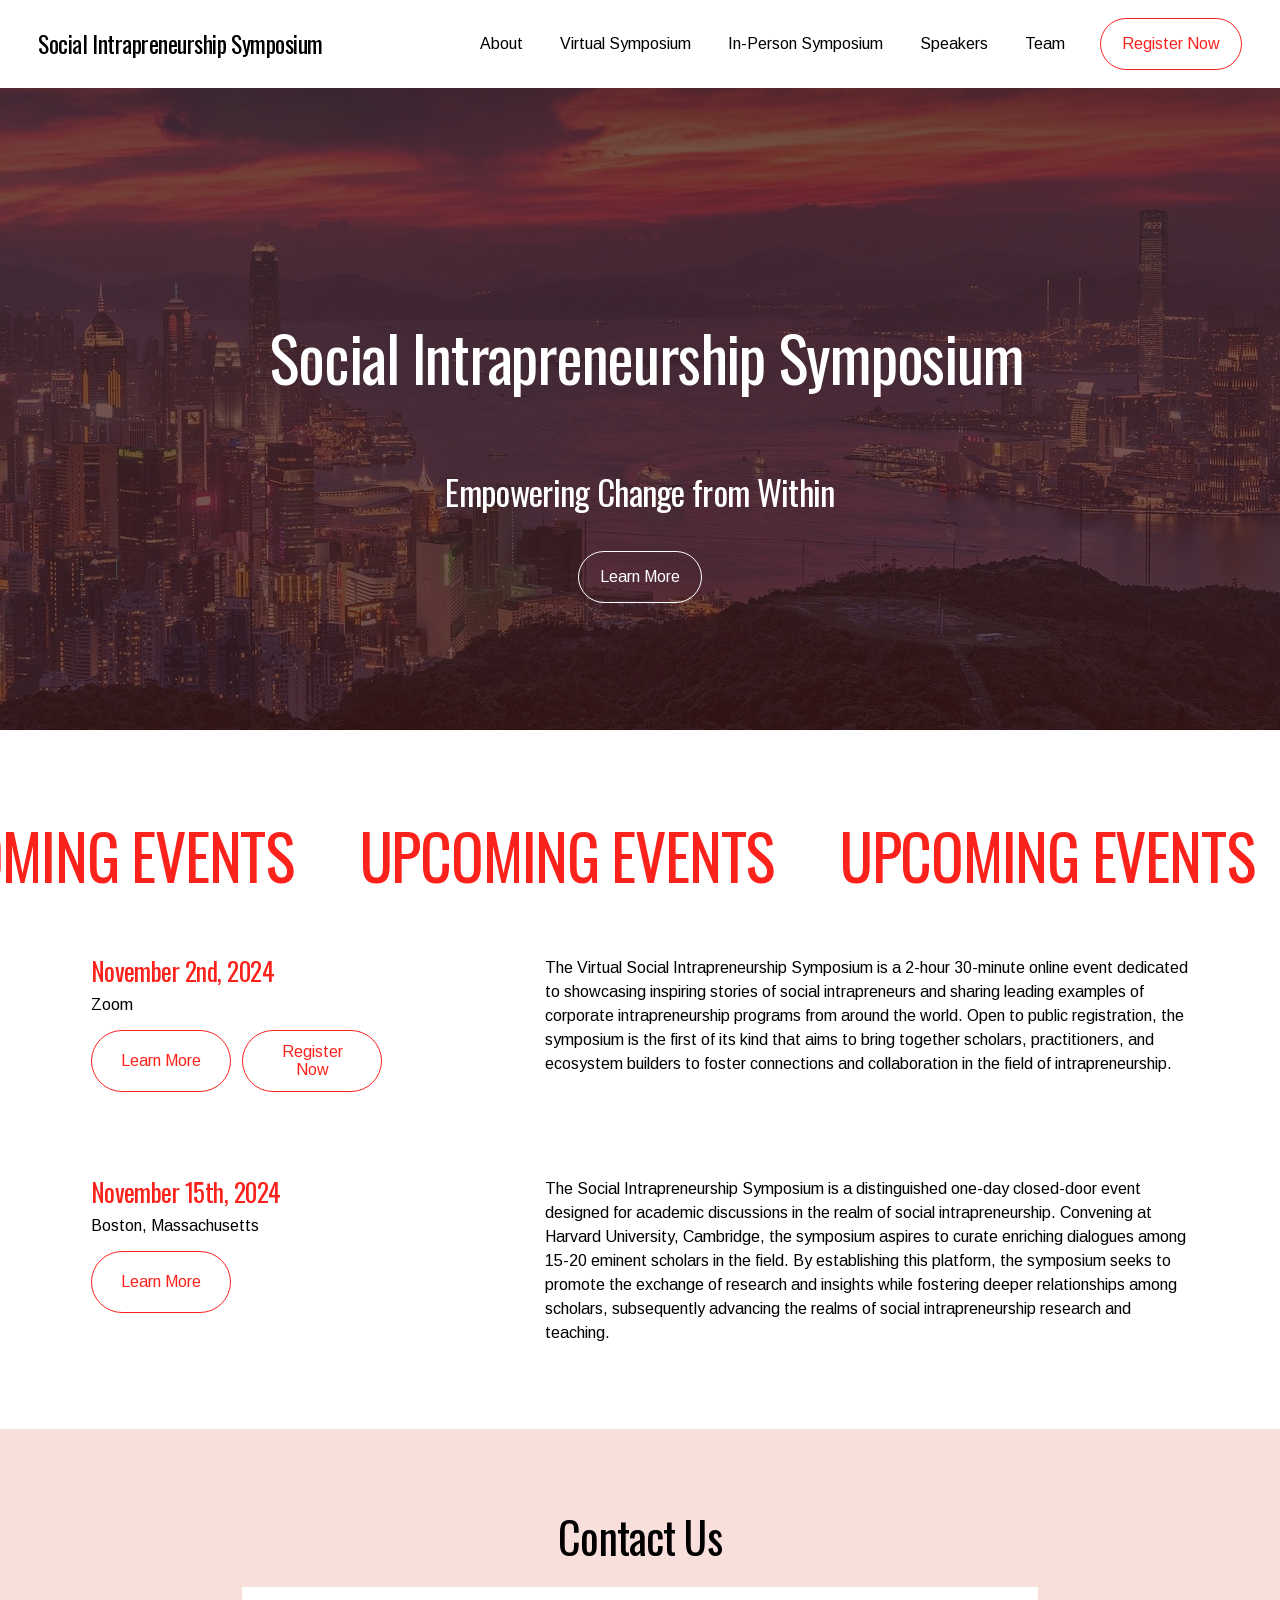
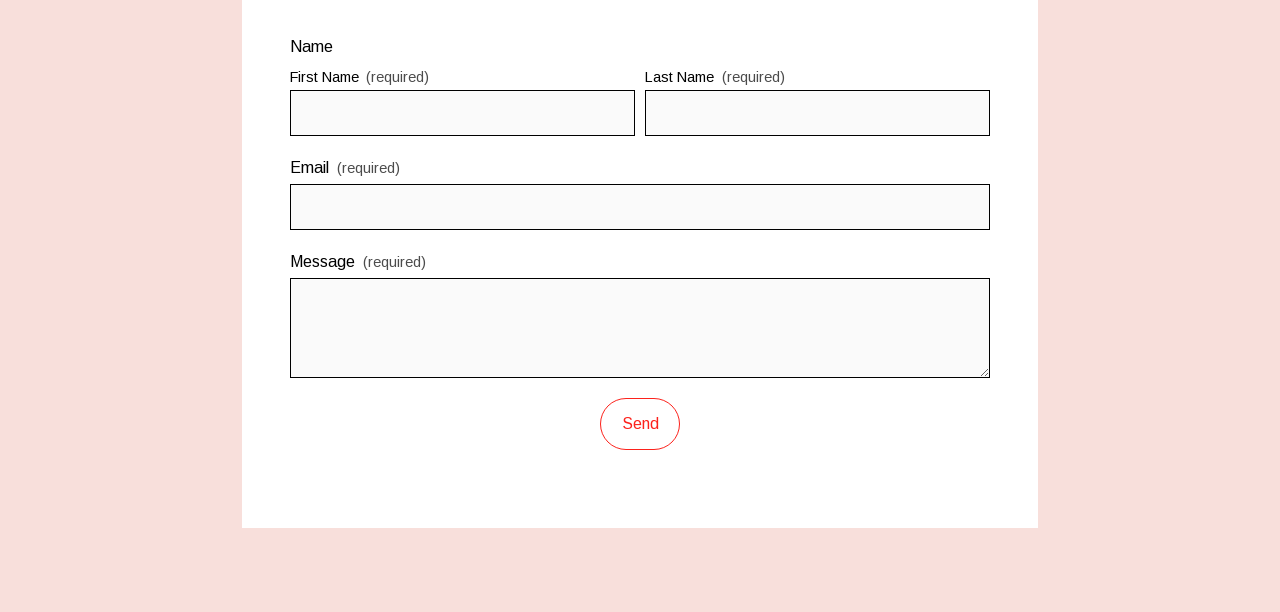
<file: index.html>
<!DOCTYPE html>

<html class="yui3-js-enabled js flexbox canvas canvastext webgl no-touch hashchange history draganddrop rgba hsla multiplebgs backgroundsize borderimage borderradius boxshadow textshadow opacity cssanimations csscolumns cssgradients cssreflections csstransforms no-csstransforms3d csstransitions video audio svg inlinesvg svgclippaths sqs-feature-gate-refresh-enabled squarespace-damask browser-safari sqs-preview-full-screen" data-authenticated-account="" lang="en-US" sqs-emotion-frame-cache-identifier="1" style="--header-height: 86.03125px; scroll-behavior: smooth;" xmlns:fb="http://www.facebook.com/2008/fbml" xmlns:og="http://opengraphprotocol.org/schema/"><head><meta content="text/html; charset=utf-8" http-equiv="Content-Type"/><meta content="A7vZI3v+Gz7JfuRolKNM4Aff6zaGuT7X0mf3wtoZTnKv6497cVMnhy03KDqX7kBz/q/[base64]" http-equiv="origin-trial"/>
<meta content="IE=edge,chrome=1" http-equiv="X-UA-Compatible"/>
<meta content="width=device-width, initial-scale=1" name="viewport"/>
<link charset="utf-8" href="./assets/5134e5baa3f3.css" id="yui_3_17_2_1_1794294722542_419" rel="stylesheet"/>
<title>Social Intrapreneurship Symposium</title>
<meta content="Sec-CH-UA-Platform-Version, Sec-CH-UA-Model" http-equiv="Accept-CH"/>
<meta content="Social Intrapreneurship Symposium" property="og:site_name"/>
<meta content="Social Intrapreneurship Symposium" property="og:title"/>
<meta content="https://jiangyue-amber.github.io/social-intrapreneurship-symposium/" property="og:url"/>
<meta content="website" property="og:type"/>
<meta content="Social Intrapreneurship Symposium" itemprop="name"/>
<meta content="https://jiangyue-amber.github.io/social-intrapreneurship-symposium/" itemprop="url"/>
<meta content="Social Intrapreneurship Symposium" name="twitter:title"/>
<meta content="https://jiangyue-amber.github.io/social-intrapreneurship-symposium/" name="twitter:url"/>
<meta content="summary" name="twitter:card"/>
<meta content="" name="description"/>
<style data-sqsp-font-ids="6a313952691a2d058d1a1aed,6a312332fd7025398af24cc5">
/* latin */
@font-face {
  font-family: 'Oswald';
  font-style: normal;
  font-weight: 400;
  font-display: swap;
  src: url('./assets/3ca19408074f.woff2') format('woff2');
  unicode-range: U+0000-00FF, U+0131, U+0152-0153, U+02BB-02BC, U+02C6, U+02DA, U+02DC, U+0304, U+0308, U+0329, U+2000-206F, U+20AC, U+2122, U+2191, U+2193, U+2212, U+2215, U+FEFF, U+FFFD;
}
/* cyrillic */
@font-face {
  font-family: 'Oswald';
  font-style: normal;
  font-weight: 400;
  font-display: swap;
  src: url('./assets/e021f6838b1f.woff2') format('woff2');
  unicode-range: U+0301, U+0400-045F, U+0490-0491, U+04B0-04B1, U+2116;
}
/* latin-ext */
@font-face {
  font-family: 'Oswald';
  font-style: normal;
  font-weight: 400;
  font-display: swap;
  src: url('./assets/04c1a37042da.woff2') format('woff2');
  unicode-range: U+0100-02BA, U+02BD-02C5, U+02C7-02CC, U+02CE-02D7, U+02DD-02FF, U+0304, U+0308, U+0329, U+1D00-1DBF, U+1E00-1E9F, U+1EF2-1EFF, U+2020, U+20A0-20AB, U+20AD-20C0, U+2113, U+2C60-2C7F, U+A720-A7FF;
}
/* cyrillic-ext */
@font-face {
  font-family: 'Oswald';
  font-style: normal;
  font-weight: 400;
  font-display: swap;
  src: url('./assets/b1b233dc0657.woff2') format('woff2');
  unicode-range: U+0460-052F, U+1C80-1C8A, U+20B4, U+2DE0-2DFF, U+A640-A69F, U+FE2E-FE2F;
}
/* vietnamese */
@font-face {
  font-family: 'Oswald';
  font-style: normal;
  font-weight: 400;
  font-display: swap;
  src: url('./assets/2097e4cf7d9b.woff2') format('woff2');
  unicode-range: U+0102-0103, U+0110-0111, U+0128-0129, U+0168-0169, U+01A0-01A1, U+01AF-01B0, U+0300-0301, U+0303-0304, U+0308-0309, U+0323, U+0329, U+1EA0-1EF9, U+20AB;
}
/* cyrillic */
@font-face {
  font-family: 'Arimo';
  font-style: italic;
  font-weight: 400;
  font-display: swap;
  src: url('./assets/3d8c59355ca6.woff2') format('woff2');
  unicode-range: U+0301, U+0400-045F, U+0490-0491, U+04B0-04B1, U+2116;
}
/* hebrew */
@font-face {
  font-family: 'Arimo';
  font-style: italic;
  font-weight: 400;
  font-display: swap;
  src: url('./assets/bcac7b655c4f.woff2') format('woff2');
  unicode-range: U+0307-0308, U+0590-05FF, U+200C-2010, U+20AA, U+25CC, U+FB1D-FB4F;
}
/* greek-ext */
@font-face {
  font-family: 'Arimo';
  font-style: italic;
  font-weight: 400;
  font-display: swap;
  src: url('./assets/6a1532eab971.woff2') format('woff2');
  unicode-range: U+1F00-1FFF;
}
/* latin */
@font-face {
  font-family: 'Arimo';
  font-style: italic;
  font-weight: 400;
  font-display: swap;
  src: url('./assets/80138d2940ec.woff2') format('woff2');
  unicode-range: U+0000-00FF, U+0131, U+0152-0153, U+02BB-02BC, U+02C6, U+02DA, U+02DC, U+0304, U+0308, U+0329, U+2000-206F, U+20AC, U+2122, U+2191, U+2193, U+2212, U+2215, U+FEFF, U+FFFD;
}
/* greek */
@font-face {
  font-family: 'Arimo';
  font-style: italic;
  font-weight: 400;
  font-display: swap;
  src: url('./assets/4d196c4b2ea0.woff2') format('woff2');
  unicode-range: U+0370-0377, U+037A-037F, U+0384-038A, U+038C, U+038E-03A1, U+03A3-03FF;
}
/* vietnamese */
@font-face {
  font-family: 'Arimo';
  font-style: italic;
  font-weight: 400;
  font-display: swap;
  src: url('./assets/6a8d2e7d8936.woff2') format('woff2');
  unicode-range: U+0102-0103, U+0110-0111, U+0128-0129, U+0168-0169, U+01A0-01A1, U+01AF-01B0, U+0300-0301, U+0303-0304, U+0308-0309, U+0323, U+0329, U+1EA0-1EF9, U+20AB;
}
/* latin-ext */
@font-face {
  font-family: 'Arimo';
  font-style: italic;
  font-weight: 400;
  font-display: swap;
  src: url('./assets/17d0e06b6223.woff2') format('woff2');
  unicode-range: U+0100-02BA, U+02BD-02C5, U+02C7-02CC, U+02CE-02D7, U+02DD-02FF, U+0304, U+0308, U+0329, U+1D00-1DBF, U+1E00-1E9F, U+1EF2-1EFF, U+2020, U+20A0-20AB, U+20AD-20C0, U+2113, U+2C60-2C7F, U+A720-A7FF;
}
/* cyrillic-ext */
@font-face {
  font-family: 'Arimo';
  font-style: italic;
  font-weight: 400;
  font-display: swap;
  src: url('./assets/51fdb5f037b9.woff2') format('woff2');
  unicode-range: U+0460-052F, U+1C80-1C8A, U+20B4, U+2DE0-2DFF, U+A640-A69F, U+FE2E-FE2F;
}
/* latin */
@font-face {
  font-family: 'Arimo';
  font-style: normal;
  font-weight: 400;
  font-display: swap;
  src: url('./assets/d316269bfd29.woff2') format('woff2');
  unicode-range: U+0000-00FF, U+0131, U+0152-0153, U+02BB-02BC, U+02C6, U+02DA, U+02DC, U+0304, U+0308, U+0329, U+2000-206F, U+20AC, U+2122, U+2191, U+2193, U+2212, U+2215, U+FEFF, U+FFFD;
}
/* greek-ext */
@font-face {
  font-family: 'Arimo';
  font-style: normal;
  font-weight: 400;
  font-display: swap;
  src: url('./assets/73366432275b.woff2') format('woff2');
  unicode-range: U+1F00-1FFF;
}
/* cyrillic */
@font-face {
  font-family: 'Arimo';
  font-style: normal;
  font-weight: 400;
  font-display: swap;
  src: url('./assets/81b33e39eb54.woff2') format('woff2');
  unicode-range: U+0301, U+0400-045F, U+0490-0491, U+04B0-04B1, U+2116;
}
/* latin-ext */
@font-face {
  font-family: 'Arimo';
  font-style: normal;
  font-weight: 400;
  font-display: swap;
  src: url('./assets/2ec8b0e42109.woff2') format('woff2');
  unicode-range: U+0100-02BA, U+02BD-02C5, U+02C7-02CC, U+02CE-02D7, U+02DD-02FF, U+0304, U+0308, U+0329, U+1D00-1DBF, U+1E00-1E9F, U+1EF2-1EFF, U+2020, U+20A0-20AB, U+20AD-20C0, U+2113, U+2C60-2C7F, U+A720-A7FF;
}
/* cyrillic-ext */
@font-face {
  font-family: 'Arimo';
  font-style: normal;
  font-weight: 400;
  font-display: swap;
  src: url('./assets/eb4bc5806629.woff2') format('woff2');
  unicode-range: U+0460-052F, U+1C80-1C8A, U+20B4, U+2DE0-2DFF, U+A640-A69F, U+FE2E-FE2F;
}
/* vietnamese */
@font-face {
  font-family: 'Arimo';
  font-style: normal;
  font-weight: 400;
  font-display: swap;
  src: url('./assets/751e1b1fd7fa.woff2') format('woff2');
  unicode-range: U+0102-0103, U+0110-0111, U+0128-0129, U+0168-0169, U+01A0-01A1, U+01AF-01B0, U+0300-0301, U+0303-0304, U+0308-0309, U+0323, U+0329, U+1EA0-1EF9, U+20AB;
}
/* hebrew */
@font-face {
  font-family: 'Arimo';
  font-style: normal;
  font-weight: 400;
  font-display: swap;
  src: url('./assets/11663aa48a90.woff2') format('woff2');
  unicode-range: U+0307-0308, U+0590-05FF, U+200C-2010, U+20AA, U+25CC, U+FB1D-FB4F;
}
/* greek */
@font-face {
  font-family: 'Arimo';
  font-style: normal;
  font-weight: 400;
  font-display: swap;
  src: url('./assets/814ecf762d36.woff2') format('woff2');
  unicode-range: U+0370-0377, U+037A-037F, U+0384-038A, U+038C, U+038E-03A1, U+03A3-03FF;
}
/* vietnamese */
@font-face {
  font-family: 'Oswald';
  font-style: normal;
  font-weight: 700;
  font-display: swap;
  src: url('./assets/91e4f6ae989f.woff2') format('woff2');
  unicode-range: U+0102-0103, U+0110-0111, U+0128-0129, U+0168-0169, U+01A0-01A1, U+01AF-01B0, U+0300-0301, U+0303-0304, U+0308-0309, U+0323, U+0329, U+1EA0-1EF9, U+20AB;
}
/* cyrillic-ext */
@font-face {
  font-family: 'Oswald';
  font-style: normal;
  font-weight: 700;
  font-display: swap;
  src: url('./assets/f9af3370f35a.woff2') format('woff2');
  unicode-range: U+0460-052F, U+1C80-1C8A, U+20B4, U+2DE0-2DFF, U+A640-A69F, U+FE2E-FE2F;
}
/* cyrillic */
@font-face {
  font-family: 'Oswald';
  font-style: normal;
  font-weight: 700;
  font-display: swap;
  src: url('./assets/a836cb4f73fb.woff2') format('woff2');
  unicode-range: U+0301, U+0400-045F, U+0490-0491, U+04B0-04B1, U+2116;
}
/* latin-ext */
@font-face {
  font-family: 'Oswald';
  font-style: normal;
  font-weight: 700;
  font-display: swap;
  src: url('./assets/2b250f0f1a75.woff2') format('woff2');
  unicode-range: U+0100-02BA, U+02BD-02C5, U+02C7-02CC, U+02CE-02D7, U+02DD-02FF, U+0304, U+0308, U+0329, U+1D00-1DBF, U+1E00-1E9F, U+1EF2-1EFF, U+2020, U+20A0-20AB, U+20AD-20C0, U+2113, U+2C60-2C7F, U+A720-A7FF;
}
/* latin */
@font-face {
  font-family: 'Oswald';
  font-style: normal;
  font-weight: 700;
  font-display: swap;
  src: url('./assets/514e9388476e.woff2') format('woff2');
  unicode-range: U+0000-00FF, U+0131, U+0152-0153, U+02BB-02BC, U+02C6, U+02DA, U+02DC, U+0304, U+0308, U+0329, U+2000-206F, U+20AC, U+2122, U+2191, U+2193, U+2212, U+2215, U+FEFF, U+FFFD;
}
/* greek */
@font-face {
  font-family: 'Arimo';
  font-style: italic;
  font-weight: 700;
  font-display: swap;
  src: url('./assets/5bfb00b4a042.woff2') format('woff2');
  unicode-range: U+0370-0377, U+037A-037F, U+0384-038A, U+038C, U+038E-03A1, U+03A3-03FF;
}
/* greek-ext */
@font-face {
  font-family: 'Arimo';
  font-style: italic;
  font-weight: 700;
  font-display: swap;
  src: url('./assets/204e21dee47c.woff2') format('woff2');
  unicode-range: U+1F00-1FFF;
}
/* latin */
@font-face {
  font-family: 'Arimo';
  font-style: italic;
  font-weight: 700;
  font-display: swap;
  src: url('./assets/3f325681af24.woff2') format('woff2');
  unicode-range: U+0000-00FF, U+0131, U+0152-0153, U+02BB-02BC, U+02C6, U+02DA, U+02DC, U+0304, U+0308, U+0329, U+2000-206F, U+20AC, U+2122, U+2191, U+2193, U+2212, U+2215, U+FEFF, U+FFFD;
}
/* vietnamese */
@font-face {
  font-family: 'Arimo';
  font-style: italic;
  font-weight: 700;
  font-display: swap;
  src: url('./assets/c46594cd6552.woff2') format('woff2');
  unicode-range: U+0102-0103, U+0110-0111, U+0128-0129, U+0168-0169, U+01A0-01A1, U+01AF-01B0, U+0300-0301, U+0303-0304, U+0308-0309, U+0323, U+0329, U+1EA0-1EF9, U+20AB;
}
/* cyrillic-ext */
@font-face {
  font-family: 'Arimo';
  font-style: italic;
  font-weight: 700;
  font-display: swap;
  src: url('./assets/f979d8344cbe.woff2') format('woff2');
  unicode-range: U+0460-052F, U+1C80-1C8A, U+20B4, U+2DE0-2DFF, U+A640-A69F, U+FE2E-FE2F;
}
/* latin-ext */
@font-face {
  font-family: 'Arimo';
  font-style: italic;
  font-weight: 700;
  font-display: swap;
  src: url('./assets/a1036d4d84c1.woff2') format('woff2');
  unicode-range: U+0100-02BA, U+02BD-02C5, U+02C7-02CC, U+02CE-02D7, U+02DD-02FF, U+0304, U+0308, U+0329, U+1D00-1DBF, U+1E00-1E9F, U+1EF2-1EFF, U+2020, U+20A0-20AB, U+20AD-20C0, U+2113, U+2C60-2C7F, U+A720-A7FF;
}
/* cyrillic */
@font-face {
  font-family: 'Arimo';
  font-style: italic;
  font-weight: 700;
  font-display: swap;
  src: url('./assets/7b9108cd2c79.woff2') format('woff2');
  unicode-range: U+0301, U+0400-045F, U+0490-0491, U+04B0-04B1, U+2116;
}
/* hebrew */
@font-face {
  font-family: 'Arimo';
  font-style: italic;
  font-weight: 700;
  font-display: swap;
  src: url('./assets/a25fa360ea91.woff2') format('woff2');
  unicode-range: U+0307-0308, U+0590-05FF, U+200C-2010, U+20AA, U+25CC, U+FB1D-FB4F;
}
/* cyrillic */
@font-face {
  font-family: 'Arimo';
  font-style: normal;
  font-weight: 700;
  font-display: swap;
  src: url('./assets/adbea6bcbbe4.woff2') format('woff2');
  unicode-range: U+0301, U+0400-045F, U+0490-0491, U+04B0-04B1, U+2116;
}
/* hebrew */
@font-face {
  font-family: 'Arimo';
  font-style: normal;
  font-weight: 700;
  font-display: swap;
  src: url('./assets/6eb6bbe87425.woff2') format('woff2');
  unicode-range: U+0307-0308, U+0590-05FF, U+200C-2010, U+20AA, U+25CC, U+FB1D-FB4F;
}
/* vietnamese */
@font-face {
  font-family: 'Arimo';
  font-style: normal;
  font-weight: 700;
  font-display: swap;
  src: url('./assets/662d3f984220.woff2') format('woff2');
  unicode-range: U+0102-0103, U+0110-0111, U+0128-0129, U+0168-0169, U+01A0-01A1, U+01AF-01B0, U+0300-0301, U+0303-0304, U+0308-0309, U+0323, U+0329, U+1EA0-1EF9, U+20AB;
}
/* greek */
@font-face {
  font-family: 'Arimo';
  font-style: normal;
  font-weight: 700;
  font-display: swap;
  src: url('./assets/def76f20ef9a.woff2') format('woff2');
  unicode-range: U+0370-0377, U+037A-037F, U+0384-038A, U+038C, U+038E-03A1, U+03A3-03FF;
}
/* latin */
@font-face {
  font-family: 'Arimo';
  font-style: normal;
  font-weight: 700;
  font-display: swap;
  src: url('./assets/8c0c042eae7f.woff2') format('woff2');
  unicode-range: U+0000-00FF, U+0131, U+0152-0153, U+02BB-02BC, U+02C6, U+02DA, U+02DC, U+0304, U+0308, U+0329, U+2000-206F, U+20AC, U+2122, U+2191, U+2193, U+2212, U+2215, U+FEFF, U+FFFD;
}
/* greek-ext */
@font-face {
  font-family: 'Arimo';
  font-style: normal;
  font-weight: 700;
  font-display: swap;
  src: url('./assets/7b787a0bca1e.woff2') format('woff2');
  unicode-range: U+1F00-1FFF;
}
/* latin-ext */
@font-face {
  font-family: 'Arimo';
  font-style: normal;
  font-weight: 700;
  font-display: swap;
  src: url('./assets/af627876a456.woff2') format('woff2');
  unicode-range: U+0100-02BA, U+02BD-02C5, U+02C7-02CC, U+02CE-02D7, U+02DD-02FF, U+0304, U+0308, U+0329, U+1D00-1DBF, U+1E00-1E9F, U+1EF2-1EFF, U+2020, U+20A0-20AB, U+20AD-20C0, U+2113, U+2C60-2C7F, U+A720-A7FF;
}
/* cyrillic-ext */
@font-face {
  font-family: 'Arimo';
  font-style: normal;
  font-weight: 700;
  font-display: swap;
  src: url('./assets/9d31e9b44ba9.woff2') format('woff2');
  unicode-range: U+0460-052F, U+1C80-1C8A, U+20B4, U+2DE0-2DFF, U+A640-A69F, U+FE2E-FE2F;
}
</style>
<link href="./assets/1ae84d9f9687.css" rel="stylesheet" type="text/css"/><link href="./assets/05fe97685495.css" rel="stylesheet" type="text/css"/><link href="./assets/62851efff91e.css" rel="stylesheet" type="text/css"/><link href="./assets/670d05653dcf.css" rel="stylesheet" type="text/css"/><link href="./assets/2d3b0f56bd9e.css" rel="stylesheet" type="text/css"/><link href="./assets/36576bc902a3.css" rel="stylesheet" type="text/css"/>
<style id="inert-style">
[inert] {
  pointer-events: none;
  cursor: default;
}

[inert], [inert] * {
  -webkit-user-select: none;
  -moz-user-select: none;
  -ms-user-select: none;
  user-select: none;
}
</style><style id="forms-grecaptcha-badge-style">.grecaptcha-badge { visibility: hidden; }</style><link href="./assets/5ca167d0c98e.css" rel="stylesheet" type="text/css"/><link href="./restoration.css" rel="stylesheet"/></head>
<body class="primary-button-style-outline primary-button-shape-pill secondary-button-style-outline secondary-button-shape-pill tertiary-button-style-outline tertiary-button-shape-underline form-field-style-solid form-field-shape-square form-field-border-all form-field-hover-focus-outline form-field-checkbox-type-icon form-field-checkbox-fill-solid form-field-checkbox-color-inverted form-field-checkbox-shape-square form-field-checkbox-layout-stack form-field-radio-type-icon form-field-radio-fill-solid form-field-radio-color-normal form-field-radio-shape-pill form-field-radio-layout-stack form-field-survey-fill-solid form-field-survey-color-normal form-field-survey-shape-pill form-submit-button-style-label tweak-global-animations-animation-type-none tweak-global-animations-animation-curve-ease image-block-poster-text-alignment-center image-block-card-content-position-center image-block-card-text-alignment-left image-block-overlap-content-position-center image-block-overlap-text-alignment-left image-block-collage-content-position-top image-block-collage-text-alignment-left image-block-stack-text-alignment-left tweak-blog-alternating-side-by-side-width-inset tweak-blog-alternating-side-by-side-image-aspect-ratio-11-square tweak-blog-alternating-side-by-side-text-alignment-left tweak-blog-alternating-side-by-side-read-more-style-show tweak-blog-alternating-side-by-side-image-text-alignment-middle tweak-blog-alternating-side-by-side-delimiter-bullet tweak-blog-alternating-side-by-side-meta-position-top tweak-blog-alternating-side-by-side-primary-meta-categories tweak-blog-alternating-side-by-side-secondary-meta-date tweak-blog-alternating-side-by-side-excerpt-show form-use-theme-colors tweak-global-animations-complexity-level-detailed tweak-global-animations-animation-style-fade tweak-blog-masonry-width-full tweak-blog-masonry-text-alignment-center tweak-blog-masonry-primary-meta-categories tweak-blog-masonry-secondary-meta-date tweak-blog-masonry-meta-position-top tweak-blog-masonry-read-more-style-show tweak-blog-masonry-delimiter-space tweak-blog-masonry-image-placement-above tweak-blog-masonry-excerpt-show tweak-portfolio-grid-overlay-width-full tweak-portfolio-grid-overlay-height-small tweak-portfolio-grid-overlay-image-aspect-ratio-43-four-three tweak-portfolio-grid-overlay-text-placement-center tweak-portfolio-grid-overlay-show-text-after-hover tweak-blog-single-column-width-inset tweak-blog-single-column-text-alignment-center tweak-blog-single-column-image-placement-above tweak-blog-single-column-delimiter-bullet tweak-blog-single-column-read-more-style-show tweak-blog-single-column-primary-meta-categories tweak-blog-single-column-secondary-meta-date tweak-blog-single-column-meta-position-top tweak-blog-single-column-content-excerpt-and-title header-width-full tweak-fixed-header-style-scroll-back tweak-blog-item-width-narrow tweak-blog-item-text-alignment-left tweak-blog-item-meta-position-above-title tweak-blog-item-show-categories tweak-blog-item-show-date tweak-blog-item-delimiter-dash tweak-blog-side-by-side-width-inset tweak-blog-side-by-side-image-placement-left tweak-blog-side-by-side-image-aspect-ratio-11-square tweak-blog-side-by-side-primary-meta-categories tweak-blog-side-by-side-secondary-meta-date tweak-blog-side-by-side-meta-position-top tweak-blog-side-by-side-text-alignment-left tweak-blog-side-by-side-image-text-alignment-middle tweak-blog-side-by-side-read-more-style-show tweak-blog-side-by-side-delimiter-bullet tweak-blog-side-by-side-excerpt-show tweak-events-stacked-width-inset tweak-events-stacked-height-small tweak-events-stacked-show-past-events tweak-events-stacked-show-thumbnails tweak-events-stacked-thumbnail-size-32-standard tweak-events-stacked-date-style-side-tag tweak-events-stacked-show-time tweak-events-stacked-show-location tweak-events-stacked-ical-gcal-links tweak-events-stacked-show-excerpt tweak-blog-basic-grid-width-inset tweak-blog-basic-grid-image-aspect-ratio-32-standard tweak-blog-basic-grid-text-alignment-center tweak-blog-basic-grid-delimiter-bullet tweak-blog-basic-grid-image-placement-above tweak-blog-basic-grid-read-more-style-show tweak-blog-basic-grid-primary-meta-categories tweak-blog-basic-grid-secondary-meta-date tweak-blog-basic-grid-excerpt-show tweak-portfolio-grid-basic-width-inset tweak-portfolio-grid-basic-height-medium tweak-portfolio-grid-basic-image-aspect-ratio-43-four-three tweak-portfolio-grid-basic-text-alignment-left tweak-portfolio-grid-basic-hover-effect-zoom header-overlay-alignment-center tweak-portfolio-index-background-link-format-stacked tweak-portfolio-index-background-width-full-bleed tweak-portfolio-index-background-height-large tweak-portfolio-index-background-vertical-alignment-middle tweak-portfolio-index-background-horizontal-alignment-center tweak-portfolio-index-background-delimiter-none tweak-portfolio-index-background-animation-type-fade tweak-portfolio-index-background-animation-duration-medium tweak-portfolio-hover-follow-layout-inline tweak-portfolio-hover-follow-delimiter-bullet tweak-portfolio-hover-follow-animation-type-fade tweak-portfolio-hover-follow-animation-duration-fast tweak-portfolio-hover-static-layout-inline tweak-portfolio-hover-static-front tweak-portfolio-hover-static-delimiter-hyphen tweak-portfolio-hover-static-animation-type-fade tweak-portfolio-hover-static-animation-duration-fast hide-opentable-icons opentable-style-dark tweak-product-quick-view-button-style-floating tweak-product-quick-view-button-position-bottom tweak-product-quick-view-lightbox-excerpt-display-truncate tweak-product-quick-view-lightbox-show-arrows tweak-product-quick-view-lightbox-show-close-button tweak-product-quick-view-lightbox-controls-weight-light native-currency-code-usd collection-66f999a3ea31014351ff5081 collection-type-page collection-layout-default homepage mobile-style-available sqs-seven-one seven-one-global-animations sqs-hide-overlay-widgets sqs-device-view-desktop sqs-jacquard sqs-jacquard-outline-beta is-expanded" data-animation-state="booted" id="collection-66f999a3ea31014351ff5081" tabindex="-1"><div class="clearfix site-wrapper" id="siteWrapper">
<div class="floating-cart hidden" id="floatingCart">
</div>
<header class="white header theme-col--primary sqs-frontend-overlay-editor-widget-host header-improvement" data-controller="Header" data-controllers-bound="Header" data-current-styles='{
                                                                                                                                                                                                                                                                                                                                                                                                                      "layout": "navRight",
                                                                                                                                                                                                                                                                                                                                                                                                                      "action": {
                                                                                                                                                                                                                                                                                                                                                                                                                        "href": "https://harvard.zoom.us/webinar/register/WN_sBGqQusDRWOr5Lxrot58cw",
                                                                                                                                                                                                                                                                                                                                                                                                                        "buttonText": "Register Now",
                                                                                                                                                                                                                                                                                                                                                                                                                        "newWindow": true
                                                                                                                                                                                                                                                                                                                                                                                                                      },
                                                                                                                                                                                                                                                                                                                                                                                                                      "showSocial": false,
                                                                                                                                                                                                                                                                                                                                                                                                                      "socialOptions": {
                                                                                                                                                                                                                                                                                                                                                                                                                        "socialBorderShape": "none",
                                                                                                                                                                                                                                                                                                                                                                                                                        "socialBorderStyle": "outline",
                                                                                                                                                                                                                                                                                                                                                                                                                        "socialBorderThickness": {
                                                                                                                                                                                                                                                                                                                                                                                                                          "unit": "px",
                                                                                                                                                                                                                                                                                                                                                                                                                          "value": 1.0
                                                                                                                                                                                                                                                                                                                                                                                                                        }
                                                                                                                                                                                                                                                                                                                                                                                                                      },
                                                                                                                                                                                                                                                                                                                                                                                                                      "sectionTheme": "white",
                                                                                                                                                                                                                                                                                                                                                                                                                      "menuOverlayAnimation": "fade",
                                                                                                                                                                                                                                                                                                                                                                                                                      "cartStyle": "cart",
                                                                                                                                                                                                                                                                                                                                                                                                                      "cartText": "Cart",
                                                                                                                                                                                                                                                                                                                                                                                                                      "showEmptyCartState": true,
                                                                                                                                                                                                                                                                                                                                                                                                                      "cartOptions": {
                                                                                                                                                                                                                                                                                                                                                                                                                        "iconType": "solid-7",
                                                                                                                                                                                                                                                                                                                                                                                                                        "cartBorderShape": "none",
                                                                                                                                                                                                                                                                                                                                                                                                                        "cartBorderStyle": "outline",
                                                                                                                                                                                                                                                                                                                                                                                                                        "cartBorderThickness": {
                                                                                                                                                                                                                                                                                                                                                                                                                          "unit": "px",
                                                                                                                                                                                                                                                                                                                                                                                                                          "value": 1.0
                                                                                                                                                                                                                                                                                                                                                                                                                        }
                                                                                                                                                                                                                                                                                                                                                                                                                      },
                                                                                                                                                                                                                                                                                                                                                                                                                      "showButton": true,
                                                                                                                                                                                                                                                                                                                                                                                                                      "showCart": false,
                                                                                                                                                                                                                                                                                                                                                                                                                      "showAccountLogin": false,
                                                                                                                                                                                                                                                                                                                                                                                                                      "headerStyle": "theme",
                                                                                                                                                                                                                                                                                                                                                                                                                      "languagePicker": {
                                                                                                                                                                                                                                                                                                                                                                                                                        "enabled": false,
                                                                                                                                                                                                                                                                                                                                                                                                                        "iconEnabled": false,
                                                                                                                                                                                                                                                                                                                                                                                                                        "iconType": "globe",
                                                                                                                                                                                                                                                                                                                                                                                                                        "flagShape": "shiny",
                                                                                                                                                                                                                                                                                                                                                                                                                        "languageFlags": [ ]
                                                                                                                                                                                                                                                                                                                                                                                                                      },
                                                                                                                                                                                                                                                                                                                                                                                                                      "iconOptions": {
                                                                                                                                                                                                                                                                                                                                                                                                                        "desktopDropdownIconOptions": {
                                                                                                                                                                                                                                                                                                                                                                                                                          "endcapType": "square",
                                                                                                                                                                                                                                                                                                                                                                                                                          "folderDropdownIcon": "none",
                                                                                                                                                                                                                                                                                                                                                                                                                          "languagePickerIcon": "openArrowHead"
                                                                                                                                                                                                                                                                                                                                                                                                                        },
                                                                                                                                                                                                                                                                                                                                                                                                                        "mobileDropdownIconOptions": {
                                                                                                                                                                                                                                                                                                                                                                                                                          "endcapType": "square",
                                                                                                                                                                                                                                                                                                                                                                                                                          "folderDropdownIcon": "openArrowHead",
                                                                                                                                                                                                                                                                                                                                                                                                                          "languagePickerIcon": "openArrowHead"
                                                                                                                                                                                                                                                                                                                                                                                                                        }
                                                                                                                                                                                                                                                                                                                                                                                                                      },
                                                                                                                                                                                                                                                                                                                                                                                                                      "mobileOptions": {
                                                                                                                                                                                                                                                                                                                                                                                                                        "layout": "logoLeftNavRight",
                                                                                                                                                                                                                                                                                                                                                                                                                        "menuIconOptions": {
                                                                                                                                                                                                                                                                                                                                                                                                                          "style": "doubleLineHamburger",
                                                                                                                                                                                                                                                                                                                                                                                                                          "thickness": {
                                                                                                                                                                                                                                                                                                                                                                                                                            "unit": "px",
                                                                                                                                                                                                                                                                                                                                                                                                                            "value": 1.0
                                                                                                                                                                                                                                                                                                                                                                                                                          }
                                                                                                                                                                                                                                                                                                                                                                                                                        }
                                                                                                                                                                                                                                                                                                                                                                                                                      },
                                                                                                                                                                                                                                                                                                                                                                                                                      "solidOptions": {
                                                                                                                                                                                                                                                                                                                                                                                                                        "headerOpacity": {
                                                                                                                                                                                                                                                                                                                                                                                                                          "unit": "%",
                                                                                                                                                                                                                                                                                                                                                                                                                          "value": 100.0
                                                                                                                                                                                                                                                                                                                                                                                                                        },
                                                                                                                                                                                                                                                                                                                                                                                                                        "blurBackground": {
                                                                                                                                                                                                                                                                                                                                                                                                                          "enabled": false,
                                                                                                                                                                                                                                                                                                                                                                                                                          "blurRadius": {
                                                                                                                                                                                                                                                                                                                                                                                                                            "unit": "px",
                                                                                                                                                                                                                                                                                                                                                                                                                            "value": 12.0
                                                                                                                                                                                                                                                                                                                                                                                                                          }
                                                                                                                                                                                                                                                                                                                                                                                                                        },
                                                                                                                                                                                                                                                                                                                                                                                                                        "backgroundColor": {
                                                                                                                                                                                                                                                                                                                                                                                                                          "type": "SITE_PALETTE_COLOR",
                                                                                                                                                                                                                                                                                                                                                                                                                          "sitePaletteColor": {
                                                                                                                                                                                                                                                                                                                                                                                                                            "colorName": "white",
                                                                                                                                                                                                                                                                                                                                                                                                                            "alphaModifier": 1.0
                                                                                                                                                                                                                                                                                                                                                                                                                          }
                                                                                                                                                                                                                                                                                                                                                                                                                        },
                                                                                                                                                                                                                                                                                                                                                                                                                        "navigationColor": {
                                                                                                                                                                                                                                                                                                                                                                                                                          "type": "SITE_PALETTE_COLOR",
                                                                                                                                                                                                                                                                                                                                                                                                                          "sitePaletteColor": {
                                                                                                                                                                                                                                                                                                                                                                                                                            "colorName": "black",
                                                                                                                                                                                                                                                                                                                                                                                                                            "alphaModifier": 1.0
                                                                                                                                                                                                                                                                                                                                                                                                                          }
                                                                                                                                                                                                                                                                                                                                                                                                                        }
                                                                                                                                                                                                                                                                                                                                                                                                                      },
                                                                                                                                                                                                                                                                                                                                                                                                                      "gradientOptions": {
                                                                                                                                                                                                                                                                                                                                                                                                                        "gradientType": "faded",
                                                                                                                                                                                                                                                                                                                                                                                                                        "headerOpacity": {
                                                                                                                                                                                                                                                                                                                                                                                                                          "unit": "%",
                                                                                                                                                                                                                                                                                                                                                                                                                          "value": 90.0
                                                                                                                                                                                                                                                                                                                                                                                                                        },
                                                                                                                                                                                                                                                                                                                                                                                                                        "blurBackground": {
                                                                                                                                                                                                                                                                                                                                                                                                                          "enabled": false,
                                                                                                                                                                                                                                                                                                                                                                                                                          "blurRadius": {
                                                                                                                                                                                                                                                                                                                                                                                                                            "unit": "px",
                                                                                                                                                                                                                                                                                                                                                                                                                            "value": 12.0
                                                                                                                                                                                                                                                                                                                                                                                                                          }
                                                                                                                                                                                                                                                                                                                                                                                                                        },
                                                                                                                                                                                                                                                                                                                                                                                                                        "backgroundColor": {
                                                                                                                                                                                                                                                                                                                                                                                                                          "type": "SITE_PALETTE_COLOR",
                                                                                                                                                                                                                                                                                                                                                                                                                          "sitePaletteColor": {
                                                                                                                                                                                                                                                                                                                                                                                                                            "colorName": "white",
                                                                                                                                                                                                                                                                                                                                                                                                                            "alphaModifier": 1.0
                                                                                                                                                                                                                                                                                                                                                                                                                          }
                                                                                                                                                                                                                                                                                                                                                                                                                        },
                                                                                                                                                                                                                                                                                                                                                                                                                        "navigationColor": {
                                                                                                                                                                                                                                                                                                                                                                                                                          "type": "SITE_PALETTE_COLOR",
                                                                                                                                                                                                                                                                                                                                                                                                                          "sitePaletteColor": {
                                                                                                                                                                                                                                                                                                                                                                                                                            "colorName": "black",
                                                                                                                                                                                                                                                                                                                                                                                                                            "alphaModifier": 1.0
                                                                                                                                                                                                                                                                                                                                                                                                                          }
                                                                                                                                                                                                                                                                                                                                                                                                                        }
                                                                                                                                                                                                                                                                                                                                                                                                                      },
                                                                                                                                                                                                                                                                                                                                                                                                                      "dropShadowOptions": {
                                                                                                                                                                                                                                                                                                                                                                                                                        "enabled": true,
                                                                                                                                                                                                                                                                                                                                                                                                                        "blur": {
                                                                                                                                                                                                                                                                                                                                                                                                                          "unit": "px",
                                                                                                                                                                                                                                                                                                                                                                                                                          "value": 48.0
                                                                                                                                                                                                                                                                                                                                                                                                                        },
                                                                                                                                                                                                                                                                                                                                                                                                                        "spread": {
                                                                                                                                                                                                                                                                                                                                                                                                                          "unit": "px",
                                                                                                                                                                                                                                                                                                                                                                                                                          "value": 12.0
                                                                                                                                                                                                                                                                                                                                                                                                                        },
                                                                                                                                                                                                                                                                                                                                                                                                                        "distance": {
                                                                                                                                                                                                                                                                                                                                                                                                                          "unit": "px",
                                                                                                                                                                                                                                                                                                                                                                                                                          "value": 12.0
                                                                                                                                                                                                                                                                                                                                                                                                                        }
                                                                                                                                                                                                                                                                                                                                                                                                                      },
                                                                                                                                                                                                                                                                                                                                                                                                                      "borderOptions": {
                                                                                                                                                                                                                                                                                                                                                                                                                        "enabled": false,
                                                                                                                                                                                                                                                                                                                                                                                                                        "position": "allSides",
                                                                                                                                                                                                                                                                                                                                                                                                                        "thickness": {
                                                                                                                                                                                                                                                                                                                                                                                                                          "unit": "px",
                                                                                                                                                                                                                                                                                                                                                                                                                          "value": 4.0
                                                                                                                                                                                                                                                                                                                                                                                                                        },
                                                                                                                                                                                                                                                                                                                                                                                                                        "color": {
                                                                                                                                                                                                                                                                                                                                                                                                                          "type": "SITE_PALETTE_COLOR",
                                                                                                                                                                                                                                                                                                                                                                                                                          "sitePaletteColor": {
                                                                                                                                                                                                                                                                                                                                                                                                                            "colorName": "black",
                                                                                                                                                                                                                                                                                                                                                                                                                            "alphaModifier": 1.0
                                                                                                                                                                                                                                                                                                                                                                                                                          }
                                                                                                                                                                                                                                                                                                                                                                                                                        }
                                                                                                                                                                                                                                                                                                                                                                                                                      },
                                                                                                                                                                                                                                                                                                                                                                                                                      "showPromotedElement": false,
                                                                                                                                                                                                                                                                                                                                                                                                                      "buttonVariant": "primary",
                                                                                                                                                                                                                                                                                                                                                                                                                      "blurBackground": {
                                                                                                                                                                                                                                                                                                                                                                                                                        "enabled": false,
                                                                                                                                                                                                                                                                                                                                                                                                                        "blurRadius": {
                                                                                                                                                                                                                                                                                                                                                                                                                          "unit": "px",
                                                                                                                                                                                                                                                                                                                                                                                                                          "value": 12.0
                                                                                                                                                                                                                                                                                                                                                                                                                        }
                                                                                                                                                                                                                                                                                                                                                                                                                      },
                                                                                                                                                                                                                                                                                                                                                                                                                      "headerOpacity": {
                                                                                                                                                                                                                                                                                                                                                                                                                        "unit": "%",
                                                                                                                                                                                                                                                                                                                                                                                                                        "value": 100.0
                                                                                                                                                                                                                                                                                                                                                                                                                      }
                                                                                                                                                                                                                                                                                                                                                                                                                    }' data-edit-button-text="Edit Header" data-first-focusable-element="" data-guidance-engine="guidance-engine-header" data-header-style="theme" data-language-picker='{
                                                                                                                                                                                                                                                                                                                                                                                                                      "enabled": false,
                                                                                                                                                                                                                                                                                                                                                                                                                      "iconEnabled": false,
                                                                                                                                                                                                                                                                                                                                                                                                                      "iconType": "globe",
                                                                                                                                                                                                                                                                                                                                                                                                                      "flagShape": "shiny",
                                                                                                                                                                                                                                                                                                                                                                                                                      "languageFlags": [ ]
                                                                                                                                                                                                                                                                                                                                                                                                                    }' data-section-id="header" data-section-theme="white" data-test="header" id="header" style="
      
      
        --headerBorderColor: hsla(var(--black-hsl), 1);
      
      
        --solidHeaderBackgroundColor: hsla(var(--white-hsl), 1);
      
      
        --solidHeaderNavigationColor: hsla(var(--black-hsl), 1);
      
      
        --gradientHeaderBackgroundColor: hsla(var(--white-hsl), 1);
      
      
        --gradientHeaderNavigationColor: hsla(var(--black-hsl), 1);
      
    " tabindex="-1"><div class="header-edit-button-container" style="display: block;"><div class="header-edit-button-wrapper section-toolbar-button-wrapper"></div></div>
<svg style="display:none" viewbox="0 0 22 22" xmlns="http://www.w3.org/2000/svg">
<symbol id="circle">
<path d="M11.5 17C14.5376 17 17 14.5376 17 11.5C17 8.46243 14.5376 6 11.5 6C8.46243 6 6 8.46243 6 11.5C6 14.5376 8.46243 17 11.5 17Z" fill="none"></path>
</symbol>
<symbol id="circleFilled">
<path d="M11.5 17C14.5376 17 17 14.5376 17 11.5C17 8.46243 14.5376 6 11.5 6C8.46243 6 6 8.46243 6 11.5C6 14.5376 8.46243 17 11.5 17Z"></path>
</symbol>
<symbol id="dash">
<path d="M11 11H19H3"></path>
</symbol>
<symbol id="squareFilled">
<rect height="11" width="11" x="6" y="6"></rect>
</symbol>
<symbol id="square">
<rect fill="none" height="9" stroke="inherit" width="9" x="7" y="7"></rect>
</symbol>
<symbol id="plus">
<path d="M11 3V19"></path>
<path d="M19 11L3 11"></path>
</symbol>
<symbol id="closedArrow">
<path d="M11 11V2M11 18.1797L17 11.1477L5 11.1477L11 18.1797Z" fill="none"></path>
</symbol>
<symbol id="closedArrowFilled">
<path d="M11 11L11 2" fill="none" stroke="inherit"></path>
<path clip-rule="evenodd" d="M2.74695 9.38428L19.038 9.38428L10.8925 19.0846L2.74695 9.38428Z" fill-rule="evenodd" stroke-width="1"></path>
</symbol>
<symbol id="closedArrowHead" viewbox="0 0 22 22" xmlns="http://www.w3.org/2000/symbol">
<path d="M18 7L11 15L4 7L18 7Z" fill="none" stroke="inherit"></path>
</symbol>
<symbol id="closedArrowHeadFilled" viewbox="0 0 22 22" xmlns="http://www.w3.org/2000/symbol">
<path d="M18.875 6.5L11 15.5L3.125 6.5L18.875 6.5Z"></path>
</symbol>
<symbol id="openArrow">
<path d="M11 18.3591L11 3" fill="none" stroke="inherit"></path>
<path d="M18 11.5L11 18.5L4 11.5" fill="none" stroke="inherit"></path>
</symbol>
<symbol id="openArrowHead">
<path d="M18 7L11 14L4 7" fill="none"></path>
</symbol>
<symbol id="pinchedArrow">
<path d="M11 17.3591L11 2" fill="none"></path>
<path d="M2 11C5.85455 12.2308 8.81818 14.9038 11 18C13.1818 14.8269 16.1455 12.1538 20 11" fill="none"></path>
</symbol>
<symbol id="pinchedArrowFilled">
<path d="M11.05 10.4894C7.04096 8.73759 1.05005 8 1.05005 8C6.20459 11.3191 9.41368 14.1773 11.05 21C12.6864 14.0851 15.8955 11.227 21.05 8C21.05 8 15.0591 8.73759 11.05 10.4894Z" stroke-width="1"></path>
<path d="M11 11L11 1" fill="none"></path>
</symbol>
<symbol id="pinchedArrowHead">
<path d="M2 7.24091C5.85455 8.40454 8.81818 10.9318 11 13.8591C13.1818 10.8591 16.1455 8.33181 20 7.24091" fill="none"></path>
</symbol>
<symbol id="pinchedArrowHeadFilled">
<path d="M11.05 7.1591C7.04096 5.60456 1.05005 4.95001 1.05005 4.95001C6.20459 7.89547 9.41368 10.4318 11.05 16.4864C12.6864 10.35 15.8955 7.81365 21.05 4.95001C21.05 4.95001 15.0591 5.60456 11.05 7.1591Z"></path>
</symbol>
</svg>
<div class="sqs-announcement-bar-dropzone"></div>
<div class="header-announcement-bar-wrapper">
<a class="header-skip-link sqs-button-element--primary" href="./index.html#page">
        Skip to Content
      </a>
<style>
    @supports (-webkit-backdrop-filter: none) or (backdrop-filter: none) {
        .header-blur-background {
            
            
        }
    }
</style>
<div class="header-border" data-header-border="false" data-header-style="theme" data-test="header-border" style="




"></div>
<div class="header-dropshadow" data-header-dropshadow="true" data-header-style="theme" data-test="header-dropshadow" style="
  box-shadow: 0px 12px 48px 12px;
"></div>
<div class="header-inner container--fluid header-mobile-layout-logo-left-nav-right header-layout-nav-right" data-test="header-inner">
<div class="header-background theme-bg--primary"></div>
<div class="header-display-desktop" data-content-field="site-title">
<div class="header-title-nav-wrapper">
<div class="header-title" data-animation-role="header-element">
<div class="header-title-text">
<a data-animation-role="header-element" href="./index.html" id="site-title">Social Intrapreneurship Symposium</a>
</div>
</div>
<div class="header-nav">
<div class="header-nav-wrapper">
<nav class="header-nav-list">
<div class="header-nav-item header-nav-item--collection">
<a data-animation-role="header-element" href="./about.html">
        About
      </a>
</div>
<div class="header-nav-item header-nav-item--collection">
<a data-animation-role="header-element" href="./virtual-symposium.html">
        Virtual Symposium
      </a>
</div>
<div class="header-nav-item header-nav-item--collection">
<a data-animation-role="header-element" href="./in-person-symposium.html">
        In-Person Symposium
      </a>
</div>
<div class="header-nav-item header-nav-item--collection">
<a data-animation-role="header-element" href="./speakers.html">
        Speakers
      </a>
</div>
<div class="header-nav-item header-nav-item--collection">
<a data-animation-role="header-element" href="./team.html">
        Team
      </a>
</div>
</nav>
</div>
</div>
</div>
<div class="header-actions header-actions--right">
<div class="showOnMobile">
</div>
<div class="showOnDesktop">
</div>
<div class="header-actions-action header-actions-action--cta" data-animation-role="header-element">
<a class="btn btn--border theme-btn--primary-inverse sqs-button-element--primary" href="https://harvard.zoom.us/webinar/register/WN_sBGqQusDRWOr5Lxrot58cw" target="_blank">
                    Register Now
                  </a>
</div>
</div>
<style>
  .top-bun, 
  .patty, 
  .bottom-bun {
    height: 1px;
  }
</style>
<div class="header-burger menu-overlay-has-visible-non-navigation-items" data-animation-role="header-element">
<button class="header-burger-btn burger" data-test="header-burger">
<span class="js-header-burger-open-title visually-hidden">Open Menu</span>
<span class="js-header-burger-close-title visually-hidden" hidden="">Close Menu</span>
<div class="burger-box">
<div class="burger-inner header-menu-icon-doubleLineHamburger">
<div class="top-bun"></div>
<div class="patty"></div>
<div class="bottom-bun"></div>
</div>
</div>
</button>
</div>
</div>
<div class="header-display-mobile" data-content-field="site-title">
<div class="header-title-nav-wrapper">
<div class="header-title" data-animation-role="header-element">
<div class="header-title-text">
<a data-animation-role="header-element" href="./index.html" id="site-title">Social Intrapreneurship Symposium</a>
</div>
</div>
<div class="header-nav">
<div class="header-nav-wrapper">
<nav class="header-nav-list">
<div class="header-nav-item header-nav-item--collection">
<a data-animation-role="header-element" href="./about.html">
        About
      </a>
</div>
<div class="header-nav-item header-nav-item--collection">
<a data-animation-role="header-element" href="./virtual-symposium.html">
        Virtual Symposium
      </a>
</div>
<div class="header-nav-item header-nav-item--collection">
<a data-animation-role="header-element" href="./in-person-symposium.html">
        In-Person Symposium
      </a>
</div>
<div class="header-nav-item header-nav-item--collection">
<a data-animation-role="header-element" href="./speakers.html">
        Speakers
      </a>
</div>
<div class="header-nav-item header-nav-item--collection">
<a data-animation-role="header-element" href="./team.html">
        Team
      </a>
</div>
</nav>
</div>
</div>
</div>
<div class="header-actions header-actions--right">
<div class="showOnMobile">
</div>
<div class="showOnDesktop">
</div>
<div class="header-actions-action header-actions-action--cta" data-animation-role="header-element">
<a class="btn btn--border theme-btn--primary-inverse sqs-button-element--primary" href="https://harvard.zoom.us/webinar/register/WN_sBGqQusDRWOr5Lxrot58cw" target="_blank">
                    Register Now
                  </a>
</div>
</div>
<style>
  .top-bun, 
  .patty, 
  .bottom-bun {
    height: 1px;
  }
</style>
<div class="header-burger menu-overlay-has-visible-non-navigation-items" data-animation-role="header-element">
<button class="header-burger-btn burger" data-test="header-burger">
<span class="js-header-burger-open-title visually-hidden">Open Menu</span>
<span class="js-header-burger-close-title visually-hidden" hidden="">Close Menu</span>
<div class="burger-box">
<div class="burger-inner header-menu-icon-doubleLineHamburger">
<div class="top-bun"></div>
<div class="patty"></div>
<div class="bottom-bun"></div>
</div>
</div>
</button>
</div>
</div>
</div>
</div>
<div class="header-menu header-menu--folder-list" data-current-styles='{
                                                                                                                                                                                                                                                                                                                                                                                                                      "layout": "navRight",
                                                                                                                                                                                                                                                                                                                                                                                                                      "action": {
                                                                                                                                                                                                                                                                                                                                                                                                                        "href": "https://harvard.zoom.us/webinar/register/WN_sBGqQusDRWOr5Lxrot58cw",
                                                                                                                                                                                                                                                                                                                                                                                                                        "buttonText": "Register Now",
                                                                                                                                                                                                                                                                                                                                                                                                                        "newWindow": true
                                                                                                                                                                                                                                                                                                                                                                                                                      },
                                                                                                                                                                                                                                                                                                                                                                                                                      "showSocial": false,
                                                                                                                                                                                                                                                                                                                                                                                                                      "socialOptions": {
                                                                                                                                                                                                                                                                                                                                                                                                                        "socialBorderShape": "none",
                                                                                                                                                                                                                                                                                                                                                                                                                        "socialBorderStyle": "outline",
                                                                                                                                                                                                                                                                                                                                                                                                                        "socialBorderThickness": {
                                                                                                                                                                                                                                                                                                                                                                                                                          "unit": "px",
                                                                                                                                                                                                                                                                                                                                                                                                                          "value": 1.0
                                                                                                                                                                                                                                                                                                                                                                                                                        }
                                                                                                                                                                                                                                                                                                                                                                                                                      },
                                                                                                                                                                                                                                                                                                                                                                                                                      "sectionTheme": "white",
                                                                                                                                                                                                                                                                                                                                                                                                                      "menuOverlayAnimation": "fade",
                                                                                                                                                                                                                                                                                                                                                                                                                      "cartStyle": "cart",
                                                                                                                                                                                                                                                                                                                                                                                                                      "cartText": "Cart",
                                                                                                                                                                                                                                                                                                                                                                                                                      "showEmptyCartState": true,
                                                                                                                                                                                                                                                                                                                                                                                                                      "cartOptions": {
                                                                                                                                                                                                                                                                                                                                                                                                                        "iconType": "solid-7",
                                                                                                                                                                                                                                                                                                                                                                                                                        "cartBorderShape": "none",
                                                                                                                                                                                                                                                                                                                                                                                                                        "cartBorderStyle": "outline",
                                                                                                                                                                                                                                                                                                                                                                                                                        "cartBorderThickness": {
                                                                                                                                                                                                                                                                                                                                                                                                                          "unit": "px",
                                                                                                                                                                                                                                                                                                                                                                                                                          "value": 1.0
                                                                                                                                                                                                                                                                                                                                                                                                                        }
                                                                                                                                                                                                                                                                                                                                                                                                                      },
                                                                                                                                                                                                                                                                                                                                                                                                                      "showButton": true,
                                                                                                                                                                                                                                                                                                                                                                                                                      "showCart": false,
                                                                                                                                                                                                                                                                                                                                                                                                                      "showAccountLogin": false,
                                                                                                                                                                                                                                                                                                                                                                                                                      "headerStyle": "theme",
                                                                                                                                                                                                                                                                                                                                                                                                                      "languagePicker": {
                                                                                                                                                                                                                                                                                                                                                                                                                        "enabled": false,
                                                                                                                                                                                                                                                                                                                                                                                                                        "iconEnabled": false,
                                                                                                                                                                                                                                                                                                                                                                                                                        "iconType": "globe",
                                                                                                                                                                                                                                                                                                                                                                                                                        "flagShape": "shiny",
                                                                                                                                                                                                                                                                                                                                                                                                                        "languageFlags": [ ]
                                                                                                                                                                                                                                                                                                                                                                                                                      },
                                                                                                                                                                                                                                                                                                                                                                                                                      "iconOptions": {
                                                                                                                                                                                                                                                                                                                                                                                                                        "desktopDropdownIconOptions": {
                                                                                                                                                                                                                                                                                                                                                                                                                          "endcapType": "square",
                                                                                                                                                                                                                                                                                                                                                                                                                          "folderDropdownIcon": "none",
                                                                                                                                                                                                                                                                                                                                                                                                                          "languagePickerIcon": "openArrowHead"
                                                                                                                                                                                                                                                                                                                                                                                                                        },
                                                                                                                                                                                                                                                                                                                                                                                                                        "mobileDropdownIconOptions": {
                                                                                                                                                                                                                                                                                                                                                                                                                          "endcapType": "square",
                                                                                                                                                                                                                                                                                                                                                                                                                          "folderDropdownIcon": "openArrowHead",
                                                                                                                                                                                                                                                                                                                                                                                                                          "languagePickerIcon": "openArrowHead"
                                                                                                                                                                                                                                                                                                                                                                                                                        }
                                                                                                                                                                                                                                                                                                                                                                                                                      },
                                                                                                                                                                                                                                                                                                                                                                                                                      "mobileOptions": {
                                                                                                                                                                                                                                                                                                                                                                                                                        "layout": "logoLeftNavRight",
                                                                                                                                                                                                                                                                                                                                                                                                                        "menuIconOptions": {
                                                                                                                                                                                                                                                                                                                                                                                                                          "style": "doubleLineHamburger",
                                                                                                                                                                                                                                                                                                                                                                                                                          "thickness": {
                                                                                                                                                                                                                                                                                                                                                                                                                            "unit": "px",
                                                                                                                                                                                                                                                                                                                                                                                                                            "value": 1.0
                                                                                                                                                                                                                                                                                                                                                                                                                          }
                                                                                                                                                                                                                                                                                                                                                                                                                        }
                                                                                                                                                                                                                                                                                                                                                                                                                      },
                                                                                                                                                                                                                                                                                                                                                                                                                      "solidOptions": {
                                                                                                                                                                                                                                                                                                                                                                                                                        "headerOpacity": {
                                                                                                                                                                                                                                                                                                                                                                                                                          "unit": "%",
                                                                                                                                                                                                                                                                                                                                                                                                                          "value": 100.0
                                                                                                                                                                                                                                                                                                                                                                                                                        },
                                                                                                                                                                                                                                                                                                                                                                                                                        "blurBackground": {
                                                                                                                                                                                                                                                                                                                                                                                                                          "enabled": false,
                                                                                                                                                                                                                                                                                                                                                                                                                          "blurRadius": {
                                                                                                                                                                                                                                                                                                                                                                                                                            "unit": "px",
                                                                                                                                                                                                                                                                                                                                                                                                                            "value": 12.0
                                                                                                                                                                                                                                                                                                                                                                                                                          }
                                                                                                                                                                                                                                                                                                                                                                                                                        },
                                                                                                                                                                                                                                                                                                                                                                                                                        "backgroundColor": {
                                                                                                                                                                                                                                                                                                                                                                                                                          "type": "SITE_PALETTE_COLOR",
                                                                                                                                                                                                                                                                                                                                                                                                                          "sitePaletteColor": {
                                                                                                                                                                                                                                                                                                                                                                                                                            "colorName": "white",
                                                                                                                                                                                                                                                                                                                                                                                                                            "alphaModifier": 1.0
                                                                                                                                                                                                                                                                                                                                                                                                                          }
                                                                                                                                                                                                                                                                                                                                                                                                                        },
                                                                                                                                                                                                                                                                                                                                                                                                                        "navigationColor": {
                                                                                                                                                                                                                                                                                                                                                                                                                          "type": "SITE_PALETTE_COLOR",
                                                                                                                                                                                                                                                                                                                                                                                                                          "sitePaletteColor": {
                                                                                                                                                                                                                                                                                                                                                                                                                            "colorName": "black",
                                                                                                                                                                                                                                                                                                                                                                                                                            "alphaModifier": 1.0
                                                                                                                                                                                                                                                                                                                                                                                                                          }
                                                                                                                                                                                                                                                                                                                                                                                                                        }
                                                                                                                                                                                                                                                                                                                                                                                                                      },
                                                                                                                                                                                                                                                                                                                                                                                                                      "gradientOptions": {
                                                                                                                                                                                                                                                                                                                                                                                                                        "gradientType": "faded",
                                                                                                                                                                                                                                                                                                                                                                                                                        "headerOpacity": {
                                                                                                                                                                                                                                                                                                                                                                                                                          "unit": "%",
                                                                                                                                                                                                                                                                                                                                                                                                                          "value": 90.0
                                                                                                                                                                                                                                                                                                                                                                                                                        },
                                                                                                                                                                                                                                                                                                                                                                                                                        "blurBackground": {
                                                                                                                                                                                                                                                                                                                                                                                                                          "enabled": false,
                                                                                                                                                                                                                                                                                                                                                                                                                          "blurRadius": {
                                                                                                                                                                                                                                                                                                                                                                                                                            "unit": "px",
                                                                                                                                                                                                                                                                                                                                                                                                                            "value": 12.0
                                                                                                                                                                                                                                                                                                                                                                                                                          }
                                                                                                                                                                                                                                                                                                                                                                                                                        },
                                                                                                                                                                                                                                                                                                                                                                                                                        "backgroundColor": {
                                                                                                                                                                                                                                                                                                                                                                                                                          "type": "SITE_PALETTE_COLOR",
                                                                                                                                                                                                                                                                                                                                                                                                                          "sitePaletteColor": {
                                                                                                                                                                                                                                                                                                                                                                                                                            "colorName": "white",
                                                                                                                                                                                                                                                                                                                                                                                                                            "alphaModifier": 1.0
                                                                                                                                                                                                                                                                                                                                                                                                                          }
                                                                                                                                                                                                                                                                                                                                                                                                                        },
                                                                                                                                                                                                                                                                                                                                                                                                                        "navigationColor": {
                                                                                                                                                                                                                                                                                                                                                                                                                          "type": "SITE_PALETTE_COLOR",
                                                                                                                                                                                                                                                                                                                                                                                                                          "sitePaletteColor": {
                                                                                                                                                                                                                                                                                                                                                                                                                            "colorName": "black",
                                                                                                                                                                                                                                                                                                                                                                                                                            "alphaModifier": 1.0
                                                                                                                                                                                                                                                                                                                                                                                                                          }
                                                                                                                                                                                                                                                                                                                                                                                                                        }
                                                                                                                                                                                                                                                                                                                                                                                                                      },
                                                                                                                                                                                                                                                                                                                                                                                                                      "dropShadowOptions": {
                                                                                                                                                                                                                                                                                                                                                                                                                        "enabled": true,
                                                                                                                                                                                                                                                                                                                                                                                                                        "blur": {
                                                                                                                                                                                                                                                                                                                                                                                                                          "unit": "px",
                                                                                                                                                                                                                                                                                                                                                                                                                          "value": 48.0
                                                                                                                                                                                                                                                                                                                                                                                                                        },
                                                                                                                                                                                                                                                                                                                                                                                                                        "spread": {
                                                                                                                                                                                                                                                                                                                                                                                                                          "unit": "px",
                                                                                                                                                                                                                                                                                                                                                                                                                          "value": 12.0
                                                                                                                                                                                                                                                                                                                                                                                                                        },
                                                                                                                                                                                                                                                                                                                                                                                                                        "distance": {
                                                                                                                                                                                                                                                                                                                                                                                                                          "unit": "px",
                                                                                                                                                                                                                                                                                                                                                                                                                          "value": 12.0
                                                                                                                                                                                                                                                                                                                                                                                                                        }
                                                                                                                                                                                                                                                                                                                                                                                                                      },
                                                                                                                                                                                                                                                                                                                                                                                                                      "borderOptions": {
                                                                                                                                                                                                                                                                                                                                                                                                                        "enabled": false,
                                                                                                                                                                                                                                                                                                                                                                                                                        "position": "allSides",
                                                                                                                                                                                                                                                                                                                                                                                                                        "thickness": {
                                                                                                                                                                                                                                                                                                                                                                                                                          "unit": "px",
                                                                                                                                                                                                                                                                                                                                                                                                                          "value": 4.0
                                                                                                                                                                                                                                                                                                                                                                                                                        },
                                                                                                                                                                                                                                                                                                                                                                                                                        "color": {
                                                                                                                                                                                                                                                                                                                                                                                                                          "type": "SITE_PALETTE_COLOR",
                                                                                                                                                                                                                                                                                                                                                                                                                          "sitePaletteColor": {
                                                                                                                                                                                                                                                                                                                                                                                                                            "colorName": "black",
                                                                                                                                                                                                                                                                                                                                                                                                                            "alphaModifier": 1.0
                                                                                                                                                                                                                                                                                                                                                                                                                          }
                                                                                                                                                                                                                                                                                                                                                                                                                        }
                                                                                                                                                                                                                                                                                                                                                                                                                      },
                                                                                                                                                                                                                                                                                                                                                                                                                      "showPromotedElement": false,
                                                                                                                                                                                                                                                                                                                                                                                                                      "buttonVariant": "primary",
                                                                                                                                                                                                                                                                                                                                                                                                                      "blurBackground": {
                                                                                                                                                                                                                                                                                                                                                                                                                        "enabled": false,
                                                                                                                                                                                                                                                                                                                                                                                                                        "blurRadius": {
                                                                                                                                                                                                                                                                                                                                                                                                                          "unit": "px",
                                                                                                                                                                                                                                                                                                                                                                                                                          "value": 12.0
                                                                                                                                                                                                                                                                                                                                                                                                                        }
                                                                                                                                                                                                                                                                                                                                                                                                                      },
                                                                                                                                                                                                                                                                                                                                                                                                                      "headerOpacity": {
                                                                                                                                                                                                                                                                                                                                                                                                                        "unit": "%",
                                                                                                                                                                                                                                                                                                                                                                                                                        "value": 100.0
                                                                                                                                                                                                                                                                                                                                                                                                                      }
                                                                                                                                                                                                                                                                                                                                                                                                                    }' data-section-id="overlay-nav" data-section-theme="" data-show-account-login="false" data-test="header-menu" style="padding-top: 93.6562px;">
<div class="header-menu-bg theme-bg--primary"></div>
<div class="header-menu-nav">
<nav class="header-menu-nav-list">
<div class="header-menu-nav-folder header-menu-nav-folder--active" data-folder="root">
<div class="header-menu-nav-folder-content">
<div class="header-menu-nav-wrapper">
<div class="container header-menu-nav-item header-menu-nav-item--collection">
<a href="./about.html">
<div class="header-menu-nav-item-content">
                  About
                </div>
</a>
</div>
<div class="container header-menu-nav-item header-menu-nav-item--collection">
<a href="./virtual-symposium.html">
<div class="header-menu-nav-item-content">
                  Virtual Symposium
                </div>
</a>
</div>
<div class="container header-menu-nav-item header-menu-nav-item--collection">
<a href="./in-person-symposium.html">
<div class="header-menu-nav-item-content">
                  In-Person Symposium
                </div>
</a>
</div>
<div class="container header-menu-nav-item header-menu-nav-item--collection">
<a href="./speakers.html">
<div class="header-menu-nav-item-content">
                  Speakers
                </div>
</a>
</div>
<div class="container header-menu-nav-item header-menu-nav-item--collection">
<a href="./team.html">
<div class="header-menu-nav-item-content">
                  Team
                </div>
</a>
</div>
</div>
</div>
<div class="header-menu-cta">
<a class="theme-btn--primary btn sqs-button-element--primary" href="https://harvard.zoom.us/webinar/register/WN_sBGqQusDRWOr5Lxrot58cw" target="_blank">
                Register Now
              </a>
</div>
</div></nav>
</div>
</div>
</header>
<main class="container" id="page" role="main">
<article class="page-regions sqs-frontend-overlay-editor-widget-host header-improvement" data-collection-id="66f999a3ea31014351ff5081" data-edit-button-text="Edit Page" data-item-id="" data-regions-source="collection" id="page-regions" style="--header-scrim-top-spacing: 94px;">
<section class="region sqs-frontend-overlay-editor-widget-host" data-region-id="e3d4051d393cdb6ae294e425" data-region-source="collection" id="yui_3_17_2_1_1794294722542_445">
<section class="page-section full-bleed-section layout-engine-section background-width--full-bleed section-height--medium content-width--wide horizontal-alignment--center vertical-alignment--middle has-background dark" data-active="true" data-animation="none" data-controller="SectionWrapperController" data-controllers-bound="SectionWrapperController" data-current-context='{
                                                                                                                                                                                                                                                                                                                                                                                                                      "video": {
                                                                                                                                                                                                                                                                                                                                                                                                                        "playbackSpeed": 0.5,
                                                                                                                                                                                                                                                                                                                                                                                                                        "filter": 1,
                                                                                                                                                                                                                                                                                                                                                                                                                        "filterStrength": 0,
                                                                                                                                                                                                                                                                                                                                                                                                                        "zoom": 0,
                                                                                                                                                                                                                                                                                                                                                                                                                        "videoSourceProvider": "none"
                                                                                                                                                                                                                                                                                                                                                                                                                      },
                                                                                                                                                                                                                                                                                                                                                                                                                      "backgroundImageId": null,
                                                                                                                                                                                                                                                                                                                                                                                                                      "backgroundMediaEffect": {
                                                                                                                                                                                                                                                                                                                                                                                                                        "type": "none"
                                                                                                                                                                                                                                                                                                                                                                                                                      },
                                                                                                                                                                                                                                                                                                                                                                                                                      "divider": {
                                                                                                                                                                                                                                                                                                                                                                                                                        "enabled": false
                                                                                                                                                                                                                                                                                                                                                                                                                      },
                                                                                                                                                                                                                                                                                                                                                                                                                      "typeName": "page"
                                                                                                                                                                                                                                                                                                                                                                                                                    }' data-current-styles='{
                                                                                                                                                                                                                                                                                                                                                                                                                      "backgroundImage": {
                                                                                                                                                                                                                                                                                                                                                                                                                        "id": "66f9a5332e702558019d04ee",
                                                                                                                                                                                                                                                                                                                                                                                                                        "recordType": 2,
                                                                                                                                                                                                                                                                                                                                                                                                                        "addedOn": 1727636787165,
                                                                                                                                                                                                                                                                                                                                                                                                                        "updatedOn": 1727636793903,
                                                                                                                                                                                                                                                                                                                                                                                                                        "workflowState": 1,
                                                                                                                                                                                                                                                                                                                                                                                                                        "publishOn": 1727636787165,
                                                                                                                                                                                                                                                                                                                                                                                                                        "authorId": "66f712a5bbc8ba59cf130666",
                                                                                                                                                                                                                                                                                                                                                                                                                        "systemDataId": "117cc8fd-c917-41e6-b0a6-d8bd0ad6ed7a",
                                                                                                                                                                                                                                                                                                                                                                                                                        "systemDataVariants": "1280x854,100w,300w,500w,750w,1000w",
                                                                                                                                                                                                                                                                                                                                                                                                                        "systemDataSourceType": "JPG",
                                                                                                                                                                                                                                                                                                                                                                                                                        "filename": "hong-kong-4370342_1280.jpg",
                                                                                                                                                                                                                                                                                                                                                                                                                        "mediaFocalPoint": {
                                                                                                                                                                                                                                                                                                                                                                                                                          "x": 0.6763588817683548,
                                                                                                                                                                                                                                                                                                                                                                                                                          "y": 0.3601221593563958,
                                                                                                                                                                                                                                                                                                                                                                                                                          "source": 3
                                                                                                                                                                                                                                                                                                                                                                                                                        },
                                                                                                                                                                                                                                                                                                                                                                                                                        "colorData": {
                                                                                                                                                                                                                                                                                                                                                                                                                          "topLeftAverage": "6f79bb",
                                                                                                                                                                                                                                                                                                                                                                                                                          "topRightAverage": "7c6ba4",
                                                                                                                                                                                                                                                                                                                                                                                                                          "bottomLeftAverage": "14263b",
                                                                                                                                                                                                                                                                                                                                                                                                                          "bottomRightAverage": "283451",
                                                                                                                                                                                                                                                                                                                                                                                                                          "centerAverage": "596287",
                                                                                                                                                                                                                                                                                                                                                                                                                          "suggestedBgColor": "635d86"
                                                                                                                                                                                                                                                                                                                                                                                                                        },
                                                                                                                                                                                                                                                                                                                                                                                                                        "urlId": "dlszhuh2mmjb1yelae872x9xz7c9cq",
                                                                                                                                                                                                                                                                                                                                                                                                                        "title": "",
                                                                                                                                                                                                                                                                                                                                                                                                                        "body": null,
                                                                                                                                                                                                                                                                                                                                                                                                                        "likeCount": 0,
                                                                                                                                                                                                                                                                                                                                                                                                                        "commentCount": 0,
                                                                                                                                                                                                                                                                                                                                                                                                                        "publicCommentCount": 0,
                                                                                                                                                                                                                                                                                                                                                                                                                        "commentState": 2,
                                                                                                                                                                                                                                                                                                                                                                                                                        "unsaved": false,
                                                                                                                                                                                                                                                                                                                                                                                                                        "assetUrl": "https://images.squarespace-cdn.com/content/v1/66f78ddade4dc0493827a97a/117cc8fd-c917-41e6-b0a6-d8bd0ad6ed7a/hong-kong-4370342_1280.jpg",
                                                                                                                                                                                                                                                                                                                                                                                                                        "contentType": "image/jpeg",
                                                                                                                                                                                                                                                                                                                                                                                                                        "items": [ ],
                                                                                                                                                                                                                                                                                                                                                                                                                        "pushedServices": { },
                                                                                                                                                                                                                                                                                                                                                                                                                        "pendingPushedServices": { },
                                                                                                                                                                                                                                                                                                                                                                                                                        "originalSize": "1280x854",
                                                                                                                                                                                                                                                                                                                                                                                                                        "recordTypeLabel": "image"
                                                                                                                                                                                                                                                                                                                                                                                                                      },
                                                                                                                                                                                                                                                                                                                                                                                                                      "imageOverlayOpacity": 0.73,
                                                                                                                                                                                                                                                                                                                                                                                                                      "backgroundWidth": "background-width--full-bleed",
                                                                                                                                                                                                                                                                                                                                                                                                                      "sectionHeight": "section-height--medium",
                                                                                                                                                                                                                                                                                                                                                                                                                      "customSectionHeight": 11,
                                                                                                                                                                                                                                                                                                                                                                                                                      "horizontalAlignment": "horizontal-alignment--center",
                                                                                                                                                                                                                                                                                                                                                                                                                      "verticalAlignment": "vertical-alignment--middle",
                                                                                                                                                                                                                                                                                                                                                                                                                      "contentWidth": "content-width--wide",
                                                                                                                                                                                                                                                                                                                                                                                                                      "customContentWidth": 50,
                                                                                                                                                                                                                                                                                                                                                                                                                      "sectionTheme": "dark",
                                                                                                                                                                                                                                                                                                                                                                                                                      "sectionAnimation": "none",
                                                                                                                                                                                                                                                                                                                                                                                                                      "backgroundMode": "image"
                                                                                                                                                                                                                                                                                                                                                                                                                    }' data-fluid-engine-section="" data-section-id="66f999a3ea31014351ff5084" data-section-theme="dark" data-sqsp-section="fluid-engine" data-test="page-section" style="padding-top: 93.6562px;">
<div class="section-border">
<div class="section-background">
<img alt="" data-image="https://images.squarespace-cdn.com/content/v1/66f78ddade4dc0493827a97a/117cc8fd-c917-41e6-b0a6-d8bd0ad6ed7a/hong-kong-4370342_1280.jpg" data-image-dimensions="1280x854" data-image-focal-point="0.6763588817683548,0.3601221593563958" data-load="false" data-loader="sqs" data-src="./assets/11e8413843f3.jpg" decoding="async" elementtiming="nbf-background" fetchpriority="high" height="854" loading="eager" sizes="(max-width: 799px) 200vw, 100vw" src="./assets/11e8413843f3.jpg" style="display:block;object-position: 67.63588817683548% 36.01221593563958%" width="1280"/>
<div class="section-background-overlay" style="opacity: 0.73;"></div>
</div>
</div>
<div class="content-wrapper" style="
      
        
      
    ">
<div class="content">
<div data-fluid-engine="true"><style>

.fe-66f999a3ea31014351ff5083 {
  --grid-gutter: calc(var(--sqs-mobile-site-gutter, 6vw) - 11.0px);
  --cell-max-width: calc( ( var(--sqs-site-max-width, 1500px) - (11.0px * (8 - 1)) ) / 8 );

  display: grid;
  position: relative;
  grid-area: 1/1/-1/-1;
  grid-template-rows: repeat(16,minmax(24px, auto));
  grid-template-columns:
    minmax(var(--grid-gutter), 1fr)
    repeat(8, minmax(0, var(--cell-max-width)))
    minmax(var(--grid-gutter), 1fr);
  row-gap: 11.0px;
  column-gap: 11.0px;
  overflow-x: hidden;
  overflow-x: clip;
}

@media (min-width: 768px) {
  .background-width--inset .fe-66f999a3ea31014351ff5083 {
    --inset-padding: calc(var(--sqs-site-gutter) * 2);
  }

  .fe-66f999a3ea31014351ff5083 {
    --grid-gutter: calc(var(--sqs-site-gutter, 4vw) - 11.0px);
    --cell-max-width: calc( ( var(--sqs-site-max-width, 1500px) - (11.0px * (24 - 1)) ) / 24 );
    --inset-padding: 0vw;

    --row-height-scaling-factor: 0.0215;
    --container-width: min(var(--sqs-site-max-width, 1500px), calc(100vw - var(--sqs-site-gutter, 4vw) * 2 - var(--inset-padding) ));

    grid-template-rows: repeat(13,minmax(calc(var(--container-width) * var(--row-height-scaling-factor)), auto));
    grid-template-columns:
      minmax(var(--grid-gutter), 1fr)
      repeat(24, minmax(0, var(--cell-max-width)))
      minmax(var(--grid-gutter), 1fr);
  }
}


  .fe-block-a14cd1a50c6d63eff28a {
    grid-area: 4/1/9/11;
    z-index: 1;

    @media (max-width: 767px) {
      
        
      
      
    }
  }

  .fe-block-a14cd1a50c6d63eff28a .sqs-block {
    justify-content: flex-start;
  }

  .fe-block-a14cd1a50c6d63eff28a .sqs-block-alignment-wrapper {
    align-items: flex-start;
  }

  @media (min-width: 768px) {
    .fe-block-a14cd1a50c6d63eff28a {
      grid-area: 5/2/8/26;
      z-index: 1;

      
        
      

      
    }

    .fe-block-a14cd1a50c6d63eff28a .sqs-block {
      justify-content: flex-start;
    }

    .fe-block-a14cd1a50c6d63eff28a .sqs-block-alignment-wrapper {
      align-items: flex-start;
    }
  }

  .fe-block-yui_3_17_2_1_1727593406812_40477 {
    grid-area: 11/2/13/10;
    z-index: 2;

    @media (max-width: 767px) {
      
        
      
      
    }
  }

  .fe-block-yui_3_17_2_1_1727593406812_40477 .sqs-block {
    justify-content: flex-start;
  }

  .fe-block-yui_3_17_2_1_1727593406812_40477 .sqs-block-alignment-wrapper {
    align-items: flex-start;
  }

  @media (min-width: 768px) {
    .fe-block-yui_3_17_2_1_1727593406812_40477 {
      grid-area: 9/8/11/20;
      z-index: 2;

      
        
      

      
    }

    .fe-block-yui_3_17_2_1_1727593406812_40477 .sqs-block {
      justify-content: flex-start;
    }

    .fe-block-yui_3_17_2_1_1727593406812_40477 .sqs-block-alignment-wrapper {
      align-items: flex-start;
    }
  }

  .fe-block-81887cd752cac211e7db {
    grid-area: 13/1/15/11;
    z-index: 3;

    @media (max-width: 767px) {
      
        
      
      
    }
  }

  .fe-block-81887cd752cac211e7db .sqs-block {
    justify-content: center;
  }

  .fe-block-81887cd752cac211e7db .sqs-block-alignment-wrapper {
    align-items: center;
  }

  @media (min-width: 768px) {
    .fe-block-81887cd752cac211e7db {
      grid-area: 11/10/13/18;
      z-index: 3;

      
        
      

      
    }

    .fe-block-81887cd752cac211e7db .sqs-block {
      justify-content: center;
    }

    .fe-block-81887cd752cac211e7db .sqs-block-alignment-wrapper {
      align-items: center;
    }
  }

</style><div class="fluid-engine fe-66f999a3ea31014351ff5083"><div class="fe-block fe-block-a14cd1a50c6d63eff28a"><div class="sqs-block website-component-block sqs-block-website-component sqs-block-html html-block" data-block-css='["https://definitions.sqspcdn.com/website-component-definition/static-assets/website.components.html/6c704e0b-be7b-4dbe-b0fb-9026b350ec01_1047/website.components.html.styles.css"]' data-block-scripts='["https://definitions.sqspcdn.com/website-component-definition/static-assets/website.components.html/6c704e0b-be7b-4dbe-b0fb-9026b350ec01_1047/website.components.html.visitor.js"]' data-block-type="1337" data-definition-name="website.components.html" data-sqsp-block="text" data-website-component-id="a14cd1a50c6d63eff28a" id="block-a14cd1a50c6d63eff28a"><div class="sqs-block-content"><div class="sqs-text-block-container">
<div class="sqs-html-content" data-sqsp-text-block-content=""><h1 style="text-align:center;white-space:pre-wrap;"> Social Intrapreneurship Symposium</h1></div>
<style id="container-styles">#block-a14cd1a50c6d63eff28a {
    
    --stroke-style: none;--stroke-thickness: 0px;
    
      
      
      
    



  }

  #block-a14cd1a50c6d63eff28a .sqs-html-content {
    
    --tweak-text-block-padding: 3% 3% 3% 3%;
  --tweak-text-block-padding: initial;
}

  .fe-block-a14cd1a50c6d63eff28a {
      mix-blend-mode: var(--tweak-text-block-blend
  );
      border-radius: var(--tweak-text-block-radius);
  }

  
  
.fe-block-a14cd1a50c6d63eff28a {
      --tweak-text-block-radius: 0px 0px 0px 0px;
    }


  
  .fe-block-a14cd1a50c6d63eff28a {
      --tweak-text-block-blend
  : normal;
    }
  

  .fe-block-a14cd1a50c6d63eff28a {
    --blur-value: blur(0px);}

</style>
<style id="override-container-styles">
    @media screen and (max-width: 767px) {
          
            

#block-a14cd1a50c6d63eff28a {
            
            }
        }
    
  
    @media screen and (max-width: 767px) {
          #block-a14cd1a50c6d63eff28a .sqs-html-content {
            
            }
        }
    
  @media screen and (max-width: 767px) {
          
          

          
          
          
        }</style>
<style class="transform-overrides-vars">
</style>
</div>
</div></div></div><div class="fe-block fe-block-yui_3_17_2_1_1727593406812_40477"><div class="sqs-block website-component-block sqs-block-website-component sqs-block-html html-block" data-block-css='["https://definitions.sqspcdn.com/website-component-definition/static-assets/website.components.html/6c704e0b-be7b-4dbe-b0fb-9026b350ec01_1047/website.components.html.styles.css"]' data-block-scripts='["https://definitions.sqspcdn.com/website-component-definition/static-assets/website.components.html/6c704e0b-be7b-4dbe-b0fb-9026b350ec01_1047/website.components.html.visitor.js"]' data-block-type="1337" data-definition-name="website.components.html" data-sqsp-block="text" data-website-component-id="yui_3_17_2_1_1727593406812_40477" id="block-yui_3_17_2_1_1727593406812_40477"><div class="sqs-block-content"><div class="sqs-text-block-container">
<div class="sqs-html-content" data-sqsp-text-block-content=""><h3 style="text-align:center;white-space:pre-wrap;">Empowering Change from Within</h3></div>
<style id="container-styles">#block-yui_3_17_2_1_1727593406812_40477 {
    
    --stroke-style: none;--stroke-thickness: 0px;
    
      
      
      
    



  }

  #block-yui_3_17_2_1_1727593406812_40477 .sqs-html-content {
    
    --tweak-text-block-padding: 3% 3% 3% 3%;
  --tweak-text-block-padding: initial;
}

  .fe-block-yui_3_17_2_1_1727593406812_40477 {
      mix-blend-mode: var(--tweak-text-block-blend
  );
      border-radius: var(--tweak-text-block-radius);
  }

  
  
.fe-block-yui_3_17_2_1_1727593406812_40477 {
      --tweak-text-block-radius: 0px 0px 0px 0px;
    }


  
  .fe-block-yui_3_17_2_1_1727593406812_40477 {
      --tweak-text-block-blend
  : normal;
    }
  

  .fe-block-yui_3_17_2_1_1727593406812_40477 {
    --blur-value: blur(0px);}

</style>
<style id="override-container-styles">
    @media screen and (max-width: 767px) {
          
            

#block-yui_3_17_2_1_1727593406812_40477 {
            
            }
        }
    
  
    @media screen and (max-width: 767px) {
          #block-yui_3_17_2_1_1727593406812_40477 .sqs-html-content {
            
            }
        }
    
  @media screen and (max-width: 767px) {
          
          

          
          
          
        }</style>
<style class="transform-overrides-vars">
</style>
</div>
</div></div></div><div class="fe-block fe-block-81887cd752cac211e7db"><div class="sqs-block website-component-block sqs-block-website-component sqs-block-button button-block" data-block-css='["https://definitions.sqspcdn.com/website-component-definition/static-assets/website.components.button/ee8e3c02-3a46-4093-940c-809bfa554ad9_1217/website.components.button.styles.css"]' data-block-scripts='["https://definitions.sqspcdn.com/website-component-definition/static-assets/website.components.button/ee8e3c02-3a46-4093-940c-809bfa554ad9_1217/website.components.button.visitor.js"]' data-block-type="1337" data-definition-name="website.components.button" data-sqsp-block="button" data-website-component-id="81887cd752cac211e7db" id="block-81887cd752cac211e7db"><div class="sqs-block-content" id="yui_3_17_2_1_1794294722542_322">
<div class="sqs-block-button-container sqs-button-block-container-system_desktop sqs-block-button-container--center" data-animation-role="button" data-button-size="medium" data-button-type="primary" id="yui_3_17_2_1_1794294722542_321">
<a class="sqs-block-button-element--medium sqs-button-element--primary sqs-block-button-element" data-initialized="true" data-sqsp-button="" href="./about.html">
    Learn More
  </a>
</div>
<style>
  #block-81887cd752cac211e7db {
    --sqs-block-content-flex: 0;
  }

  
  
    
      
      
    
      
      
        
      
    
  
</style>
<style class="transform-overrides-vars">
</style>
</div></div></div></div></div>
</div>
</div>
</section>
<section class="page-section full-bleed-section layout-engine-section background-width--full-bleed section-height--small content-width--wide horizontal-alignment--center vertical-alignment--middle white-bold" data-active="true" data-animation="none" data-controller="SectionWrapperController" data-controllers-bound="SectionWrapperController" data-current-context='{
                                                                                                                                                                                                                                                                                                                                                                                                                      "video": {
                                                                                                                                                                                                                                                                                                                                                                                                                        "playbackSpeed": 0.5,
                                                                                                                                                                                                                                                                                                                                                                                                                        "filter": 1,
                                                                                                                                                                                                                                                                                                                                                                                                                        "filterStrength": 0,
                                                                                                                                                                                                                                                                                                                                                                                                                        "zoom": 0,
                                                                                                                                                                                                                                                                                                                                                                                                                        "videoSourceProvider": "none"
                                                                                                                                                                                                                                                                                                                                                                                                                      },
                                                                                                                                                                                                                                                                                                                                                                                                                      "backgroundImageId": null,
                                                                                                                                                                                                                                                                                                                                                                                                                      "backgroundMediaEffect": {
                                                                                                                                                                                                                                                                                                                                                                                                                        "type": "none"
                                                                                                                                                                                                                                                                                                                                                                                                                      },
                                                                                                                                                                                                                                                                                                                                                                                                                      "divider": {
                                                                                                                                                                                                                                                                                                                                                                                                                        "enabled": false
                                                                                                                                                                                                                                                                                                                                                                                                                      },
                                                                                                                                                                                                                                                                                                                                                                                                                      "typeName": "page"
                                                                                                                                                                                                                                                                                                                                                                                                                    }' data-current-styles='{
                                                                                                                                                                                                                                                                                                                                                                                                                      "imageOverlayOpacity": 0.15,
                                                                                                                                                                                                                                                                                                                                                                                                                      "backgroundWidth": "background-width--full-bleed",
                                                                                                                                                                                                                                                                                                                                                                                                                      "sectionHeight": "section-height--small",
                                                                                                                                                                                                                                                                                                                                                                                                                      "customSectionHeight": 1,
                                                                                                                                                                                                                                                                                                                                                                                                                      "horizontalAlignment": "horizontal-alignment--center",
                                                                                                                                                                                                                                                                                                                                                                                                                      "verticalAlignment": "vertical-alignment--middle",
                                                                                                                                                                                                                                                                                                                                                                                                                      "contentWidth": "content-width--wide",
                                                                                                                                                                                                                                                                                                                                                                                                                      "customContentWidth": 50,
                                                                                                                                                                                                                                                                                                                                                                                                                      "sectionTheme": "white-bold",
                                                                                                                                                                                                                                                                                                                                                                                                                      "sectionAnimation": "none",
                                                                                                                                                                                                                                                                                                                                                                                                                      "backgroundMode": "image"
                                                                                                                                                                                                                                                                                                                                                                                                                    }' data-fluid-engine-section="" data-section-id="66f9a575fa79f23d96399312" data-section-theme="white-bold" data-sqsp-section="fluid-engine" data-test="page-section">
<div class="section-border">
<div class="section-background">
</div>
</div>
<div class="content-wrapper" style="
      
        
      
    ">
<div class="content">
<div data-fluid-engine="true"><style>

.fe-66f9a575fa79f23d96399311 {
  --grid-gutter: calc(var(--sqs-mobile-site-gutter, 6vw) - 11.0px);
  --cell-max-width: calc( ( var(--sqs-site-max-width, 1500px) - (11.0px * (8 - 1)) ) / 8 );

  display: grid;
  position: relative;
  grid-area: 1/1/-1/-1;
  grid-template-rows: repeat(35,minmax(24px, auto));
  grid-template-columns:
    minmax(var(--grid-gutter), 1fr)
    repeat(8, minmax(0, var(--cell-max-width)))
    minmax(var(--grid-gutter), 1fr);
  row-gap: 11.0px;
  column-gap: 11.0px;
  overflow-x: hidden;
  overflow-x: clip;
}

@media (min-width: 768px) {
  .background-width--inset .fe-66f9a575fa79f23d96399311 {
    --inset-padding: calc(var(--sqs-site-gutter) * 2);
  }

  .fe-66f9a575fa79f23d96399311 {
    --grid-gutter: calc(var(--sqs-site-gutter, 4vw) - 11.0px);
    --cell-max-width: calc( ( var(--sqs-site-max-width, 1500px) - (11.0px * (24 - 1)) ) / 24 );
    --inset-padding: 0vw;

    --row-height-scaling-factor: 0.0215;
    --container-width: min(var(--sqs-site-max-width, 1500px), calc(100vw - var(--sqs-site-gutter, 4vw) * 2 - var(--inset-padding) ));

    grid-template-rows: repeat(17,minmax(calc(var(--container-width) * var(--row-height-scaling-factor)), auto));
    grid-template-columns:
      minmax(var(--grid-gutter), 1fr)
      repeat(24, minmax(0, var(--cell-max-width)))
      minmax(var(--grid-gutter), 1fr);
  }
}


  .fe-block-9565bd13db3c2287093a {
    grid-area: 1/2/4/10;
    z-index: 3;

    @media (max-width: 767px) {
      
      
    }
  }

  .fe-block-9565bd13db3c2287093a .sqs-block {
    justify-content: flex-end;
  }

  .fe-block-9565bd13db3c2287093a .sqs-block-alignment-wrapper {
    align-items: flex-end;
  }

  @media (min-width: 768px) {
    .fe-block-9565bd13db3c2287093a {
      grid-area: 2/1/5/27;
      z-index: 2;

      

      
    }

    .fe-block-9565bd13db3c2287093a .sqs-block {
      justify-content: center;
    }

    .fe-block-9565bd13db3c2287093a .sqs-block-alignment-wrapper {
      align-items: center;
    }
  }

  .fe-block-5f5a12bd916bbabb686b {
    grid-area: 5/2/7/10;
    z-index: 5;

    @media (max-width: 767px) {
      
      
    }
  }

  .fe-block-5f5a12bd916bbabb686b .sqs-block {
    justify-content: flex-start;
  }

  .fe-block-5f5a12bd916bbabb686b .sqs-block-alignment-wrapper {
    align-items: flex-start;
  }

  @media (min-width: 768px) {
    .fe-block-5f5a12bd916bbabb686b {
      grid-area: 6/3/8/9;
      z-index: 4;

      

      
    }

    .fe-block-5f5a12bd916bbabb686b .sqs-block {
      justify-content: flex-start;
    }

    .fe-block-5f5a12bd916bbabb686b .sqs-block-alignment-wrapper {
      align-items: flex-start;
    }
  }

  .fe-block-3c72662345784a3223ba {
    grid-area: 6/2/8/10;
    z-index: 4;

    @media (max-width: 767px) {
      
      
    }
  }

  .fe-block-3c72662345784a3223ba .sqs-block {
    justify-content: flex-start;
  }

  .fe-block-3c72662345784a3223ba .sqs-block-alignment-wrapper {
    align-items: flex-start;
  }

  @media (min-width: 768px) {
    .fe-block-3c72662345784a3223ba {
      grid-area: 7/3/8/9;
      z-index: 3;

      

      
    }

    .fe-block-3c72662345784a3223ba .sqs-block {
      justify-content: flex-start;
    }

    .fe-block-3c72662345784a3223ba .sqs-block-alignment-wrapper {
      align-items: flex-start;
    }
  }

  .fe-block-d32ccdfe072aac1fa00b {
    grid-area: 8/2/16/10;
    z-index: 0;

    @media (max-width: 767px) {
      
      
    }
  }

  .fe-block-d32ccdfe072aac1fa00b .sqs-block {
    justify-content: flex-start;
  }

  .fe-block-d32ccdfe072aac1fa00b .sqs-block-alignment-wrapper {
    align-items: flex-start;
  }

  @media (min-width: 768px) {
    .fe-block-d32ccdfe072aac1fa00b {
      grid-area: 6/12/11/25;
      z-index: 1;

      

      
    }

    .fe-block-d32ccdfe072aac1fa00b .sqs-block {
      justify-content: flex-start;
    }

    .fe-block-d32ccdfe072aac1fa00b .sqs-block-alignment-wrapper {
      align-items: flex-start;
    }
  }

  .fe-block-13ad1fd3ee9f246979a1 {
    grid-area: 16/2/18/10;
    z-index: 6;

    @media (max-width: 767px) {
      
      
    }
  }

  .fe-block-13ad1fd3ee9f246979a1 .sqs-block {
    justify-content: center;
  }

  .fe-block-13ad1fd3ee9f246979a1 .sqs-block-alignment-wrapper {
    align-items: center;
  }

  @media (min-width: 768px) {
    .fe-block-13ad1fd3ee9f246979a1 {
      grid-area: 8/3/10/6;
      z-index: 5;

      

      
    }

    .fe-block-13ad1fd3ee9f246979a1 .sqs-block {
      justify-content: center;
    }

    .fe-block-13ad1fd3ee9f246979a1 .sqs-block-alignment-wrapper {
      align-items: center;
    }
  }

  .fe-block-57e425dba3cadab16d2a {
    grid-area: 18/2/20/10;
    z-index: 7;

    @media (max-width: 767px) {
      
      
    }
  }

  .fe-block-57e425dba3cadab16d2a .sqs-block {
    justify-content: center;
  }

  .fe-block-57e425dba3cadab16d2a .sqs-block-alignment-wrapper {
    align-items: center;
  }

  @media (min-width: 768px) {
    .fe-block-57e425dba3cadab16d2a {
      grid-area: 8/6/10/9;
      z-index: 6;

      

      
    }

    .fe-block-57e425dba3cadab16d2a .sqs-block {
      justify-content: center;
    }

    .fe-block-57e425dba3cadab16d2a .sqs-block-alignment-wrapper {
      align-items: center;
    }
  }

  .fe-block-32e2a507f1c716b48cf3 {
    grid-area: 21/2/23/10;
    z-index: 8;

    @media (max-width: 767px) {
      
      
    }
  }

  .fe-block-32e2a507f1c716b48cf3 .sqs-block {
    justify-content: flex-start;
  }

  .fe-block-32e2a507f1c716b48cf3 .sqs-block-alignment-wrapper {
    align-items: flex-start;
  }

  @media (min-width: 768px) {
    .fe-block-32e2a507f1c716b48cf3 {
      grid-area: 12/3/14/9;
      z-index: 7;

      

      
    }

    .fe-block-32e2a507f1c716b48cf3 .sqs-block {
      justify-content: flex-start;
    }

    .fe-block-32e2a507f1c716b48cf3 .sqs-block-alignment-wrapper {
      align-items: flex-start;
    }
  }

  .fe-block-89b9d6116e251d76f862 {
    grid-area: 22/2/24/10;
    z-index: 9;

    @media (max-width: 767px) {
      
      
    }
  }

  .fe-block-89b9d6116e251d76f862 .sqs-block {
    justify-content: flex-start;
  }

  .fe-block-89b9d6116e251d76f862 .sqs-block-alignment-wrapper {
    align-items: flex-start;
  }

  @media (min-width: 768px) {
    .fe-block-89b9d6116e251d76f862 {
      grid-area: 13/3/14/9;
      z-index: 8;

      

      
    }

    .fe-block-89b9d6116e251d76f862 .sqs-block {
      justify-content: flex-start;
    }

    .fe-block-89b9d6116e251d76f862 .sqs-block-alignment-wrapper {
      align-items: flex-start;
    }
  }

  .fe-block-066824ab5daf041b92c9 {
    grid-area: 24/2/33/10;
    z-index: 7;

    @media (max-width: 767px) {
      
      
    }
  }

  .fe-block-066824ab5daf041b92c9 .sqs-block {
    justify-content: flex-start;
  }

  .fe-block-066824ab5daf041b92c9 .sqs-block-alignment-wrapper {
    align-items: flex-start;
  }

  @media (min-width: 768px) {
    .fe-block-066824ab5daf041b92c9 {
      grid-area: 12/12/17/25;
      z-index: 6;

      

      
    }

    .fe-block-066824ab5daf041b92c9 .sqs-block {
      justify-content: flex-start;
    }

    .fe-block-066824ab5daf041b92c9 .sqs-block-alignment-wrapper {
      align-items: flex-start;
    }
  }

  .fe-block-72bb79afa96c8bc3a243 {
    grid-area: 33/2/35/10;
    z-index: 10;

    @media (max-width: 767px) {
      
      
    }
  }

  .fe-block-72bb79afa96c8bc3a243 .sqs-block {
    justify-content: center;
  }

  .fe-block-72bb79afa96c8bc3a243 .sqs-block-alignment-wrapper {
    align-items: center;
  }

  @media (min-width: 768px) {
    .fe-block-72bb79afa96c8bc3a243 {
      grid-area: 14/3/16/6;
      z-index: 9;

      

      
    }

    .fe-block-72bb79afa96c8bc3a243 .sqs-block {
      justify-content: center;
    }

    .fe-block-72bb79afa96c8bc3a243 .sqs-block-alignment-wrapper {
      align-items: center;
    }
  }

</style><div class="fluid-engine fe-66f9a575fa79f23d96399311"><div class="fe-block fe-block-9565bd13db3c2287093a"><div class="sqs-block website-component-block sqs-block-website-component sqs-block-marquee marquee-block" data-block-css='["https://definitions.sqspcdn.com/website-component-definition/static-assets/website.components.scrolling/a41b247a-fb57-46ad-b2b7-beca4f149931_819/website.components.scrolling.styles.css"]' data-block-scripts='["https://definitions.sqspcdn.com/website-component-definition/static-assets/website.components.scrolling/a41b247a-fb57-46ad-b2b7-beca4f149931_819/website.components.scrolling.visitor.js"]' data-block-type="1337" data-definition-name="website.components.scrolling" data-sqsp-block="scrolling" data-website-component-id="9565bd13db3c2287093a" id="block-9565bd13db3c2287093a"><div class="sqs-block-content">
<div class="Marquee" data-animation-direction="left" data-animation-speed="1" data-block-id="9565bd13db3c2287093a" data-bpo="" data-breakpoints='[{"id":"system_desktop","name":"Desktop"},{"id":"system_mobile","name":"Mobile","maxWidth":"767px"}]' data-container-styles='{"backgroundEnabled":false,"borderRadii":{"topLeft":{"unit":"px","value":0.0},"topRight":{"unit":"px","value":0.0},"bottomLeft":{"unit":"px","value":0.0},"bottomRight":{"unit":"px","value":0.0}},"padding":{"top":{"unit":"%","value":3.0},"right":{"unit":"%","value":0.0},"bottom":{"unit":"%","value":3.0},"left":{"unit":"%","value":0.0}},"stretchedToFill":false,"stroke":{"style":"none","color":{"type":"THEME_COLOR"},"thickness":{"unit":"px","value":6.0},"dashLength":{"unit":"px","value":5.0},"gapLength":{"unit":"px","value":15.0},"linecap":"square"},"blendMode":"normal","blur":{"enabled":false,"filterType":"backdrop","blurRadius":{"unit":"px","value":15.0}}}' data-link-to="" data-marquee-items='[{"text":"UPCOMING EVENTS"}]' data-new-window="false" data-paused-on-hover="false" data-ready="true" data-text-style="heading-1" data-wave-frequency="4" data-wave-intensity="0">
<div class="Marquee-display">
<div class="Marquee-measure">
<h1 class="Marquee-item Marquee-item--text">
          UPCOMING EVENTS
        </h1>
</div>
<h1>
<svg aria-hidden="true" class="Marquee-svg" fill="currentColor" style="height: 90px; transform: translateY(9px); overflow: visible;">
<g class="Marquee-path-group" transform="translate(0, 4.5)">
<path class="Marquee-path" d="M-550,59.580000000000005  L-550,59.580000000000005 S-183.15,59.580000000000005 0,59.580000000000005 S366.85,59.580000000000005 550,59.580000000000005 S916.85,59.580000000000005 1100,59.580000000000005 S1466.85,59.580000000000005 1650,59.580000000000005 S2016.85,59.580000000000005 2200,59.580000000000005" fill="none" id="9565bd13db3c2287093a" stroke="transparent" stroke-dasharray="429 51.2 " stroke-dashoffset="92" stroke-width="0"></path>
</g>
<text>
<textpath class="Marquee-svg-text" href="#9565bd13db3c2287093a" startoffset="-92"><tspan class="Marquee-svg-text" x="0">UPCOMING EVENTS</tspan><tspan class="Marquee-svg-text" x="480.2">UPCOMING EVENTS</tspan><tspan class="Marquee-svg-text" x="960.4">UPCOMING EVENTS</tspan><tspan class="Marquee-svg-text" x="1440.6">UPCOMING EVENTS</tspan><tspan class="Marquee-svg-text" x="1920.8">UPCOMING EVENTS</tspan><tspan class="Marquee-svg-text" style="display: none;" x="2401">UPCOMING EVENTS</tspan><tspan class="Marquee-svg-text" style="display: none;" x="2881.2">UPCOMING EVENTS</tspan><tspan class="Marquee-svg-text" style="display: none;" x="3361.3999999999996">UPCOMING EVENTS</tspan></textpath>
</text>
<text>
<textpath class="Marquee-svg-group" href="#9565bd13db3c2287093a" visibility="hidden">
<tspan class="Marquee-svg-text">UPCOMING EVENTS</tspan>
</textpath>
</text>
<g aria-labelledby="ariaLabel9565bd13db3c2287093a" class="Marquee-hitbox" data-hitbox="">
<g class="Marquee-path-hitbox-group" transform="translate(0, -14.895000000000003)">
<path class="Marquee-path-hitbox" d="M-550,59.580000000000005  L-550,59.580000000000005 S-183.15,59.580000000000005 0,59.580000000000005 S366.85,59.580000000000005 550,59.580000000000005 S916.85,59.580000000000005 1100,59.580000000000005 S1466.85,59.580000000000005 1650,59.580000000000005 S2016.85,59.580000000000005 2200,59.580000000000005" fill="none" id="9565bd13db3c2287093a" stroke="transparent" stroke-width="90"></path>
<path class="Marquee-path-hitbox-focus-outline" d="
      M-550,90
       L-550,81 S-183.15,81 0,81 S366.85,81 550,81 S916.85,81 1100,81 S1466.85,81 1650,81 S2016.85,81 2200,81
      M-550,9
       L-550,9 S-183.15,9 0,9 S366.85,9 550,9 S916.85,9 1100,9 S1466.85,9 1650,9 S2016.85,9 2200,9
    " fill="none" stroke="transparent" stroke-width="2px" style="transform: translateY(9px);"></path>
</g>
</g>
</svg>
<span class="v6-visually-hidden" id="ariaLabel9565bd13db3c2287093a">
        UPCOMING EVENTS 
      </span>
</h1>
<div class="Marquee-track"></div>
</div>
</div>
<style>
  #block-9565bd13db3c2287093a {
    --marquee-font-size-value: 4;
    --marquee-item-spacing: 0.8em;
    --marquee-fade-mask: none;
  }
</style>
<style id="container-styles">#block-9565bd13db3c2287093a {
    
    --stroke-style: none;--stroke-thickness: 6px;
    
      
      
      
    



  }

  #block-9565bd13db3c2287093a  {
    
    --tweak-marquee-block-padding: 3% 0% 3% 0%;
  --tweak-marquee-block-padding: initial;
}

  .fe-block-9565bd13db3c2287093a {
      mix-blend-mode: var(--tweak-marquee-block-blend);
      border-radius: var(--tweak-marquee-block-radius);
  }

  
  
.fe-block-9565bd13db3c2287093a {
      --tweak-marquee-block-radius: 0px 0px 0px 0px;
    }


  
  .fe-block-9565bd13db3c2287093a {
      --tweak-marquee-block-blend: normal;
    }
  

  .fe-block-9565bd13db3c2287093a {
    --blur-value: blur(15px);}

</style>
<style id="override-container-styles">
    @media screen and (max-width: 767px) {
          
            

#block-9565bd13db3c2287093a {
            
            }
        }
    
  
    @media screen and (max-width: 767px) {
          #block-9565bd13db3c2287093a  {
            
            }
        }
    
  @media screen and (max-width: 767px) {
          
          

          
          
          
        }</style>
<style class="transform-overrides-vars">
</style>
</div></div></div><div class="fe-block fe-block-5f5a12bd916bbabb686b"><div class="sqs-block website-component-block sqs-block-website-component sqs-block-html html-block" data-block-css='["https://definitions.sqspcdn.com/website-component-definition/static-assets/website.components.html/6c704e0b-be7b-4dbe-b0fb-9026b350ec01_1047/website.components.html.styles.css"]' data-block-scripts='["https://definitions.sqspcdn.com/website-component-definition/static-assets/website.components.html/6c704e0b-be7b-4dbe-b0fb-9026b350ec01_1047/website.components.html.visitor.js"]' data-block-type="1337" data-definition-name="website.components.html" data-sqsp-block="text" data-website-component-id="5f5a12bd916bbabb686b" id="block-5f5a12bd916bbabb686b"><div class="sqs-block-content"><div class="sqs-text-block-container">
<div class="sqs-html-content" data-sqsp-text-block-content=""><h4 style="white-space:pre-wrap;">November 2nd, 2024</h4></div>
<style id="container-styles">#block-5f5a12bd916bbabb686b {
    
    --stroke-style: none;--stroke-thickness: 6px;
    
      
      
      
    



  }

  #block-5f5a12bd916bbabb686b .sqs-html-content {
    
    --tweak-text-block-padding: 6% 6% 6% 6%;
  --tweak-text-block-padding: initial;
}

  .fe-block-5f5a12bd916bbabb686b {
      mix-blend-mode: var(--tweak-text-block-blend
  );
      border-radius: var(--tweak-text-block-radius);
  }

  
  
.fe-block-5f5a12bd916bbabb686b {
      --tweak-text-block-radius: 0px 0px 0px 0px;
    }


  
  .fe-block-5f5a12bd916bbabb686b {
      --tweak-text-block-blend
  : normal;
    }
  

  .fe-block-5f5a12bd916bbabb686b {
    --blur-value: blur(15px);}

</style>
<style id="override-container-styles">
    @media screen and (max-width: 767px) {
          
            

#block-5f5a12bd916bbabb686b {
            
            }
        }
    
  
    @media screen and (max-width: 767px) {
          #block-5f5a12bd916bbabb686b .sqs-html-content {
            
            }
        }
    
  @media screen and (max-width: 767px) {
          
          

          
          
          
        }</style>
<style class="transform-overrides-vars">
</style>
</div>
</div></div></div><div class="fe-block fe-block-3c72662345784a3223ba"><div class="sqs-block website-component-block sqs-block-website-component sqs-block-html html-block" data-block-css='["https://definitions.sqspcdn.com/website-component-definition/static-assets/website.components.html/6c704e0b-be7b-4dbe-b0fb-9026b350ec01_1047/website.components.html.styles.css"]' data-block-scripts='["https://definitions.sqspcdn.com/website-component-definition/static-assets/website.components.html/6c704e0b-be7b-4dbe-b0fb-9026b350ec01_1047/website.components.html.visitor.js"]' data-block-type="1337" data-definition-name="website.components.html" data-sqsp-block="text" data-website-component-id="3c72662345784a3223ba" id="block-3c72662345784a3223ba"><div class="sqs-block-content"><div class="sqs-text-block-container">
<div class="sqs-html-content" data-sqsp-text-block-content=""><p class="" style="white-space:pre-wrap;">Zoom</p></div>
<style id="container-styles">#block-3c72662345784a3223ba {
    
    --stroke-style: none;--stroke-thickness: 6px;
    
      
      
      
    



  }

  #block-3c72662345784a3223ba .sqs-html-content {
    
    --tweak-text-block-padding: 6% 6% 6% 6%;
  --tweak-text-block-padding: initial;
}

  .fe-block-3c72662345784a3223ba {
      mix-blend-mode: var(--tweak-text-block-blend
  );
      border-radius: var(--tweak-text-block-radius);
  }

  
  
.fe-block-3c72662345784a3223ba {
      --tweak-text-block-radius: 0px 0px 0px 0px;
    }


  
  .fe-block-3c72662345784a3223ba {
      --tweak-text-block-blend
  : normal;
    }
  

  .fe-block-3c72662345784a3223ba {
    --blur-value: blur(15px);}

</style>
<style id="override-container-styles">
    @media screen and (max-width: 767px) {
          
            

#block-3c72662345784a3223ba {
            
            }
        }
    
  
    @media screen and (max-width: 767px) {
          #block-3c72662345784a3223ba .sqs-html-content {
            
            }
        }
    
  @media screen and (max-width: 767px) {
          
          

          
          
          
        }</style>
<style class="transform-overrides-vars">
</style>
</div>
</div></div></div><div class="fe-block fe-block-d32ccdfe072aac1fa00b"><div class="sqs-block website-component-block sqs-block-website-component sqs-block-html html-block" data-block-css='["https://definitions.sqspcdn.com/website-component-definition/static-assets/website.components.html/6c704e0b-be7b-4dbe-b0fb-9026b350ec01_1047/website.components.html.styles.css"]' data-block-scripts='["https://definitions.sqspcdn.com/website-component-definition/static-assets/website.components.html/6c704e0b-be7b-4dbe-b0fb-9026b350ec01_1047/website.components.html.visitor.js"]' data-block-type="1337" data-definition-name="website.components.html" data-sqsp-block="text" data-website-component-id="d32ccdfe072aac1fa00b" id="block-d32ccdfe072aac1fa00b"><div class="sqs-block-content"><div class="sqs-text-block-container">
<div class="sqs-html-content" data-sqsp-text-block-content=""><p class="" style="white-space:pre-wrap;">The Virtual Social Intrapreneurship Symposium is a 2-hour 30-minute online event dedicated to showcasing inspiring stories of social intrapreneurs and sharing leading examples of corporate intrapreneurship programs from around the world. Open to public registration, the symposium is the first of its kind that aims to bring together scholars, practitioners, and ecosystem builders to foster connections and collaboration in the field of intrapreneurship. </p></div>
<style id="container-styles">#block-d32ccdfe072aac1fa00b {
    
    --stroke-style: none;--stroke-thickness: 6px;
    
      
      
      
    



  }

  #block-d32ccdfe072aac1fa00b .sqs-html-content {
    
    --tweak-text-block-padding: 6% 6% 6% 6%;
  --tweak-text-block-padding: initial;
}

  .fe-block-d32ccdfe072aac1fa00b {
      mix-blend-mode: var(--tweak-text-block-blend
  );
      border-radius: var(--tweak-text-block-radius);
  }

  
  
.fe-block-d32ccdfe072aac1fa00b {
      --tweak-text-block-radius: 0px 0px 0px 0px;
    }


  
  .fe-block-d32ccdfe072aac1fa00b {
      --tweak-text-block-blend
  : normal;
    }
  

  .fe-block-d32ccdfe072aac1fa00b {
    --blur-value: blur(15px);}

</style>
<style id="override-container-styles">
    @media screen and (max-width: 767px) {
          
            

#block-d32ccdfe072aac1fa00b {
            
            }
        }
    
  
    @media screen and (max-width: 767px) {
          #block-d32ccdfe072aac1fa00b .sqs-html-content {
            
            }
        }
    
  @media screen and (max-width: 767px) {
          
          

          
          
          
        }</style>
<style class="transform-overrides-vars">
</style>
</div>
</div></div></div><div class="fe-block fe-block-13ad1fd3ee9f246979a1"><div class="sqs-block website-component-block sqs-block-website-component sqs-block-button button-block" data-block-css='["https://definitions.sqspcdn.com/website-component-definition/static-assets/website.components.button/ee8e3c02-3a46-4093-940c-809bfa554ad9_1217/website.components.button.styles.css"]' data-block-scripts='["https://definitions.sqspcdn.com/website-component-definition/static-assets/website.components.button/ee8e3c02-3a46-4093-940c-809bfa554ad9_1217/website.components.button.visitor.js"]' data-block-type="1337" data-definition-name="website.components.button" data-sqsp-block="button" data-website-component-id="13ad1fd3ee9f246979a1" id="block-13ad1fd3ee9f246979a1"><div class="sqs-block-content" id="yui_3_17_2_1_1794294722542_329">
<div class="sqs-block-button-container sqs-button-block-container-system_desktop sqs-block-button-container--center sqs-stretched" data-animation-role="button" data-button-size="medium" data-button-type="primary" id="yui_3_17_2_1_1794294722542_328">
<a class="sqs-block-button-element--medium sqs-button-element--primary sqs-block-button-element" data-initialized="true" data-sqsp-button="" href="./virtual-symposium.html">
    Learn More
  </a>
</div>
<style>
  #block-13ad1fd3ee9f246979a1 {
    --sqs-block-content-flex: 1;
  }

  
  
    
      
      
    
      
      
        
      
    
  
</style>
<style class="transform-overrides-vars">
</style>
</div></div></div><div class="fe-block fe-block-57e425dba3cadab16d2a"><div class="sqs-block website-component-block sqs-block-website-component sqs-block-button button-block" data-block-css='["https://definitions.sqspcdn.com/website-component-definition/static-assets/website.components.button/ee8e3c02-3a46-4093-940c-809bfa554ad9_1217/website.components.button.styles.css"]' data-block-scripts='["https://definitions.sqspcdn.com/website-component-definition/static-assets/website.components.button/ee8e3c02-3a46-4093-940c-809bfa554ad9_1217/website.components.button.visitor.js"]' data-block-type="1337" data-definition-name="website.components.button" data-sqsp-block="button" data-website-component-id="57e425dba3cadab16d2a" id="block-57e425dba3cadab16d2a"><div class="sqs-block-content" id="yui_3_17_2_1_1794294722542_336">
<div class="sqs-block-button-container sqs-button-block-container-system_desktop sqs-block-button-container--center sqs-stretched" data-animation-role="button" data-button-size="medium" data-button-type="primary" id="yui_3_17_2_1_1794294722542_335">
<a class="sqs-block-button-element--medium sqs-button-element--primary sqs-block-button-element" data-initialized="true" data-sqsp-button="" href="https://harvard.zoom.us/webinar/register/WN_sBGqQusDRWOr5Lxrot58cw" target="_blank">
    Register Now
  </a>
</div>
<style>
  #block-57e425dba3cadab16d2a {
    --sqs-block-content-flex: 1;
  }

  
  
    
      
      
    
      
      
        
      
    
  
</style>
<style class="transform-overrides-vars">
</style>
</div></div></div><div class="fe-block fe-block-32e2a507f1c716b48cf3"><div class="sqs-block website-component-block sqs-block-website-component sqs-block-html html-block" data-block-css='["https://definitions.sqspcdn.com/website-component-definition/static-assets/website.components.html/6c704e0b-be7b-4dbe-b0fb-9026b350ec01_1047/website.components.html.styles.css"]' data-block-scripts='["https://definitions.sqspcdn.com/website-component-definition/static-assets/website.components.html/6c704e0b-be7b-4dbe-b0fb-9026b350ec01_1047/website.components.html.visitor.js"]' data-block-type="1337" data-definition-name="website.components.html" data-sqsp-block="text" data-website-component-id="32e2a507f1c716b48cf3" id="block-32e2a507f1c716b48cf3"><div class="sqs-block-content"><div class="sqs-text-block-container">
<div class="sqs-html-content" data-sqsp-text-block-content=""><h4 style="white-space:pre-wrap;">November 15th, 2024</h4></div>
<style id="container-styles">#block-32e2a507f1c716b48cf3 {
    
    --stroke-style: none;--stroke-thickness: 6px;
    
      
      
      
    



  }

  #block-32e2a507f1c716b48cf3 .sqs-html-content {
    
    --tweak-text-block-padding: 6% 6% 6% 6%;
  --tweak-text-block-padding: initial;
}

  .fe-block-32e2a507f1c716b48cf3 {
      mix-blend-mode: var(--tweak-text-block-blend
  );
      border-radius: var(--tweak-text-block-radius);
  }

  
  
.fe-block-32e2a507f1c716b48cf3 {
      --tweak-text-block-radius: 0px 0px 0px 0px;
    }


  
  .fe-block-32e2a507f1c716b48cf3 {
      --tweak-text-block-blend
  : normal;
    }
  

  .fe-block-32e2a507f1c716b48cf3 {
    --blur-value: blur(15px);}

</style>
<style id="override-container-styles">
    @media screen and (max-width: 767px) {
          
            

#block-32e2a507f1c716b48cf3 {
            
            }
        }
    
  
    @media screen and (max-width: 767px) {
          #block-32e2a507f1c716b48cf3 .sqs-html-content {
            
            }
        }
    
  @media screen and (max-width: 767px) {
          
          

          
          
          
        }</style>
<style class="transform-overrides-vars">
</style>
</div>
</div></div></div><div class="fe-block fe-block-89b9d6116e251d76f862"><div class="sqs-block website-component-block sqs-block-website-component sqs-block-html html-block" data-block-css='["https://definitions.sqspcdn.com/website-component-definition/static-assets/website.components.html/6c704e0b-be7b-4dbe-b0fb-9026b350ec01_1047/website.components.html.styles.css"]' data-block-scripts='["https://definitions.sqspcdn.com/website-component-definition/static-assets/website.components.html/6c704e0b-be7b-4dbe-b0fb-9026b350ec01_1047/website.components.html.visitor.js"]' data-block-type="1337" data-definition-name="website.components.html" data-sqsp-block="text" data-website-component-id="89b9d6116e251d76f862" id="block-89b9d6116e251d76f862"><div class="sqs-block-content"><div class="sqs-text-block-container">
<div class="sqs-html-content" data-sqsp-text-block-content=""><p class="" style="white-space:pre-wrap;">Boston, Massachusetts</p></div>
<style id="container-styles">#block-89b9d6116e251d76f862 {
    
    --stroke-style: none;--stroke-thickness: 6px;
    
      
      
      
    



  }

  #block-89b9d6116e251d76f862 .sqs-html-content {
    
    --tweak-text-block-padding: 6% 6% 6% 6%;
  --tweak-text-block-padding: initial;
}

  .fe-block-89b9d6116e251d76f862 {
      mix-blend-mode: var(--tweak-text-block-blend
  );
      border-radius: var(--tweak-text-block-radius);
  }

  
  
.fe-block-89b9d6116e251d76f862 {
      --tweak-text-block-radius: 0px 0px 0px 0px;
    }


  
  .fe-block-89b9d6116e251d76f862 {
      --tweak-text-block-blend
  : normal;
    }
  

  .fe-block-89b9d6116e251d76f862 {
    --blur-value: blur(15px);}

</style>
<style id="override-container-styles">
    @media screen and (max-width: 767px) {
          
            

#block-89b9d6116e251d76f862 {
            
            }
        }
    
  
    @media screen and (max-width: 767px) {
          #block-89b9d6116e251d76f862 .sqs-html-content {
            
            }
        }
    
  @media screen and (max-width: 767px) {
          
          

          
          
          
        }</style>
<style class="transform-overrides-vars">
</style>
</div>
</div></div></div><div class="fe-block fe-block-066824ab5daf041b92c9"><div class="sqs-block website-component-block sqs-block-website-component sqs-block-html html-block" data-block-css='["https://definitions.sqspcdn.com/website-component-definition/static-assets/website.components.html/6c704e0b-be7b-4dbe-b0fb-9026b350ec01_1047/website.components.html.styles.css"]' data-block-scripts='["https://definitions.sqspcdn.com/website-component-definition/static-assets/website.components.html/6c704e0b-be7b-4dbe-b0fb-9026b350ec01_1047/website.components.html.visitor.js"]' data-block-type="1337" data-definition-name="website.components.html" data-sqsp-block="text" data-website-component-id="066824ab5daf041b92c9" id="block-066824ab5daf041b92c9"><div class="sqs-block-content"><div class="sqs-text-block-container">
<div class="sqs-html-content" data-sqsp-text-block-content=""><p class="" style="white-space:pre-wrap;">The Social Intrapreneurship Symposium is a distinguished one-day closed-door event designed for academic discussions in the realm of social intrapreneurship. Convening at Harvard University, Cambridge, the symposium aspires to curate enriching dialogues among 15-20 eminent scholars in the field. By establishing this platform, the symposium seeks to promote the exchange of research and insights while fostering deeper relationships among scholars, subsequently advancing the realms of social intrapreneurship research and teaching.</p></div>
<style id="container-styles">#block-066824ab5daf041b92c9 {
    
    --stroke-style: none;--stroke-thickness: 6px;
    
      
      
      
    



  }

  #block-066824ab5daf041b92c9 .sqs-html-content {
    
    --tweak-text-block-padding: 6% 6% 6% 6%;
  --tweak-text-block-padding: initial;
}

  .fe-block-066824ab5daf041b92c9 {
      mix-blend-mode: var(--tweak-text-block-blend
  );
      border-radius: var(--tweak-text-block-radius);
  }

  
  
.fe-block-066824ab5daf041b92c9 {
      --tweak-text-block-radius: 0px 0px 0px 0px;
    }


  
  .fe-block-066824ab5daf041b92c9 {
      --tweak-text-block-blend
  : normal;
    }
  

  .fe-block-066824ab5daf041b92c9 {
    --blur-value: blur(15px);}

</style>
<style id="override-container-styles">
    @media screen and (max-width: 767px) {
          
            

#block-066824ab5daf041b92c9 {
            
            }
        }
    
  
    @media screen and (max-width: 767px) {
          #block-066824ab5daf041b92c9 .sqs-html-content {
            
            }
        }
    
  @media screen and (max-width: 767px) {
          
          

          
          
          
        }</style>
<style class="transform-overrides-vars">
</style>
</div>
</div></div></div><div class="fe-block fe-block-72bb79afa96c8bc3a243"><div class="sqs-block website-component-block sqs-block-website-component sqs-block-button button-block" data-block-css='["https://definitions.sqspcdn.com/website-component-definition/static-assets/website.components.button/ee8e3c02-3a46-4093-940c-809bfa554ad9_1217/website.components.button.styles.css"]' data-block-scripts='["https://definitions.sqspcdn.com/website-component-definition/static-assets/website.components.button/ee8e3c02-3a46-4093-940c-809bfa554ad9_1217/website.components.button.visitor.js"]' data-block-type="1337" data-definition-name="website.components.button" data-sqsp-block="button" data-website-component-id="72bb79afa96c8bc3a243" id="block-72bb79afa96c8bc3a243"><div class="sqs-block-content" id="yui_3_17_2_1_1794294722542_343">
<div class="sqs-block-button-container sqs-button-block-container-system_desktop sqs-block-button-container--center sqs-stretched" data-animation-role="button" data-button-size="medium" data-button-type="primary" id="yui_3_17_2_1_1794294722542_342">
<a class="sqs-block-button-element--medium sqs-button-element--primary sqs-block-button-element" data-initialized="true" data-sqsp-button="" href="./in-person-symposium.html">
    Learn More
  </a>
</div>
<style>
  #block-72bb79afa96c8bc3a243 {
    --sqs-block-content-flex: 1;
  }

  
  
    
      
      
    
      
      
        
      
    
  
</style>
<style class="transform-overrides-vars">
</style>
</div></div></div></div></div>
</div>
</div>
</section>
<section class="page-section full-bleed-section layout-engine-section background-width--full-bleed section-height--medium content-width--wide horizontal-alignment--center vertical-alignment--middle light" data-active="true" data-animation="none" data-controller="SectionWrapperController" data-controllers-bound="SectionWrapperController" data-current-context='{
                                                                                                                                                                                                                                                                                                                                                                                                                      "video": {
                                                                                                                                                                                                                                                                                                                                                                                                                        "playbackSpeed": 0.5,
                                                                                                                                                                                                                                                                                                                                                                                                                        "filter": 1,
                                                                                                                                                                                                                                                                                                                                                                                                                        "filterStrength": 0,
                                                                                                                                                                                                                                                                                                                                                                                                                        "zoom": 0,
                                                                                                                                                                                                                                                                                                                                                                                                                        "videoSourceProvider": "none"
                                                                                                                                                                                                                                                                                                                                                                                                                      },
                                                                                                                                                                                                                                                                                                                                                                                                                      "backgroundImageId": null,
                                                                                                                                                                                                                                                                                                                                                                                                                      "backgroundMediaEffect": {
                                                                                                                                                                                                                                                                                                                                                                                                                        "type": "none"
                                                                                                                                                                                                                                                                                                                                                                                                                      },
                                                                                                                                                                                                                                                                                                                                                                                                                      "divider": {
                                                                                                                                                                                                                                                                                                                                                                                                                        "enabled": false
                                                                                                                                                                                                                                                                                                                                                                                                                      },
                                                                                                                                                                                                                                                                                                                                                                                                                      "typeName": "page"
                                                                                                                                                                                                                                                                                                                                                                                                                    }' data-current-styles='{
                                                                                                                                                                                                                                                                                                                                                                                                                      "imageOverlayOpacity": 0.15,
                                                                                                                                                                                                                                                                                                                                                                                                                      "backgroundWidth": "background-width--full-bleed",
                                                                                                                                                                                                                                                                                                                                                                                                                      "sectionHeight": "section-height--medium",
                                                                                                                                                                                                                                                                                                                                                                                                                      "horizontalAlignment": "horizontal-alignment--center",
                                                                                                                                                                                                                                                                                                                                                                                                                      "verticalAlignment": "vertical-alignment--middle",
                                                                                                                                                                                                                                                                                                                                                                                                                      "contentWidth": "content-width--wide",
                                                                                                                                                                                                                                                                                                                                                                                                                      "customContentWidth": 50,
                                                                                                                                                                                                                                                                                                                                                                                                                      "sectionTheme": "light",
                                                                                                                                                                                                                                                                                                                                                                                                                      "sectionAnimation": "none",
                                                                                                                                                                                                                                                                                                                                                                                                                      "backgroundMode": "image"
                                                                                                                                                                                                                                                                                                                                                                                                                    }' data-fluid-engine-section="" data-section-id="66f9a8de13c2e13345a85859" data-section-theme="light" data-sqsp-section="fluid-engine" data-test="page-section">
<div class="section-border">
<div class="section-background">
</div>
</div>
<div class="content-wrapper" style="
      
        
      
    ">
<div class="content">
<div data-fluid-engine="true"><style>

.fe-66f9a8de13c2e13345a85858 {
  --grid-gutter: calc(var(--sqs-mobile-site-gutter, 6vw) - 11.0px);
  --cell-max-width: calc( ( var(--sqs-site-max-width, 1500px) - (11.0px * (8 - 1)) ) / 8 );

  display: grid;
  position: relative;
  grid-area: 1/1/-1/-1;
  grid-template-rows: repeat(16,minmax(24px, auto));
  grid-template-columns:
    minmax(var(--grid-gutter), 1fr)
    repeat(8, minmax(0, var(--cell-max-width)))
    minmax(var(--grid-gutter), 1fr);
  row-gap: 11.0px;
  column-gap: 11.0px;
  overflow-x: hidden;
  overflow-x: clip;
}

@media (min-width: 768px) {
  .background-width--inset .fe-66f9a8de13c2e13345a85858 {
    --inset-padding: calc(var(--sqs-site-gutter) * 2);
  }

  .fe-66f9a8de13c2e13345a85858 {
    --grid-gutter: calc(var(--sqs-site-gutter, 4vw) - 11.0px);
    --cell-max-width: calc( ( var(--sqs-site-max-width, 1500px) - (11.0px * (24 - 1)) ) / 24 );
    --inset-padding: 0vw;

    --row-height-scaling-factor: 0.0215;
    --container-width: min(var(--sqs-site-max-width, 1500px), calc(100vw - var(--sqs-site-gutter, 4vw) * 2 - var(--inset-padding) ));

    grid-template-rows: repeat(17,minmax(calc(var(--container-width) * var(--row-height-scaling-factor)), auto));
    grid-template-columns:
      minmax(var(--grid-gutter), 1fr)
      repeat(24, minmax(0, var(--cell-max-width)))
      minmax(var(--grid-gutter), 1fr);
  }
}


  .fe-block-c8aea8d4c710cb40199c {
    grid-area: 3/2/17/10;
    z-index: 2;

    @media (max-width: 767px) {
      
      
    }
  }

  .fe-block-c8aea8d4c710cb40199c .sqs-block {
    justify-content: flex-start;
  }

  .fe-block-c8aea8d4c710cb40199c .sqs-block-alignment-wrapper {
    align-items: flex-start;
  }

  @media (min-width: 768px) {
    .fe-block-c8aea8d4c710cb40199c {
      grid-area: 3/6/18/22;
      z-index: 2;

      

      
    }

    .fe-block-c8aea8d4c710cb40199c .sqs-block {
      justify-content: flex-start;
    }

    .fe-block-c8aea8d4c710cb40199c .sqs-block-alignment-wrapper {
      align-items: flex-start;
    }
  }

  .fe-block-66a503ad946ba9d1e407 {
    grid-area: 1/2/9/10;
    z-index: 0;

    @media (max-width: 767px) {
      
      
    }
  }

  .fe-block-66a503ad946ba9d1e407 .sqs-block {
    justify-content: flex-start;
  }

  .fe-block-66a503ad946ba9d1e407 .sqs-block-alignment-wrapper {
    align-items: flex-start;
  }

  @media (min-width: 768px) {
    .fe-block-66a503ad946ba9d1e407 {
      grid-area: 1/12/3/16;
      z-index: 0;

      

      
    }

    .fe-block-66a503ad946ba9d1e407 .sqs-block {
      justify-content: flex-start;
    }

    .fe-block-66a503ad946ba9d1e407 .sqs-block-alignment-wrapper {
      align-items: flex-start;
    }
  }

</style><div class="fluid-engine fe-66f9a8de13c2e13345a85858"><div class="fe-block fe-block-c8aea8d4c710cb40199c"><div class="sqs-block website-component-block sqs-block-website-component sqs-block-form form-block sqs-background-enabled" data-block-css='["https://definitions.sqspcdn.com/website-component-definition/static-assets/website.components.form/239303aa-3bf5-49ed-aa87-5bc2dabaf90b_1219/website.components.form.styles.css"]' data-block-scripts='["https://definitions.sqspcdn.com/website-component-definition/static-assets/website.components.form/239303aa-3bf5-49ed-aa87-5bc2dabaf90b_1219/website.components.form.visitor.js"]' data-block-type="1337" data-definition-name="website.components.form" data-sqsp-block="form" data-website-component-id="c8aea8d4c710cb40199c" id="block-c8aea8d4c710cb40199c"><div class="sqs-block-content">
<div class="sqs-site-style-form">
<div class="sqs-form-block-submission-html" data-submission-html="" id="form-submission-html-66f9a8de13c2e13345a85856"></div>
<style id="container-styles">#block-c8aea8d4c710cb40199c {
    
    --stroke-style: none;--stroke-thickness: 6px;
    
      
      
      
    


    box-sizing: border-box;
    height: 100%;
    

    

  }

  #block-c8aea8d4c710cb40199c .form-wrapper {
    
    --form-block-padding: 6% 6% 6% 6%;
  padding: var(--form-block-padding);
  
}

  .fe-block-c8aea8d4c710cb40199c {
      mix-blend-mode: var(--form-block-blend-mode
    );
      border-radius: var(--form-block-border-radius);
  }

  
  
.fe-block-c8aea8d4c710cb40199c {
      --form-block-border-radius: 0px 0px 0px 0px;
    }#block-c8aea8d4c710cb40199c {
      border-radius: var(--form-block-border-radius);
    }


  
  .fe-block-c8aea8d4c710cb40199c {
      --form-block-blend-mode
    : normal;
    }
  

  .fe-block-c8aea8d4c710cb40199c {
    --blur-value: blur(15px);}

</style>
<style id="override-container-styles">
    @media screen and (max-width: 767px) {
          
            

#block-c8aea8d4c710cb40199c {
            
            }
        }
    
  
    @media screen and (max-width: 767px) {
          #block-c8aea8d4c710cb40199c .form-wrapper {
            
            }
        }
    
  @media screen and (max-width: 767px) {
          
          

          
          
          
        }</style>
<div class="form-wrapper"><form autocomplete="on" class="react-form-contents" data-success-redirect="" novalidate=""><div tabindex="-1"></div><div class="field-list"><fieldset class="form-item fields Dvz7hGDGST0ttUYu name" data-dynamic-strings="" id="name-yui_3_17_2_1_1553888888520_3744"><legend id="name-yui_3_17_2_1_1553888888520_3744-field-wrapper"><div class="title"><div class="s9aw5DV2uY72CSBH" style="white-space: nowrap;"><span>Name</span></div></div></legend><div class="field first-name"><label class="Jr20Ov74P4k3VW22 caption" for="name-yui_3_17_2_1_1553888888520_3744-fname-field"><div class="EdVesee9jAEAfynd"><div class="caption-text ryFh_rqF4tQDtSkj">First Name<span class="description required">(required)</span></div></div></label><input aria-invalid="false" aria-required="true" autocomplete="given-name" class="ngonnDl0lqs7ZArA" id="name-yui_3_17_2_1_1553888888520_3744-fname-field" name="fname" type="text" value=""/><span aria-hidden="true" class="V60Xg8ZMr2Q9qLks form-input-effects"><span class="form-input-effects-border"></span></span></div><div class="field last-name"><label class="Jr20Ov74P4k3VW22 caption" for="name-yui_3_17_2_1_1553888888520_3744-lname-field"><div class="EdVesee9jAEAfynd"><div class="caption-text ryFh_rqF4tQDtSkj">Last Name<span class="description required">(required)</span></div></div></label><input aria-invalid="false" aria-required="true" autocomplete="family-name" class="ngonnDl0lqs7ZArA" id="name-yui_3_17_2_1_1553888888520_3744-lname-field" name="lname" type="text" value=""/><span aria-hidden="true" class="V60Xg8ZMr2Q9qLks form-input-effects"><span class="form-input-effects-border"></span></span></div></fieldset><div class="form-item field email required" data-dynamic-strings="" id="email-yui_3_17_2_1_1553888888520_3745"><label class="title YB_rseKyzcQ64VtF" for="email-yui_3_17_2_1_1553888888520_3745-field"><div class="KBeHkQJXlg4N1Ujt"><div class="SP08ZLkhAnk2Rqaf"><span>Email</span><span class="description required">(required)</span></div></div></label><input aria-invalid="false" aria-required="true" autocomplete="false" class="ngonnDl0lqs7ZArA" id="email-yui_3_17_2_1_1553888888520_3745-field" placeholder="" type="email" value=""/><span aria-hidden="true" class="V60Xg8ZMr2Q9qLks form-input-effects"><span class="form-input-effects-border"></span></span></div><div class="form-item field textarea required" data-dynamic-strings="" id="textarea-yui_3_17_2_1_1553888888520_3747"><label class="title YB_rseKyzcQ64VtF" for="textarea-yui_3_17_2_1_1553888888520_3747-field"><div class="KBeHkQJXlg4N1Ujt"><div class="SP08ZLkhAnk2Rqaf"><span>Message</span><span class="description required">(required)</span></div></div></label><textarea aria-invalid="false" aria-required="true" class="qj2U4ppWTRohr5rP" id="textarea-yui_3_17_2_1_1553888888520_3747-field" placeholder=""></textarea><span aria-hidden="true" class="V60Xg8ZMr2Q9qLks form-input-effects"><span class="form-input-effects-border"></span></span></div><div aria-hidden="true" class="btIyKrvyA6dTrftg"><input aria-invalid="false" aria-required="false" autocomplete="new-password" class="ngonnDl0lqs7ZArA" id="message-field" name="message-yui_2ec33484-e87b-48bc-a60e-617c222873ec-field" tabindex="-1" type="text" value=""/><span aria-hidden="true" class="V60Xg8ZMr2Q9qLks form-input-effects"><span class="form-input-effects-border"></span></span></div></div><div class="form-button-wrapper form-button-wrapper--align-center"><button class="button sqs-system-button sqs-editable-button form-submit-button sqs-button-element--primary none vj3vrvqNhcUOo_Bm" data-dynamic-strings="true" data-sqsp-button="true" type="submit"><span class="form-submit-button-label">Send</span><span aria-label="Send" class="LiqISyL3YVgi1SgG form-submit-button-state"><span aria-hidden="true">Send</span><span aria-hidden="true"><span></span></span><span aria-hidden="true"><span></span></span></span></button></div></form></div>
<style>
      #block-c8aea8d4c710cb40199c .form-wrapper {
        display: grid;
      }

      #block-c8aea8d4c710cb40199c .lightbox-handle-wrapper {
        display: none;
      }

      #block-c8aea8d4c710cb40199c .lightbox-handle-wrapper-system_desktop {
        display: block;
      }
    </style>
<style class="overrides-vars">
</style>
<style class="transform-overrides-vars">
</style>
</div>
</div></div></div><div class="fe-block fe-block-66a503ad946ba9d1e407"><div class="sqs-block website-component-block sqs-block-website-component sqs-block-html html-block" data-block-css='["https://definitions.sqspcdn.com/website-component-definition/static-assets/website.components.html/6c704e0b-be7b-4dbe-b0fb-9026b350ec01_1047/website.components.html.styles.css"]' data-block-scripts='["https://definitions.sqspcdn.com/website-component-definition/static-assets/website.components.html/6c704e0b-be7b-4dbe-b0fb-9026b350ec01_1047/website.components.html.visitor.js"]' data-block-type="1337" data-definition-name="website.components.html" data-sqsp-block="text" data-website-component-id="66a503ad946ba9d1e407" id="block-66a503ad946ba9d1e407"><div class="sqs-block-content"><div class="sqs-text-block-container">
<div class="sqs-html-content" data-sqsp-text-block-content=""><h2 style="text-align:center;white-space:pre-wrap;">Contact Us</h2></div>
<style id="container-styles">#block-66a503ad946ba9d1e407 {
    
    --stroke-style: none;--stroke-thickness: 6px;
    
      
      
      
    



  }

  #block-66a503ad946ba9d1e407 .sqs-html-content {
    
    --tweak-text-block-padding: 6% 6% 6% 6%;
  --tweak-text-block-padding: initial;
}

  .fe-block-66a503ad946ba9d1e407 {
      mix-blend-mode: var(--tweak-text-block-blend
  );
      border-radius: var(--tweak-text-block-radius);
  }

  
  
.fe-block-66a503ad946ba9d1e407 {
      --tweak-text-block-radius: 0px 0px 0px 0px;
    }


  
  .fe-block-66a503ad946ba9d1e407 {
      --tweak-text-block-blend
  : normal;
    }
  

  .fe-block-66a503ad946ba9d1e407 {
    --blur-value: blur(15px);}

</style>
<style id="override-container-styles">
    @media screen and (max-width: 767px) {
          
            

#block-66a503ad946ba9d1e407 {
            
            }
        }
    
  
    @media screen and (max-width: 767px) {
          #block-66a503ad946ba9d1e407 .sqs-html-content {
            
            }
        }
    
  @media screen and (max-width: 767px) {
          
          

          
          
          
        }</style>
<style class="transform-overrides-vars">
</style>
</div>
</div></div></div></div></div>
</div>
</div>
</section>
</section>
<div class="page-edit-button-container non-focusable-button" style="display: block;"><div class="page-edit-button-wrapper section-toolbar-button-wrapper"></div></div></article>
</main>
<footer class="sections sqs-frontend-overlay-editor-widget-host header-improvement" data-edit-button-text="Edit Footer" data-footer-sections="" data-guidance-engine="guidance-engine-footer-container" data-test="footer" id="footer-sections"><div class="footer-edit-button-container" style="display: block;"><div class="footer-edit-button-wrapper section-toolbar-button-wrapper"></div></div>
</footer>
</div><svg data-usage="social-icons-svg" style="display:none" version="1.1" xmlns="http://www.w3.org/2000/svg"><symbol id="twitter-unauth-icon" viewbox="0 0 64 64"><path d="M48,22.1c-1.2,0.5-2.4,0.9-3.8,1c1.4-0.8,2.4-2.1,2.9-3.6c-1.3,0.8-2.7,1.3-4.2,1.6 C41.7,19.8,40,19,38.2,19c-3.6,0-6.6,2.9-6.6,6.6c0,0.5,0.1,1,0.2,1.5c-5.5-0.3-10.3-2.9-13.5-6.9c-0.6,1-0.9,2.1-0.9,3.3 c0,2.3,1.2,4.3,2.9,5.5c-1.1,0-2.1-0.3-3-0.8c0,0,0,0.1,0,0.1c0,3.2,2.3,5.8,5.3,6.4c-0.6,0.1-1.1,0.2-1.7,0.2c-0.4,0-0.8,0-1.2-0.1 c0.8,2.6,3.3,4.5,6.1,4.6c-2.2,1.8-5.1,2.8-8.2,2.8c-0.5,0-1.1,0-1.6-0.1c2.9,1.9,6.4,2.9,10.1,2.9c12.1,0,18.7-10,18.7-18.7 c0-0.3,0-0.6,0-0.8C46,24.5,47.1,23.4,48,22.1z"></path></symbol><symbol id="twitter-unauth-mask" viewbox="0 0 64 64"><path d="M0,0v64h64V0H0z M44.7,25.5c0,0.3,0,0.6,0,0.8C44.7,35,38.1,45,26.1,45c-3.7,0-7.2-1.1-10.1-2.9 c0.5,0.1,1,0.1,1.6,0.1c3.1,0,5.9-1,8.2-2.8c-2.9-0.1-5.3-2-6.1-4.6c0.4,0.1,0.8,0.1,1.2,0.1c0.6,0,1.2-0.1,1.7-0.2 c-3-0.6-5.3-3.3-5.3-6.4c0,0,0-0.1,0-0.1c0.9,0.5,1.9,0.8,3,0.8c-1.8-1.2-2.9-3.2-2.9-5.5c0-1.2,0.3-2.3,0.9-3.3 c3.2,4,8.1,6.6,13.5,6.9c-0.1-0.5-0.2-1-0.2-1.5c0-3.6,2.9-6.6,6.6-6.6c1.9,0,3.6,0.8,4.8,2.1c1.5-0.3,2.9-0.8,4.2-1.6 c-0.5,1.5-1.5,2.8-2.9,3.6c1.3-0.2,2.6-0.5,3.8-1C47.1,23.4,46,24.5,44.7,25.5z"></path></symbol><symbol id="linkedin-unauth-icon" viewbox="0 0 64 64"><path d="M20.4,44h5.4V26.6h-5.4V44z M23.1,18c-1.7,0-3.1,1.4-3.1,3.1c0,1.7,1.4,3.1,3.1,3.1 c1.7,0,3.1-1.4,3.1-3.1C26.2,19.4,24.8,18,23.1,18z M39.5,26.2c-2.6,0-4.4,1.4-5.1,2.8h-0.1v-2.4h-5.2V44h5.4v-8.6 c0-2.3,0.4-4.5,3.2-4.5c2.8,0,2.8,2.6,2.8,4.6V44H46v-9.5C46,29.8,45,26.2,39.5,26.2z"></path></symbol><symbol id="linkedin-unauth-mask" viewbox="0 0 64 64"><path d="M0,0v64h64V0H0z M25.8,44h-5.4V26.6h5.4V44z M23.1,24.3c-1.7,0-3.1-1.4-3.1-3.1c0-1.7,1.4-3.1,3.1-3.1 c1.7,0,3.1,1.4,3.1,3.1C26.2,22.9,24.8,24.3,23.1,24.3z M46,44h-5.4v-8.4c0-2,0-4.6-2.8-4.6c-2.8,0-3.2,2.2-3.2,4.5V44h-5.4V26.6 h5.2V29h0.1c0.7-1.4,2.5-2.8,5.1-2.8c5.5,0,6.5,3.6,6.5,8.3V44z"></path></symbol><symbol id="facebook-unauth-icon" viewbox="0 0 64 64"><path d="M34.1,47V33.3h4.6l0.7-5.3h-5.3v-3.4c0-1.5,0.4-2.6,2.6-2.6l2.8,0v-4.8c-0.5-0.1-2.2-0.2-4.1-0.2 c-4.1,0-6.9,2.5-6.9,7V28H24v5.3h4.6V47H34.1z"></path></symbol><symbol id="facebook-unauth-mask" viewbox="0 0 64 64"><path d="M0,0v64h64V0H0z M39.6,22l-2.8,0c-2.2,0-2.6,1.1-2.6,2.6V28h5.3l-0.7,5.3h-4.6V47h-5.5V33.3H24V28h4.6V24 c0-4.6,2.8-7,6.9-7c2,0,3.6,0.1,4.1,0.2V22z"></path></symbol></svg><script defer="" src="./restoration.js"></script></body></html>
</file>
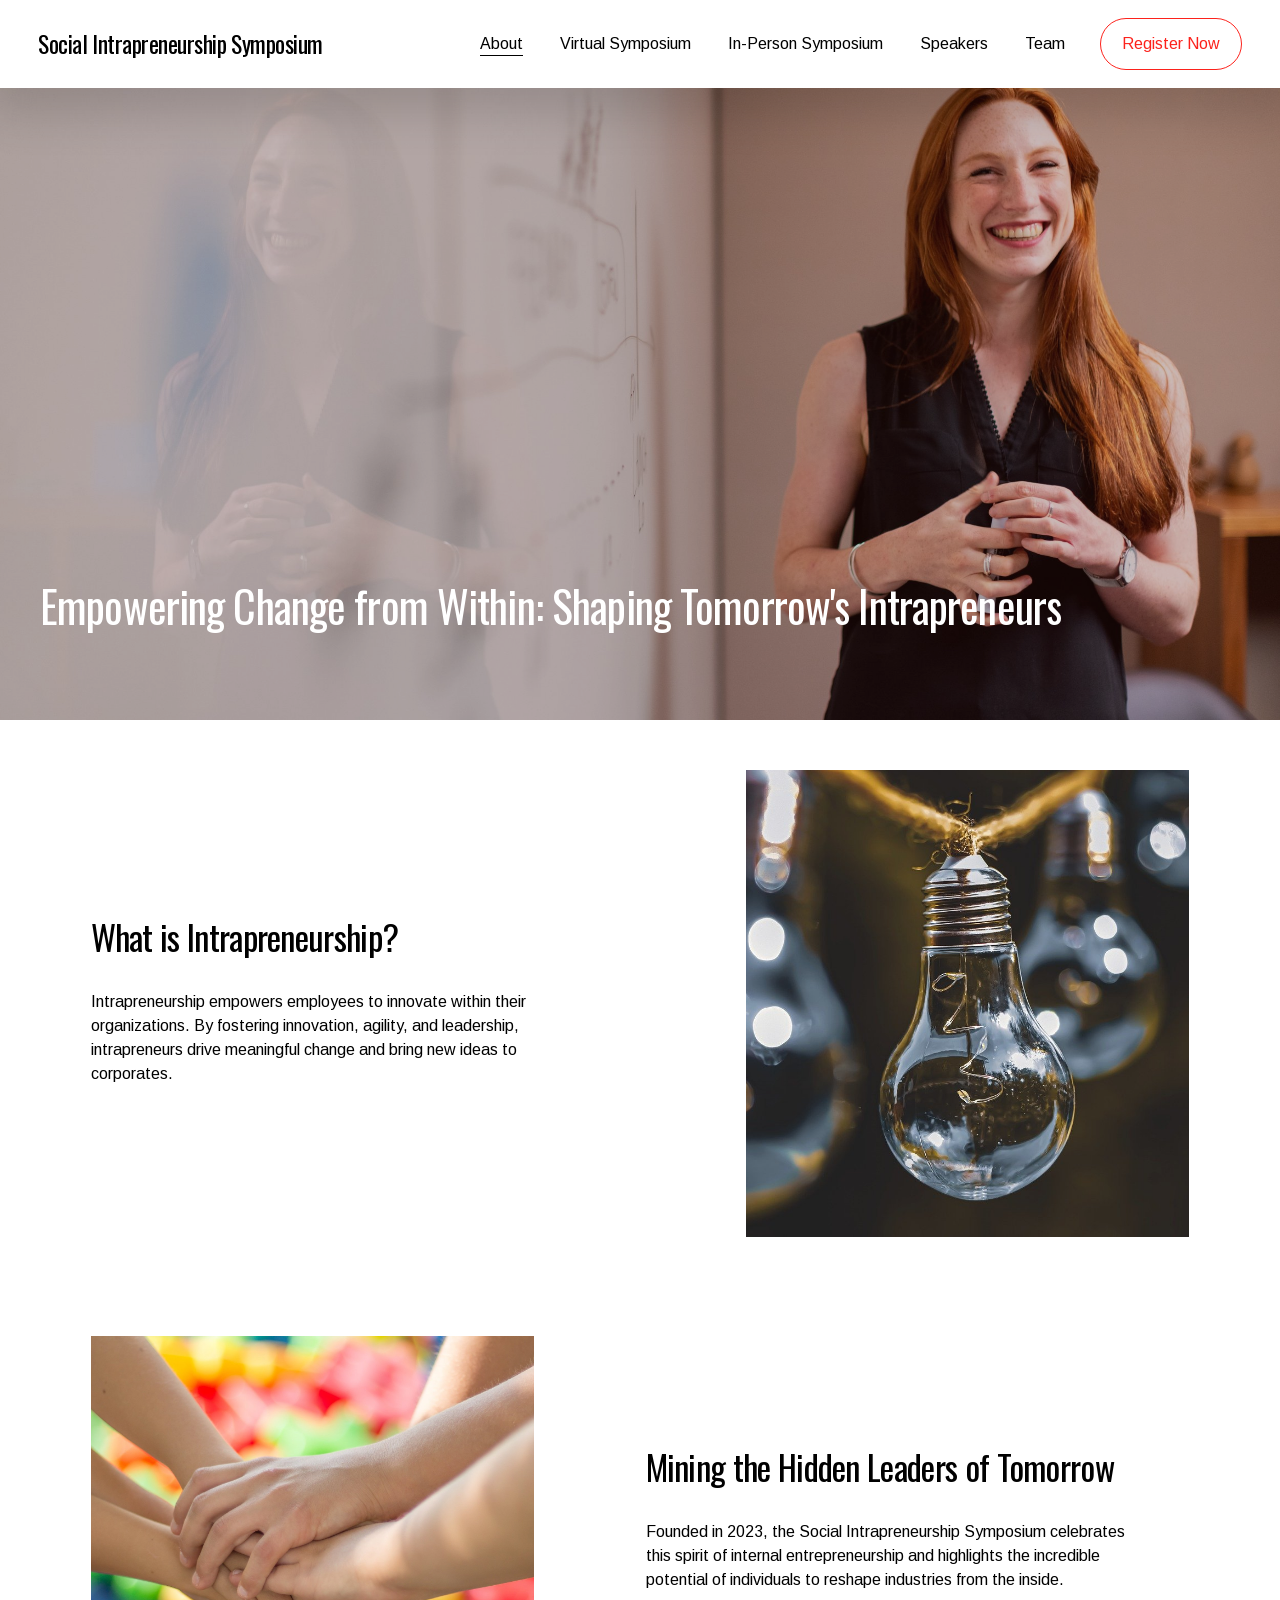
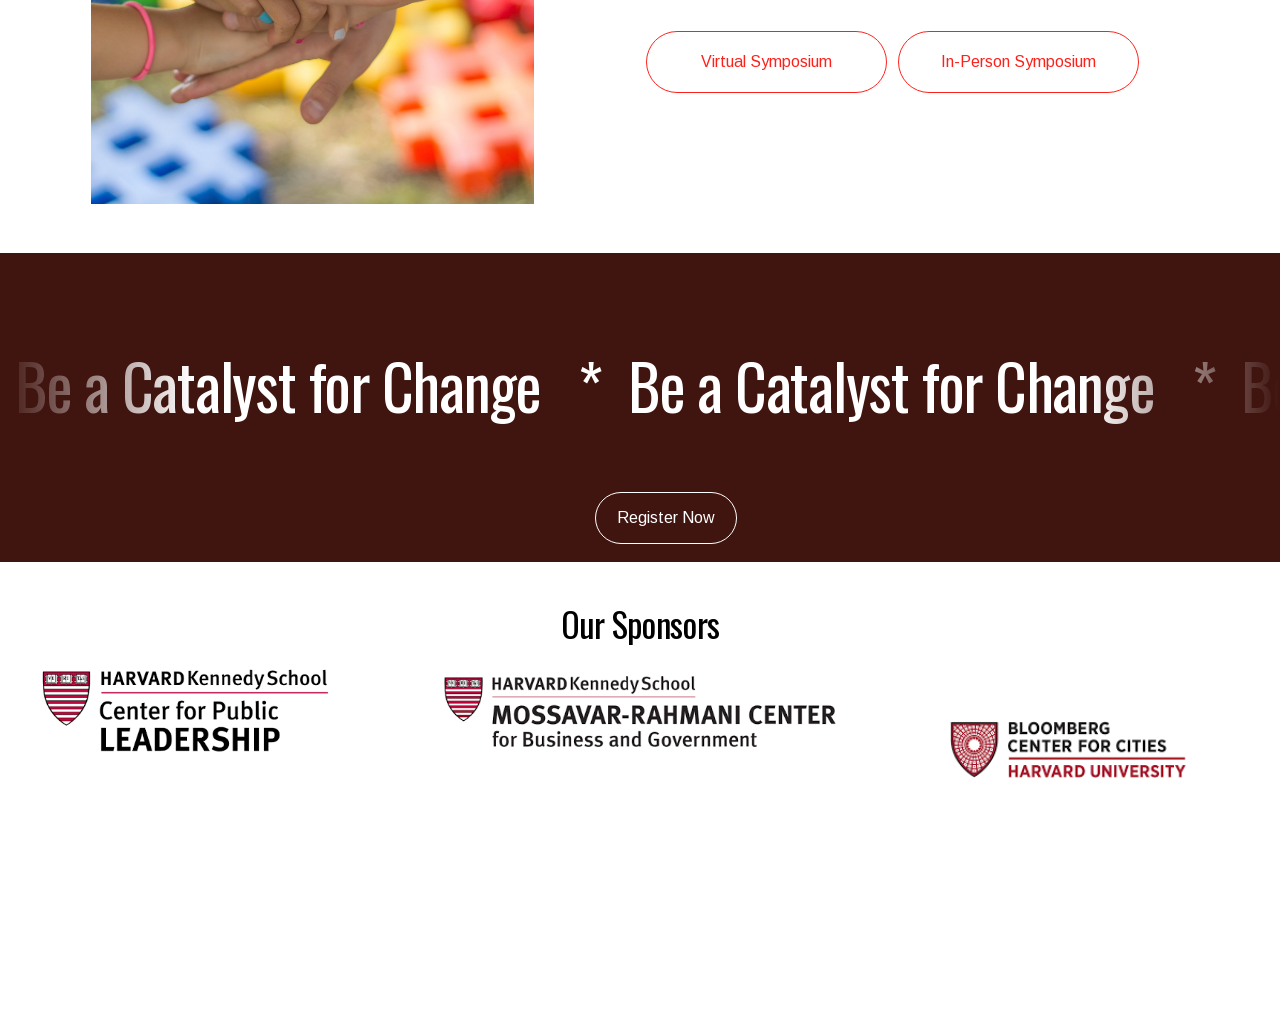
<file: about.html>
<!DOCTYPE html>

<html class="yui3-js-enabled js flexbox canvas canvastext webgl no-touch hashchange history draganddrop rgba hsla multiplebgs backgroundsize borderimage borderradius boxshadow textshadow opacity cssanimations csscolumns cssgradients cssreflections csstransforms no-csstransforms3d csstransitions video audio svg inlinesvg svgclippaths sqs-feature-gate-refresh-enabled sqs-preview-full-screen squarespace-damask browser-safari" data-authenticated-account="" lang="en-US" sqs-emotion-frame-cache-identifier="2" style="--header-height: 93.65625px; scroll-behavior: smooth;" xmlns:fb="http://www.facebook.com/2008/fbml" xmlns:og="http://opengraphprotocol.org/schema/"><head><meta content="text/html; charset=utf-8" http-equiv="Content-Type"/>
<meta content="IE=edge,chrome=1" http-equiv="X-UA-Compatible"/>
<meta content="width=device-width, initial-scale=1" name="viewport"/>
<link charset="utf-8" href="./assets/5134e5baa3f3.css" id="yui_3_17_2_1_1794295049786_417" rel="stylesheet"/>
<title>About — Social Intrapreneurship Symposium</title>
<meta content="Sec-CH-UA-Platform-Version, Sec-CH-UA-Model" http-equiv="Accept-CH"/>
<meta content="Social Intrapreneurship Symposium" property="og:site_name"/>
<meta content="About — Social Intrapreneurship Symposium" property="og:title"/>
<meta content="https://jiangyue-amber.github.io/social-intrapreneurship-symposium/about.html" property="og:url"/>
<meta content="website" property="og:type"/>
<meta content="About — Social Intrapreneurship Symposium" itemprop="name"/>
<meta content="https://jiangyue-amber.github.io/social-intrapreneurship-symposium/about.html" itemprop="url"/>
<meta content="About — Social Intrapreneurship Symposium" name="twitter:title"/>
<meta content="https://jiangyue-amber.github.io/social-intrapreneurship-symposium/about.html" name="twitter:url"/>
<meta content="summary" name="twitter:card"/>
<meta content="" name="description"/>
<style data-sqsp-font-ids="6a313952691a2d058d1a1aed,6a312332fd7025398af24cc5">
/* latin */
@font-face {
  font-family: 'Oswald';
  font-style: normal;
  font-weight: 400;
  font-display: swap;
  src: url('./assets/3ca19408074f.woff2') format('woff2');
  unicode-range: U+0000-00FF, U+0131, U+0152-0153, U+02BB-02BC, U+02C6, U+02DA, U+02DC, U+0304, U+0308, U+0329, U+2000-206F, U+20AC, U+2122, U+2191, U+2193, U+2212, U+2215, U+FEFF, U+FFFD;
}
/* cyrillic */
@font-face {
  font-family: 'Oswald';
  font-style: normal;
  font-weight: 400;
  font-display: swap;
  src: url('./assets/e021f6838b1f.woff2') format('woff2');
  unicode-range: U+0301, U+0400-045F, U+0490-0491, U+04B0-04B1, U+2116;
}
/* latin-ext */
@font-face {
  font-family: 'Oswald';
  font-style: normal;
  font-weight: 400;
  font-display: swap;
  src: url('./assets/04c1a37042da.woff2') format('woff2');
  unicode-range: U+0100-02BA, U+02BD-02C5, U+02C7-02CC, U+02CE-02D7, U+02DD-02FF, U+0304, U+0308, U+0329, U+1D00-1DBF, U+1E00-1E9F, U+1EF2-1EFF, U+2020, U+20A0-20AB, U+20AD-20C0, U+2113, U+2C60-2C7F, U+A720-A7FF;
}
/* cyrillic-ext */
@font-face {
  font-family: 'Oswald';
  font-style: normal;
  font-weight: 400;
  font-display: swap;
  src: url('./assets/b1b233dc0657.woff2') format('woff2');
  unicode-range: U+0460-052F, U+1C80-1C8A, U+20B4, U+2DE0-2DFF, U+A640-A69F, U+FE2E-FE2F;
}
/* vietnamese */
@font-face {
  font-family: 'Oswald';
  font-style: normal;
  font-weight: 400;
  font-display: swap;
  src: url('./assets/2097e4cf7d9b.woff2') format('woff2');
  unicode-range: U+0102-0103, U+0110-0111, U+0128-0129, U+0168-0169, U+01A0-01A1, U+01AF-01B0, U+0300-0301, U+0303-0304, U+0308-0309, U+0323, U+0329, U+1EA0-1EF9, U+20AB;
}
/* cyrillic */
@font-face {
  font-family: 'Arimo';
  font-style: normal;
  font-weight: 700;
  font-display: swap;
  src: url('./assets/adbea6bcbbe4.woff2') format('woff2');
  unicode-range: U+0301, U+0400-045F, U+0490-0491, U+04B0-04B1, U+2116;
}
/* hebrew */
@font-face {
  font-family: 'Arimo';
  font-style: normal;
  font-weight: 700;
  font-display: swap;
  src: url('./assets/6eb6bbe87425.woff2') format('woff2');
  unicode-range: U+0307-0308, U+0590-05FF, U+200C-2010, U+20AA, U+25CC, U+FB1D-FB4F;
}
/* vietnamese */
@font-face {
  font-family: 'Arimo';
  font-style: normal;
  font-weight: 700;
  font-display: swap;
  src: url('./assets/662d3f984220.woff2') format('woff2');
  unicode-range: U+0102-0103, U+0110-0111, U+0128-0129, U+0168-0169, U+01A0-01A1, U+01AF-01B0, U+0300-0301, U+0303-0304, U+0308-0309, U+0323, U+0329, U+1EA0-1EF9, U+20AB;
}
/* greek */
@font-face {
  font-family: 'Arimo';
  font-style: normal;
  font-weight: 700;
  font-display: swap;
  src: url('./assets/def76f20ef9a.woff2') format('woff2');
  unicode-range: U+0370-0377, U+037A-037F, U+0384-038A, U+038C, U+038E-03A1, U+03A3-03FF;
}
/* latin */
@font-face {
  font-family: 'Arimo';
  font-style: normal;
  font-weight: 700;
  font-display: swap;
  src: url('./assets/8c0c042eae7f.woff2') format('woff2');
  unicode-range: U+0000-00FF, U+0131, U+0152-0153, U+02BB-02BC, U+02C6, U+02DA, U+02DC, U+0304, U+0308, U+0329, U+2000-206F, U+20AC, U+2122, U+2191, U+2193, U+2212, U+2215, U+FEFF, U+FFFD;
}
/* greek-ext */
@font-face {
  font-family: 'Arimo';
  font-style: normal;
  font-weight: 700;
  font-display: swap;
  src: url('./assets/7b787a0bca1e.woff2') format('woff2');
  unicode-range: U+1F00-1FFF;
}
/* latin-ext */
@font-face {
  font-family: 'Arimo';
  font-style: normal;
  font-weight: 700;
  font-display: swap;
  src: url('./assets/af627876a456.woff2') format('woff2');
  unicode-range: U+0100-02BA, U+02BD-02C5, U+02C7-02CC, U+02CE-02D7, U+02DD-02FF, U+0304, U+0308, U+0329, U+1D00-1DBF, U+1E00-1E9F, U+1EF2-1EFF, U+2020, U+20A0-20AB, U+20AD-20C0, U+2113, U+2C60-2C7F, U+A720-A7FF;
}
/* cyrillic-ext */
@font-face {
  font-family: 'Arimo';
  font-style: normal;
  font-weight: 700;
  font-display: swap;
  src: url('./assets/9d31e9b44ba9.woff2') format('woff2');
  unicode-range: U+0460-052F, U+1C80-1C8A, U+20B4, U+2DE0-2DFF, U+A640-A69F, U+FE2E-FE2F;
}
/* latin */
@font-face {
  font-family: 'Arimo';
  font-style: normal;
  font-weight: 400;
  font-display: swap;
  src: url('./assets/d316269bfd29.woff2') format('woff2');
  unicode-range: U+0000-00FF, U+0131, U+0152-0153, U+02BB-02BC, U+02C6, U+02DA, U+02DC, U+0304, U+0308, U+0329, U+2000-206F, U+20AC, U+2122, U+2191, U+2193, U+2212, U+2215, U+FEFF, U+FFFD;
}
/* greek-ext */
@font-face {
  font-family: 'Arimo';
  font-style: normal;
  font-weight: 400;
  font-display: swap;
  src: url('./assets/73366432275b.woff2') format('woff2');
  unicode-range: U+1F00-1FFF;
}
/* cyrillic */
@font-face {
  font-family: 'Arimo';
  font-style: normal;
  font-weight: 400;
  font-display: swap;
  src: url('./assets/81b33e39eb54.woff2') format('woff2');
  unicode-range: U+0301, U+0400-045F, U+0490-0491, U+04B0-04B1, U+2116;
}
/* latin-ext */
@font-face {
  font-family: 'Arimo';
  font-style: normal;
  font-weight: 400;
  font-display: swap;
  src: url('./assets/2ec8b0e42109.woff2') format('woff2');
  unicode-range: U+0100-02BA, U+02BD-02C5, U+02C7-02CC, U+02CE-02D7, U+02DD-02FF, U+0304, U+0308, U+0329, U+1D00-1DBF, U+1E00-1E9F, U+1EF2-1EFF, U+2020, U+20A0-20AB, U+20AD-20C0, U+2113, U+2C60-2C7F, U+A720-A7FF;
}
/* cyrillic-ext */
@font-face {
  font-family: 'Arimo';
  font-style: normal;
  font-weight: 400;
  font-display: swap;
  src: url('./assets/eb4bc5806629.woff2') format('woff2');
  unicode-range: U+0460-052F, U+1C80-1C8A, U+20B4, U+2DE0-2DFF, U+A640-A69F, U+FE2E-FE2F;
}
/* vietnamese */
@font-face {
  font-family: 'Arimo';
  font-style: normal;
  font-weight: 400;
  font-display: swap;
  src: url('./assets/751e1b1fd7fa.woff2') format('woff2');
  unicode-range: U+0102-0103, U+0110-0111, U+0128-0129, U+0168-0169, U+01A0-01A1, U+01AF-01B0, U+0300-0301, U+0303-0304, U+0308-0309, U+0323, U+0329, U+1EA0-1EF9, U+20AB;
}
/* hebrew */
@font-face {
  font-family: 'Arimo';
  font-style: normal;
  font-weight: 400;
  font-display: swap;
  src: url('./assets/11663aa48a90.woff2') format('woff2');
  unicode-range: U+0307-0308, U+0590-05FF, U+200C-2010, U+20AA, U+25CC, U+FB1D-FB4F;
}
/* greek */
@font-face {
  font-family: 'Arimo';
  font-style: normal;
  font-weight: 400;
  font-display: swap;
  src: url('./assets/814ecf762d36.woff2') format('woff2');
  unicode-range: U+0370-0377, U+037A-037F, U+0384-038A, U+038C, U+038E-03A1, U+03A3-03FF;
}
/* greek */
@font-face {
  font-family: 'Arimo';
  font-style: italic;
  font-weight: 700;
  font-display: swap;
  src: url('./assets/5bfb00b4a042.woff2') format('woff2');
  unicode-range: U+0370-0377, U+037A-037F, U+0384-038A, U+038C, U+038E-03A1, U+03A3-03FF;
}
/* greek-ext */
@font-face {
  font-family: 'Arimo';
  font-style: italic;
  font-weight: 700;
  font-display: swap;
  src: url('./assets/204e21dee47c.woff2') format('woff2');
  unicode-range: U+1F00-1FFF;
}
/* latin */
@font-face {
  font-family: 'Arimo';
  font-style: italic;
  font-weight: 700;
  font-display: swap;
  src: url('./assets/3f325681af24.woff2') format('woff2');
  unicode-range: U+0000-00FF, U+0131, U+0152-0153, U+02BB-02BC, U+02C6, U+02DA, U+02DC, U+0304, U+0308, U+0329, U+2000-206F, U+20AC, U+2122, U+2191, U+2193, U+2212, U+2215, U+FEFF, U+FFFD;
}
/* vietnamese */
@font-face {
  font-family: 'Arimo';
  font-style: italic;
  font-weight: 700;
  font-display: swap;
  src: url('./assets/c46594cd6552.woff2') format('woff2');
  unicode-range: U+0102-0103, U+0110-0111, U+0128-0129, U+0168-0169, U+01A0-01A1, U+01AF-01B0, U+0300-0301, U+0303-0304, U+0308-0309, U+0323, U+0329, U+1EA0-1EF9, U+20AB;
}
/* cyrillic-ext */
@font-face {
  font-family: 'Arimo';
  font-style: italic;
  font-weight: 700;
  font-display: swap;
  src: url('./assets/f979d8344cbe.woff2') format('woff2');
  unicode-range: U+0460-052F, U+1C80-1C8A, U+20B4, U+2DE0-2DFF, U+A640-A69F, U+FE2E-FE2F;
}
/* latin-ext */
@font-face {
  font-family: 'Arimo';
  font-style: italic;
  font-weight: 700;
  font-display: swap;
  src: url('./assets/a1036d4d84c1.woff2') format('woff2');
  unicode-range: U+0100-02BA, U+02BD-02C5, U+02C7-02CC, U+02CE-02D7, U+02DD-02FF, U+0304, U+0308, U+0329, U+1D00-1DBF, U+1E00-1E9F, U+1EF2-1EFF, U+2020, U+20A0-20AB, U+20AD-20C0, U+2113, U+2C60-2C7F, U+A720-A7FF;
}
/* cyrillic */
@font-face {
  font-family: 'Arimo';
  font-style: italic;
  font-weight: 700;
  font-display: swap;
  src: url('./assets/7b9108cd2c79.woff2') format('woff2');
  unicode-range: U+0301, U+0400-045F, U+0490-0491, U+04B0-04B1, U+2116;
}
/* hebrew */
@font-face {
  font-family: 'Arimo';
  font-style: italic;
  font-weight: 700;
  font-display: swap;
  src: url('./assets/a25fa360ea91.woff2') format('woff2');
  unicode-range: U+0307-0308, U+0590-05FF, U+200C-2010, U+20AA, U+25CC, U+FB1D-FB4F;
}
/* vietnamese */
@font-face {
  font-family: 'Oswald';
  font-style: normal;
  font-weight: 700;
  font-display: swap;
  src: url('./assets/91e4f6ae989f.woff2') format('woff2');
  unicode-range: U+0102-0103, U+0110-0111, U+0128-0129, U+0168-0169, U+01A0-01A1, U+01AF-01B0, U+0300-0301, U+0303-0304, U+0308-0309, U+0323, U+0329, U+1EA0-1EF9, U+20AB;
}
/* cyrillic-ext */
@font-face {
  font-family: 'Oswald';
  font-style: normal;
  font-weight: 700;
  font-display: swap;
  src: url('./assets/f9af3370f35a.woff2') format('woff2');
  unicode-range: U+0460-052F, U+1C80-1C8A, U+20B4, U+2DE0-2DFF, U+A640-A69F, U+FE2E-FE2F;
}
/* cyrillic */
@font-face {
  font-family: 'Oswald';
  font-style: normal;
  font-weight: 700;
  font-display: swap;
  src: url('./assets/a836cb4f73fb.woff2') format('woff2');
  unicode-range: U+0301, U+0400-045F, U+0490-0491, U+04B0-04B1, U+2116;
}
/* latin-ext */
@font-face {
  font-family: 'Oswald';
  font-style: normal;
  font-weight: 700;
  font-display: swap;
  src: url('./assets/2b250f0f1a75.woff2') format('woff2');
  unicode-range: U+0100-02BA, U+02BD-02C5, U+02C7-02CC, U+02CE-02D7, U+02DD-02FF, U+0304, U+0308, U+0329, U+1D00-1DBF, U+1E00-1E9F, U+1EF2-1EFF, U+2020, U+20A0-20AB, U+20AD-20C0, U+2113, U+2C60-2C7F, U+A720-A7FF;
}
/* latin */
@font-face {
  font-family: 'Oswald';
  font-style: normal;
  font-weight: 700;
  font-display: swap;
  src: url('./assets/514e9388476e.woff2') format('woff2');
  unicode-range: U+0000-00FF, U+0131, U+0152-0153, U+02BB-02BC, U+02C6, U+02DA, U+02DC, U+0304, U+0308, U+0329, U+2000-206F, U+20AC, U+2122, U+2191, U+2193, U+2212, U+2215, U+FEFF, U+FFFD;
}
/* cyrillic */
@font-face {
  font-family: 'Arimo';
  font-style: italic;
  font-weight: 400;
  font-display: swap;
  src: url('./assets/3d8c59355ca6.woff2') format('woff2');
  unicode-range: U+0301, U+0400-045F, U+0490-0491, U+04B0-04B1, U+2116;
}
/* hebrew */
@font-face {
  font-family: 'Arimo';
  font-style: italic;
  font-weight: 400;
  font-display: swap;
  src: url('./assets/bcac7b655c4f.woff2') format('woff2');
  unicode-range: U+0307-0308, U+0590-05FF, U+200C-2010, U+20AA, U+25CC, U+FB1D-FB4F;
}
/* greek-ext */
@font-face {
  font-family: 'Arimo';
  font-style: italic;
  font-weight: 400;
  font-display: swap;
  src: url('./assets/6a1532eab971.woff2') format('woff2');
  unicode-range: U+1F00-1FFF;
}
/* latin */
@font-face {
  font-family: 'Arimo';
  font-style: italic;
  font-weight: 400;
  font-display: swap;
  src: url('./assets/80138d2940ec.woff2') format('woff2');
  unicode-range: U+0000-00FF, U+0131, U+0152-0153, U+02BB-02BC, U+02C6, U+02DA, U+02DC, U+0304, U+0308, U+0329, U+2000-206F, U+20AC, U+2122, U+2191, U+2193, U+2212, U+2215, U+FEFF, U+FFFD;
}
/* greek */
@font-face {
  font-family: 'Arimo';
  font-style: italic;
  font-weight: 400;
  font-display: swap;
  src: url('./assets/4d196c4b2ea0.woff2') format('woff2');
  unicode-range: U+0370-0377, U+037A-037F, U+0384-038A, U+038C, U+038E-03A1, U+03A3-03FF;
}
/* vietnamese */
@font-face {
  font-family: 'Arimo';
  font-style: italic;
  font-weight: 400;
  font-display: swap;
  src: url('./assets/6a8d2e7d8936.woff2') format('woff2');
  unicode-range: U+0102-0103, U+0110-0111, U+0128-0129, U+0168-0169, U+01A0-01A1, U+01AF-01B0, U+0300-0301, U+0303-0304, U+0308-0309, U+0323, U+0329, U+1EA0-1EF9, U+20AB;
}
/* latin-ext */
@font-face {
  font-family: 'Arimo';
  font-style: italic;
  font-weight: 400;
  font-display: swap;
  src: url('./assets/17d0e06b6223.woff2') format('woff2');
  unicode-range: U+0100-02BA, U+02BD-02C5, U+02C7-02CC, U+02CE-02D7, U+02DD-02FF, U+0304, U+0308, U+0329, U+1D00-1DBF, U+1E00-1E9F, U+1EF2-1EFF, U+2020, U+20A0-20AB, U+20AD-20C0, U+2113, U+2C60-2C7F, U+A720-A7FF;
}
/* cyrillic-ext */
@font-face {
  font-family: 'Arimo';
  font-style: italic;
  font-weight: 400;
  font-display: swap;
  src: url('./assets/51fdb5f037b9.woff2') format('woff2');
  unicode-range: U+0460-052F, U+1C80-1C8A, U+20B4, U+2DE0-2DFF, U+A640-A69F, U+FE2E-FE2F;
}
</style>
<link href="./assets/1ae84d9f9687.css" rel="stylesheet" type="text/css"/><link href="./assets/62851efff91e.css" rel="stylesheet" type="text/css"/><link href="./assets/e6a9736ab339.css" rel="stylesheet" type="text/css"/><link href="./assets/670d05653dcf.css" rel="stylesheet" type="text/css"/><link href="./assets/2d3b0f56bd9e.css" rel="stylesheet" type="text/css"/><link href="./assets/36576bc902a3.css" rel="stylesheet" type="text/css"/>
<style id="inert-style">
[inert] {
  pointer-events: none;
  cursor: default;
}

[inert], [inert] * {
  -webkit-user-select: none;
  -moz-user-select: none;
  -ms-user-select: none;
  user-select: none;
}
</style><link href="./restoration.css" rel="stylesheet"/></head>
<body class="primary-button-style-outline primary-button-shape-pill secondary-button-style-outline secondary-button-shape-pill tertiary-button-style-outline tertiary-button-shape-underline form-field-style-solid form-field-shape-square form-field-border-all form-field-hover-focus-outline form-field-checkbox-type-icon form-field-checkbox-fill-solid form-field-checkbox-color-inverted form-field-checkbox-shape-square form-field-checkbox-layout-stack form-field-radio-type-icon form-field-radio-fill-solid form-field-radio-color-normal form-field-radio-shape-pill form-field-radio-layout-stack form-field-survey-fill-solid form-field-survey-color-normal form-field-survey-shape-pill form-submit-button-style-label tweak-global-animations-animation-type-none tweak-global-animations-animation-curve-ease image-block-poster-text-alignment-center image-block-card-content-position-center image-block-card-text-alignment-left image-block-overlap-content-position-center image-block-overlap-text-alignment-left image-block-collage-content-position-top image-block-collage-text-alignment-left image-block-stack-text-alignment-left tweak-blog-alternating-side-by-side-width-inset tweak-blog-alternating-side-by-side-image-aspect-ratio-11-square tweak-blog-alternating-side-by-side-text-alignment-left tweak-blog-alternating-side-by-side-read-more-style-show tweak-blog-alternating-side-by-side-image-text-alignment-middle tweak-blog-alternating-side-by-side-delimiter-bullet tweak-blog-alternating-side-by-side-meta-position-top tweak-blog-alternating-side-by-side-primary-meta-categories tweak-blog-alternating-side-by-side-secondary-meta-date tweak-blog-alternating-side-by-side-excerpt-show form-use-theme-colors tweak-global-animations-complexity-level-detailed tweak-global-animations-animation-style-fade tweak-blog-masonry-width-full tweak-blog-masonry-text-alignment-center tweak-blog-masonry-primary-meta-categories tweak-blog-masonry-secondary-meta-date tweak-blog-masonry-meta-position-top tweak-blog-masonry-read-more-style-show tweak-blog-masonry-delimiter-space tweak-blog-masonry-image-placement-above tweak-blog-masonry-excerpt-show tweak-portfolio-grid-overlay-width-full tweak-portfolio-grid-overlay-height-small tweak-portfolio-grid-overlay-image-aspect-ratio-43-four-three tweak-portfolio-grid-overlay-text-placement-center tweak-portfolio-grid-overlay-show-text-after-hover tweak-blog-single-column-width-inset tweak-blog-single-column-text-alignment-center tweak-blog-single-column-image-placement-above tweak-blog-single-column-delimiter-bullet tweak-blog-single-column-read-more-style-show tweak-blog-single-column-primary-meta-categories tweak-blog-single-column-secondary-meta-date tweak-blog-single-column-meta-position-top tweak-blog-single-column-content-excerpt-and-title header-width-full tweak-fixed-header-style-scroll-back tweak-blog-item-width-narrow tweak-blog-item-text-alignment-left tweak-blog-item-meta-position-above-title tweak-blog-item-show-categories tweak-blog-item-show-date tweak-blog-item-delimiter-dash tweak-blog-side-by-side-width-inset tweak-blog-side-by-side-image-placement-left tweak-blog-side-by-side-image-aspect-ratio-11-square tweak-blog-side-by-side-primary-meta-categories tweak-blog-side-by-side-secondary-meta-date tweak-blog-side-by-side-meta-position-top tweak-blog-side-by-side-text-alignment-left tweak-blog-side-by-side-image-text-alignment-middle tweak-blog-side-by-side-read-more-style-show tweak-blog-side-by-side-delimiter-bullet tweak-blog-side-by-side-excerpt-show tweak-events-stacked-width-inset tweak-events-stacked-height-small tweak-events-stacked-show-past-events tweak-events-stacked-show-thumbnails tweak-events-stacked-thumbnail-size-32-standard tweak-events-stacked-date-style-side-tag tweak-events-stacked-show-time tweak-events-stacked-show-location tweak-events-stacked-ical-gcal-links tweak-events-stacked-show-excerpt tweak-blog-basic-grid-width-inset tweak-blog-basic-grid-image-aspect-ratio-32-standard tweak-blog-basic-grid-text-alignment-center tweak-blog-basic-grid-delimiter-bullet tweak-blog-basic-grid-image-placement-above tweak-blog-basic-grid-read-more-style-show tweak-blog-basic-grid-primary-meta-categories tweak-blog-basic-grid-secondary-meta-date tweak-blog-basic-grid-excerpt-show tweak-portfolio-grid-basic-width-inset tweak-portfolio-grid-basic-height-medium tweak-portfolio-grid-basic-image-aspect-ratio-43-four-three tweak-portfolio-grid-basic-text-alignment-left tweak-portfolio-grid-basic-hover-effect-zoom header-overlay-alignment-center tweak-portfolio-index-background-link-format-stacked tweak-portfolio-index-background-width-full-bleed tweak-portfolio-index-background-height-large tweak-portfolio-index-background-vertical-alignment-middle tweak-portfolio-index-background-horizontal-alignment-center tweak-portfolio-index-background-delimiter-none tweak-portfolio-index-background-animation-type-fade tweak-portfolio-index-background-animation-duration-medium tweak-portfolio-hover-follow-layout-inline tweak-portfolio-hover-follow-delimiter-bullet tweak-portfolio-hover-follow-animation-type-fade tweak-portfolio-hover-follow-animation-duration-fast tweak-portfolio-hover-static-layout-inline tweak-portfolio-hover-static-front tweak-portfolio-hover-static-delimiter-hyphen tweak-portfolio-hover-static-animation-type-fade tweak-portfolio-hover-static-animation-duration-fast hide-opentable-icons opentable-style-dark tweak-product-quick-view-button-style-floating tweak-product-quick-view-button-position-bottom tweak-product-quick-view-lightbox-excerpt-display-truncate tweak-product-quick-view-lightbox-show-arrows tweak-product-quick-view-lightbox-show-close-button tweak-product-quick-view-lightbox-controls-weight-light native-currency-code-usd collection-type-page collection-layout-default collection-66f78fe1fa79f23d96d9a85c mobile-style-available sqs-seven-one seven-one-global-animations sqs-hide-overlay-widgets is-expanded sqs-device-view-desktop sqs-jacquard sqs-jacquard-outline-beta" data-animation-state="booted" id="collection-66f78fe1fa79f23d96d9a85c" tabindex="-1"><div class="clearfix site-wrapper" id="siteWrapper">
<div class="floating-cart hidden" id="floatingCart">
</div>
<header class="white header theme-col--primary sqs-frontend-overlay-editor-widget-host header-improvement" data-controller="Header" data-controllers-bound="Header" data-current-styles='{
"layout": "navRight",
"action": {
"href": "https://harvard.zoom.us/webinar/register/WN_sBGqQusDRWOr5Lxrot58cw",
"buttonText": "Register Now",
"newWindow": true
},
"showSocial": false,
"socialOptions": {
"socialBorderShape": "none",
"socialBorderStyle": "outline",
"socialBorderThickness": {
"unit": "px",
"value": 1.0
}
},
"sectionTheme": "white",
"menuOverlayAnimation": "fade",
"cartStyle": "cart",
"cartText": "Cart",
"showEmptyCartState": true,
"cartOptions": {
"iconType": "solid-7",
"cartBorderShape": "none",
"cartBorderStyle": "outline",
"cartBorderThickness": {
"unit": "px",
"value": 1.0
}
},
"showButton": true,
"showCart": false,
"showAccountLogin": false,
"headerStyle": "theme",
"languagePicker": {
"enabled": false,
"iconEnabled": false,
"iconType": "globe",
"flagShape": "shiny",
"languageFlags": [ ]
},
"iconOptions": {
"desktopDropdownIconOptions": {
"endcapType": "square",
"folderDropdownIcon": "none",
"languagePickerIcon": "openArrowHead"
},
"mobileDropdownIconOptions": {
"endcapType": "square",
"folderDropdownIcon": "openArrowHead",
"languagePickerIcon": "openArrowHead"
}
},
"mobileOptions": {
"layout": "logoLeftNavRight",
"menuIconOptions": {
"style": "doubleLineHamburger",
"thickness": {
"unit": "px",
"value": 1.0
}
}
},
"solidOptions": {
"headerOpacity": {
"unit": "%",
"value": 100.0
},
"blurBackground": {
"enabled": false,
"blurRadius": {
"unit": "px",
"value": 12.0
}
},
"backgroundColor": {
"type": "SITE_PALETTE_COLOR",
"sitePaletteColor": {
"colorName": "white",
"alphaModifier": 1.0
}
},
"navigationColor": {
"type": "SITE_PALETTE_COLOR",
"sitePaletteColor": {
"colorName": "black",
"alphaModifier": 1.0
}
}
},
"gradientOptions": {
"gradientType": "faded",
"headerOpacity": {
"unit": "%",
"value": 90.0
},
"blurBackground": {
"enabled": false,
"blurRadius": {
"unit": "px",
"value": 12.0
}
},
"backgroundColor": {
"type": "SITE_PALETTE_COLOR",
"sitePaletteColor": {
"colorName": "white",
"alphaModifier": 1.0
}
},
"navigationColor": {
"type": "SITE_PALETTE_COLOR",
"sitePaletteColor": {
"colorName": "black",
"alphaModifier": 1.0
}
}
},
"dropShadowOptions": {
"enabled": true,
"blur": {
"unit": "px",
"value": 48.0
},
"spread": {
"unit": "px",
"value": 12.0
},
"distance": {
"unit": "px",
"value": 12.0
}
},
"borderOptions": {
"enabled": false,
"position": "allSides",
"thickness": {
"unit": "px",
"value": 4.0
},
"color": {
"type": "SITE_PALETTE_COLOR",
"sitePaletteColor": {
"colorName": "black",
"alphaModifier": 1.0
}
}
},
"showPromotedElement": false,
"buttonVariant": "primary",
"blurBackground": {
"enabled": false,
"blurRadius": {
"unit": "px",
"value": 12.0
}
},
"headerOpacity": {
"unit": "%",
"value": 100.0
}
}' data-edit-button-text="Edit Header" data-first-focusable-element="" data-guidance-engine="guidance-engine-header" data-header-style="theme" data-language-picker='{
"enabled": false,
"iconEnabled": false,
"iconType": "globe",
"flagShape": "shiny",
"languageFlags": [ ]
}' data-section-id="header" data-section-theme="white" data-test="header" id="header" style="
      
      
        --headerBorderColor: hsla(var(--black-hsl), 1);
      
      
        --solidHeaderBackgroundColor: hsla(var(--white-hsl), 1);
      
      
        --solidHeaderNavigationColor: hsla(var(--black-hsl), 1);
      
      
        --gradientHeaderBackgroundColor: hsla(var(--white-hsl), 1);
      
      
        --gradientHeaderNavigationColor: hsla(var(--black-hsl), 1);
      
    " tabindex="-1"><div class="header-edit-button-container" style="display: block;"><div class="header-edit-button-wrapper section-toolbar-button-wrapper"></div></div>
<svg style="display:none" viewbox="0 0 22 22" xmlns="http://www.w3.org/2000/svg">
<symbol id="circle">
<path d="M11.5 17C14.5376 17 17 14.5376 17 11.5C17 8.46243 14.5376 6 11.5 6C8.46243 6 6 8.46243 6 11.5C6 14.5376 8.46243 17 11.5 17Z" fill="none"></path>
</symbol>
<symbol id="circleFilled">
<path d="M11.5 17C14.5376 17 17 14.5376 17 11.5C17 8.46243 14.5376 6 11.5 6C8.46243 6 6 8.46243 6 11.5C6 14.5376 8.46243 17 11.5 17Z"></path>
</symbol>
<symbol id="dash">
<path d="M11 11H19H3"></path>
</symbol>
<symbol id="squareFilled">
<rect height="11" width="11" x="6" y="6"></rect>
</symbol>
<symbol id="square">
<rect fill="none" height="9" stroke="inherit" width="9" x="7" y="7"></rect>
</symbol>
<symbol id="plus">
<path d="M11 3V19"></path>
<path d="M19 11L3 11"></path>
</symbol>
<symbol id="closedArrow">
<path d="M11 11V2M11 18.1797L17 11.1477L5 11.1477L11 18.1797Z" fill="none"></path>
</symbol>
<symbol id="closedArrowFilled">
<path d="M11 11L11 2" fill="none" stroke="inherit"></path>
<path clip-rule="evenodd" d="M2.74695 9.38428L19.038 9.38428L10.8925 19.0846L2.74695 9.38428Z" fill-rule="evenodd" stroke-width="1"></path>
</symbol>
<symbol id="closedArrowHead" viewbox="0 0 22 22" xmlns="http://www.w3.org/2000/symbol">
<path d="M18 7L11 15L4 7L18 7Z" fill="none" stroke="inherit"></path>
</symbol>
<symbol id="closedArrowHeadFilled" viewbox="0 0 22 22" xmlns="http://www.w3.org/2000/symbol">
<path d="M18.875 6.5L11 15.5L3.125 6.5L18.875 6.5Z"></path>
</symbol>
<symbol id="openArrow">
<path d="M11 18.3591L11 3" fill="none" stroke="inherit"></path>
<path d="M18 11.5L11 18.5L4 11.5" fill="none" stroke="inherit"></path>
</symbol>
<symbol id="openArrowHead">
<path d="M18 7L11 14L4 7" fill="none"></path>
</symbol>
<symbol id="pinchedArrow">
<path d="M11 17.3591L11 2" fill="none"></path>
<path d="M2 11C5.85455 12.2308 8.81818 14.9038 11 18C13.1818 14.8269 16.1455 12.1538 20 11" fill="none"></path>
</symbol>
<symbol id="pinchedArrowFilled">
<path d="M11.05 10.4894C7.04096 8.73759 1.05005 8 1.05005 8C6.20459 11.3191 9.41368 14.1773 11.05 21C12.6864 14.0851 15.8955 11.227 21.05 8C21.05 8 15.0591 8.73759 11.05 10.4894Z" stroke-width="1"></path>
<path d="M11 11L11 1" fill="none"></path>
</symbol>
<symbol id="pinchedArrowHead">
<path d="M2 7.24091C5.85455 8.40454 8.81818 10.9318 11 13.8591C13.1818 10.8591 16.1455 8.33181 20 7.24091" fill="none"></path>
</symbol>
<symbol id="pinchedArrowHeadFilled">
<path d="M11.05 7.1591C7.04096 5.60456 1.05005 4.95001 1.05005 4.95001C6.20459 7.89547 9.41368 10.4318 11.05 16.4864C12.6864 10.35 15.8955 7.81365 21.05 4.95001C21.05 4.95001 15.0591 5.60456 11.05 7.1591Z"></path>
</symbol>
</svg>
<div class="sqs-announcement-bar-dropzone"></div>
<div class="header-announcement-bar-wrapper">
<a class="header-skip-link sqs-button-element--primary" href="./about.html#page">
        Skip to Content
      </a>
<style>
    @supports (-webkit-backdrop-filter: none) or (backdrop-filter: none) {
        .header-blur-background {
            
            
        }
    }
</style>
<div class="header-border" data-header-border="false" data-header-style="theme" data-test="header-border" style="




"></div>
<div class="header-dropshadow" data-header-dropshadow="true" data-header-style="theme" data-test="header-dropshadow" style="
  box-shadow: 0px 12px 48px 12px;
"></div>
<div class="header-inner container--fluid header-mobile-layout-logo-left-nav-right header-layout-nav-right" data-test="header-inner">
<div class="header-background theme-bg--primary"></div>
<div class="header-display-desktop" data-content-field="site-title">
<div class="header-title-nav-wrapper">
<div class="header-title" data-animation-role="header-element">
<div class="header-title-text">
<a data-animation-role="header-element" href="./index.html" id="site-title">Social Intrapreneurship Symposium</a>
</div>
</div>
<div class="header-nav">
<div class="header-nav-wrapper">
<nav class="header-nav-list">
<div class="header-nav-item header-nav-item--collection header-nav-item--active">
<a aria-current="page" data-animation-role="header-element" href="./about.html">
        About
      </a>
</div>
<div class="header-nav-item header-nav-item--collection">
<a data-animation-role="header-element" href="./virtual-symposium.html">
        Virtual Symposium
      </a>
</div>
<div class="header-nav-item header-nav-item--collection">
<a data-animation-role="header-element" href="./in-person-symposium.html">
        In-Person Symposium
      </a>
</div>
<div class="header-nav-item header-nav-item--collection">
<a data-animation-role="header-element" href="./speakers.html">
        Speakers
      </a>
</div>
<div class="header-nav-item header-nav-item--collection">
<a data-animation-role="header-element" href="./team.html">
        Team
      </a>
</div>
</nav>
</div>
</div>
</div>
<div class="header-actions header-actions--right">
<div class="showOnMobile">
</div>
<div class="showOnDesktop">
</div>
<div class="header-actions-action header-actions-action--cta" data-animation-role="header-element">
<a class="btn btn--border theme-btn--primary-inverse sqs-button-element--primary" href="https://harvard.zoom.us/webinar/register/WN_sBGqQusDRWOr5Lxrot58cw" target="_blank">
                    Register Now
                  </a>
</div>
</div>
<style>
  .top-bun, 
  .patty, 
  .bottom-bun {
    height: 1px;
  }
</style>
<div class="header-burger menu-overlay-has-visible-non-navigation-items" data-animation-role="header-element">
<button class="header-burger-btn burger" data-test="header-burger">
<span class="js-header-burger-open-title visually-hidden">Open Menu</span>
<span class="js-header-burger-close-title visually-hidden" hidden="">Close Menu</span>
<div class="burger-box">
<div class="burger-inner header-menu-icon-doubleLineHamburger">
<div class="top-bun"></div>
<div class="patty"></div>
<div class="bottom-bun"></div>
</div>
</div>
</button>
</div>
</div>
<div class="header-display-mobile" data-content-field="site-title">
<div class="header-title-nav-wrapper">
<div class="header-title" data-animation-role="header-element">
<div class="header-title-text">
<a data-animation-role="header-element" href="./index.html" id="site-title">Social Intrapreneurship Symposium</a>
</div>
</div>
<div class="header-nav">
<div class="header-nav-wrapper">
<nav class="header-nav-list">
<div class="header-nav-item header-nav-item--collection header-nav-item--active">
<a aria-current="page" data-animation-role="header-element" href="./about.html">
        About
      </a>
</div>
<div class="header-nav-item header-nav-item--collection">
<a data-animation-role="header-element" href="./virtual-symposium.html">
        Virtual Symposium
      </a>
</div>
<div class="header-nav-item header-nav-item--collection">
<a data-animation-role="header-element" href="./in-person-symposium.html">
        In-Person Symposium
      </a>
</div>
<div class="header-nav-item header-nav-item--collection">
<a data-animation-role="header-element" href="./speakers.html">
        Speakers
      </a>
</div>
<div class="header-nav-item header-nav-item--collection">
<a data-animation-role="header-element" href="./team.html">
        Team
      </a>
</div>
</nav>
</div>
</div>
</div>
<div class="header-actions header-actions--right">
<div class="showOnMobile">
</div>
<div class="showOnDesktop">
</div>
<div class="header-actions-action header-actions-action--cta" data-animation-role="header-element">
<a class="btn btn--border theme-btn--primary-inverse sqs-button-element--primary" href="https://harvard.zoom.us/webinar/register/WN_sBGqQusDRWOr5Lxrot58cw" target="_blank">
                    Register Now
                  </a>
</div>
</div>
<style>
  .top-bun, 
  .patty, 
  .bottom-bun {
    height: 1px;
  }
</style>
<div class="header-burger menu-overlay-has-visible-non-navigation-items" data-animation-role="header-element">
<button class="header-burger-btn burger" data-test="header-burger">
<span class="js-header-burger-open-title visually-hidden">Open Menu</span>
<span class="js-header-burger-close-title visually-hidden" hidden="">Close Menu</span>
<div class="burger-box">
<div class="burger-inner header-menu-icon-doubleLineHamburger">
<div class="top-bun"></div>
<div class="patty"></div>
<div class="bottom-bun"></div>
</div>
</div>
</button>
</div>
</div>
</div>
</div>
<div class="header-menu header-menu--folder-list" data-current-styles='{
"layout": "navRight",
"action": {
"href": "https://harvard.zoom.us/webinar/register/WN_sBGqQusDRWOr5Lxrot58cw",
"buttonText": "Register Now",
"newWindow": true
},
"showSocial": false,
"socialOptions": {
"socialBorderShape": "none",
"socialBorderStyle": "outline",
"socialBorderThickness": {
"unit": "px",
"value": 1.0
}
},
"sectionTheme": "white",
"menuOverlayAnimation": "fade",
"cartStyle": "cart",
"cartText": "Cart",
"showEmptyCartState": true,
"cartOptions": {
"iconType": "solid-7",
"cartBorderShape": "none",
"cartBorderStyle": "outline",
"cartBorderThickness": {
"unit": "px",
"value": 1.0
}
},
"showButton": true,
"showCart": false,
"showAccountLogin": false,
"headerStyle": "theme",
"languagePicker": {
"enabled": false,
"iconEnabled": false,
"iconType": "globe",
"flagShape": "shiny",
"languageFlags": [ ]
},
"iconOptions": {
"desktopDropdownIconOptions": {
"endcapType": "square",
"folderDropdownIcon": "none",
"languagePickerIcon": "openArrowHead"
},
"mobileDropdownIconOptions": {
"endcapType": "square",
"folderDropdownIcon": "openArrowHead",
"languagePickerIcon": "openArrowHead"
}
},
"mobileOptions": {
"layout": "logoLeftNavRight",
"menuIconOptions": {
"style": "doubleLineHamburger",
"thickness": {
"unit": "px",
"value": 1.0
}
}
},
"solidOptions": {
"headerOpacity": {
"unit": "%",
"value": 100.0
},
"blurBackground": {
"enabled": false,
"blurRadius": {
"unit": "px",
"value": 12.0
}
},
"backgroundColor": {
"type": "SITE_PALETTE_COLOR",
"sitePaletteColor": {
"colorName": "white",
"alphaModifier": 1.0
}
},
"navigationColor": {
"type": "SITE_PALETTE_COLOR",
"sitePaletteColor": {
"colorName": "black",
"alphaModifier": 1.0
}
}
},
"gradientOptions": {
"gradientType": "faded",
"headerOpacity": {
"unit": "%",
"value": 90.0
},
"blurBackground": {
"enabled": false,
"blurRadius": {
"unit": "px",
"value": 12.0
}
},
"backgroundColor": {
"type": "SITE_PALETTE_COLOR",
"sitePaletteColor": {
"colorName": "white",
"alphaModifier": 1.0
}
},
"navigationColor": {
"type": "SITE_PALETTE_COLOR",
"sitePaletteColor": {
"colorName": "black",
"alphaModifier": 1.0
}
}
},
"dropShadowOptions": {
"enabled": true,
"blur": {
"unit": "px",
"value": 48.0
},
"spread": {
"unit": "px",
"value": 12.0
},
"distance": {
"unit": "px",
"value": 12.0
}
},
"borderOptions": {
"enabled": false,
"position": "allSides",
"thickness": {
"unit": "px",
"value": 4.0
},
"color": {
"type": "SITE_PALETTE_COLOR",
"sitePaletteColor": {
"colorName": "black",
"alphaModifier": 1.0
}
}
},
"showPromotedElement": false,
"buttonVariant": "primary",
"blurBackground": {
"enabled": false,
"blurRadius": {
"unit": "px",
"value": 12.0
}
},
"headerOpacity": {
"unit": "%",
"value": 100.0
}
}' data-section-id="overlay-nav" data-section-theme="" data-show-account-login="false" data-test="header-menu" style="padding-top: 93.6562px;">
<div class="header-menu-bg theme-bg--primary"></div>
<div class="header-menu-nav">
<nav class="header-menu-nav-list">
<div class="header-menu-nav-folder header-menu-nav-folder--active" data-folder="root">
<div class="header-menu-nav-folder-content">
<div class="header-menu-nav-wrapper">
<div class="container header-menu-nav-item header-menu-nav-item--collection header-menu-nav-item--active">
<a aria-current="page" href="./about.html">
<div class="header-menu-nav-item-content">
                  About
                </div>
</a>
</div>
<div class="container header-menu-nav-item header-menu-nav-item--collection">
<a href="./virtual-symposium.html">
<div class="header-menu-nav-item-content">
                  Virtual Symposium
                </div>
</a>
</div>
<div class="container header-menu-nav-item header-menu-nav-item--collection">
<a href="./in-person-symposium.html">
<div class="header-menu-nav-item-content">
                  In-Person Symposium
                </div>
</a>
</div>
<div class="container header-menu-nav-item header-menu-nav-item--collection">
<a href="./speakers.html">
<div class="header-menu-nav-item-content">
                  Speakers
                </div>
</a>
</div>
<div class="container header-menu-nav-item header-menu-nav-item--collection">
<a href="./team.html">
<div class="header-menu-nav-item-content">
                  Team
                </div>
</a>
</div>
</div>
</div>
<div class="header-menu-cta">
<a class="theme-btn--primary btn sqs-button-element--primary" href="https://harvard.zoom.us/webinar/register/WN_sBGqQusDRWOr5Lxrot58cw" target="_blank">
                Register Now
              </a>
</div>
</div></nav>
</div>
</div>
</header>
<main class="container" id="page" role="main">
<article class="page-regions sqs-frontend-overlay-editor-widget-host header-improvement" data-collection-id="66f78fe1fa79f23d96d9a85c" data-edit-button-text="Edit Page" data-item-id="" data-regions-source="collection" id="page-regions" style="--header-scrim-top-spacing: 94px;">
<section class="region sqs-frontend-overlay-editor-widget-host" data-region-id="5be68b7dca77a932f058500d" data-region-source="collection" id="yui_3_17_2_1_1794295049786_408">
<section class="page-section full-bleed-section layout-engine-section background-width--full-bleed content-width--wide horizontal-alignment--center vertical-alignment--bottom has-background dark" data-active="true" data-animation="none" data-controller="SectionWrapperController" data-controllers-bound="SectionWrapperController" data-current-context='{
"video": {
"playbackSpeed": 0.5,
"filter": 1,
"filterStrength": 0,
"zoom": 0,
"videoSourceProvider": "none"
},
"backgroundImageId": null,
"backgroundMediaEffect": {
"type": "none"
},
"divider": {
"enabled": false
},
"typeName": "page"
}' data-current-styles='{
"backgroundImage": {
"id": "66f8572561185d3d8ed107a9",
"recordType": 2,
"addedOn": 1727551269160,
"updatedOn": 1727551284380,
"workflowState": 1,
"publishOn": 1727551269160,
"authorId": "66f712a5bbc8ba59cf130666",
"systemDataId": "621c3edd-aeb8-4c38-b7f2-b6810bba9b68",
"systemDataVariants": "7730x5156,100w,300w,500w,750w,1000w,1500w,2500w",
"systemDataSourceType": "JPG",
"filename": "woman-4702060.jpg",
"mediaFocalPoint": {
"x": 0.7244488977955912,
"y": 0.21601350084380277,
"source": 3
},
"colorData": {
"topLeftAverage": "d4d4d1",
"topRightAverage": "b59682",
"bottomLeftAverage": "cecfce",
"bottomRightAverage": "484953",
"centerAverage": "cabeb5",
"suggestedBgColor": "aea39d"
},
"urlId": "jxtxm4avc4gpb1m42u64hdw6gugs1y",
"title": "",
"body": null,
"likeCount": 0,
"commentCount": 0,
"publicCommentCount": 0,
"commentState": 2,
"unsaved": false,
"assetUrl": "https://images.squarespace-cdn.com/content/v1/66f78ddade4dc0493827a97a/621c3edd-aeb8-4c38-b7f2-b6810bba9b68/woman-4702060.jpg",
"contentType": "image/jpeg",
"items": [ ],
"pushedServices": { },
"pendingPushedServices": { },
"originalSize": "7730x5156",
"recordTypeLabel": "image"
},
"imageOverlayOpacity": 0.28,
"backgroundWidth": "background-width--full-bleed",
"sectionHeight": "section-height--custom",
"customSectionHeight": 80,
"horizontalAlignment": "horizontal-alignment--center",
"verticalAlignment": "vertical-alignment--bottom",
"contentWidth": "content-width--wide",
"customContentWidth": 50,
"sectionTheme": "dark",
"sectionAnimation": "none",
"backgroundMode": "image"
}' data-fluid-engine-section="" data-section-id="66f78fe1fa79f23d96d9a85f" data-section-theme="dark" data-sqsp-section="fluid-engine" data-test="page-section" style="min-height: 80vh; padding-top: 93.6562px;">
<div class="section-border">
<div class="section-background">
<img alt="" data-image="https://images.squarespace-cdn.com/content/v1/66f78ddade4dc0493827a97a/621c3edd-aeb8-4c38-b7f2-b6810bba9b68/woman-4702060.jpg" data-image-dimensions="7730x5156" data-image-focal-point="0.7244488977955912,0.21601350084380277" data-load="false" data-loader="sqs" data-src="./assets/d0a73dbc4cdf.jpg" decoding="async" elementtiming="nbf-background" fetchpriority="high" height="5156" loading="eager" sizes="(max-width: 799px) 200vw, 100vw" src="./assets/d0a73dbc4cdf.jpg" style="display:block;object-position: 72.44488977955912% 21.60135008438028%" width="7730"/>
<div class="section-background-overlay" style="opacity: 0.28;"></div>
</div>
</div>
<div class="content-wrapper" style="
      
        
           padding-top: calc(80vmax / 5);
        
      
    ">
<div class="content">
<div data-fluid-engine="true"><style>

.fe-66f78fe1fa79f23d96d9a85e {
  --grid-gutter: calc(var(--sqs-mobile-site-gutter, 6vw) - 11.0px);
  --cell-max-width: calc( ( var(--sqs-site-max-width, 1500px) - (11.0px * (8 - 1)) ) / 8 );

  display: grid;
  position: relative;
  grid-area: 1/1/-1/-1;
  grid-template-rows: repeat(6,minmax(24px, auto));
  grid-template-columns:
    minmax(var(--grid-gutter), 1fr)
    repeat(8, minmax(0, var(--cell-max-width)))
    minmax(var(--grid-gutter), 1fr);
  row-gap: 11.0px;
  column-gap: 11.0px;
  overflow-x: hidden;
  overflow-x: clip;
}

@media (min-width: 768px) {
  .background-width--inset .fe-66f78fe1fa79f23d96d9a85e {
    --inset-padding: calc(var(--sqs-site-gutter) * 2);
  }

  .fe-66f78fe1fa79f23d96d9a85e {
    --grid-gutter: calc(var(--sqs-site-gutter, 4vw) - 11.0px);
    --cell-max-width: calc( ( var(--sqs-site-max-width, 1500px) - (11.0px * (24 - 1)) ) / 24 );
    --inset-padding: 0vw;

    --row-height-scaling-factor: 0.0215;
    --container-width: min(var(--sqs-site-max-width, 1500px), calc(100vw - var(--sqs-site-gutter, 4vw) * 2 - var(--inset-padding) ));

    grid-template-rows: repeat(6,minmax(calc(var(--container-width) * var(--row-height-scaling-factor)), auto));
    grid-template-columns:
      minmax(var(--grid-gutter), 1fr)
      repeat(24, minmax(0, var(--cell-max-width)))
      minmax(var(--grid-gutter), 1fr);
  }
}


  .fe-block-2d657e78d11735e19aaa {
    grid-area: 1/2/5/10;
    z-index: 0;

    @media (max-width: 767px) {
      
      
    }
  }

  .fe-block-2d657e78d11735e19aaa .sqs-block {
    justify-content: flex-start;
  }

  .fe-block-2d657e78d11735e19aaa .sqs-block-alignment-wrapper {
    align-items: flex-start;
  }

  @media (min-width: 768px) {
    .fe-block-2d657e78d11735e19aaa {
      grid-area: 4/2/6/27;
      z-index: 0;

      

      
    }

    .fe-block-2d657e78d11735e19aaa .sqs-block {
      justify-content: flex-start;
    }

    .fe-block-2d657e78d11735e19aaa .sqs-block-alignment-wrapper {
      align-items: flex-start;
    }
  }

</style><div class="fluid-engine fe-66f78fe1fa79f23d96d9a85e"><div class="fe-block fe-block-2d657e78d11735e19aaa"><div class="sqs-block website-component-block sqs-block-website-component sqs-block-html html-block" data-block-css='["https://definitions.sqspcdn.com/website-component-definition/static-assets/website.components.html/6c704e0b-be7b-4dbe-b0fb-9026b350ec01_1047/website.components.html.styles.css"]' data-block-scripts='["https://definitions.sqspcdn.com/website-component-definition/static-assets/website.components.html/6c704e0b-be7b-4dbe-b0fb-9026b350ec01_1047/website.components.html.visitor.js"]' data-block-type="1337" data-definition-name="website.components.html" data-sqsp-block="text" data-website-component-id="2d657e78d11735e19aaa" id="block-2d657e78d11735e19aaa"><div class="sqs-block-content"><div class="sqs-text-block-container">
<div class="sqs-html-content" data-sqsp-text-block-content=""><h2 style="white-space:pre-wrap;">Empowering Change from Within: Shaping Tomorrow's Intrapreneurs</h2></div>
<style id="container-styles">#block-2d657e78d11735e19aaa {
    
    --stroke-style: none;--stroke-thickness: 6px;
    
      
      
      
    



  }

  #block-2d657e78d11735e19aaa .sqs-html-content {
    
    --tweak-text-block-padding: 6% 6% 6% 6%;
  --tweak-text-block-padding: initial;
}

  .fe-block-2d657e78d11735e19aaa {
      mix-blend-mode: var(--tweak-text-block-blend
  );
      border-radius: var(--tweak-text-block-radius);
  }

  
  
.fe-block-2d657e78d11735e19aaa {
      --tweak-text-block-radius: 0px 0px 0px 0px;
    }


  
  .fe-block-2d657e78d11735e19aaa {
      --tweak-text-block-blend
  : normal;
    }
  

  .fe-block-2d657e78d11735e19aaa {
    --blur-value: blur(15px);}

</style>
<style id="override-container-styles">
    @media screen and (max-width: 767px) {
          
            

#block-2d657e78d11735e19aaa {
            
            }
        }
    
  
    @media screen and (max-width: 767px) {
          #block-2d657e78d11735e19aaa .sqs-html-content {
            
            }
        }
    
  @media screen and (max-width: 767px) {
          
          

          
          
          
        }</style>
<style class="transform-overrides-vars">
</style>
</div>
</div></div></div></div></div>
</div>
</div>
</section>
<section class="page-section full-bleed-section layout-engine-section background-width--full-bleed section-height--custom content-width--wide horizontal-alignment--center vertical-alignment--middle" data-active="true" data-animation="none" data-controller="SectionWrapperController" data-controllers-bound="SectionWrapperController" data-current-context='{
"video": {
"playbackSpeed": 0.5,
"filter": 1,
"filterStrength": 0,
"zoom": 0,
"videoSourceProvider": "none"
},
"backgroundImageId": null,
"backgroundMediaEffect": null,
"divider": null,
"typeName": "page"
}' data-current-styles='{
"imageOverlayOpacity": 0.15,
"backgroundWidth": "background-width--full-bleed",
"sectionHeight": "section-height--custom",
"customSectionHeight": 10,
"horizontalAlignment": "horizontal-alignment--center",
"verticalAlignment": "vertical-alignment--middle",
"contentWidth": "content-width--wide",
"customContentWidth": 50,
"sectionTheme": "",
"sectionAnimation": "none",
"backgroundMode": "image"
}' data-fluid-engine-section="" data-section-id="66f78fe1fa79f23d96d9a865" data-section-theme="" data-sqsp-section="fluid-engine" data-test="page-section" style="min-height: 10vh;">
<div class="section-border">
<div class="section-background">
</div>
</div>
<div class="content-wrapper" style="
      
        
          
          padding-top: calc(10vmax / 10); padding-bottom: calc(10vmax / 10);
        
      
    ">
<div class="content">
<div data-fluid-engine="true"><style>

.fe-66f78fe1fa79f23d96d9a864 {
  --grid-gutter: calc(var(--sqs-mobile-site-gutter, 6vw) - 11.0px);
  --cell-max-width: calc( ( var(--sqs-site-max-width, 1500px) - (11.0px * (8 - 1)) ) / 8 );

  display: grid;
  position: relative;
  grid-area: 1/1/-1/-1;
  grid-template-rows: repeat(18,minmax(24px, auto));
  grid-template-columns:
    minmax(var(--grid-gutter), 1fr)
    repeat(8, minmax(0, var(--cell-max-width)))
    minmax(var(--grid-gutter), 1fr);
  row-gap: 11.0px;
  column-gap: 11.0px;
  overflow-x: hidden;
  overflow-x: clip;
}

@media (min-width: 768px) {
  .background-width--inset .fe-66f78fe1fa79f23d96d9a864 {
    --inset-padding: calc(var(--sqs-site-gutter) * 2);
  }

  .fe-66f78fe1fa79f23d96d9a864 {
    --grid-gutter: calc(var(--sqs-site-gutter, 4vw) - 11.0px);
    --cell-max-width: calc( ( var(--sqs-site-max-width, 1500px) - (11.0px * (24 - 1)) ) / 24 );
    --inset-padding: 0vw;

    --row-height-scaling-factor: 0.0215;
    --container-width: min(var(--sqs-site-max-width, 1500px), calc(100vw - var(--sqs-site-gutter, 4vw) * 2 - var(--inset-padding) ));

    grid-template-rows: repeat(15,minmax(calc(var(--container-width) * var(--row-height-scaling-factor)), auto));
    grid-template-columns:
      minmax(var(--grid-gutter), 1fr)
      repeat(24, minmax(0, var(--cell-max-width)))
      minmax(var(--grid-gutter), 1fr);
  }
}


  .fe-block-43ce8f373ff7e2a3041e {
    grid-area: 2/2/11/10;
    z-index: 0;

    @media (max-width: 767px) {
      
      
    }
  }

  .fe-block-43ce8f373ff7e2a3041e .sqs-block {
    justify-content: center;
  }

  .fe-block-43ce8f373ff7e2a3041e .sqs-block-alignment-wrapper {
    align-items: center;
  }

  @media (min-width: 768px) {
    .fe-block-43ce8f373ff7e2a3041e {
      grid-area: 2/16/15/25;
      z-index: 0;

      

      
    }

    .fe-block-43ce8f373ff7e2a3041e .sqs-block {
      justify-content: center;
    }

    .fe-block-43ce8f373ff7e2a3041e .sqs-block-alignment-wrapper {
      align-items: center;
    }
  }

  .fe-block-37feb5582679be9a928d {
    grid-area: 11/2/13/10;
    z-index: 2;

    @media (max-width: 767px) {
      
      
    }
  }

  .fe-block-37feb5582679be9a928d .sqs-block {
    justify-content: flex-start;
  }

  .fe-block-37feb5582679be9a928d .sqs-block-alignment-wrapper {
    align-items: flex-start;
  }

  @media (min-width: 768px) {
    .fe-block-37feb5582679be9a928d {
      grid-area: 6/3/8/14;
      z-index: 2;

      

      
    }

    .fe-block-37feb5582679be9a928d .sqs-block {
      justify-content: flex-start;
    }

    .fe-block-37feb5582679be9a928d .sqs-block-alignment-wrapper {
      align-items: flex-start;
    }
  }

  .fe-block-31565dbf7bf90c794645 {
    grid-area: 13/2/17/10;
    z-index: 1;

    @media (max-width: 767px) {
      
      
    }
  }

  .fe-block-31565dbf7bf90c794645 .sqs-block {
    justify-content: flex-start;
  }

  .fe-block-31565dbf7bf90c794645 .sqs-block-alignment-wrapper {
    align-items: flex-start;
  }

  @media (min-width: 768px) {
    .fe-block-31565dbf7bf90c794645 {
      grid-area: 8/3/11/13;
      z-index: 1;

      

      
    }

    .fe-block-31565dbf7bf90c794645 .sqs-block {
      justify-content: flex-start;
    }

    .fe-block-31565dbf7bf90c794645 .sqs-block-alignment-wrapper {
      align-items: flex-start;
    }
  }

</style><div class="fluid-engine fe-66f78fe1fa79f23d96d9a864"><div class="fe-block fe-block-43ce8f373ff7e2a3041e"><div class="sqs-block website-component-block sqs-block-website-component sqs-block-image image-block" data-block-css='["https://definitions.sqspcdn.com/website-component-definition/static-assets/website.components.imageFluid/9a61390e-1218-4d1a-be8b-cbe6727b9de6_1034/website.components.imageFluid.styles.css"]' data-block-scripts='["https://definitions.sqspcdn.com/website-component-definition/static-assets/website.components.imageFluid/9a61390e-1218-4d1a-be8b-cbe6727b9de6_1034/21575.js","https://definitions.sqspcdn.com/website-component-definition/static-assets/website.components.imageFluid/9a61390e-1218-4d1a-be8b-cbe6727b9de6_1034/39188.js","https://definitions.sqspcdn.com/website-component-definition/static-assets/website.components.imageFluid/9a61390e-1218-4d1a-be8b-cbe6727b9de6_1034/39882.js","https://definitions.sqspcdn.com/website-component-definition/static-assets/website.components.imageFluid/9a61390e-1218-4d1a-be8b-cbe6727b9de6_1034/92452.js","https://definitions.sqspcdn.com/website-component-definition/static-assets/website.components.imageFluid/9a61390e-1218-4d1a-be8b-cbe6727b9de6_1034/image-effect-film-grain.js","https://definitions.sqspcdn.com/website-component-definition/static-assets/website.components.imageFluid/9a61390e-1218-4d1a-be8b-cbe6727b9de6_1034/image-effect-liquid.js","https://definitions.sqspcdn.com/website-component-definition/static-assets/website.components.imageFluid/9a61390e-1218-4d1a-be8b-cbe6727b9de6_1034/image-effect-parallax.js","https://definitions.sqspcdn.com/website-component-definition/static-assets/website.components.imageFluid/9a61390e-1218-4d1a-be8b-cbe6727b9de6_1034/image-effect-refracted-circles.js","https://definitions.sqspcdn.com/website-component-definition/static-assets/website.components.imageFluid/9a61390e-1218-4d1a-be8b-cbe6727b9de6_1034/image-effect-refracted-lines.js","https://definitions.sqspcdn.com/website-component-definition/static-assets/website.components.imageFluid/9a61390e-1218-4d1a-be8b-cbe6727b9de6_1034/website.components.imageFluid.shared.constants.js","https://definitions.sqspcdn.com/website-component-definition/static-assets/website.components.imageFluid/9a61390e-1218-4d1a-be8b-cbe6727b9de6_1034/website.components.imageFluid.visitor.js"]' data-block-type="1337" data-definition-name="website.components.imageFluid" data-sqsp-block="image" data-website-component-id="43ce8f373ff7e2a3041e" id="block-43ce8f373ff7e2a3041e"><div class="sqs-block-content">
<div class="fluid-image-component-root image-block-outer-wrapper design-layout-fluid image-position-left combination-animation-site-default individual-animation-site-default } animation-loaded" data-bpo="" data-breakpoints='[{"id":"system_desktop","name":"Desktop"},{"id":"system_mobile","name":"Mobile","maxWidth":"767px"}]' data-component-id="43ce8f373ff7e2a3041e" data-is-image-stretched="true" data-is-mask-applied="false" data-media-focal-point="0.5,0.5" data-test="image-block-fluid-outer-wrapper" style="--image-component-object-fit: cover; --image-component-container-height: 100%; --image-component-container-width: 100%;">
<div class="fluid-image-animation-wrapper sqs-image sqs-block-alignment-wrapper" data-animation-role="image">
<div class="fluid-image-container sqs-image-content js-image-container visitor-mode" data-sqsp-image-block-image-container="">
<div class="js-content-mode-element-wrapper js-content-mode-element-system_desktop">
<div class="js-content-mode-element content-fill">
<img alt="" data-image="https://images.squarespace-cdn.com/content/v1/66f78ddade4dc0493827a97a/68455d36-5256-4736-85b2-d174496311c1/lightbulb-5318664_1280.jpg" data-image-component="1.0.1" data-image-dimensions="1280x853" data-image-focal-point="0.5,0.5" data-licensed-asset-preview="false" data-load="false" data-loader="sqs" data-sqsp-image-block-image="" data-src="./assets/1af1a603069e.jpg" data-stretch="true" decoding="auto" elementtiming="system-image-block" height="853" loading="eager" sizes="auto, 100vw" src="./assets/1af1a603069e.jpg" style="display:block;object-position: var(--image-component-focal-point);object-fit: var(--image-component-object-fit);" width="1280"/>
<div class="fluidImageOverlay"></div>
</div>
</div>
</div>
</div>
<style>
      
      
      
      #block-43ce8f373ff7e2a3041e {
        --image-component-focal-point: 50% 50%;
        
  --image-component-object-fit: cover;
  --image-component-overlay-opacity: 0;
  --image-component-overlay-blend-mode: normal;
  
  --image-component-native-aspect-ratio: 1280/853;
  
  
  

      }
      #block-43ce8f373ff7e2a3041e .fluid-image-container.visitor-mode {
        
  
  overflow: hidden;-webkit-mask-image: -webkit-radial-gradient(white, black);clip-path: none;-webkit-clip-path: none;

      }
      #block-43ce8f373ff7e2a3041e .js-content-mode-element-wrapper {
        position: relative;
        width: 100%;
        height: 100%;
        display: none;
      }
      #block-43ce8f373ff7e2a3041e .js-content-mode-element-system_desktop {
        display: block;
      }
    </style>
<style class="transform-overrides-vars">
</style>
</div>
</div></div></div><div class="fe-block fe-block-37feb5582679be9a928d"><div class="sqs-block website-component-block sqs-block-website-component sqs-block-html html-block" data-block-css='["https://definitions.sqspcdn.com/website-component-definition/static-assets/website.components.html/6c704e0b-be7b-4dbe-b0fb-9026b350ec01_1047/website.components.html.styles.css"]' data-block-scripts='["https://definitions.sqspcdn.com/website-component-definition/static-assets/website.components.html/6c704e0b-be7b-4dbe-b0fb-9026b350ec01_1047/website.components.html.visitor.js"]' data-block-type="1337" data-definition-name="website.components.html" data-sqsp-block="text" data-website-component-id="37feb5582679be9a928d" id="block-37feb5582679be9a928d"><div class="sqs-block-content"><div class="sqs-text-block-container">
<div class="sqs-html-content" data-sqsp-text-block-content=""><h3 style="white-space:pre-wrap;">What is Intrapreneurship?</h3></div>
<style id="container-styles">#block-37feb5582679be9a928d {
    
    --stroke-style: none;--stroke-thickness: 6px;
    
      
      
      
    



  }

  #block-37feb5582679be9a928d .sqs-html-content {
    
    --tweak-text-block-padding: 6% 6% 6% 6%;
  --tweak-text-block-padding: initial;
}

  .fe-block-37feb5582679be9a928d {
      mix-blend-mode: var(--tweak-text-block-blend
  );
      border-radius: var(--tweak-text-block-radius);
  }

  
  
.fe-block-37feb5582679be9a928d {
      --tweak-text-block-radius: 0px 0px 0px 0px;
    }


  
  .fe-block-37feb5582679be9a928d {
      --tweak-text-block-blend
  : normal;
    }
  

  .fe-block-37feb5582679be9a928d {
    --blur-value: blur(15px);}

</style>
<style id="override-container-styles">
    @media screen and (max-width: 767px) {
          
            

#block-37feb5582679be9a928d {
            
            }
        }
    
  
    @media screen and (max-width: 767px) {
          #block-37feb5582679be9a928d .sqs-html-content {
            
            }
        }
    
  @media screen and (max-width: 767px) {
          
          

          
          
          
        }</style>
<style class="transform-overrides-vars">
</style>
</div>
</div></div></div><div class="fe-block fe-block-31565dbf7bf90c794645"><div class="sqs-block website-component-block sqs-block-website-component sqs-block-html html-block" data-block-css='["https://definitions.sqspcdn.com/website-component-definition/static-assets/website.components.html/6c704e0b-be7b-4dbe-b0fb-9026b350ec01_1047/website.components.html.styles.css"]' data-block-scripts='["https://definitions.sqspcdn.com/website-component-definition/static-assets/website.components.html/6c704e0b-be7b-4dbe-b0fb-9026b350ec01_1047/website.components.html.visitor.js"]' data-block-type="1337" data-definition-name="website.components.html" data-sqsp-block="text" data-website-component-id="31565dbf7bf90c794645" id="block-31565dbf7bf90c794645"><div class="sqs-block-content"><div class="sqs-text-block-container">
<div class="sqs-html-content" data-sqsp-text-block-content=""><p class="" style="white-space:pre-wrap;">Intrapreneurship empowers employees to innovate within their organizations. By fostering innovation, agility, and leadership, intrapreneurs drive meaningful change and bring new ideas to corporates. </p></div>
<style id="container-styles">#block-31565dbf7bf90c794645 {
    
    --stroke-style: none;--stroke-thickness: 6px;
    
      
      
      
    



  }

  #block-31565dbf7bf90c794645 .sqs-html-content {
    
    --tweak-text-block-padding: 6% 6% 6% 6%;
  --tweak-text-block-padding: initial;
}

  .fe-block-31565dbf7bf90c794645 {
      mix-blend-mode: var(--tweak-text-block-blend
  );
      border-radius: var(--tweak-text-block-radius);
  }

  
  
.fe-block-31565dbf7bf90c794645 {
      --tweak-text-block-radius: 0px 0px 0px 0px;
    }


  
  .fe-block-31565dbf7bf90c794645 {
      --tweak-text-block-blend
  : normal;
    }
  

  .fe-block-31565dbf7bf90c794645 {
    --blur-value: blur(15px);}

</style>
<style id="override-container-styles">
    @media screen and (max-width: 767px) {
          
            

#block-31565dbf7bf90c794645 {
            
            }
        }
    
  
    @media screen and (max-width: 767px) {
          #block-31565dbf7bf90c794645 .sqs-html-content {
            
            }
        }
    
  @media screen and (max-width: 767px) {
          
          

          
          
          
        }</style>
<style class="transform-overrides-vars">
</style>
</div>
</div></div></div></div></div>
</div>
</div>
</section>
<section class="page-section full-bleed-section layout-engine-section background-width--full-bleed section-height--custom content-width--wide horizontal-alignment--center vertical-alignment--middle" data-active="true" data-animation="none" data-controller="SectionWrapperController" data-controllers-bound="SectionWrapperController" data-current-context='{
"video": {
"playbackSpeed": 0.5,
"filter": 2,
"filterStrength": 0,
"zoom": 0,
"videoSourceProvider": "none"
},
"backgroundImageId": null,
"backgroundMediaEffect": null,
"divider": null,
"typeName": "page"
}' data-current-styles='{
"imageOverlayOpacity": 0.15,
"backgroundWidth": "background-width--full-bleed",
"sectionHeight": "section-height--custom",
"customSectionHeight": 10,
"horizontalAlignment": "horizontal-alignment--center",
"verticalAlignment": "vertical-alignment--middle",
"contentWidth": "content-width--wide",
"customContentWidth": 50,
"sectionTheme": "",
"sectionAnimation": "none",
"backgroundMode": "image"
}' data-fluid-engine-section="" data-section-id="66f78fe1fa79f23d96d9a868" data-section-theme="" data-sqsp-section="fluid-engine" data-test="page-section" style="min-height: 10vh;">
<div class="section-border">
<div class="section-background">
</div>
</div>
<div class="content-wrapper" style="
      
        
          
          padding-top: calc(10vmax / 10); padding-bottom: calc(10vmax / 10);
        
      
    ">
<div class="content">
<div data-fluid-engine="true"><style>

.fe-66f78fe1fa79f23d96d9a867 {
  --grid-gutter: calc(var(--sqs-mobile-site-gutter, 6vw) - 11.0px);
  --cell-max-width: calc( ( var(--sqs-site-max-width, 1500px) - (11.0px * (8 - 1)) ) / 8 );

  display: grid;
  position: relative;
  grid-area: 1/1/-1/-1;
  grid-template-rows: repeat(23,minmax(24px, auto));
  grid-template-columns:
    minmax(var(--grid-gutter), 1fr)
    repeat(8, minmax(0, var(--cell-max-width)))
    minmax(var(--grid-gutter), 1fr);
  row-gap: 11.0px;
  column-gap: 11.0px;
  overflow-x: hidden;
  overflow-x: clip;
}

@media (min-width: 768px) {
  .background-width--inset .fe-66f78fe1fa79f23d96d9a867 {
    --inset-padding: calc(var(--sqs-site-gutter) * 2);
  }

  .fe-66f78fe1fa79f23d96d9a867 {
    --grid-gutter: calc(var(--sqs-site-gutter, 4vw) - 11.0px);
    --cell-max-width: calc( ( var(--sqs-site-max-width, 1500px) - (11.0px * (24 - 1)) ) / 24 );
    --inset-padding: 0vw;

    --row-height-scaling-factor: 0.0215;
    --container-width: min(var(--sqs-site-max-width, 1500px), calc(100vw - var(--sqs-site-gutter, 4vw) * 2 - var(--inset-padding) ));

    grid-template-rows: repeat(15,minmax(calc(var(--container-width) * var(--row-height-scaling-factor)), auto));
    grid-template-columns:
      minmax(var(--grid-gutter), 1fr)
      repeat(24, minmax(0, var(--cell-max-width)))
      minmax(var(--grid-gutter), 1fr);
  }
}


  .fe-block-46a0a70bcc74fb274b8b {
    grid-area: 2/2/12/10;
    z-index: 4;

    @media (max-width: 767px) {
      
      
    }
  }

  .fe-block-46a0a70bcc74fb274b8b .sqs-block {
    justify-content: center;
  }

  .fe-block-46a0a70bcc74fb274b8b .sqs-block-alignment-wrapper {
    align-items: center;
  }

  @media (min-width: 768px) {
    .fe-block-46a0a70bcc74fb274b8b {
      grid-area: 2/3/15/12;
      z-index: 4;

      

      
    }

    .fe-block-46a0a70bcc74fb274b8b .sqs-block {
      justify-content: center;
    }

    .fe-block-46a0a70bcc74fb274b8b .sqs-block-alignment-wrapper {
      align-items: center;
    }
  }

  .fe-block-f9ffa94b2052f861ef12 {
    grid-area: 12/2/14/11;
    z-index: 5;

    @media (max-width: 767px) {
      
      
    }
  }

  .fe-block-f9ffa94b2052f861ef12 .sqs-block {
    justify-content: flex-start;
  }

  .fe-block-f9ffa94b2052f861ef12 .sqs-block-alignment-wrapper {
    align-items: flex-start;
  }

  @media (min-width: 768px) {
    .fe-block-f9ffa94b2052f861ef12 {
      grid-area: 5/14/7/25;
      z-index: 5;

      

      
    }

    .fe-block-f9ffa94b2052f861ef12 .sqs-block {
      justify-content: flex-start;
    }

    .fe-block-f9ffa94b2052f861ef12 .sqs-block-alignment-wrapper {
      align-items: flex-start;
    }
  }

  .fe-block-a1193c7395890a92e51e {
    grid-area: 14/2/18/10;
    z-index: 6;

    @media (max-width: 767px) {
      
      
    }
  }

  .fe-block-a1193c7395890a92e51e .sqs-block {
    justify-content: flex-start;
  }

  .fe-block-a1193c7395890a92e51e .sqs-block-alignment-wrapper {
    align-items: flex-start;
  }

  @media (min-width: 768px) {
    .fe-block-a1193c7395890a92e51e {
      grid-area: 7/14/10/24;
      z-index: 6;

      

      
    }

    .fe-block-a1193c7395890a92e51e .sqs-block {
      justify-content: flex-start;
    }

    .fe-block-a1193c7395890a92e51e .sqs-block-alignment-wrapper {
      align-items: flex-start;
    }
  }

  .fe-block-23c4e9d721b83299b9eb {
    grid-area: 18/2/20/7;
    z-index: 7;

    @media (max-width: 767px) {
      
      
    }
  }

  .fe-block-23c4e9d721b83299b9eb .sqs-block {
    justify-content: center;
  }

  .fe-block-23c4e9d721b83299b9eb .sqs-block-alignment-wrapper {
    align-items: center;
  }

  @media (min-width: 768px) {
    .fe-block-23c4e9d721b83299b9eb {
      grid-area: 10/14/12/19;
      z-index: 7;

      

      
    }

    .fe-block-23c4e9d721b83299b9eb .sqs-block {
      justify-content: center;
    }

    .fe-block-23c4e9d721b83299b9eb .sqs-block-alignment-wrapper {
      align-items: center;
    }
  }

  .fe-block-88b1dca37f868521a54e {
    grid-area: 20/2/22/7;
    z-index: 8;

    @media (max-width: 767px) {
      
      
    }
  }

  .fe-block-88b1dca37f868521a54e .sqs-block {
    justify-content: center;
  }

  .fe-block-88b1dca37f868521a54e .sqs-block-alignment-wrapper {
    align-items: center;
  }

  @media (min-width: 768px) {
    .fe-block-88b1dca37f868521a54e {
      grid-area: 10/19/12/24;
      z-index: 8;

      

      
    }

    .fe-block-88b1dca37f868521a54e .sqs-block {
      justify-content: center;
    }

    .fe-block-88b1dca37f868521a54e .sqs-block-alignment-wrapper {
      align-items: center;
    }
  }

</style><div class="fluid-engine fe-66f78fe1fa79f23d96d9a867"><div class="fe-block fe-block-46a0a70bcc74fb274b8b"><div class="sqs-block website-component-block sqs-block-website-component sqs-block-image image-block" data-block-css='["https://definitions.sqspcdn.com/website-component-definition/static-assets/website.components.imageFluid/9a61390e-1218-4d1a-be8b-cbe6727b9de6_1034/website.components.imageFluid.styles.css"]' data-block-scripts='["https://definitions.sqspcdn.com/website-component-definition/static-assets/website.components.imageFluid/9a61390e-1218-4d1a-be8b-cbe6727b9de6_1034/21575.js","https://definitions.sqspcdn.com/website-component-definition/static-assets/website.components.imageFluid/9a61390e-1218-4d1a-be8b-cbe6727b9de6_1034/39188.js","https://definitions.sqspcdn.com/website-component-definition/static-assets/website.components.imageFluid/9a61390e-1218-4d1a-be8b-cbe6727b9de6_1034/39882.js","https://definitions.sqspcdn.com/website-component-definition/static-assets/website.components.imageFluid/9a61390e-1218-4d1a-be8b-cbe6727b9de6_1034/92452.js","https://definitions.sqspcdn.com/website-component-definition/static-assets/website.components.imageFluid/9a61390e-1218-4d1a-be8b-cbe6727b9de6_1034/image-effect-film-grain.js","https://definitions.sqspcdn.com/website-component-definition/static-assets/website.components.imageFluid/9a61390e-1218-4d1a-be8b-cbe6727b9de6_1034/image-effect-liquid.js","https://definitions.sqspcdn.com/website-component-definition/static-assets/website.components.imageFluid/9a61390e-1218-4d1a-be8b-cbe6727b9de6_1034/image-effect-parallax.js","https://definitions.sqspcdn.com/website-component-definition/static-assets/website.components.imageFluid/9a61390e-1218-4d1a-be8b-cbe6727b9de6_1034/image-effect-refracted-circles.js","https://definitions.sqspcdn.com/website-component-definition/static-assets/website.components.imageFluid/9a61390e-1218-4d1a-be8b-cbe6727b9de6_1034/image-effect-refracted-lines.js","https://definitions.sqspcdn.com/website-component-definition/static-assets/website.components.imageFluid/9a61390e-1218-4d1a-be8b-cbe6727b9de6_1034/website.components.imageFluid.shared.constants.js","https://definitions.sqspcdn.com/website-component-definition/static-assets/website.components.imageFluid/9a61390e-1218-4d1a-be8b-cbe6727b9de6_1034/website.components.imageFluid.visitor.js"]' data-block-type="1337" data-definition-name="website.components.imageFluid" data-sqsp-block="image" data-website-component-id="46a0a70bcc74fb274b8b" id="block-46a0a70bcc74fb274b8b"><div class="sqs-block-content">
<div class="fluid-image-component-root image-block-outer-wrapper design-layout-fluid image-position-left combination-animation-site-default individual-animation-site-default } animation-loaded" data-bpo="" data-breakpoints='[{"id":"system_desktop","name":"Desktop"},{"id":"system_mobile","name":"Mobile","maxWidth":"767px"}]' data-component-id="46a0a70bcc74fb274b8b" data-is-image-stretched="true" data-is-mask-applied="false" data-media-focal-point="0.5,0.5" data-test="image-block-fluid-outer-wrapper" style="--image-component-object-fit: cover; --image-component-container-height: 100%; --image-component-container-width: 100%;">
<div class="fluid-image-animation-wrapper sqs-image sqs-block-alignment-wrapper" data-animation-role="image">
<div class="fluid-image-container sqs-image-content js-image-container visitor-mode" data-sqsp-image-block-image-container="">
<div class="js-content-mode-element-wrapper js-content-mode-element-system_desktop">
<div class="js-content-mode-element content-fill">
<img alt="" data-image="https://images.squarespace-cdn.com/content/v1/66f78ddade4dc0493827a97a/cc6631a1-1914-43ae-96ae-4005b6e55673/hands-2847508.jpg" data-image-component="1.0.1" data-image-dimensions="3000x2000" data-image-focal-point="0.5,0.5" data-licensed-asset-preview="false" data-load="false" data-loader="sqs" data-sqsp-image-block-image="" data-src="./assets/5d3652f3ace0.jpg" data-stretch="true" decoding="async" elementtiming="system-image-block" height="2000" loading="eager" sizes="auto, 100vw" src="./assets/5d3652f3ace0.jpg" style="display:block;object-position: var(--image-component-focal-point);object-fit: var(--image-component-object-fit);" width="3000"/>
<div class="fluidImageOverlay"></div>
</div>
</div>
</div>
</div>
<style>
      
      
      
      #block-46a0a70bcc74fb274b8b {
        --image-component-focal-point: 50% 50%;
        
  --image-component-object-fit: cover;
  --image-component-overlay-opacity: 0;
  --image-component-overlay-blend-mode: normal;
  
  --image-component-native-aspect-ratio: 3000/2000;
  
  
  

      }
      #block-46a0a70bcc74fb274b8b .fluid-image-container.visitor-mode {
        
  
  overflow: hidden;-webkit-mask-image: -webkit-radial-gradient(white, black);clip-path: none;-webkit-clip-path: none;

      }
      #block-46a0a70bcc74fb274b8b .js-content-mode-element-wrapper {
        position: relative;
        width: 100%;
        height: 100%;
        display: none;
      }
      #block-46a0a70bcc74fb274b8b .js-content-mode-element-system_desktop {
        display: block;
      }
    </style>
<style class="transform-overrides-vars">
</style>
</div>
</div></div></div><div class="fe-block fe-block-f9ffa94b2052f861ef12"><div class="sqs-block website-component-block sqs-block-website-component sqs-block-html html-block" data-block-css='["https://definitions.sqspcdn.com/website-component-definition/static-assets/website.components.html/6c704e0b-be7b-4dbe-b0fb-9026b350ec01_1047/website.components.html.styles.css"]' data-block-scripts='["https://definitions.sqspcdn.com/website-component-definition/static-assets/website.components.html/6c704e0b-be7b-4dbe-b0fb-9026b350ec01_1047/website.components.html.visitor.js"]' data-block-type="1337" data-definition-name="website.components.html" data-sqsp-block="text" data-website-component-id="f9ffa94b2052f861ef12" id="block-f9ffa94b2052f861ef12"><div class="sqs-block-content"><div class="sqs-text-block-container">
<div class="sqs-html-content" data-sqsp-text-block-content=""><h3 style="white-space:pre-wrap;">Mining the Hidden Leaders of Tomorrow</h3></div>
<style id="container-styles">#block-f9ffa94b2052f861ef12 {
    
    --stroke-style: none;--stroke-thickness: 6px;
    
      
      
      
    



  }

  #block-f9ffa94b2052f861ef12 .sqs-html-content {
    
    --tweak-text-block-padding: 6% 6% 6% 6%;
  --tweak-text-block-padding: initial;
}

  .fe-block-f9ffa94b2052f861ef12 {
      mix-blend-mode: var(--tweak-text-block-blend
  );
      border-radius: var(--tweak-text-block-radius);
  }

  
  
.fe-block-f9ffa94b2052f861ef12 {
      --tweak-text-block-radius: 0px 0px 0px 0px;
    }


  
  .fe-block-f9ffa94b2052f861ef12 {
      --tweak-text-block-blend
  : normal;
    }
  

  .fe-block-f9ffa94b2052f861ef12 {
    --blur-value: blur(15px);}

</style>
<style id="override-container-styles">
    @media screen and (max-width: 767px) {
          
            

#block-f9ffa94b2052f861ef12 {
            
            }
        }
    
  
    @media screen and (max-width: 767px) {
          #block-f9ffa94b2052f861ef12 .sqs-html-content {
            
            }
        }
    
  @media screen and (max-width: 767px) {
          
          

          
          
          
        }</style>
<style class="transform-overrides-vars">
</style>
</div>
</div></div></div><div class="fe-block fe-block-a1193c7395890a92e51e"><div class="sqs-block website-component-block sqs-block-website-component sqs-block-html html-block" data-block-css='["https://definitions.sqspcdn.com/website-component-definition/static-assets/website.components.html/6c704e0b-be7b-4dbe-b0fb-9026b350ec01_1047/website.components.html.styles.css"]' data-block-scripts='["https://definitions.sqspcdn.com/website-component-definition/static-assets/website.components.html/6c704e0b-be7b-4dbe-b0fb-9026b350ec01_1047/website.components.html.visitor.js"]' data-block-type="1337" data-definition-name="website.components.html" data-sqsp-block="text" data-website-component-id="a1193c7395890a92e51e" id="block-a1193c7395890a92e51e"><div class="sqs-block-content"><div class="sqs-text-block-container">
<div class="sqs-html-content" data-sqsp-text-block-content=""><p class="" style="white-space:pre-wrap;">Founded in 2023, the Social Intrapreneurship Symposium celebrates this spirit of internal entrepreneurship and highlights the incredible potential of individuals to reshape industries from the inside.</p></div>
<style id="container-styles">#block-a1193c7395890a92e51e {
    
    --stroke-style: none;--stroke-thickness: 6px;
    
      
      
      
    



  }

  #block-a1193c7395890a92e51e .sqs-html-content {
    
    --tweak-text-block-padding: 6% 6% 6% 6%;
  --tweak-text-block-padding: initial;
}

  .fe-block-a1193c7395890a92e51e {
      mix-blend-mode: var(--tweak-text-block-blend
  );
      border-radius: var(--tweak-text-block-radius);
  }

  
  
.fe-block-a1193c7395890a92e51e {
      --tweak-text-block-radius: 0px 0px 0px 0px;
    }


  
  .fe-block-a1193c7395890a92e51e {
      --tweak-text-block-blend
  : normal;
    }
  

  .fe-block-a1193c7395890a92e51e {
    --blur-value: blur(15px);}

</style>
<style id="override-container-styles">
    @media screen and (max-width: 767px) {
          
            

#block-a1193c7395890a92e51e {
            
            }
        }
    
  
    @media screen and (max-width: 767px) {
          #block-a1193c7395890a92e51e .sqs-html-content {
            
            }
        }
    
  @media screen and (max-width: 767px) {
          
          

          
          
          
        }</style>
<style class="transform-overrides-vars">
</style>
</div>
</div></div></div><div class="fe-block fe-block-23c4e9d721b83299b9eb"><div class="sqs-block website-component-block sqs-block-website-component sqs-block-button button-block" data-block-css='["https://definitions.sqspcdn.com/website-component-definition/static-assets/website.components.button/ee8e3c02-3a46-4093-940c-809bfa554ad9_1217/website.components.button.styles.css"]' data-block-scripts='["https://definitions.sqspcdn.com/website-component-definition/static-assets/website.components.button/ee8e3c02-3a46-4093-940c-809bfa554ad9_1217/website.components.button.visitor.js"]' data-block-type="1337" data-definition-name="website.components.button" data-sqsp-block="button" data-website-component-id="23c4e9d721b83299b9eb" id="block-23c4e9d721b83299b9eb"><div class="sqs-block-content" id="yui_3_17_2_1_1794295049786_304">
<div class="sqs-block-button-container sqs-button-block-container-system_desktop sqs-block-button-container--left sqs-stretched" data-animation-role="button" data-button-size="medium" data-button-type="primary" id="yui_3_17_2_1_1794295049786_303">
<a class="sqs-block-button-element--medium sqs-button-element--primary sqs-block-button-element" data-initialized="true" data-sqsp-button="" href="./virtual-symposium.html">
    Virtual Symposium
  </a>
</div>
<style>
  #block-23c4e9d721b83299b9eb {
    --sqs-block-content-flex: 1;
  }

  
  
    
      
      
    
      
      
        
      
    
  
</style>
<style class="transform-overrides-vars">
</style>
</div></div></div><div class="fe-block fe-block-88b1dca37f868521a54e"><div class="sqs-block website-component-block sqs-block-website-component sqs-block-button button-block" data-block-css='["https://definitions.sqspcdn.com/website-component-definition/static-assets/website.components.button/ee8e3c02-3a46-4093-940c-809bfa554ad9_1217/website.components.button.styles.css"]' data-block-scripts='["https://definitions.sqspcdn.com/website-component-definition/static-assets/website.components.button/ee8e3c02-3a46-4093-940c-809bfa554ad9_1217/website.components.button.visitor.js"]' data-block-type="1337" data-definition-name="website.components.button" data-sqsp-block="button" data-website-component-id="88b1dca37f868521a54e" id="block-88b1dca37f868521a54e"><div class="sqs-block-content" id="yui_3_17_2_1_1794295049786_311">
<div class="sqs-block-button-container sqs-button-block-container-system_desktop sqs-block-button-container--left sqs-stretched" data-animation-role="button" data-button-size="medium" data-button-type="primary" id="yui_3_17_2_1_1794295049786_310">
<a class="sqs-block-button-element--medium sqs-button-element--primary sqs-block-button-element" data-initialized="true" data-sqsp-button="" href="./in-person-symposium.html">
    In-Person Symposium
  </a>
</div>
<style>
  #block-88b1dca37f868521a54e {
    --sqs-block-content-flex: 1;
  }

  
  
    
      
      
    
      
      
        
      
    
  
</style>
<style class="transform-overrides-vars">
</style>
</div></div></div></div></div>
</div>
</div>
</section>
<section class="page-section full-bleed-section layout-engine-section background-width--full-bleed section-height--custom content-width--wide horizontal-alignment--center vertical-alignment--middle dark" data-active="true" data-animation="none" data-controller="SectionWrapperController" data-controllers-bound="SectionWrapperController" data-current-context='{
"video": {
"playbackSpeed": 0.5,
"filter": 2,
"filterStrength": 0,
"zoom": 0,
"videoSourceProvider": "none"
},
"backgroundImageId": null,
"backgroundMediaEffect": {
"type": "none"
},
"divider": {
"enabled": false
},
"typeName": "page"
}' data-current-styles='{
"imageOverlayOpacity": 0.15,
"backgroundWidth": "background-width--full-bleed",
"sectionHeight": "section-height--custom",
"customSectionHeight": 10,
"horizontalAlignment": "horizontal-alignment--center",
"verticalAlignment": "vertical-alignment--middle",
"contentWidth": "content-width--wide",
"customContentWidth": 50,
"sectionTheme": "dark",
"sectionAnimation": "none",
"backgroundMode": "image"
}' data-fluid-engine-section="" data-section-id="66f8e0ca950edc007d18617a" data-section-theme="dark" data-sqsp-section="fluid-engine" data-test="page-section" style="min-height: 10vh;">
<div class="section-border">
<div class="section-background">
</div>
</div>
<div class="content-wrapper" style="
      
        
          
          padding-top: calc(10vmax / 10); padding-bottom: calc(10vmax / 10);
        
      
    ">
<div class="content">
<div data-fluid-engine="true"><style>

.fe-66f8e0ca950edc007d186179 {
  --grid-gutter: calc(var(--sqs-mobile-site-gutter, 6vw) - 11.0px);
  --cell-max-width: calc( ( var(--sqs-site-max-width, 1500px) - (11.0px * (8 - 1)) ) / 8 );

  display: grid;
  position: relative;
  grid-area: 1/1/-1/-1;
  grid-template-rows: repeat(10,minmax(24px, auto));
  grid-template-columns:
    minmax(var(--grid-gutter), 1fr)
    repeat(8, minmax(0, var(--cell-max-width)))
    minmax(var(--grid-gutter), 1fr);
  row-gap: 11.0px;
  column-gap: 11.0px;
  overflow-x: hidden;
  overflow-x: clip;
}

@media (min-width: 768px) {
  .background-width--inset .fe-66f8e0ca950edc007d186179 {
    --inset-padding: calc(var(--sqs-site-gutter) * 2);
  }

  .fe-66f8e0ca950edc007d186179 {
    --grid-gutter: calc(var(--sqs-site-gutter, 4vw) - 11.0px);
    --cell-max-width: calc( ( var(--sqs-site-max-width, 1500px) - (11.0px * (24 - 1)) ) / 24 );
    --inset-padding: 0vw;

    --row-height-scaling-factor: 0.0215;
    --container-width: min(var(--sqs-site-max-width, 1500px), calc(100vw - var(--sqs-site-gutter, 4vw) * 2 - var(--inset-padding) ));

    grid-template-rows: repeat(8,minmax(calc(var(--container-width) * var(--row-height-scaling-factor)), auto));
    grid-template-columns:
      minmax(var(--grid-gutter), 1fr)
      repeat(24, minmax(0, var(--cell-max-width)))
      minmax(var(--grid-gutter), 1fr);
  }
}


  .fe-block-yui_3_17_2_1_1727591925724_9451 {
    grid-area: 2/1/8/11;
    z-index: 1;

    @media (max-width: 767px) {
      
        
      
      
    }
  }

  .fe-block-yui_3_17_2_1_1727591925724_9451 .sqs-block {
    justify-content: center;
  }

  .fe-block-yui_3_17_2_1_1727591925724_9451 .sqs-block-alignment-wrapper {
    align-items: center;
  }

  @media (min-width: 768px) {
    .fe-block-yui_3_17_2_1_1727591925724_9451 {
      grid-area: 3/1/6/27;
      z-index: 1;

      
        
      

      
    }

    .fe-block-yui_3_17_2_1_1727591925724_9451 .sqs-block {
      justify-content: center;
    }

    .fe-block-yui_3_17_2_1_1727591925724_9451 .sqs-block-alignment-wrapper {
      align-items: center;
    }
  }

  .fe-block-3c1bc3d25732fcbc7efa {
    grid-area: 8/2/10/10;
    z-index: 2;

    @media (max-width: 767px) {
      
        
      
      
    }
  }

  .fe-block-3c1bc3d25732fcbc7efa .sqs-block {
    justify-content: center;
  }

  .fe-block-3c1bc3d25732fcbc7efa .sqs-block-alignment-wrapper {
    align-items: center;
  }

  @media (min-width: 768px) {
    .fe-block-3c1bc3d25732fcbc7efa {
      grid-area: 7/13/9/17;
      z-index: 2;

      
        
      

      
    }

    .fe-block-3c1bc3d25732fcbc7efa .sqs-block {
      justify-content: center;
    }

    .fe-block-3c1bc3d25732fcbc7efa .sqs-block-alignment-wrapper {
      align-items: center;
    }
  }

</style><div class="fluid-engine fe-66f8e0ca950edc007d186179"><div class="fe-block fe-block-yui_3_17_2_1_1727591925724_9451"><div class="sqs-block website-component-block sqs-block-website-component sqs-block-marquee marquee-block" data-block-css='["https://definitions.sqspcdn.com/website-component-definition/static-assets/website.components.scrolling/a41b247a-fb57-46ad-b2b7-beca4f149931_819/website.components.scrolling.styles.css"]' data-block-scripts='["https://definitions.sqspcdn.com/website-component-definition/static-assets/website.components.scrolling/a41b247a-fb57-46ad-b2b7-beca4f149931_819/website.components.scrolling.visitor.js"]' data-block-type="1337" data-definition-name="website.components.scrolling" data-sqsp-block="scrolling" data-website-component-id="yui_3_17_2_1_1727591925724_9451" id="block-yui_3_17_2_1_1727591925724_9451"><div class="sqs-block-content">
<div class="Marquee" data-animation-direction="right" data-animation-speed="1" data-block-id="yui_3_17_2_1_1727591925724_9451" data-bpo="" data-breakpoints='[{"id":"system_desktop","name":"Desktop"},{"id":"system_mobile","name":"Mobile","maxWidth":"767px"}]' data-container-styles='{"backgroundEnabled":false,"borderRadii":{"topLeft":{"unit":"px","value":0.0},"topRight":{"unit":"px","value":0.0},"bottomLeft":{"unit":"px","value":0.0},"bottomRight":{"unit":"px","value":0.0}},"padding":{"top":{"unit":"%","value":3.0},"right":{"unit":"%","value":3.0},"bottom":{"unit":"%","value":3.0},"left":{"unit":"%","value":3.0}},"stretchedToFill":false,"backgroundColor":{"type":"THEME_COLOR"},"stroke":{"style":"none","color":{"type":"THEME_COLOR"},"thickness":{"unit":"px","value":0.0},"dashLength":{"unit":"px","value":0.0},"gapLength":{"unit":"px","value":0.0},"linecap":"square"},"blendMode":"normal","blur":{"enabled":false,"filterType":"backdrop","blurRadius":{"unit":"px","value":0.0}}}' data-link-to="" data-marquee-items='[{"text":"Be a Catalyst for Change "},{"text":"*"}]' data-new-window="false" data-paused-on-hover="false" data-ready="true" data-text-style="heading-1" data-wave-frequency="4" data-wave-intensity="0">
<div class="Marquee-display">
<div class="Marquee-measure">
<h1 class="Marquee-item Marquee-item--text">
          Be a Catalyst for Change 
        </h1>
<h1 class="Marquee-item Marquee-item--text">
          *
        </h1>
</div>
<h1>
<svg aria-hidden="true" class="Marquee-svg" fill="currentColor" style="height: 90px; transform: translateY(9px); overflow: visible;">
<g class="Marquee-path-group" transform="translate(0, 4.5)">
<path class="Marquee-path" d="M-550,59.580000000000005  L-550,59.580000000000005 S-183.15,59.580000000000005 0,59.580000000000005 S366.85,59.580000000000005 550,59.580000000000005 S916.85,59.580000000000005 1100,59.580000000000005 S1466.85,59.580000000000005 1650,59.580000000000005 S2016.85,59.580000000000005 2200,59.580000000000005" fill="none" id="yui_3_17_2_1_1727591925724_9451" stroke="transparent" stroke-dasharray="538 25.6 24 25.6 " stroke-dashoffset="562" stroke-width="0"></path>
</g>
<text>
<textpath class="Marquee-svg-text" href="#yui_3_17_2_1_1727591925724_9451" startoffset="-562"><tspan class="Marquee-svg-text" x="0">Be a Catalyst for Change </tspan><tspan class="Marquee-svg-text" x="563.6">*</tspan><tspan class="Marquee-svg-text" x="613.2">Be a Catalyst for Change </tspan><tspan class="Marquee-svg-text" x="1176.8000000000002">*</tspan><tspan class="Marquee-svg-text" x="1226.4">Be a Catalyst for Change </tspan><tspan class="Marquee-svg-text" x="1790">*</tspan><tspan class="Marquee-svg-text" x="1839.6">Be a Catalyst for Change </tspan><tspan class="Marquee-svg-text" x="2403.2">*</tspan><tspan class="Marquee-svg-text" x="2452.7999999999997">Be a Catalyst for Change </tspan><tspan class="Marquee-svg-text" style="display: none;" x="3016.3999999999996">*</tspan><tspan class="Marquee-svg-text" style="display: none;" x="3065.9999999999995">Be a Catalyst for Change </tspan><tspan class="Marquee-svg-text" style="display: none;" x="3629.5999999999995">*</tspan></textpath>
</text>
<text>
<textpath class="Marquee-svg-group" href="#yui_3_17_2_1_1727591925724_9451" visibility="hidden">
<tspan class="Marquee-svg-text">Be a Catalyst for Change </tspan>
<tspan class="Marquee-svg-text">*</tspan>
</textpath>
</text>
<g aria-labelledby="ariaLabelyui_3_17_2_1_1727591925724_9451" class="Marquee-hitbox" data-hitbox="">
<g class="Marquee-path-hitbox-group" transform="translate(0, -14.895000000000003)">
<path class="Marquee-path-hitbox" d="M-550,59.580000000000005  L-550,59.580000000000005 S-183.15,59.580000000000005 0,59.580000000000005 S366.85,59.580000000000005 550,59.580000000000005 S916.85,59.580000000000005 1100,59.580000000000005 S1466.85,59.580000000000005 1650,59.580000000000005 S2016.85,59.580000000000005 2200,59.580000000000005" fill="none" id="yui_3_17_2_1_1727591925724_9451" stroke="transparent" stroke-width="90"></path>
<path class="Marquee-path-hitbox-focus-outline" d="
      M-550,90
       L-550,81 S-183.15,81 0,81 S366.85,81 550,81 S916.85,81 1100,81 S1466.85,81 1650,81 S2016.85,81 2200,81
      M-550,9
       L-550,9 S-183.15,9 0,9 S366.85,9 550,9 S916.85,9 1100,9 S1466.85,9 1650,9 S2016.85,9 2200,9
    " fill="none" stroke="transparent" stroke-width="2px" style="transform: translateY(9px);"></path>
</g>
</g>
</svg>
<span class="v6-visually-hidden" id="ariaLabelyui_3_17_2_1_1727591925724_9451">
        Be a Catalyst for Change  * 
      </span>
</h1>
<div class="Marquee-track"></div>
</div>
</div>
<style>
  #block-yui_3_17_2_1_1727591925724_9451 {
    --marquee-font-size-value: 4;
    --marquee-item-spacing: 0.4em;
    --marquee-fade-mask: linear-gradient(to right, transparent 0%, black 15%, black 85%, transparent 100%);
  }
</style>
<style id="container-styles">#block-yui_3_17_2_1_1727591925724_9451 {
    
    --stroke-style: none;--stroke-thickness: 0px;
    
      
      
      
    



  }

  #block-yui_3_17_2_1_1727591925724_9451  {
    
    --tweak-marquee-block-padding: 3% 3% 3% 3%;
  --tweak-marquee-block-padding: initial;
}

  .fe-block-yui_3_17_2_1_1727591925724_9451 {
      mix-blend-mode: var(--tweak-marquee-block-blend);
      border-radius: var(--tweak-marquee-block-radius);
  }

  
  
.fe-block-yui_3_17_2_1_1727591925724_9451 {
      --tweak-marquee-block-radius: 0px 0px 0px 0px;
    }


  
  .fe-block-yui_3_17_2_1_1727591925724_9451 {
      --tweak-marquee-block-blend: normal;
    }
  

  .fe-block-yui_3_17_2_1_1727591925724_9451 {
    --blur-value: blur(0px);}

</style>
<style id="override-container-styles">
    @media screen and (max-width: 767px) {
          
            

#block-yui_3_17_2_1_1727591925724_9451 {
            
            }
        }
    
  
    @media screen and (max-width: 767px) {
          #block-yui_3_17_2_1_1727591925724_9451  {
            
            }
        }
    
  @media screen and (max-width: 767px) {
          
          

          
          
          
        }</style>
<style class="transform-overrides-vars">
</style>
</div></div></div><div class="fe-block fe-block-3c1bc3d25732fcbc7efa"><div class="sqs-block website-component-block sqs-block-website-component sqs-block-button button-block" data-block-css='["https://definitions.sqspcdn.com/website-component-definition/static-assets/website.components.button/ee8e3c02-3a46-4093-940c-809bfa554ad9_1217/website.components.button.styles.css"]' data-block-scripts='["https://definitions.sqspcdn.com/website-component-definition/static-assets/website.components.button/ee8e3c02-3a46-4093-940c-809bfa554ad9_1217/website.components.button.visitor.js"]' data-block-type="1337" data-definition-name="website.components.button" data-sqsp-block="button" data-website-component-id="3c1bc3d25732fcbc7efa" id="block-3c1bc3d25732fcbc7efa"><div class="sqs-block-content" id="yui_3_17_2_1_1794295049786_318">
<div class="sqs-block-button-container sqs-button-block-container-system_desktop sqs-block-button-container--left" data-animation-role="button" data-button-size="medium" data-button-type="primary" id="yui_3_17_2_1_1794295049786_317">
<a class="sqs-block-button-element--medium sqs-button-element--primary sqs-block-button-element" data-initialized="true" data-sqsp-button="" href="https://harvard.zoom.us/webinar/register/WN_sBGqQusDRWOr5Lxrot58cw" target="_blank">
    Register Now
  </a>
</div>
<style>
  #block-3c1bc3d25732fcbc7efa {
    --sqs-block-content-flex: 0;
  }

  
  
    
      
      
    
      
      
        
      
    
  
</style>
<style class="transform-overrides-vars">
</style>
</div></div></div></div></div>
</div>
</div>
</section>
<section class="page-section full-bleed-section layout-engine-section background-width--full-bleed section-height--small content-width--wide horizontal-alignment--center vertical-alignment--middle white" data-active="true" data-animation="none" data-controller="SectionWrapperController" data-controllers-bound="SectionWrapperController" data-current-context='{
"video": {
"playbackSpeed": 0.5,
"filter": 1,
"filterStrength": 0,
"zoom": 0,
"videoSourceProvider": "none"
},
"backgroundImageId": null,
"backgroundMediaEffect": {
"type": "none"
},
"divider": {
"enabled": false
},
"typeName": "page"
}' data-current-styles='{
"imageOverlayOpacity": 0.15,
"backgroundWidth": "background-width--full-bleed",
"sectionHeight": "section-height--small",
"customSectionHeight": 35,
"horizontalAlignment": "horizontal-alignment--center",
"verticalAlignment": "vertical-alignment--middle",
"contentWidth": "content-width--wide",
"customContentWidth": 50,
"sectionTheme": "white",
"sectionAnimation": "none",
"backgroundMode": "image"
}' data-fluid-engine-section="" data-section-id="66f78fe1fa79f23d96d9a86e" data-section-theme="white" data-sqsp-section="fluid-engine" data-test="page-section">
<div class="section-border">
<div class="section-background">
</div>
</div>
<div class="content-wrapper" style="
      
        
      
    ">
<div class="content">
<div data-fluid-engine="true"><style>

.fe-66f78fe1fa79f23d96d9a86d {
  --grid-gutter: calc(var(--sqs-mobile-site-gutter, 6vw) - 11.0px);
  --cell-max-width: calc( ( var(--sqs-site-max-width, 1500px) - (11.0px * (8 - 1)) ) / 8 );

  display: grid;
  position: relative;
  grid-area: 1/1/-1/-1;
  grid-template-rows: repeat(16,minmax(24px, auto));
  grid-template-columns:
    minmax(var(--grid-gutter), 1fr)
    repeat(8, minmax(0, var(--cell-max-width)))
    minmax(var(--grid-gutter), 1fr);
  row-gap: 12.0px;
  column-gap: 11.0px;
  overflow-x: hidden;
  overflow-x: clip;
}

@media (min-width: 768px) {
  .background-width--inset .fe-66f78fe1fa79f23d96d9a86d {
    --inset-padding: calc(var(--sqs-site-gutter) * 2);
  }

  .fe-66f78fe1fa79f23d96d9a86d {
    --grid-gutter: calc(var(--sqs-site-gutter, 4vw) - 11.0px);
    --cell-max-width: calc( ( var(--sqs-site-max-width, 1500px) - (11.0px * (24 - 1)) ) / 24 );
    --inset-padding: 0vw;

    --row-height-scaling-factor: 0.0215;
    --container-width: min(var(--sqs-site-max-width, 1500px), calc(100vw - var(--sqs-site-gutter, 4vw) * 2 - var(--inset-padding) ));

    grid-template-rows: repeat(10,minmax(calc(var(--container-width) * var(--row-height-scaling-factor)), auto));
    grid-template-columns:
      minmax(var(--grid-gutter), 1fr)
      repeat(24, minmax(0, var(--cell-max-width)))
      minmax(var(--grid-gutter), 1fr);
  }
}


  .fe-block-yui_3_17_2_1_1727547616024_49491 {
    grid-area: 4/3/8/9;
    z-index: 1;

    @media (max-width: 767px) {
      
        
      
      
    }
  }

  .fe-block-yui_3_17_2_1_1727547616024_49491 .sqs-block {
    justify-content: center;
  }

  .fe-block-yui_3_17_2_1_1727547616024_49491 .sqs-block-alignment-wrapper {
    align-items: center;
  }

  @media (min-width: 768px) {
    .fe-block-yui_3_17_2_1_1727547616024_49491 {
      grid-area: 3/2/9/8;
      z-index: 1;

      
        
          
  
  
  
    position: sticky;
    bottom: 0px;
  

        
      

      
    }

    .fe-block-yui_3_17_2_1_1727547616024_49491 .sqs-block {
      justify-content: center;
    }

    .fe-block-yui_3_17_2_1_1727547616024_49491 .sqs-block-alignment-wrapper {
      align-items: center;
    }
  }

  .fe-block-9a2a1b8bf34e9d21070f {
    grid-area: 2/2/5/10;
    z-index: 0;

    @media (max-width: 767px) {
      
      
    }
  }

  .fe-block-9a2a1b8bf34e9d21070f .sqs-block {
    justify-content: flex-start;
  }

  .fe-block-9a2a1b8bf34e9d21070f .sqs-block-alignment-wrapper {
    align-items: flex-start;
  }

  @media (min-width: 768px) {
    .fe-block-9a2a1b8bf34e9d21070f {
      grid-area: 1/12/3/16;
      z-index: 0;

      
        
          
  
  
    position: sticky;
    top: calc(0px + var(--header-fixed-top-offset, 0px));
  
  

        
      

      
    }

    .fe-block-9a2a1b8bf34e9d21070f .sqs-block {
      justify-content: flex-start;
    }

    .fe-block-9a2a1b8bf34e9d21070f .sqs-block-alignment-wrapper {
      align-items: flex-start;
    }
  }

  .fe-block-yui_3_17_2_1_1727547616024_53617 {
    grid-area: 11/1/17/11;
    z-index: 3;

    @media (max-width: 767px) {
      
        
      
      
    }
  }

  .fe-block-yui_3_17_2_1_1727547616024_53617 .sqs-block {
    justify-content: center;
  }

  .fe-block-yui_3_17_2_1_1727547616024_53617 .sqs-block-alignment-wrapper {
    align-items: center;
  }

  @media (min-width: 768px) {
    .fe-block-yui_3_17_2_1_1727547616024_53617 {
      grid-area: 2/20/10/25;
      z-index: 3;

      
        
          
  
  
  
    position: sticky;
    bottom: 0px;
  

        
      

      
    }

    .fe-block-yui_3_17_2_1_1727547616024_53617 .sqs-block {
      justify-content: center;
    }

    .fe-block-yui_3_17_2_1_1727547616024_53617 .sqs-block-alignment-wrapper {
      align-items: center;
    }
  }

  .fe-block-yui_3_17_2_1_1727547616024_50924 {
    grid-area: 8/3/12/9;
    z-index: 2;

    @media (max-width: 767px) {
      
        
      
      
    }
  }

  .fe-block-yui_3_17_2_1_1727547616024_50924 .sqs-block {
    justify-content: center;
  }

  .fe-block-yui_3_17_2_1_1727547616024_50924 .sqs-block-alignment-wrapper {
    align-items: center;
  }

  @media (min-width: 768px) {
    .fe-block-yui_3_17_2_1_1727547616024_50924 {
      grid-area: 3/10/9/18;
      z-index: 2;

      
        
          
  
  
  
    position: sticky;
    bottom: 0px;
  

        
      

      
    }

    .fe-block-yui_3_17_2_1_1727547616024_50924 .sqs-block {
      justify-content: center;
    }

    .fe-block-yui_3_17_2_1_1727547616024_50924 .sqs-block-alignment-wrapper {
      align-items: center;
    }
  }

</style><div class="fluid-engine fe-66f78fe1fa79f23d96d9a86d"><div class="fe-block fe-block-yui_3_17_2_1_1727547616024_49491 sqs-position-sticky" style="--block-height: 215px;"><div class="sqs-block website-component-block sqs-block-website-component sqs-block-image image-block" data-block-css='["https://definitions.sqspcdn.com/website-component-definition/static-assets/website.components.imageFluid/9a61390e-1218-4d1a-be8b-cbe6727b9de6_1034/website.components.imageFluid.styles.css"]' data-block-scripts='["https://definitions.sqspcdn.com/website-component-definition/static-assets/website.components.imageFluid/9a61390e-1218-4d1a-be8b-cbe6727b9de6_1034/21575.js","https://definitions.sqspcdn.com/website-component-definition/static-assets/website.components.imageFluid/9a61390e-1218-4d1a-be8b-cbe6727b9de6_1034/39188.js","https://definitions.sqspcdn.com/website-component-definition/static-assets/website.components.imageFluid/9a61390e-1218-4d1a-be8b-cbe6727b9de6_1034/39882.js","https://definitions.sqspcdn.com/website-component-definition/static-assets/website.components.imageFluid/9a61390e-1218-4d1a-be8b-cbe6727b9de6_1034/92452.js","https://definitions.sqspcdn.com/website-component-definition/static-assets/website.components.imageFluid/9a61390e-1218-4d1a-be8b-cbe6727b9de6_1034/image-effect-film-grain.js","https://definitions.sqspcdn.com/website-component-definition/static-assets/website.components.imageFluid/9a61390e-1218-4d1a-be8b-cbe6727b9de6_1034/image-effect-liquid.js","https://definitions.sqspcdn.com/website-component-definition/static-assets/website.components.imageFluid/9a61390e-1218-4d1a-be8b-cbe6727b9de6_1034/image-effect-parallax.js","https://definitions.sqspcdn.com/website-component-definition/static-assets/website.components.imageFluid/9a61390e-1218-4d1a-be8b-cbe6727b9de6_1034/image-effect-refracted-circles.js","https://definitions.sqspcdn.com/website-component-definition/static-assets/website.components.imageFluid/9a61390e-1218-4d1a-be8b-cbe6727b9de6_1034/image-effect-refracted-lines.js","https://definitions.sqspcdn.com/website-component-definition/static-assets/website.components.imageFluid/9a61390e-1218-4d1a-be8b-cbe6727b9de6_1034/website.components.imageFluid.shared.constants.js","https://definitions.sqspcdn.com/website-component-definition/static-assets/website.components.imageFluid/9a61390e-1218-4d1a-be8b-cbe6727b9de6_1034/website.components.imageFluid.visitor.js"]' data-block-type="1337" data-definition-name="website.components.imageFluid" data-sqsp-block="image" data-website-component-id="yui_3_17_2_1_1727547616024_49491" id="block-yui_3_17_2_1_1727547616024_49491"><div class="sqs-block-content">
<div class="fluid-image-component-root image-block-outer-wrapper design-layout-fluid image-position-center image-component-container-fit combination-animation-site-default individual-animation-site-default } animation-loaded" data-bpo="" data-breakpoints='[{"id":"system_desktop","name":"Desktop"},{"id":"system_mobile","name":"Mobile","maxWidth":"767px"}]' data-component-id="yui_3_17_2_1_1727547616024_49491" data-is-image-stretched="false" data-is-mask-applied="false" data-media-focal-point="0.5,0.5" data-test="image-block-fluid-outer-wrapper" style="--image-component-object-fit: contain; --image-component-native-aspect-ratio: 3.3688524590163933; --image-component-container-width: 100%; --image-component-container-height: 86.67639902676399px;">
<div class="fluid-image-animation-wrapper sqs-image sqs-block-alignment-wrapper" data-animation-role="image">
<div class="fluid-image-container sqs-image-content js-image-container visitor-mode" data-sqsp-image-block-image-container="">
<div class="js-content-mode-element-wrapper js-content-mode-element-system_desktop">
<div class="js-content-mode-element content-fit">
<img alt="" data-image="https://images.squarespace-cdn.com/content/v1/66f78ddade4dc0493827a97a/0afba82b-e3b1-486a-bf59-a878fed721ee/images.png" data-image-component="1.0.1" data-image-dimensions="411x122" data-image-focal-point="0.5,0.5" data-licensed-asset-preview="false" data-load="false" data-loader="sqs" data-sqsp-image-block-image="" data-src="./assets/19a771aec9bf.png" data-stretch="false" decoding="async" elementtiming="system-image-block" height="122" loading="eager" sizes="auto, (max-width: 640px) 100vw, (max-width: 767px) 75.00vw, 25.00vw" src="./assets/19a771aec9bf.png" style="display:block;object-position: var(--image-component-focal-point);object-fit: var(--image-component-object-fit);" width="411"/>
<div class="fluidImageOverlay"></div>
</div>
</div>
</div>
</div>
<style>
      
      
      
      #block-yui_3_17_2_1_1727547616024_49491 {
        --image-component-focal-point: 50% 50%;
        
  --image-component-object-fit: contain;
  --image-component-overlay-opacity: 0;
  --image-component-overlay-blend-mode: normal;
  
  --image-component-native-aspect-ratio: 411/122;
  
  
  

      }
      #block-yui_3_17_2_1_1727547616024_49491 .fluid-image-container.visitor-mode {
        
  
  overflow: hidden;-webkit-mask-image: -webkit-radial-gradient(white, black);clip-path: none;-webkit-clip-path: none;

      }
      #block-yui_3_17_2_1_1727547616024_49491 .js-content-mode-element-wrapper {
        position: relative;
        width: 100%;
        height: 100%;
        display: none;
      }
      #block-yui_3_17_2_1_1727547616024_49491 .js-content-mode-element-system_desktop {
        display: block;
      }
    </style>
<style class="transform-overrides-vars">
</style>
</div>
</div></div></div><div class="fe-block fe-block-9a2a1b8bf34e9d21070f sqs-position-sticky" style="--block-height: 64px;"><div class="sqs-block website-component-block sqs-block-website-component sqs-block-html html-block" data-block-css='["https://definitions.sqspcdn.com/website-component-definition/static-assets/website.components.html/6c704e0b-be7b-4dbe-b0fb-9026b350ec01_1047/website.components.html.styles.css"]' data-block-scripts='["https://definitions.sqspcdn.com/website-component-definition/static-assets/website.components.html/6c704e0b-be7b-4dbe-b0fb-9026b350ec01_1047/website.components.html.visitor.js"]' data-block-type="1337" data-definition-name="website.components.html" data-sqsp-block="text" data-website-component-id="9a2a1b8bf34e9d21070f" id="block-9a2a1b8bf34e9d21070f"><div class="sqs-block-content"><div class="sqs-text-block-container">
<div class="sqs-html-content" data-sqsp-text-block-content=""><h3 style="text-align:center;white-space:pre-wrap;">Our Sponsors</h3></div>
<style id="container-styles">#block-9a2a1b8bf34e9d21070f {
    
    --stroke-style: none;--stroke-thickness: 6px;
    
      
      
      
    



  }

  #block-9a2a1b8bf34e9d21070f .sqs-html-content {
    
    --tweak-text-block-padding: 6% 6% 6% 6%;
  --tweak-text-block-padding: initial;
}

  .fe-block-9a2a1b8bf34e9d21070f {
      mix-blend-mode: var(--tweak-text-block-blend
  );
      border-radius: var(--tweak-text-block-radius);
  }

  
  
.fe-block-9a2a1b8bf34e9d21070f {
      --tweak-text-block-radius: 0px 0px 0px 0px;
    }


  
  .fe-block-9a2a1b8bf34e9d21070f {
      --tweak-text-block-blend
  : normal;
    }
  

  .fe-block-9a2a1b8bf34e9d21070f {
    --blur-value: blur(15px);}

</style>
<style id="override-container-styles">
    @media screen and (max-width: 767px) {
          
            

#block-9a2a1b8bf34e9d21070f {
            
            }
        }
    
  
    @media screen and (max-width: 767px) {
          #block-9a2a1b8bf34e9d21070f .sqs-html-content {
            
            }
        }
    
  @media screen and (max-width: 767px) {
          
          

          
          
          
        }</style>
<style class="transform-overrides-vars">
</style>
</div>
</div></div></div><div class="fe-block fe-block-yui_3_17_2_1_1727547616024_53617 sqs-position-sticky" style="--block-height: 290px;"><div class="sqs-block website-component-block sqs-block-website-component sqs-block-image image-block" data-block-css='["https://definitions.sqspcdn.com/website-component-definition/static-assets/website.components.imageFluid/9a61390e-1218-4d1a-be8b-cbe6727b9de6_1034/website.components.imageFluid.styles.css"]' data-block-scripts='["https://definitions.sqspcdn.com/website-component-definition/static-assets/website.components.imageFluid/9a61390e-1218-4d1a-be8b-cbe6727b9de6_1034/21575.js","https://definitions.sqspcdn.com/website-component-definition/static-assets/website.components.imageFluid/9a61390e-1218-4d1a-be8b-cbe6727b9de6_1034/39188.js","https://definitions.sqspcdn.com/website-component-definition/static-assets/website.components.imageFluid/9a61390e-1218-4d1a-be8b-cbe6727b9de6_1034/39882.js","https://definitions.sqspcdn.com/website-component-definition/static-assets/website.components.imageFluid/9a61390e-1218-4d1a-be8b-cbe6727b9de6_1034/92452.js","https://definitions.sqspcdn.com/website-component-definition/static-assets/website.components.imageFluid/9a61390e-1218-4d1a-be8b-cbe6727b9de6_1034/image-effect-film-grain.js","https://definitions.sqspcdn.com/website-component-definition/static-assets/website.components.imageFluid/9a61390e-1218-4d1a-be8b-cbe6727b9de6_1034/image-effect-liquid.js","https://definitions.sqspcdn.com/website-component-definition/static-assets/website.components.imageFluid/9a61390e-1218-4d1a-be8b-cbe6727b9de6_1034/image-effect-parallax.js","https://definitions.sqspcdn.com/website-component-definition/static-assets/website.components.imageFluid/9a61390e-1218-4d1a-be8b-cbe6727b9de6_1034/image-effect-refracted-circles.js","https://definitions.sqspcdn.com/website-component-definition/static-assets/website.components.imageFluid/9a61390e-1218-4d1a-be8b-cbe6727b9de6_1034/image-effect-refracted-lines.js","https://definitions.sqspcdn.com/website-component-definition/static-assets/website.components.imageFluid/9a61390e-1218-4d1a-be8b-cbe6727b9de6_1034/website.components.imageFluid.shared.constants.js","https://definitions.sqspcdn.com/website-component-definition/static-assets/website.components.imageFluid/9a61390e-1218-4d1a-be8b-cbe6727b9de6_1034/website.components.imageFluid.visitor.js"]' data-block-type="1337" data-definition-name="website.components.imageFluid" data-sqsp-block="image" data-website-component-id="yui_3_17_2_1_1727547616024_53617" id="block-yui_3_17_2_1_1727547616024_53617"><div class="sqs-block-content">
<div class="fluid-image-component-root image-block-outer-wrapper design-layout-fluid image-position-center image-component-container-fit combination-animation-site-default individual-animation-site-default } animation-loaded" data-bpo="" data-breakpoints='[{"id":"system_desktop","name":"Desktop"},{"id":"system_mobile","name":"Mobile","maxWidth":"767px"}]' data-component-id="yui_3_17_2_1_1727547616024_53617" data-is-image-stretched="false" data-is-mask-applied="false" data-media-focal-point="0.5,0.5" data-test="image-block-fluid-outer-wrapper" style="--image-component-object-fit: contain; --image-component-native-aspect-ratio: 1; --image-component-container-width: 100%; --image-component-container-height: 241px;">
<div class="fluid-image-animation-wrapper sqs-image sqs-block-alignment-wrapper" data-animation-role="image">
<div class="fluid-image-container sqs-image-content js-image-container visitor-mode" data-sqsp-image-block-image-container="">
<div class="js-content-mode-element-wrapper js-content-mode-element-system_desktop">
<div class="js-content-mode-element content-fit">
<img alt="" data-image="https://images.squarespace-cdn.com/content/v1/66f78ddade4dc0493827a97a/b152ab80-6cb3-49c1-bcb3-bee13e807608/download+%281%29.png" data-image-component="1.0.1" data-image-dimensions="225x225" data-image-focal-point="0.5,0.5" data-licensed-asset-preview="false" data-load="false" data-loader="sqs" data-sqsp-image-block-image="" data-src="./assets/1280d96175b2.png" data-stretch="false" decoding="async" elementtiming="system-image-block" height="225" loading="eager" sizes="auto, (max-width: 640px) 100vw, (max-width: 767px) 100.00vw, 20.83vw" src="./assets/1280d96175b2.png" style="display:block;object-position: var(--image-component-focal-point);object-fit: var(--image-component-object-fit);" width="225"/>
<div class="fluidImageOverlay"></div>
</div>
</div>
</div>
</div>
<style>
      
      
      
      #block-yui_3_17_2_1_1727547616024_53617 {
        --image-component-focal-point: 50% 50%;
        
  --image-component-object-fit: contain;
  --image-component-overlay-opacity: 0;
  --image-component-overlay-blend-mode: normal;
  
  --image-component-native-aspect-ratio: 225/225;
  
  
  

      }
      #block-yui_3_17_2_1_1727547616024_53617 .fluid-image-container.visitor-mode {
        
  
  overflow: hidden;-webkit-mask-image: -webkit-radial-gradient(white, black);clip-path: none;-webkit-clip-path: none;

      }
      #block-yui_3_17_2_1_1727547616024_53617 .js-content-mode-element-wrapper {
        position: relative;
        width: 100%;
        height: 100%;
        display: none;
      }
      #block-yui_3_17_2_1_1727547616024_53617 .js-content-mode-element-system_desktop {
        display: block;
      }
    </style>
<style class="transform-overrides-vars">
</style>
</div>
</div></div></div><div class="fe-block fe-block-yui_3_17_2_1_1727547616024_50924 sqs-position-sticky" style="--block-height: 215px;"><div class="sqs-block website-component-block sqs-block-website-component sqs-block-image image-block" data-block-css='["https://definitions.sqspcdn.com/website-component-definition/static-assets/website.components.imageFluid/9a61390e-1218-4d1a-be8b-cbe6727b9de6_1034/website.components.imageFluid.styles.css"]' data-block-scripts='["https://definitions.sqspcdn.com/website-component-definition/static-assets/website.components.imageFluid/9a61390e-1218-4d1a-be8b-cbe6727b9de6_1034/21575.js","https://definitions.sqspcdn.com/website-component-definition/static-assets/website.components.imageFluid/9a61390e-1218-4d1a-be8b-cbe6727b9de6_1034/39188.js","https://definitions.sqspcdn.com/website-component-definition/static-assets/website.components.imageFluid/9a61390e-1218-4d1a-be8b-cbe6727b9de6_1034/39882.js","https://definitions.sqspcdn.com/website-component-definition/static-assets/website.components.imageFluid/9a61390e-1218-4d1a-be8b-cbe6727b9de6_1034/92452.js","https://definitions.sqspcdn.com/website-component-definition/static-assets/website.components.imageFluid/9a61390e-1218-4d1a-be8b-cbe6727b9de6_1034/image-effect-film-grain.js","https://definitions.sqspcdn.com/website-component-definition/static-assets/website.components.imageFluid/9a61390e-1218-4d1a-be8b-cbe6727b9de6_1034/image-effect-liquid.js","https://definitions.sqspcdn.com/website-component-definition/static-assets/website.components.imageFluid/9a61390e-1218-4d1a-be8b-cbe6727b9de6_1034/image-effect-parallax.js","https://definitions.sqspcdn.com/website-component-definition/static-assets/website.components.imageFluid/9a61390e-1218-4d1a-be8b-cbe6727b9de6_1034/image-effect-refracted-circles.js","https://definitions.sqspcdn.com/website-component-definition/static-assets/website.components.imageFluid/9a61390e-1218-4d1a-be8b-cbe6727b9de6_1034/image-effect-refracted-lines.js","https://definitions.sqspcdn.com/website-component-definition/static-assets/website.components.imageFluid/9a61390e-1218-4d1a-be8b-cbe6727b9de6_1034/website.components.imageFluid.shared.constants.js","https://definitions.sqspcdn.com/website-component-definition/static-assets/website.components.imageFluid/9a61390e-1218-4d1a-be8b-cbe6727b9de6_1034/website.components.imageFluid.visitor.js"]' data-block-type="1337" data-definition-name="website.components.imageFluid" data-sqsp-block="image" data-website-component-id="yui_3_17_2_1_1727547616024_50924" id="block-yui_3_17_2_1_1727547616024_50924"><div class="sqs-block-content">
<div class="fluid-image-component-root image-block-outer-wrapper design-layout-fluid image-position-center image-component-container-fit combination-animation-site-default individual-animation-site-default } animation-loaded" data-bpo="" data-breakpoints='[{"id":"system_desktop","name":"Desktop"},{"id":"system_mobile","name":"Mobile","maxWidth":"767px"}]' data-component-id="yui_3_17_2_1_1727547616024_50924" data-is-image-stretched="false" data-is-mask-applied="false" data-media-focal-point="0.5,0.5" data-test="image-block-fluid-outer-wrapper" style="--image-component-object-fit: contain; --image-component-native-aspect-ratio: 5.557894736842106; --image-component-container-width: 100%; --image-component-container-height: 70.71022727272727px;">
<div class="fluid-image-animation-wrapper sqs-image sqs-block-alignment-wrapper" data-animation-role="image">
<div class="fluid-image-container sqs-image-content js-image-container visitor-mode" data-sqsp-image-block-image-container="">
<div class="js-content-mode-element-wrapper js-content-mode-element-system_desktop">
<div class="js-content-mode-element content-fit">
<img alt="" data-image="https://images.squarespace-cdn.com/content/v1/66f78ddade4dc0493827a97a/baf0c4b9-962f-4f9c-81c6-c8032f2b7859/download.png" data-image-component="1.0.1" data-image-dimensions="528x95" data-image-focal-point="0.5,0.5" data-licensed-asset-preview="false" data-load="false" data-loader="sqs" data-sqsp-image-block-image="" data-src="./assets/667f8d0b713a.png" data-stretch="false" decoding="async" elementtiming="system-image-block" height="95" loading="eager" sizes="auto, (max-width: 640px) 100vw, (max-width: 767px) 75.00vw, 33.33vw" src="./assets/667f8d0b713a.png" style="display:block;object-position: var(--image-component-focal-point);object-fit: var(--image-component-object-fit);" width="528"/>
<div class="fluidImageOverlay"></div>
</div>
</div>
</div>
</div>
<style>
      
      
      
      #block-yui_3_17_2_1_1727547616024_50924 {
        --image-component-focal-point: 50% 50%;
        
  --image-component-object-fit: contain;
  --image-component-overlay-opacity: 0;
  --image-component-overlay-blend-mode: normal;
  
  --image-component-native-aspect-ratio: 528/95;
  
  
  

      }
      #block-yui_3_17_2_1_1727547616024_50924 .fluid-image-container.visitor-mode {
        
  
  overflow: hidden;-webkit-mask-image: -webkit-radial-gradient(white, black);clip-path: none;-webkit-clip-path: none;

      }
      #block-yui_3_17_2_1_1727547616024_50924 .js-content-mode-element-wrapper {
        position: relative;
        width: 100%;
        height: 100%;
        display: none;
      }
      #block-yui_3_17_2_1_1727547616024_50924 .js-content-mode-element-system_desktop {
        display: block;
      }
    </style>
<style class="transform-overrides-vars">
</style>
</div>
</div></div></div></div></div>
</div>
</div>
</section>
</section>
<div class="page-edit-button-container non-focusable-button" style="display: block;"><div class="page-edit-button-wrapper section-toolbar-button-wrapper"></div></div></article>
</main>
<footer class="sections sqs-frontend-overlay-editor-widget-host header-improvement" data-edit-button-text="Edit Footer" data-footer-sections="" data-guidance-engine="guidance-engine-footer-container" data-test="footer" id="footer-sections"><div class="footer-edit-button-container" style="display: block;"><div class="footer-edit-button-wrapper section-toolbar-button-wrapper"></div></div>
</footer>
</div><svg data-usage="social-icons-svg" style="display:none" version="1.1" xmlns="http://www.w3.org/2000/svg"><symbol id="twitter-unauth-icon" viewbox="0 0 64 64"><path d="M48,22.1c-1.2,0.5-2.4,0.9-3.8,1c1.4-0.8,2.4-2.1,2.9-3.6c-1.3,0.8-2.7,1.3-4.2,1.6 C41.7,19.8,40,19,38.2,19c-3.6,0-6.6,2.9-6.6,6.6c0,0.5,0.1,1,0.2,1.5c-5.5-0.3-10.3-2.9-13.5-6.9c-0.6,1-0.9,2.1-0.9,3.3 c0,2.3,1.2,4.3,2.9,5.5c-1.1,0-2.1-0.3-3-0.8c0,0,0,0.1,0,0.1c0,3.2,2.3,5.8,5.3,6.4c-0.6,0.1-1.1,0.2-1.7,0.2c-0.4,0-0.8,0-1.2-0.1 c0.8,2.6,3.3,4.5,6.1,4.6c-2.2,1.8-5.1,2.8-8.2,2.8c-0.5,0-1.1,0-1.6-0.1c2.9,1.9,6.4,2.9,10.1,2.9c12.1,0,18.7-10,18.7-18.7 c0-0.3,0-0.6,0-0.8C46,24.5,47.1,23.4,48,22.1z"></path></symbol><symbol id="twitter-unauth-mask" viewbox="0 0 64 64"><path d="M0,0v64h64V0H0z M44.7,25.5c0,0.3,0,0.6,0,0.8C44.7,35,38.1,45,26.1,45c-3.7,0-7.2-1.1-10.1-2.9 c0.5,0.1,1,0.1,1.6,0.1c3.1,0,5.9-1,8.2-2.8c-2.9-0.1-5.3-2-6.1-4.6c0.4,0.1,0.8,0.1,1.2,0.1c0.6,0,1.2-0.1,1.7-0.2 c-3-0.6-5.3-3.3-5.3-6.4c0,0,0-0.1,0-0.1c0.9,0.5,1.9,0.8,3,0.8c-1.8-1.2-2.9-3.2-2.9-5.5c0-1.2,0.3-2.3,0.9-3.3 c3.2,4,8.1,6.6,13.5,6.9c-0.1-0.5-0.2-1-0.2-1.5c0-3.6,2.9-6.6,6.6-6.6c1.9,0,3.6,0.8,4.8,2.1c1.5-0.3,2.9-0.8,4.2-1.6 c-0.5,1.5-1.5,2.8-2.9,3.6c1.3-0.2,2.6-0.5,3.8-1C47.1,23.4,46,24.5,44.7,25.5z"></path></symbol><symbol id="linkedin-unauth-icon" viewbox="0 0 64 64"><path d="M20.4,44h5.4V26.6h-5.4V44z M23.1,18c-1.7,0-3.1,1.4-3.1,3.1c0,1.7,1.4,3.1,3.1,3.1 c1.7,0,3.1-1.4,3.1-3.1C26.2,19.4,24.8,18,23.1,18z M39.5,26.2c-2.6,0-4.4,1.4-5.1,2.8h-0.1v-2.4h-5.2V44h5.4v-8.6 c0-2.3,0.4-4.5,3.2-4.5c2.8,0,2.8,2.6,2.8,4.6V44H46v-9.5C46,29.8,45,26.2,39.5,26.2z"></path></symbol><symbol id="linkedin-unauth-mask" viewbox="0 0 64 64"><path d="M0,0v64h64V0H0z M25.8,44h-5.4V26.6h5.4V44z M23.1,24.3c-1.7,0-3.1-1.4-3.1-3.1c0-1.7,1.4-3.1,3.1-3.1 c1.7,0,3.1,1.4,3.1,3.1C26.2,22.9,24.8,24.3,23.1,24.3z M46,44h-5.4v-8.4c0-2,0-4.6-2.8-4.6c-2.8,0-3.2,2.2-3.2,4.5V44h-5.4V26.6 h5.2V29h0.1c0.7-1.4,2.5-2.8,5.1-2.8c5.5,0,6.5,3.6,6.5,8.3V44z"></path></symbol><symbol id="facebook-unauth-icon" viewbox="0 0 64 64"><path d="M34.1,47V33.3h4.6l0.7-5.3h-5.3v-3.4c0-1.5,0.4-2.6,2.6-2.6l2.8,0v-4.8c-0.5-0.1-2.2-0.2-4.1-0.2 c-4.1,0-6.9,2.5-6.9,7V28H24v5.3h4.6V47H34.1z"></path></symbol><symbol id="facebook-unauth-mask" viewbox="0 0 64 64"><path d="M0,0v64h64V0H0z M39.6,22l-2.8,0c-2.2,0-2.6,1.1-2.6,2.6V28h5.3l-0.7,5.3h-4.6V47h-5.5V33.3H24V28h4.6V24 c0-4.6,2.8-7,6.9-7c2,0,3.6,0.1,4.1,0.2V22z"></path></symbol></svg><script defer="" src="./restoration.js"></script></body></html>
</file>
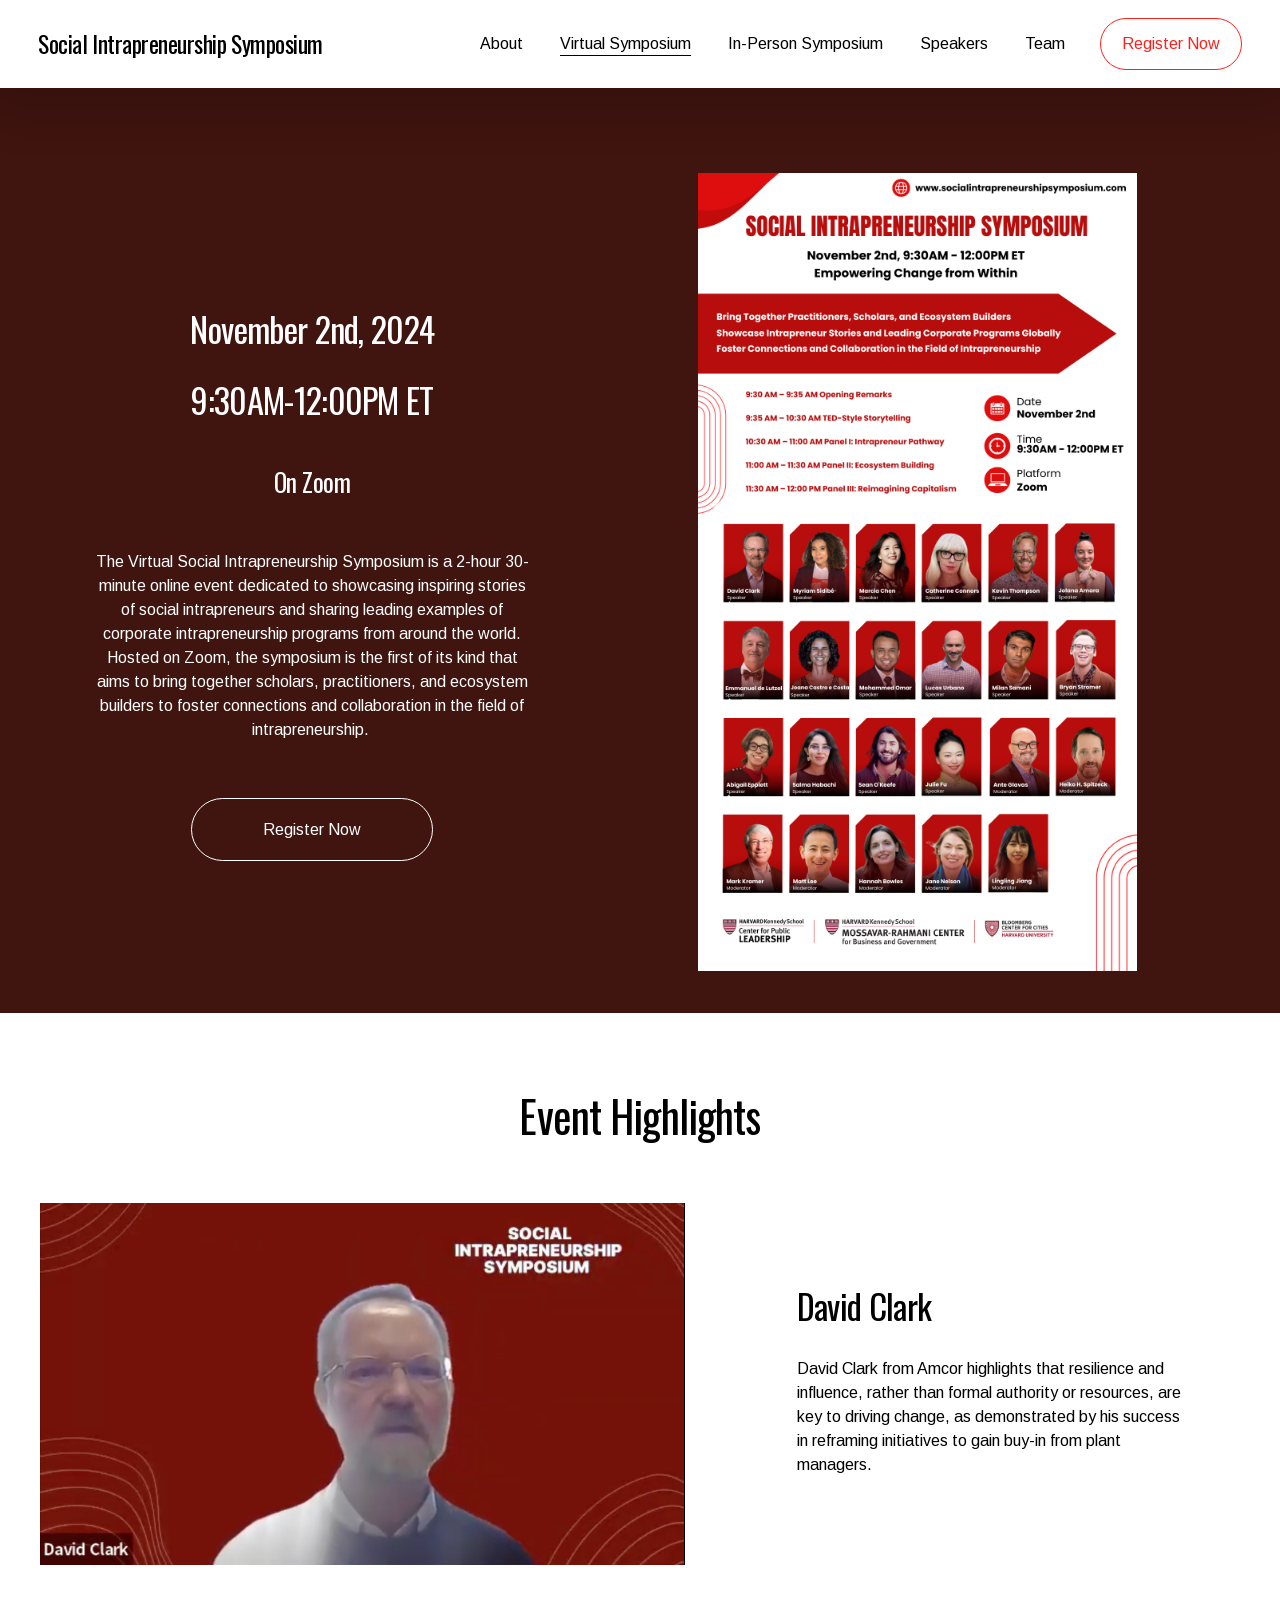
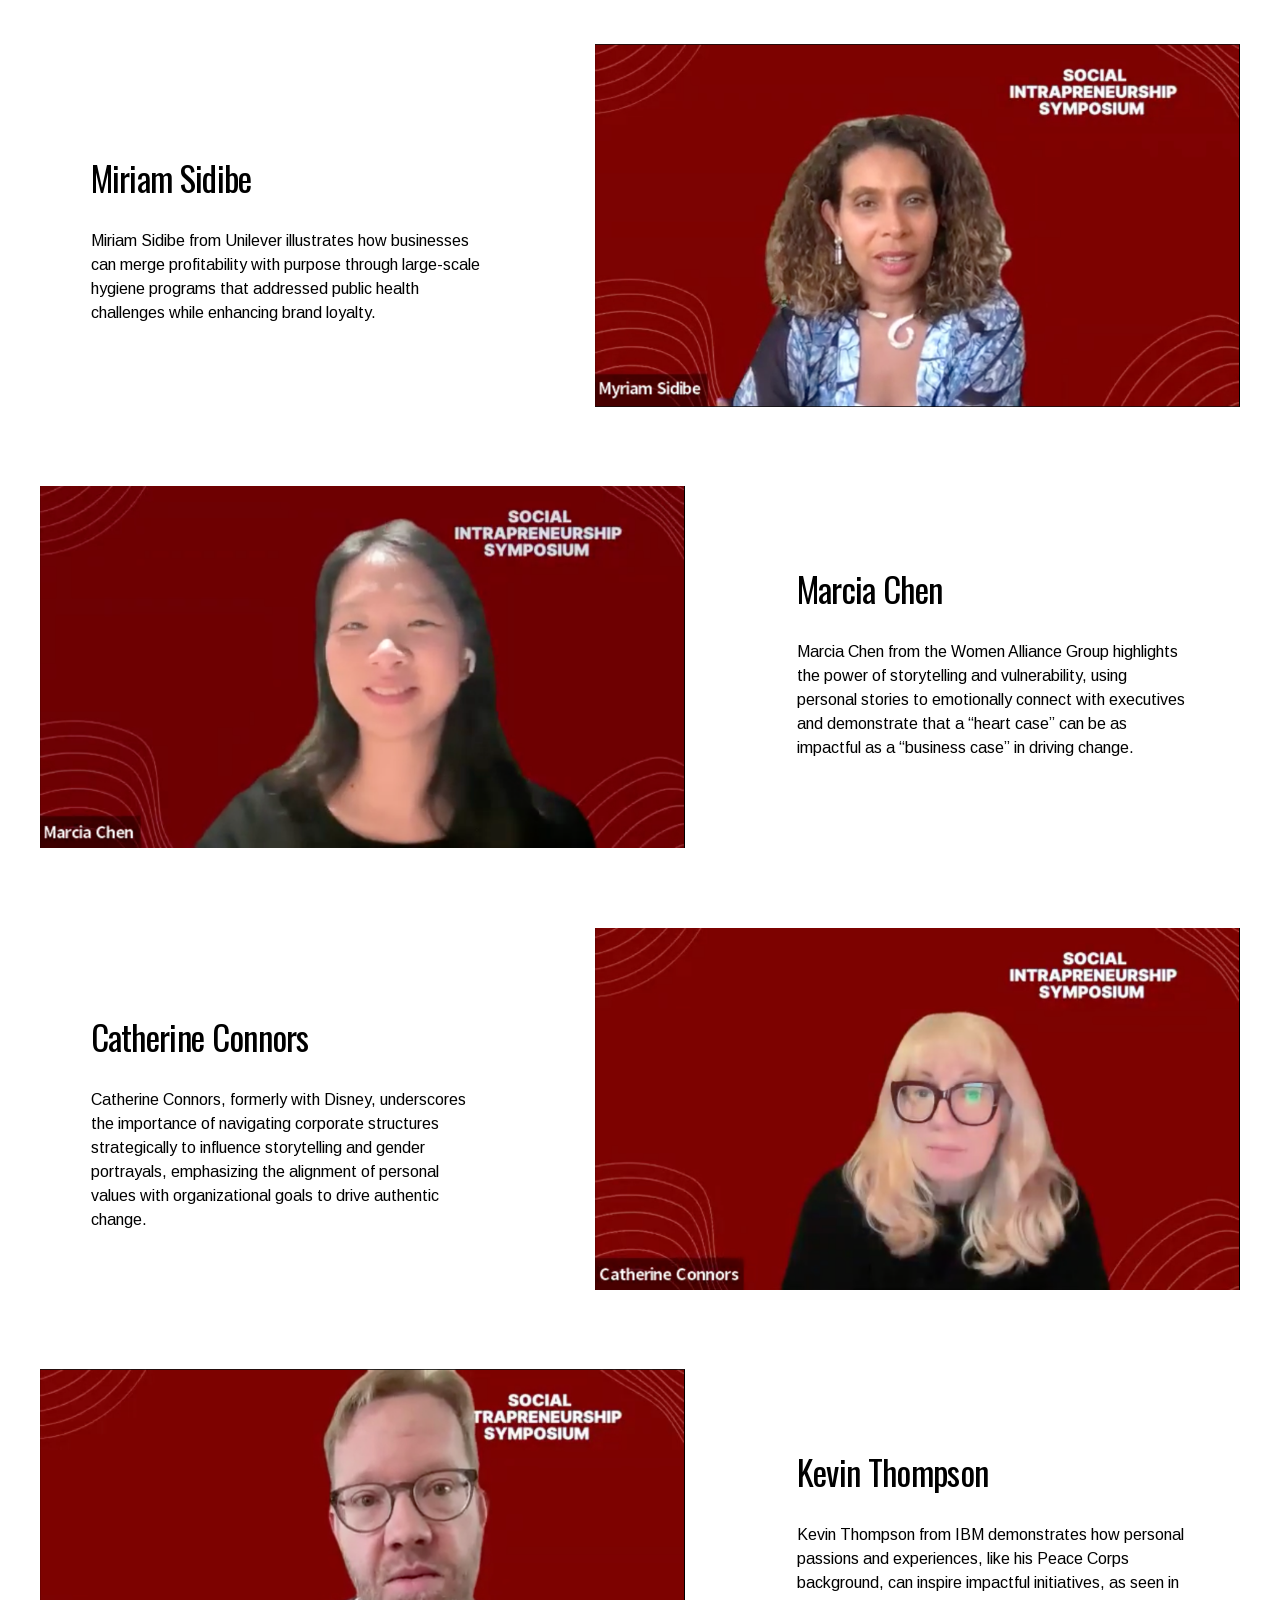
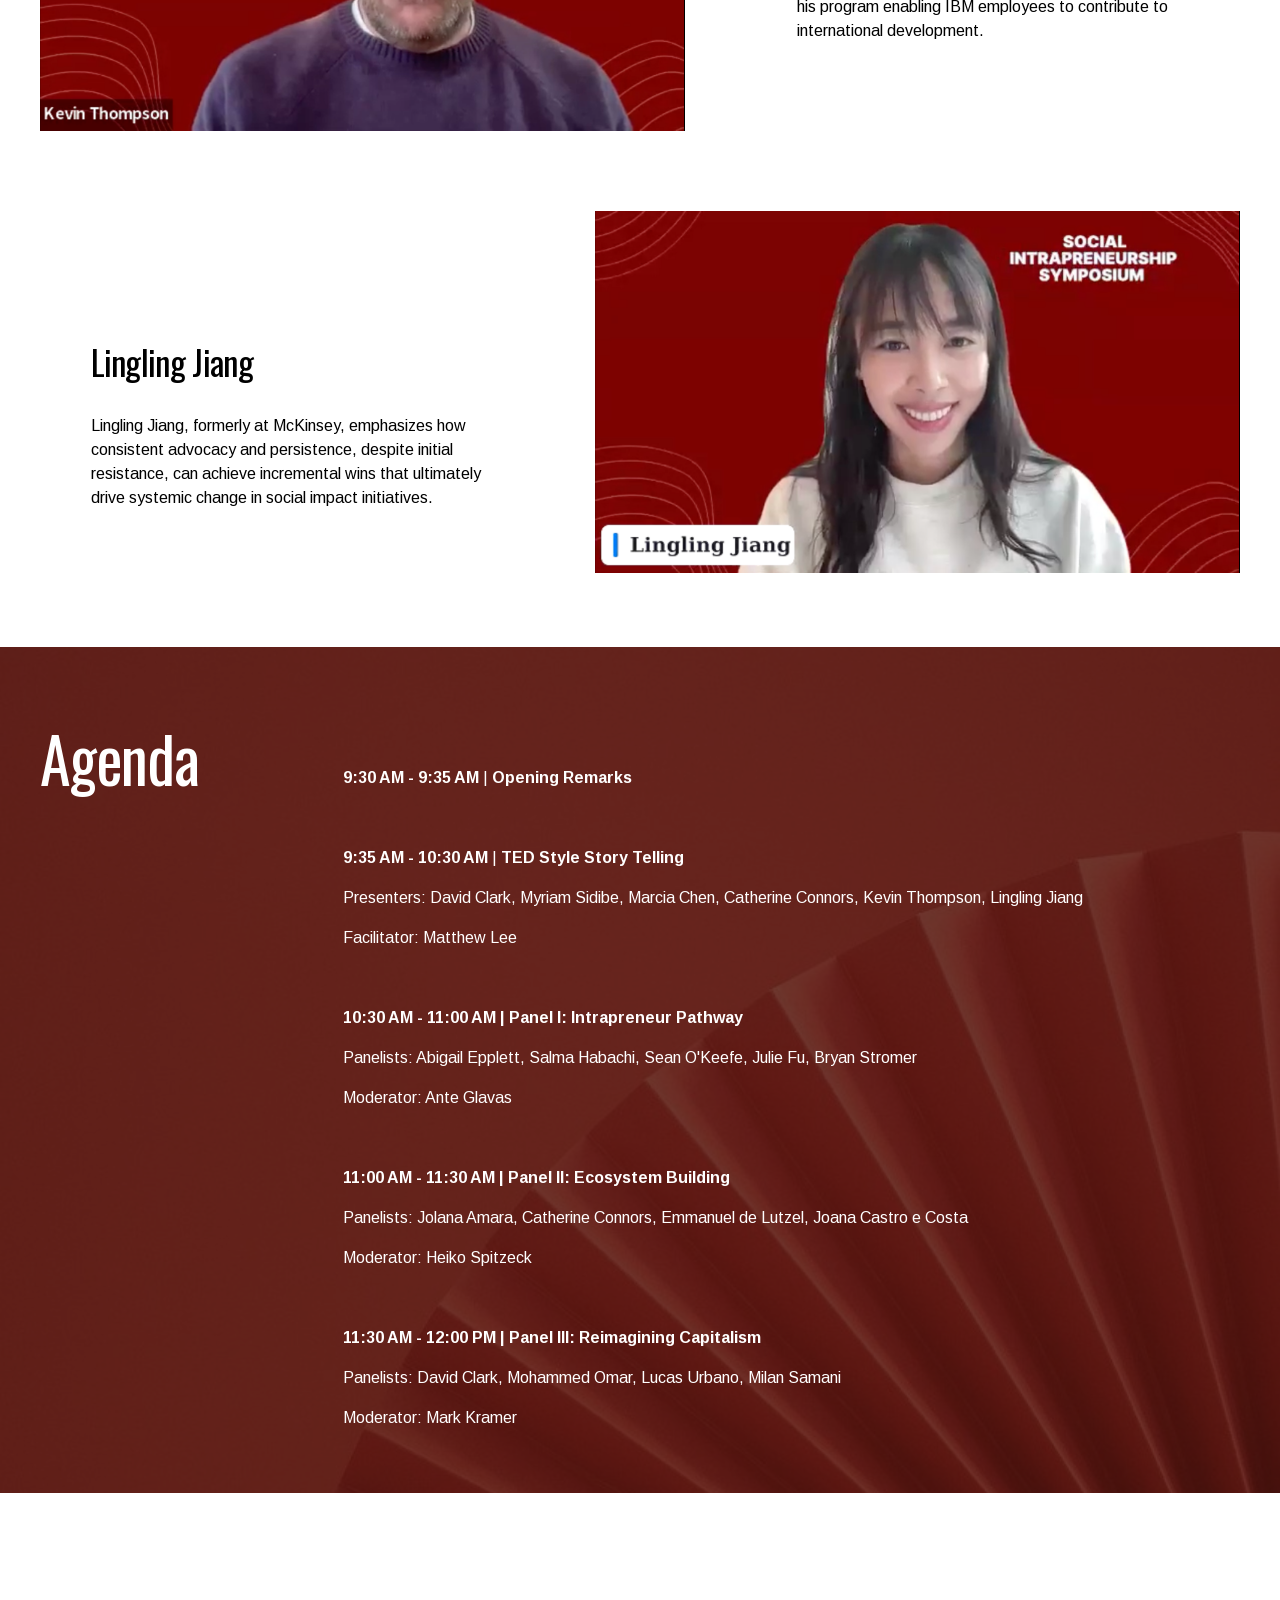
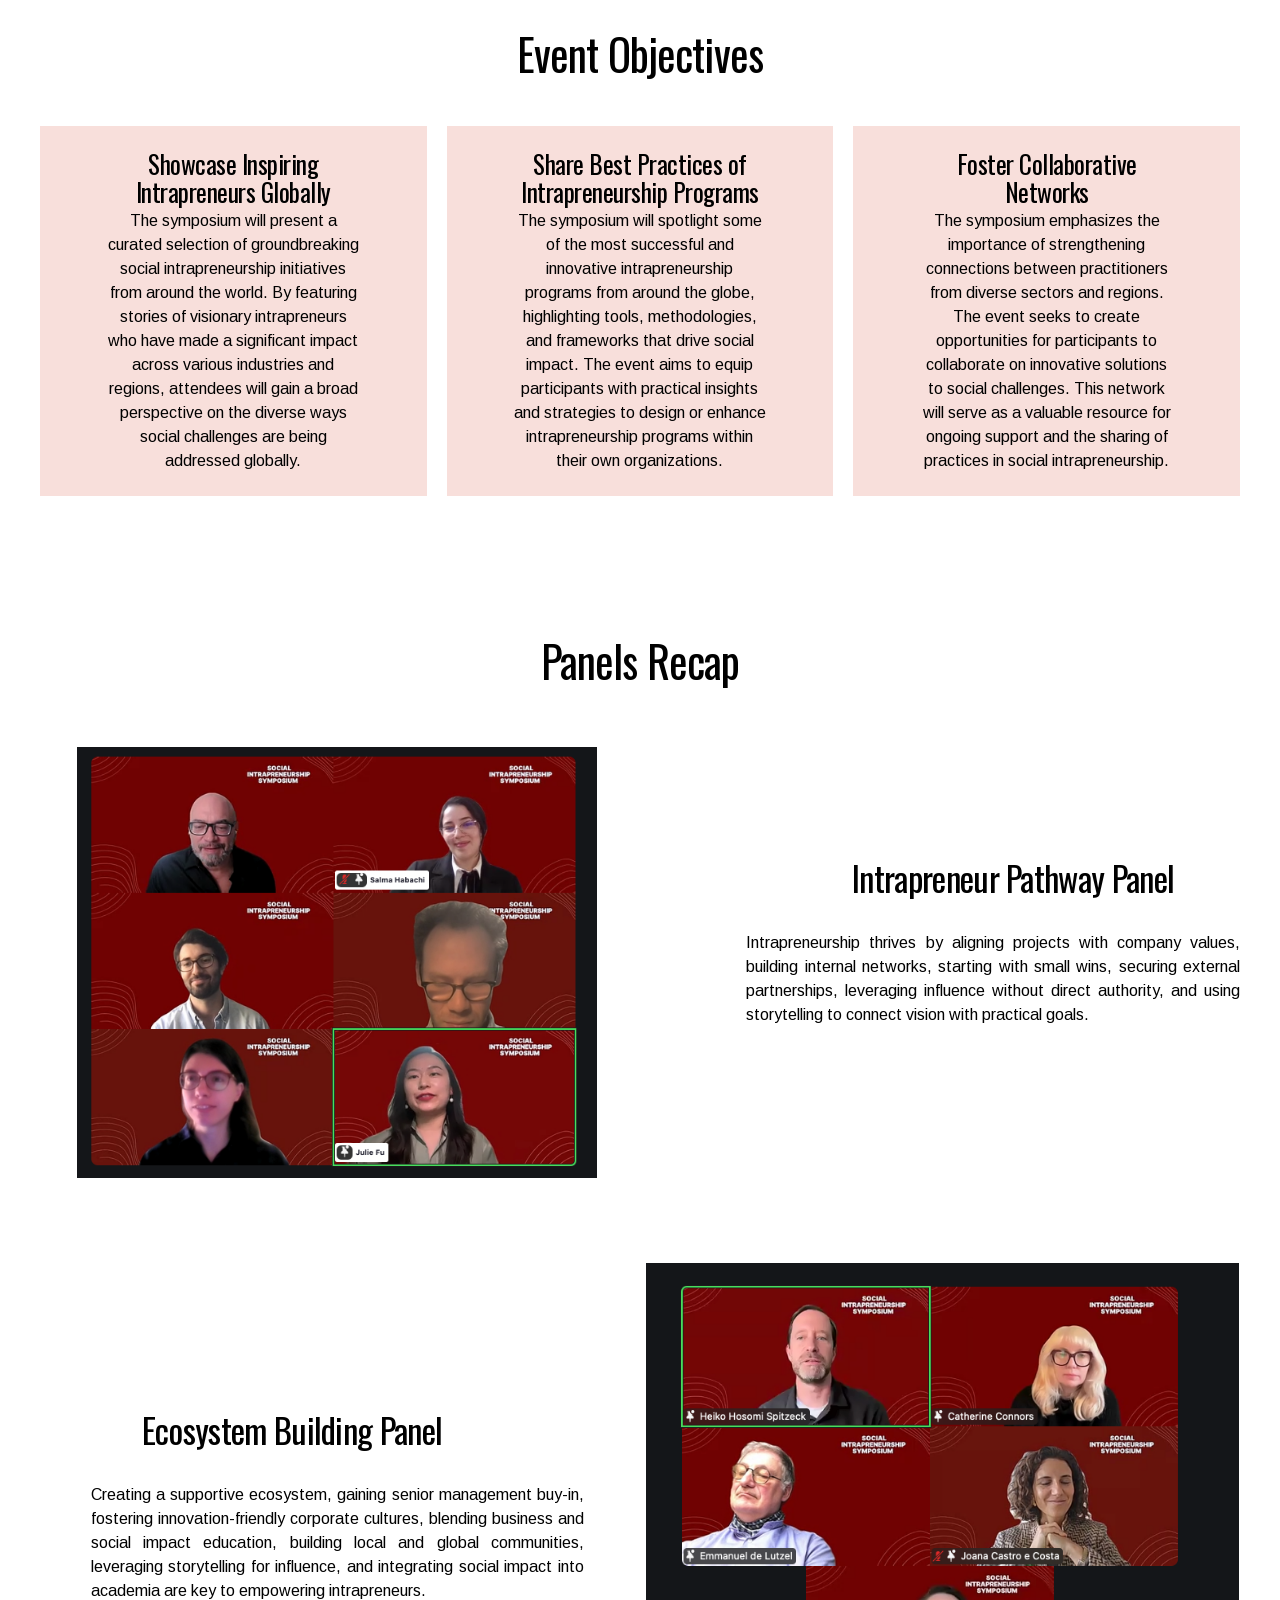
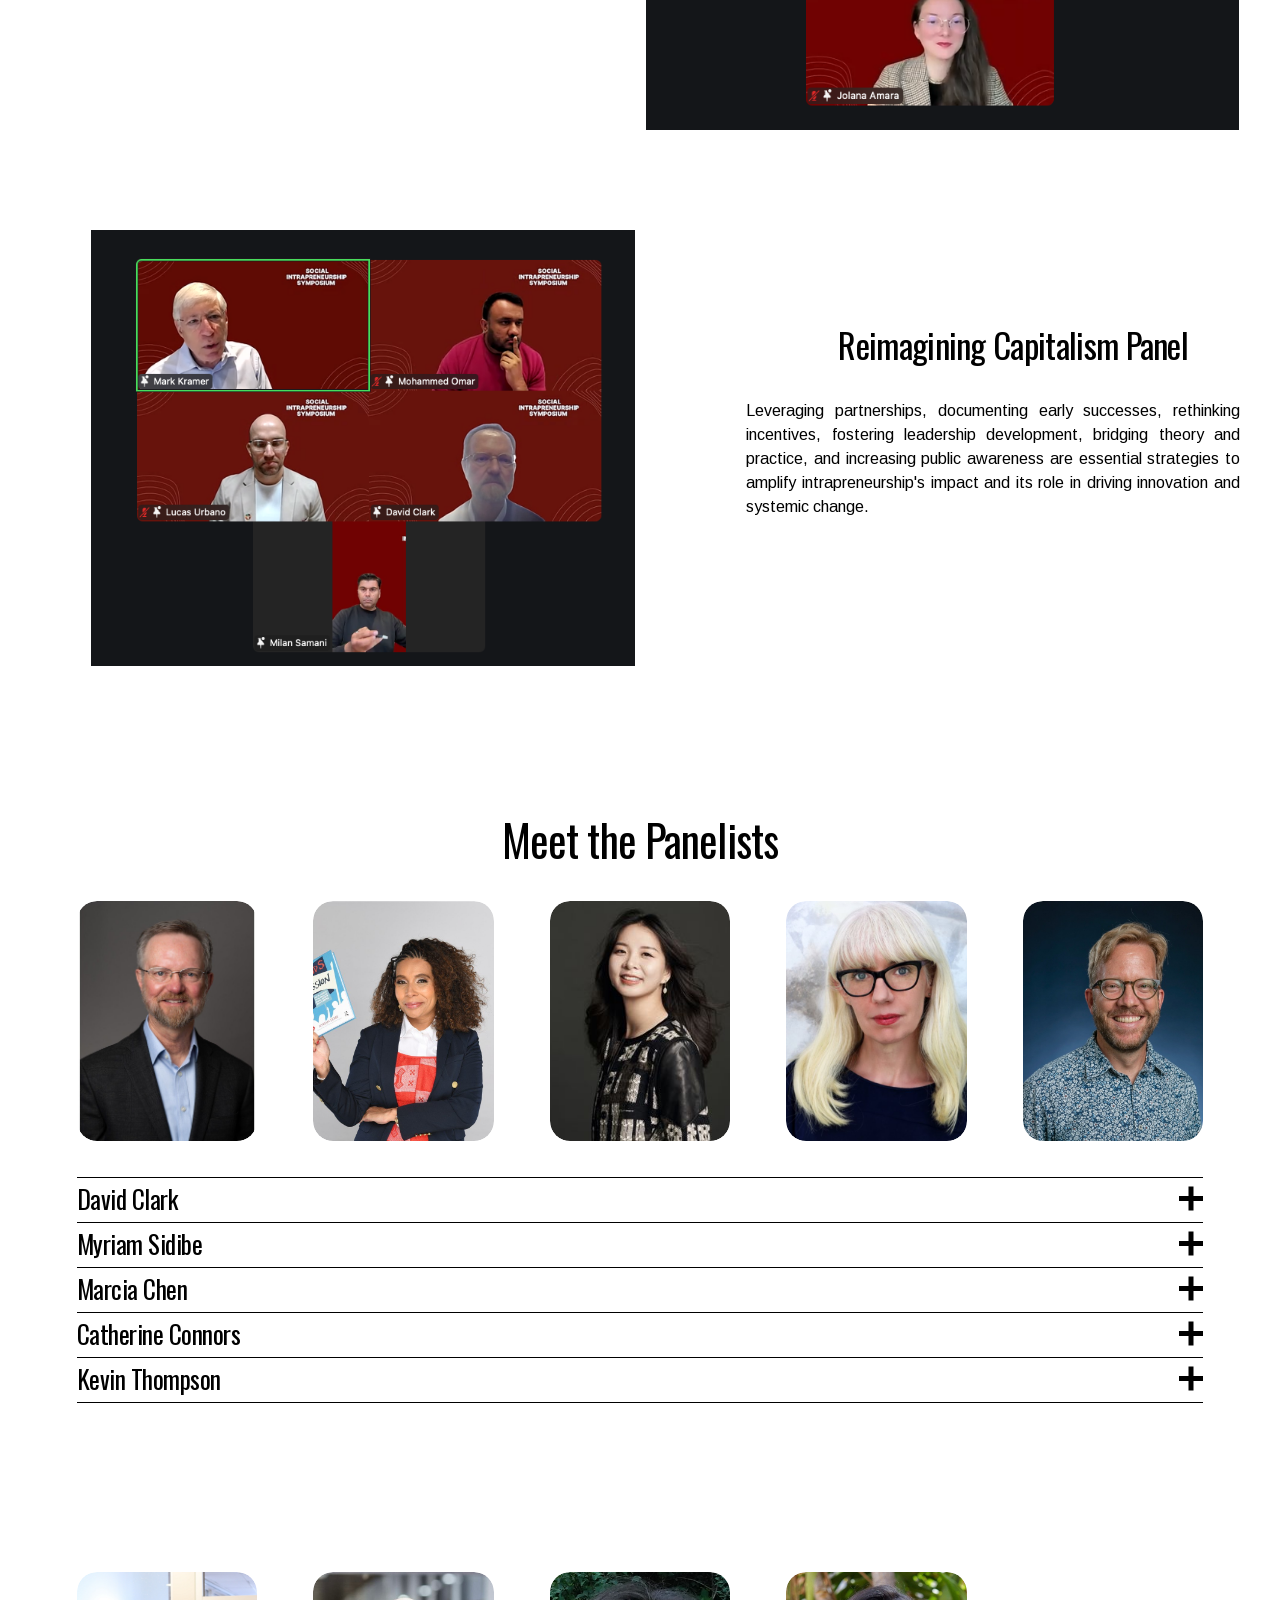
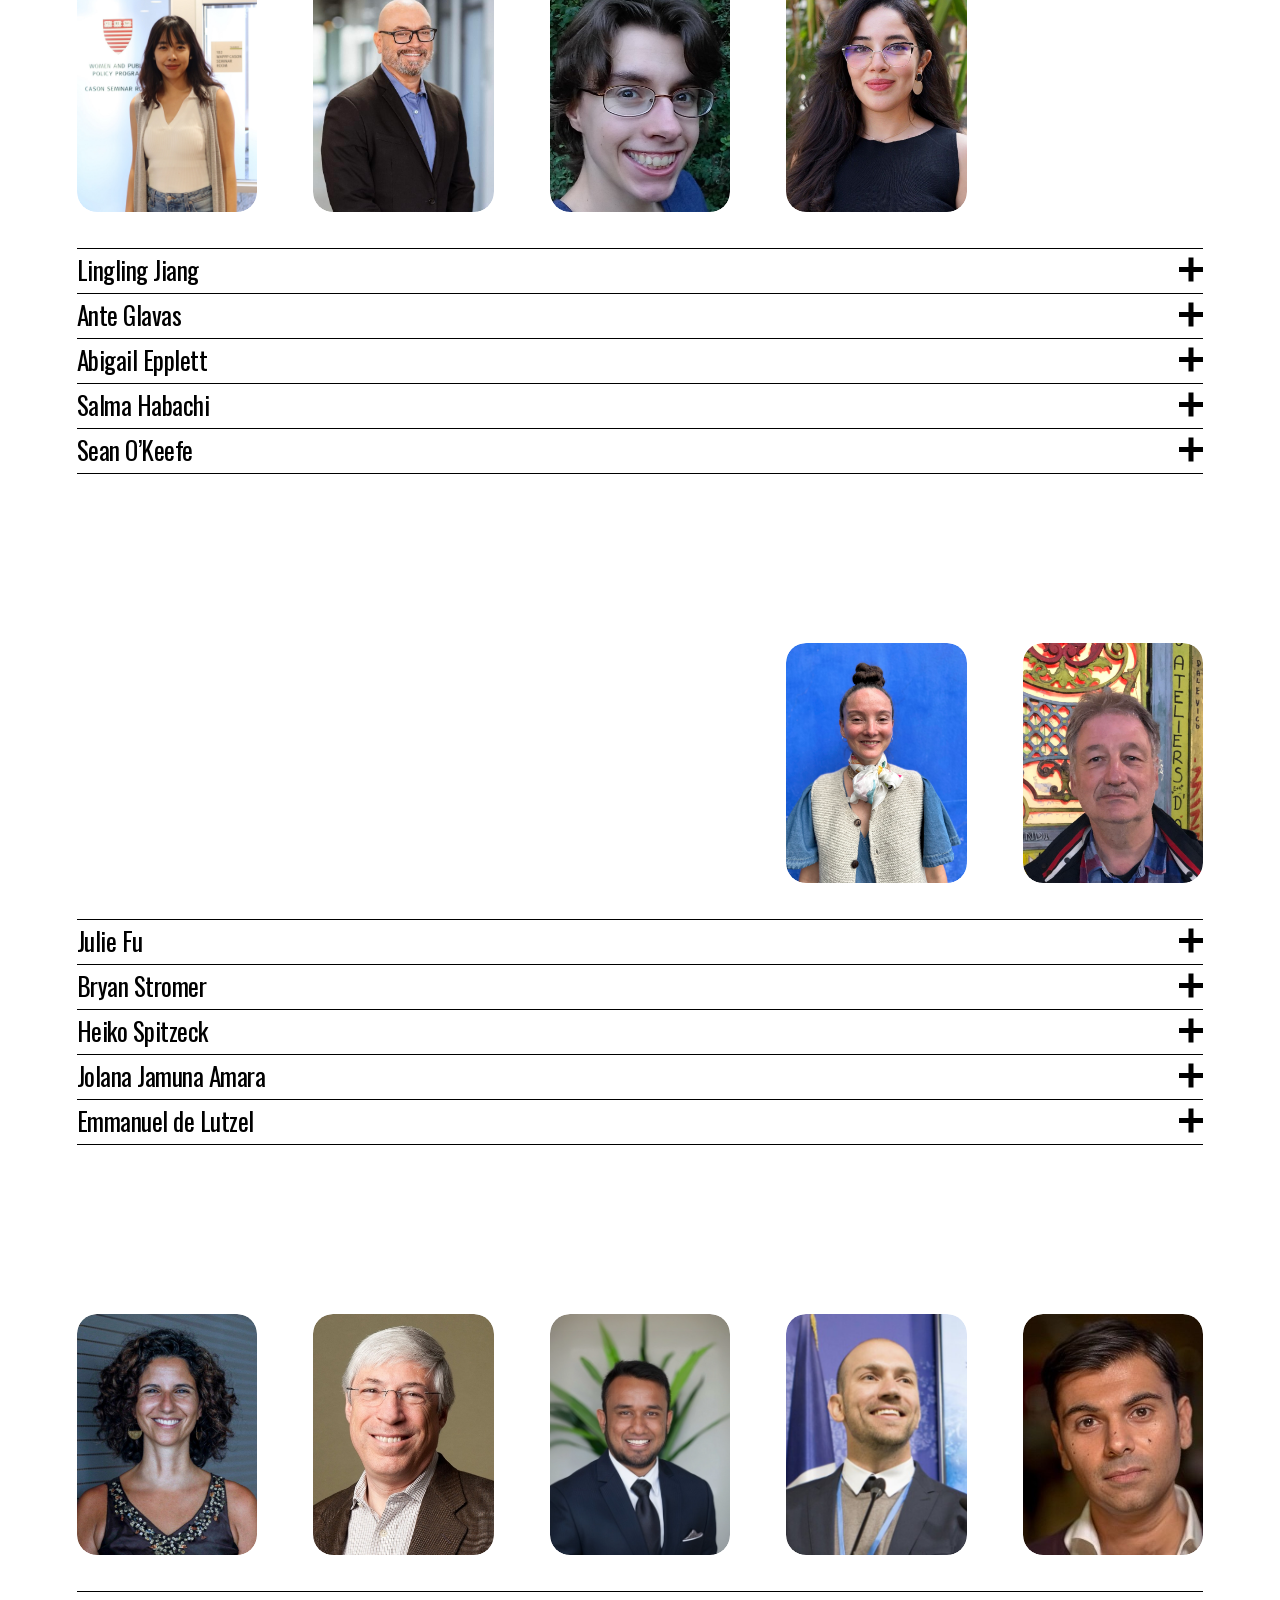
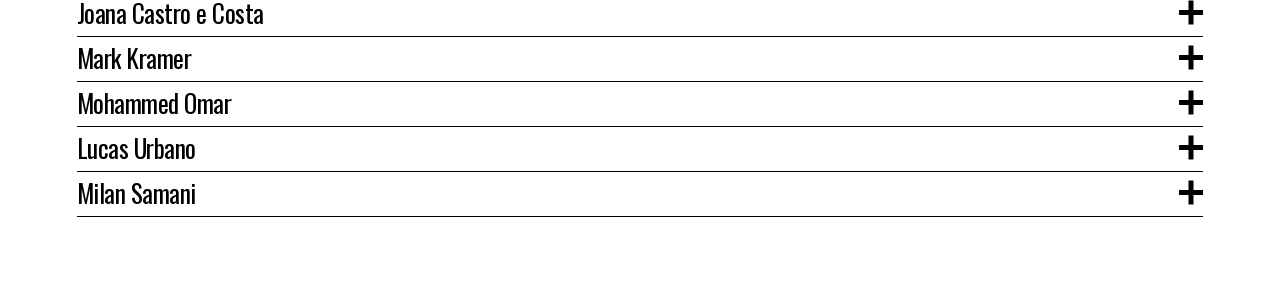
<file: virtual-symposium.html>
<!DOCTYPE html>

<html class="yui3-js-enabled js flexbox canvas canvastext webgl no-touch hashchange history draganddrop rgba hsla multiplebgs backgroundsize borderimage borderradius boxshadow textshadow opacity cssanimations csscolumns cssgradients cssreflections csstransforms no-csstransforms3d csstransitions video audio svg inlinesvg svgclippaths sqs-feature-gate-refresh-enabled sqs-preview-full-screen squarespace-damask browser-safari" data-authenticated-account="" lang="en-US" sqs-emotion-frame-cache-identifier="5" style="--header-height: 93.65625px; scroll-behavior: smooth;" xmlns:fb="http://www.facebook.com/2008/fbml" xmlns:og="http://opengraphprotocol.org/schema/"><head><meta content="text/html; charset=utf-8" http-equiv="Content-Type"/>
<meta content="IE=edge,chrome=1" http-equiv="X-UA-Compatible"/>
<meta content="width=device-width, initial-scale=1" name="viewport"/>
<link charset="utf-8" href="./assets/5134e5baa3f3.css" id="yui_3_17_2_1_1794295079387_446" rel="stylesheet"/>
<title>Virtual Symposium — Social Intrapreneurship Symposium</title>
<meta content="Sec-CH-UA-Platform-Version, Sec-CH-UA-Model" http-equiv="Accept-CH"/>
<meta content="Social Intrapreneurship Symposium" property="og:site_name"/>
<meta content="Virtual Symposium — Social Intrapreneurship Symposium" property="og:title"/>
<meta content="https://jiangyue-amber.github.io/social-intrapreneurship-symposium/virtual-symposium.html" property="og:url"/>
<meta content="website" property="og:type"/>
<meta content="Virtual Symposium — Social Intrapreneurship Symposium" itemprop="name"/>
<meta content="https://jiangyue-amber.github.io/social-intrapreneurship-symposium/virtual-symposium.html" itemprop="url"/>
<meta content="Virtual Symposium — Social Intrapreneurship Symposium" name="twitter:title"/>
<meta content="https://jiangyue-amber.github.io/social-intrapreneurship-symposium/virtual-symposium.html" name="twitter:url"/>
<meta content="summary" name="twitter:card"/>
<meta content="" name="description"/>
<style data-sqsp-font-ids="6a312332fd7025398af24cc5,6a313952691a2d058d1a1aed">
/* cyrillic */
@font-face {
  font-family: 'Arimo';
  font-style: italic;
  font-weight: 400;
  font-display: swap;
  src: url('./assets/3d8c59355ca6.woff2') format('woff2');
  unicode-range: U+0301, U+0400-045F, U+0490-0491, U+04B0-04B1, U+2116;
}
/* hebrew */
@font-face {
  font-family: 'Arimo';
  font-style: italic;
  font-weight: 400;
  font-display: swap;
  src: url('./assets/bcac7b655c4f.woff2') format('woff2');
  unicode-range: U+0307-0308, U+0590-05FF, U+200C-2010, U+20AA, U+25CC, U+FB1D-FB4F;
}
/* greek-ext */
@font-face {
  font-family: 'Arimo';
  font-style: italic;
  font-weight: 400;
  font-display: swap;
  src: url('./assets/6a1532eab971.woff2') format('woff2');
  unicode-range: U+1F00-1FFF;
}
/* latin */
@font-face {
  font-family: 'Arimo';
  font-style: italic;
  font-weight: 400;
  font-display: swap;
  src: url('./assets/80138d2940ec.woff2') format('woff2');
  unicode-range: U+0000-00FF, U+0131, U+0152-0153, U+02BB-02BC, U+02C6, U+02DA, U+02DC, U+0304, U+0308, U+0329, U+2000-206F, U+20AC, U+2122, U+2191, U+2193, U+2212, U+2215, U+FEFF, U+FFFD;
}
/* greek */
@font-face {
  font-family: 'Arimo';
  font-style: italic;
  font-weight: 400;
  font-display: swap;
  src: url('./assets/4d196c4b2ea0.woff2') format('woff2');
  unicode-range: U+0370-0377, U+037A-037F, U+0384-038A, U+038C, U+038E-03A1, U+03A3-03FF;
}
/* vietnamese */
@font-face {
  font-family: 'Arimo';
  font-style: italic;
  font-weight: 400;
  font-display: swap;
  src: url('./assets/6a8d2e7d8936.woff2') format('woff2');
  unicode-range: U+0102-0103, U+0110-0111, U+0128-0129, U+0168-0169, U+01A0-01A1, U+01AF-01B0, U+0300-0301, U+0303-0304, U+0308-0309, U+0323, U+0329, U+1EA0-1EF9, U+20AB;
}
/* latin-ext */
@font-face {
  font-family: 'Arimo';
  font-style: italic;
  font-weight: 400;
  font-display: swap;
  src: url('./assets/17d0e06b6223.woff2') format('woff2');
  unicode-range: U+0100-02BA, U+02BD-02C5, U+02C7-02CC, U+02CE-02D7, U+02DD-02FF, U+0304, U+0308, U+0329, U+1D00-1DBF, U+1E00-1E9F, U+1EF2-1EFF, U+2020, U+20A0-20AB, U+20AD-20C0, U+2113, U+2C60-2C7F, U+A720-A7FF;
}
/* cyrillic-ext */
@font-face {
  font-family: 'Arimo';
  font-style: italic;
  font-weight: 400;
  font-display: swap;
  src: url('./assets/51fdb5f037b9.woff2') format('woff2');
  unicode-range: U+0460-052F, U+1C80-1C8A, U+20B4, U+2DE0-2DFF, U+A640-A69F, U+FE2E-FE2F;
}
/* greek */
@font-face {
  font-family: 'Arimo';
  font-style: italic;
  font-weight: 700;
  font-display: swap;
  src: url('./assets/5bfb00b4a042.woff2') format('woff2');
  unicode-range: U+0370-0377, U+037A-037F, U+0384-038A, U+038C, U+038E-03A1, U+03A3-03FF;
}
/* greek-ext */
@font-face {
  font-family: 'Arimo';
  font-style: italic;
  font-weight: 700;
  font-display: swap;
  src: url('./assets/204e21dee47c.woff2') format('woff2');
  unicode-range: U+1F00-1FFF;
}
/* latin */
@font-face {
  font-family: 'Arimo';
  font-style: italic;
  font-weight: 700;
  font-display: swap;
  src: url('./assets/3f325681af24.woff2') format('woff2');
  unicode-range: U+0000-00FF, U+0131, U+0152-0153, U+02BB-02BC, U+02C6, U+02DA, U+02DC, U+0304, U+0308, U+0329, U+2000-206F, U+20AC, U+2122, U+2191, U+2193, U+2212, U+2215, U+FEFF, U+FFFD;
}
/* vietnamese */
@font-face {
  font-family: 'Arimo';
  font-style: italic;
  font-weight: 700;
  font-display: swap;
  src: url('./assets/c46594cd6552.woff2') format('woff2');
  unicode-range: U+0102-0103, U+0110-0111, U+0128-0129, U+0168-0169, U+01A0-01A1, U+01AF-01B0, U+0300-0301, U+0303-0304, U+0308-0309, U+0323, U+0329, U+1EA0-1EF9, U+20AB;
}
/* cyrillic-ext */
@font-face {
  font-family: 'Arimo';
  font-style: italic;
  font-weight: 700;
  font-display: swap;
  src: url('./assets/f979d8344cbe.woff2') format('woff2');
  unicode-range: U+0460-052F, U+1C80-1C8A, U+20B4, U+2DE0-2DFF, U+A640-A69F, U+FE2E-FE2F;
}
/* latin-ext */
@font-face {
  font-family: 'Arimo';
  font-style: italic;
  font-weight: 700;
  font-display: swap;
  src: url('./assets/a1036d4d84c1.woff2') format('woff2');
  unicode-range: U+0100-02BA, U+02BD-02C5, U+02C7-02CC, U+02CE-02D7, U+02DD-02FF, U+0304, U+0308, U+0329, U+1D00-1DBF, U+1E00-1E9F, U+1EF2-1EFF, U+2020, U+20A0-20AB, U+20AD-20C0, U+2113, U+2C60-2C7F, U+A720-A7FF;
}
/* cyrillic */
@font-face {
  font-family: 'Arimo';
  font-style: italic;
  font-weight: 700;
  font-display: swap;
  src: url('./assets/7b9108cd2c79.woff2') format('woff2');
  unicode-range: U+0301, U+0400-045F, U+0490-0491, U+04B0-04B1, U+2116;
}
/* hebrew */
@font-face {
  font-family: 'Arimo';
  font-style: italic;
  font-weight: 700;
  font-display: swap;
  src: url('./assets/a25fa360ea91.woff2') format('woff2');
  unicode-range: U+0307-0308, U+0590-05FF, U+200C-2010, U+20AA, U+25CC, U+FB1D-FB4F;
}
/* latin */
@font-face {
  font-family: 'Arimo';
  font-style: normal;
  font-weight: 400;
  font-display: swap;
  src: url('./assets/d316269bfd29.woff2') format('woff2');
  unicode-range: U+0000-00FF, U+0131, U+0152-0153, U+02BB-02BC, U+02C6, U+02DA, U+02DC, U+0304, U+0308, U+0329, U+2000-206F, U+20AC, U+2122, U+2191, U+2193, U+2212, U+2215, U+FEFF, U+FFFD;
}
/* greek-ext */
@font-face {
  font-family: 'Arimo';
  font-style: normal;
  font-weight: 400;
  font-display: swap;
  src: url('./assets/73366432275b.woff2') format('woff2');
  unicode-range: U+1F00-1FFF;
}
/* cyrillic */
@font-face {
  font-family: 'Arimo';
  font-style: normal;
  font-weight: 400;
  font-display: swap;
  src: url('./assets/81b33e39eb54.woff2') format('woff2');
  unicode-range: U+0301, U+0400-045F, U+0490-0491, U+04B0-04B1, U+2116;
}
/* latin-ext */
@font-face {
  font-family: 'Arimo';
  font-style: normal;
  font-weight: 400;
  font-display: swap;
  src: url('./assets/2ec8b0e42109.woff2') format('woff2');
  unicode-range: U+0100-02BA, U+02BD-02C5, U+02C7-02CC, U+02CE-02D7, U+02DD-02FF, U+0304, U+0308, U+0329, U+1D00-1DBF, U+1E00-1E9F, U+1EF2-1EFF, U+2020, U+20A0-20AB, U+20AD-20C0, U+2113, U+2C60-2C7F, U+A720-A7FF;
}
/* cyrillic-ext */
@font-face {
  font-family: 'Arimo';
  font-style: normal;
  font-weight: 400;
  font-display: swap;
  src: url('./assets/eb4bc5806629.woff2') format('woff2');
  unicode-range: U+0460-052F, U+1C80-1C8A, U+20B4, U+2DE0-2DFF, U+A640-A69F, U+FE2E-FE2F;
}
/* vietnamese */
@font-face {
  font-family: 'Arimo';
  font-style: normal;
  font-weight: 400;
  font-display: swap;
  src: url('./assets/751e1b1fd7fa.woff2') format('woff2');
  unicode-range: U+0102-0103, U+0110-0111, U+0128-0129, U+0168-0169, U+01A0-01A1, U+01AF-01B0, U+0300-0301, U+0303-0304, U+0308-0309, U+0323, U+0329, U+1EA0-1EF9, U+20AB;
}
/* hebrew */
@font-face {
  font-family: 'Arimo';
  font-style: normal;
  font-weight: 400;
  font-display: swap;
  src: url('./assets/11663aa48a90.woff2') format('woff2');
  unicode-range: U+0307-0308, U+0590-05FF, U+200C-2010, U+20AA, U+25CC, U+FB1D-FB4F;
}
/* greek */
@font-face {
  font-family: 'Arimo';
  font-style: normal;
  font-weight: 400;
  font-display: swap;
  src: url('./assets/814ecf762d36.woff2') format('woff2');
  unicode-range: U+0370-0377, U+037A-037F, U+0384-038A, U+038C, U+038E-03A1, U+03A3-03FF;
}
/* vietnamese */
@font-face {
  font-family: 'Oswald';
  font-style: normal;
  font-weight: 700;
  font-display: swap;
  src: url('./assets/91e4f6ae989f.woff2') format('woff2');
  unicode-range: U+0102-0103, U+0110-0111, U+0128-0129, U+0168-0169, U+01A0-01A1, U+01AF-01B0, U+0300-0301, U+0303-0304, U+0308-0309, U+0323, U+0329, U+1EA0-1EF9, U+20AB;
}
/* cyrillic-ext */
@font-face {
  font-family: 'Oswald';
  font-style: normal;
  font-weight: 700;
  font-display: swap;
  src: url('./assets/f9af3370f35a.woff2') format('woff2');
  unicode-range: U+0460-052F, U+1C80-1C8A, U+20B4, U+2DE0-2DFF, U+A640-A69F, U+FE2E-FE2F;
}
/* cyrillic */
@font-face {
  font-family: 'Oswald';
  font-style: normal;
  font-weight: 700;
  font-display: swap;
  src: url('./assets/a836cb4f73fb.woff2') format('woff2');
  unicode-range: U+0301, U+0400-045F, U+0490-0491, U+04B0-04B1, U+2116;
}
/* latin-ext */
@font-face {
  font-family: 'Oswald';
  font-style: normal;
  font-weight: 700;
  font-display: swap;
  src: url('./assets/2b250f0f1a75.woff2') format('woff2');
  unicode-range: U+0100-02BA, U+02BD-02C5, U+02C7-02CC, U+02CE-02D7, U+02DD-02FF, U+0304, U+0308, U+0329, U+1D00-1DBF, U+1E00-1E9F, U+1EF2-1EFF, U+2020, U+20A0-20AB, U+20AD-20C0, U+2113, U+2C60-2C7F, U+A720-A7FF;
}
/* latin */
@font-face {
  font-family: 'Oswald';
  font-style: normal;
  font-weight: 700;
  font-display: swap;
  src: url('./assets/514e9388476e.woff2') format('woff2');
  unicode-range: U+0000-00FF, U+0131, U+0152-0153, U+02BB-02BC, U+02C6, U+02DA, U+02DC, U+0304, U+0308, U+0329, U+2000-206F, U+20AC, U+2122, U+2191, U+2193, U+2212, U+2215, U+FEFF, U+FFFD;
}
/* cyrillic */
@font-face {
  font-family: 'Arimo';
  font-style: normal;
  font-weight: 700;
  font-display: swap;
  src: url('./assets/adbea6bcbbe4.woff2') format('woff2');
  unicode-range: U+0301, U+0400-045F, U+0490-0491, U+04B0-04B1, U+2116;
}
/* hebrew */
@font-face {
  font-family: 'Arimo';
  font-style: normal;
  font-weight: 700;
  font-display: swap;
  src: url('./assets/6eb6bbe87425.woff2') format('woff2');
  unicode-range: U+0307-0308, U+0590-05FF, U+200C-2010, U+20AA, U+25CC, U+FB1D-FB4F;
}
/* vietnamese */
@font-face {
  font-family: 'Arimo';
  font-style: normal;
  font-weight: 700;
  font-display: swap;
  src: url('./assets/662d3f984220.woff2') format('woff2');
  unicode-range: U+0102-0103, U+0110-0111, U+0128-0129, U+0168-0169, U+01A0-01A1, U+01AF-01B0, U+0300-0301, U+0303-0304, U+0308-0309, U+0323, U+0329, U+1EA0-1EF9, U+20AB;
}
/* greek */
@font-face {
  font-family: 'Arimo';
  font-style: normal;
  font-weight: 700;
  font-display: swap;
  src: url('./assets/def76f20ef9a.woff2') format('woff2');
  unicode-range: U+0370-0377, U+037A-037F, U+0384-038A, U+038C, U+038E-03A1, U+03A3-03FF;
}
/* latin */
@font-face {
  font-family: 'Arimo';
  font-style: normal;
  font-weight: 700;
  font-display: swap;
  src: url('./assets/8c0c042eae7f.woff2') format('woff2');
  unicode-range: U+0000-00FF, U+0131, U+0152-0153, U+02BB-02BC, U+02C6, U+02DA, U+02DC, U+0304, U+0308, U+0329, U+2000-206F, U+20AC, U+2122, U+2191, U+2193, U+2212, U+2215, U+FEFF, U+FFFD;
}
/* greek-ext */
@font-face {
  font-family: 'Arimo';
  font-style: normal;
  font-weight: 700;
  font-display: swap;
  src: url('./assets/7b787a0bca1e.woff2') format('woff2');
  unicode-range: U+1F00-1FFF;
}
/* latin-ext */
@font-face {
  font-family: 'Arimo';
  font-style: normal;
  font-weight: 700;
  font-display: swap;
  src: url('./assets/af627876a456.woff2') format('woff2');
  unicode-range: U+0100-02BA, U+02BD-02C5, U+02C7-02CC, U+02CE-02D7, U+02DD-02FF, U+0304, U+0308, U+0329, U+1D00-1DBF, U+1E00-1E9F, U+1EF2-1EFF, U+2020, U+20A0-20AB, U+20AD-20C0, U+2113, U+2C60-2C7F, U+A720-A7FF;
}
/* cyrillic-ext */
@font-face {
  font-family: 'Arimo';
  font-style: normal;
  font-weight: 700;
  font-display: swap;
  src: url('./assets/9d31e9b44ba9.woff2') format('woff2');
  unicode-range: U+0460-052F, U+1C80-1C8A, U+20B4, U+2DE0-2DFF, U+A640-A69F, U+FE2E-FE2F;
}
/* latin */
@font-face {
  font-family: 'Oswald';
  font-style: normal;
  font-weight: 400;
  font-display: swap;
  src: url('./assets/3ca19408074f.woff2') format('woff2');
  unicode-range: U+0000-00FF, U+0131, U+0152-0153, U+02BB-02BC, U+02C6, U+02DA, U+02DC, U+0304, U+0308, U+0329, U+2000-206F, U+20AC, U+2122, U+2191, U+2193, U+2212, U+2215, U+FEFF, U+FFFD;
}
/* cyrillic */
@font-face {
  font-family: 'Oswald';
  font-style: normal;
  font-weight: 400;
  font-display: swap;
  src: url('./assets/e021f6838b1f.woff2') format('woff2');
  unicode-range: U+0301, U+0400-045F, U+0490-0491, U+04B0-04B1, U+2116;
}
/* latin-ext */
@font-face {
  font-family: 'Oswald';
  font-style: normal;
  font-weight: 400;
  font-display: swap;
  src: url('./assets/04c1a37042da.woff2') format('woff2');
  unicode-range: U+0100-02BA, U+02BD-02C5, U+02C7-02CC, U+02CE-02D7, U+02DD-02FF, U+0304, U+0308, U+0329, U+1D00-1DBF, U+1E00-1E9F, U+1EF2-1EFF, U+2020, U+20A0-20AB, U+20AD-20C0, U+2113, U+2C60-2C7F, U+A720-A7FF;
}
/* cyrillic-ext */
@font-face {
  font-family: 'Oswald';
  font-style: normal;
  font-weight: 400;
  font-display: swap;
  src: url('./assets/b1b233dc0657.woff2') format('woff2');
  unicode-range: U+0460-052F, U+1C80-1C8A, U+20B4, U+2DE0-2DFF, U+A640-A69F, U+FE2E-FE2F;
}
/* vietnamese */
@font-face {
  font-family: 'Oswald';
  font-style: normal;
  font-weight: 400;
  font-display: swap;
  src: url('./assets/2097e4cf7d9b.woff2') format('woff2');
  unicode-range: U+0102-0103, U+0110-0111, U+0128-0129, U+0168-0169, U+01A0-01A1, U+01AF-01B0, U+0300-0301, U+0303-0304, U+0308-0309, U+0323, U+0329, U+1EA0-1EF9, U+20AB;
}
</style>
<link href="./assets/1ae84d9f9687.css" rel="stylesheet" type="text/css"/><link href="./assets/62851efff91e.css" rel="stylesheet" type="text/css"/><link href="./assets/dc6f489927c3.css" rel="stylesheet" type="text/css"/><link href="./assets/e6a9736ab339.css" rel="stylesheet" type="text/css"/><link href="./assets/9d95cff75873.css" rel="stylesheet" type="text/css"/><link href="./assets/2d3b0f56bd9e.css" rel="stylesheet" type="text/css"/><link href="./assets/36576bc902a3.css" rel="stylesheet" type="text/css"/>
<style id="inert-style">
[inert] {
  pointer-events: none;
  cursor: default;
}

[inert], [inert] * {
  -webkit-user-select: none;
  -moz-user-select: none;
  -ms-user-select: none;
  user-select: none;
}
</style><link href="./restoration.css" rel="stylesheet"/></head>
<body class="primary-button-style-outline primary-button-shape-pill secondary-button-style-outline secondary-button-shape-pill tertiary-button-style-outline tertiary-button-shape-underline form-field-style-solid form-field-shape-square form-field-border-all form-field-hover-focus-outline form-field-checkbox-type-icon form-field-checkbox-fill-solid form-field-checkbox-color-inverted form-field-checkbox-shape-square form-field-checkbox-layout-stack form-field-radio-type-icon form-field-radio-fill-solid form-field-radio-color-normal form-field-radio-shape-pill form-field-radio-layout-stack form-field-survey-fill-solid form-field-survey-color-normal form-field-survey-shape-pill form-submit-button-style-label tweak-global-animations-animation-type-none tweak-global-animations-animation-curve-ease image-block-poster-text-alignment-center image-block-card-content-position-center image-block-card-text-alignment-left image-block-overlap-content-position-center image-block-overlap-text-alignment-left image-block-collage-content-position-top image-block-collage-text-alignment-left image-block-stack-text-alignment-left tweak-blog-alternating-side-by-side-width-inset tweak-blog-alternating-side-by-side-image-aspect-ratio-11-square tweak-blog-alternating-side-by-side-text-alignment-left tweak-blog-alternating-side-by-side-read-more-style-show tweak-blog-alternating-side-by-side-image-text-alignment-middle tweak-blog-alternating-side-by-side-delimiter-bullet tweak-blog-alternating-side-by-side-meta-position-top tweak-blog-alternating-side-by-side-primary-meta-categories tweak-blog-alternating-side-by-side-secondary-meta-date tweak-blog-alternating-side-by-side-excerpt-show form-use-theme-colors tweak-global-animations-complexity-level-detailed tweak-global-animations-animation-style-fade tweak-blog-masonry-width-full tweak-blog-masonry-text-alignment-center tweak-blog-masonry-primary-meta-categories tweak-blog-masonry-secondary-meta-date tweak-blog-masonry-meta-position-top tweak-blog-masonry-read-more-style-show tweak-blog-masonry-delimiter-space tweak-blog-masonry-image-placement-above tweak-blog-masonry-excerpt-show tweak-portfolio-grid-overlay-width-full tweak-portfolio-grid-overlay-height-small tweak-portfolio-grid-overlay-image-aspect-ratio-43-four-three tweak-portfolio-grid-overlay-text-placement-center tweak-portfolio-grid-overlay-show-text-after-hover tweak-blog-single-column-width-inset tweak-blog-single-column-text-alignment-center tweak-blog-single-column-image-placement-above tweak-blog-single-column-delimiter-bullet tweak-blog-single-column-read-more-style-show tweak-blog-single-column-primary-meta-categories tweak-blog-single-column-secondary-meta-date tweak-blog-single-column-meta-position-top tweak-blog-single-column-content-excerpt-and-title header-width-full tweak-fixed-header-style-scroll-back tweak-blog-item-width-narrow tweak-blog-item-text-alignment-left tweak-blog-item-meta-position-above-title tweak-blog-item-show-categories tweak-blog-item-show-date tweak-blog-item-delimiter-dash tweak-blog-side-by-side-width-inset tweak-blog-side-by-side-image-placement-left tweak-blog-side-by-side-image-aspect-ratio-11-square tweak-blog-side-by-side-primary-meta-categories tweak-blog-side-by-side-secondary-meta-date tweak-blog-side-by-side-meta-position-top tweak-blog-side-by-side-text-alignment-left tweak-blog-side-by-side-image-text-alignment-middle tweak-blog-side-by-side-read-more-style-show tweak-blog-side-by-side-delimiter-bullet tweak-blog-side-by-side-excerpt-show tweak-events-stacked-width-inset tweak-events-stacked-height-small tweak-events-stacked-show-past-events tweak-events-stacked-show-thumbnails tweak-events-stacked-thumbnail-size-32-standard tweak-events-stacked-date-style-side-tag tweak-events-stacked-show-time tweak-events-stacked-show-location tweak-events-stacked-ical-gcal-links tweak-events-stacked-show-excerpt tweak-blog-basic-grid-width-inset tweak-blog-basic-grid-image-aspect-ratio-32-standard tweak-blog-basic-grid-text-alignment-center tweak-blog-basic-grid-delimiter-bullet tweak-blog-basic-grid-image-placement-above tweak-blog-basic-grid-read-more-style-show tweak-blog-basic-grid-primary-meta-categories tweak-blog-basic-grid-secondary-meta-date tweak-blog-basic-grid-excerpt-show tweak-portfolio-grid-basic-width-inset tweak-portfolio-grid-basic-height-medium tweak-portfolio-grid-basic-image-aspect-ratio-43-four-three tweak-portfolio-grid-basic-text-alignment-left tweak-portfolio-grid-basic-hover-effect-zoom header-overlay-alignment-center tweak-portfolio-index-background-link-format-stacked tweak-portfolio-index-background-width-full-bleed tweak-portfolio-index-background-height-large tweak-portfolio-index-background-vertical-alignment-middle tweak-portfolio-index-background-horizontal-alignment-center tweak-portfolio-index-background-delimiter-none tweak-portfolio-index-background-animation-type-fade tweak-portfolio-index-background-animation-duration-medium tweak-portfolio-hover-follow-layout-inline tweak-portfolio-hover-follow-delimiter-bullet tweak-portfolio-hover-follow-animation-type-fade tweak-portfolio-hover-follow-animation-duration-fast tweak-portfolio-hover-static-layout-inline tweak-portfolio-hover-static-front tweak-portfolio-hover-static-delimiter-hyphen tweak-portfolio-hover-static-animation-type-fade tweak-portfolio-hover-static-animation-duration-fast hide-opentable-icons opentable-style-dark tweak-product-quick-view-button-style-floating tweak-product-quick-view-button-position-bottom tweak-product-quick-view-lightbox-excerpt-display-truncate tweak-product-quick-view-lightbox-show-arrows tweak-product-quick-view-lightbox-show-close-button tweak-product-quick-view-lightbox-controls-weight-light native-currency-code-usd collection-type-page collection-66f8e4bfd95bfc2bb11d82b2 collection-layout-default mobile-style-available sqs-seven-one seven-one-global-animations sqs-hide-overlay-widgets sqs-jacquard sqs-jacquard-outline-beta is-expanded sqs-device-view-desktop" data-animation-state="booted" id="collection-66f8e4bfd95bfc2bb11d82b2" tabindex="-1"><div class="clearfix site-wrapper" id="siteWrapper">
<div class="floating-cart hidden" id="floatingCart">
</div>
<header class="white header theme-col--primary sqs-frontend-overlay-editor-widget-host header-improvement" data-controller="Header" data-controllers-bound="Header" data-current-styles='{
"layout": "navRight",
"action": {
"href": "https://harvard.zoom.us/webinar/register/WN_sBGqQusDRWOr5Lxrot58cw",
"buttonText": "Register Now",
"newWindow": true
},
"showSocial": false,
"socialOptions": {
"socialBorderShape": "none",
"socialBorderStyle": "outline",
"socialBorderThickness": {
"unit": "px",
"value": 1.0
}
},
"sectionTheme": "white",
"menuOverlayAnimation": "fade",
"cartStyle": "cart",
"cartText": "Cart",
"showEmptyCartState": true,
"cartOptions": {
"iconType": "solid-7",
"cartBorderShape": "none",
"cartBorderStyle": "outline",
"cartBorderThickness": {
"unit": "px",
"value": 1.0
}
},
"showButton": true,
"showCart": false,
"showAccountLogin": false,
"headerStyle": "theme",
"languagePicker": {
"enabled": false,
"iconEnabled": false,
"iconType": "globe",
"flagShape": "shiny",
"languageFlags": [ ]
},
"iconOptions": {
"desktopDropdownIconOptions": {
"endcapType": "square",
"folderDropdownIcon": "none",
"languagePickerIcon": "openArrowHead"
},
"mobileDropdownIconOptions": {
"endcapType": "square",
"folderDropdownIcon": "openArrowHead",
"languagePickerIcon": "openArrowHead"
}
},
"mobileOptions": {
"layout": "logoLeftNavRight",
"menuIconOptions": {
"style": "doubleLineHamburger",
"thickness": {
"unit": "px",
"value": 1.0
}
}
},
"solidOptions": {
"headerOpacity": {
"unit": "%",
"value": 100.0
},
"blurBackground": {
"enabled": false,
"blurRadius": {
"unit": "px",
"value": 12.0
}
},
"backgroundColor": {
"type": "SITE_PALETTE_COLOR",
"sitePaletteColor": {
"colorName": "white",
"alphaModifier": 1.0
}
},
"navigationColor": {
"type": "SITE_PALETTE_COLOR",
"sitePaletteColor": {
"colorName": "black",
"alphaModifier": 1.0
}
}
},
"gradientOptions": {
"gradientType": "faded",
"headerOpacity": {
"unit": "%",
"value": 90.0
},
"blurBackground": {
"enabled": false,
"blurRadius": {
"unit": "px",
"value": 12.0
}
},
"backgroundColor": {
"type": "SITE_PALETTE_COLOR",
"sitePaletteColor": {
"colorName": "white",
"alphaModifier": 1.0
}
},
"navigationColor": {
"type": "SITE_PALETTE_COLOR",
"sitePaletteColor": {
"colorName": "black",
"alphaModifier": 1.0
}
}
},
"dropShadowOptions": {
"enabled": true,
"blur": {
"unit": "px",
"value": 48.0
},
"spread": {
"unit": "px",
"value": 12.0
},
"distance": {
"unit": "px",
"value": 12.0
}
},
"borderOptions": {
"enabled": false,
"position": "allSides",
"thickness": {
"unit": "px",
"value": 4.0
},
"color": {
"type": "SITE_PALETTE_COLOR",
"sitePaletteColor": {
"colorName": "black",
"alphaModifier": 1.0
}
}
},
"showPromotedElement": false,
"buttonVariant": "primary",
"blurBackground": {
"enabled": false,
"blurRadius": {
"unit": "px",
"value": 12.0
}
},
"headerOpacity": {
"unit": "%",
"value": 100.0
}
}' data-edit-button-text="Edit Header" data-first-focusable-element="" data-guidance-engine="guidance-engine-header" data-header-style="theme" data-language-picker='{
"enabled": false,
"iconEnabled": false,
"iconType": "globe",
"flagShape": "shiny",
"languageFlags": [ ]
}' data-section-id="header" data-section-theme="white" data-test="header" id="header" style="
      
      
        --headerBorderColor: hsla(var(--black-hsl), 1);
      
      
        --solidHeaderBackgroundColor: hsla(var(--white-hsl), 1);
      
      
        --solidHeaderNavigationColor: hsla(var(--black-hsl), 1);
      
      
        --gradientHeaderBackgroundColor: hsla(var(--white-hsl), 1);
      
      
        --gradientHeaderNavigationColor: hsla(var(--black-hsl), 1);
      
    " tabindex="-1"><div class="header-edit-button-container" style="display: block;"><div class="header-edit-button-wrapper section-toolbar-button-wrapper"></div></div>
<svg style="display:none" viewbox="0 0 22 22" xmlns="http://www.w3.org/2000/svg">
<symbol id="circle">
<path d="M11.5 17C14.5376 17 17 14.5376 17 11.5C17 8.46243 14.5376 6 11.5 6C8.46243 6 6 8.46243 6 11.5C6 14.5376 8.46243 17 11.5 17Z" fill="none"></path>
</symbol>
<symbol id="circleFilled">
<path d="M11.5 17C14.5376 17 17 14.5376 17 11.5C17 8.46243 14.5376 6 11.5 6C8.46243 6 6 8.46243 6 11.5C6 14.5376 8.46243 17 11.5 17Z"></path>
</symbol>
<symbol id="dash">
<path d="M11 11H19H3"></path>
</symbol>
<symbol id="squareFilled">
<rect height="11" width="11" x="6" y="6"></rect>
</symbol>
<symbol id="square">
<rect fill="none" height="9" stroke="inherit" width="9" x="7" y="7"></rect>
</symbol>
<symbol id="plus">
<path d="M11 3V19"></path>
<path d="M19 11L3 11"></path>
</symbol>
<symbol id="closedArrow">
<path d="M11 11V2M11 18.1797L17 11.1477L5 11.1477L11 18.1797Z" fill="none"></path>
</symbol>
<symbol id="closedArrowFilled">
<path d="M11 11L11 2" fill="none" stroke="inherit"></path>
<path clip-rule="evenodd" d="M2.74695 9.38428L19.038 9.38428L10.8925 19.0846L2.74695 9.38428Z" fill-rule="evenodd" stroke-width="1"></path>
</symbol>
<symbol id="closedArrowHead" viewbox="0 0 22 22" xmlns="http://www.w3.org/2000/symbol">
<path d="M18 7L11 15L4 7L18 7Z" fill="none" stroke="inherit"></path>
</symbol>
<symbol id="closedArrowHeadFilled" viewbox="0 0 22 22" xmlns="http://www.w3.org/2000/symbol">
<path d="M18.875 6.5L11 15.5L3.125 6.5L18.875 6.5Z"></path>
</symbol>
<symbol id="openArrow">
<path d="M11 18.3591L11 3" fill="none" stroke="inherit"></path>
<path d="M18 11.5L11 18.5L4 11.5" fill="none" stroke="inherit"></path>
</symbol>
<symbol id="openArrowHead">
<path d="M18 7L11 14L4 7" fill="none"></path>
</symbol>
<symbol id="pinchedArrow">
<path d="M11 17.3591L11 2" fill="none"></path>
<path d="M2 11C5.85455 12.2308 8.81818 14.9038 11 18C13.1818 14.8269 16.1455 12.1538 20 11" fill="none"></path>
</symbol>
<symbol id="pinchedArrowFilled">
<path d="M11.05 10.4894C7.04096 8.73759 1.05005 8 1.05005 8C6.20459 11.3191 9.41368 14.1773 11.05 21C12.6864 14.0851 15.8955 11.227 21.05 8C21.05 8 15.0591 8.73759 11.05 10.4894Z" stroke-width="1"></path>
<path d="M11 11L11 1" fill="none"></path>
</symbol>
<symbol id="pinchedArrowHead">
<path d="M2 7.24091C5.85455 8.40454 8.81818 10.9318 11 13.8591C13.1818 10.8591 16.1455 8.33181 20 7.24091" fill="none"></path>
</symbol>
<symbol id="pinchedArrowHeadFilled">
<path d="M11.05 7.1591C7.04096 5.60456 1.05005 4.95001 1.05005 4.95001C6.20459 7.89547 9.41368 10.4318 11.05 16.4864C12.6864 10.35 15.8955 7.81365 21.05 4.95001C21.05 4.95001 15.0591 5.60456 11.05 7.1591Z"></path>
</symbol>
</svg>
<div class="sqs-announcement-bar-dropzone"></div>
<div class="header-announcement-bar-wrapper">
<a class="header-skip-link sqs-button-element--primary" href="./virtual-symposium.html#page">
        Skip to Content
      </a>
<style>
    @supports (-webkit-backdrop-filter: none) or (backdrop-filter: none) {
        .header-blur-background {
            
            
        }
    }
</style>
<div class="header-border" data-header-border="false" data-header-style="theme" data-test="header-border" style="




"></div>
<div class="header-dropshadow" data-header-dropshadow="true" data-header-style="theme" data-test="header-dropshadow" style="
  box-shadow: 0px 12px 48px 12px;
"></div>
<div class="header-inner container--fluid header-mobile-layout-logo-left-nav-right header-layout-nav-right" data-test="header-inner">
<div class="header-background theme-bg--primary"></div>
<div class="header-display-desktop" data-content-field="site-title">
<div class="header-title-nav-wrapper">
<div class="header-title" data-animation-role="header-element">
<div class="header-title-text">
<a data-animation-role="header-element" href="./index.html" id="site-title">Social Intrapreneurship Symposium</a>
</div>
</div>
<div class="header-nav">
<div class="header-nav-wrapper">
<nav class="header-nav-list">
<div class="header-nav-item header-nav-item--collection">
<a data-animation-role="header-element" href="./about.html">
        About
      </a>
</div>
<div class="header-nav-item header-nav-item--collection header-nav-item--active">
<a aria-current="page" data-animation-role="header-element" href="./virtual-symposium.html">
        Virtual Symposium
      </a>
</div>
<div class="header-nav-item header-nav-item--collection">
<a data-animation-role="header-element" href="./in-person-symposium.html">
        In-Person Symposium
      </a>
</div>
<div class="header-nav-item header-nav-item--collection">
<a data-animation-role="header-element" href="./speakers.html">
        Speakers
      </a>
</div>
<div class="header-nav-item header-nav-item--collection">
<a data-animation-role="header-element" href="./team.html">
        Team
      </a>
</div>
</nav>
</div>
</div>
</div>
<div class="header-actions header-actions--right">
<div class="showOnMobile">
</div>
<div class="showOnDesktop">
</div>
<div class="header-actions-action header-actions-action--cta" data-animation-role="header-element">
<a class="btn btn--border theme-btn--primary-inverse sqs-button-element--primary" href="https://harvard.zoom.us/webinar/register/WN_sBGqQusDRWOr5Lxrot58cw" target="_blank">
                    Register Now
                  </a>
</div>
</div>
<style>
  .top-bun, 
  .patty, 
  .bottom-bun {
    height: 1px;
  }
</style>
<div class="header-burger menu-overlay-has-visible-non-navigation-items" data-animation-role="header-element">
<button class="header-burger-btn burger" data-test="header-burger">
<span class="js-header-burger-open-title visually-hidden">Open Menu</span>
<span class="js-header-burger-close-title visually-hidden" hidden="">Close Menu</span>
<div class="burger-box">
<div class="burger-inner header-menu-icon-doubleLineHamburger">
<div class="top-bun"></div>
<div class="patty"></div>
<div class="bottom-bun"></div>
</div>
</div>
</button>
</div>
</div>
<div class="header-display-mobile" data-content-field="site-title">
<div class="header-title-nav-wrapper">
<div class="header-title" data-animation-role="header-element">
<div class="header-title-text">
<a data-animation-role="header-element" href="./index.html" id="site-title">Social Intrapreneurship Symposium</a>
</div>
</div>
<div class="header-nav">
<div class="header-nav-wrapper">
<nav class="header-nav-list">
<div class="header-nav-item header-nav-item--collection">
<a data-animation-role="header-element" href="./about.html">
        About
      </a>
</div>
<div class="header-nav-item header-nav-item--collection header-nav-item--active">
<a aria-current="page" data-animation-role="header-element" href="./virtual-symposium.html">
        Virtual Symposium
      </a>
</div>
<div class="header-nav-item header-nav-item--collection">
<a data-animation-role="header-element" href="./in-person-symposium.html">
        In-Person Symposium
      </a>
</div>
<div class="header-nav-item header-nav-item--collection">
<a data-animation-role="header-element" href="./speakers.html">
        Speakers
      </a>
</div>
<div class="header-nav-item header-nav-item--collection">
<a data-animation-role="header-element" href="./team.html">
        Team
      </a>
</div>
</nav>
</div>
</div>
</div>
<div class="header-actions header-actions--right">
<div class="showOnMobile">
</div>
<div class="showOnDesktop">
</div>
<div class="header-actions-action header-actions-action--cta" data-animation-role="header-element">
<a class="btn btn--border theme-btn--primary-inverse sqs-button-element--primary" href="https://harvard.zoom.us/webinar/register/WN_sBGqQusDRWOr5Lxrot58cw" target="_blank">
                    Register Now
                  </a>
</div>
</div>
<style>
  .top-bun, 
  .patty, 
  .bottom-bun {
    height: 1px;
  }
</style>
<div class="header-burger menu-overlay-has-visible-non-navigation-items" data-animation-role="header-element">
<button class="header-burger-btn burger" data-test="header-burger">
<span class="js-header-burger-open-title visually-hidden">Open Menu</span>
<span class="js-header-burger-close-title visually-hidden" hidden="">Close Menu</span>
<div class="burger-box">
<div class="burger-inner header-menu-icon-doubleLineHamburger">
<div class="top-bun"></div>
<div class="patty"></div>
<div class="bottom-bun"></div>
</div>
</div>
</button>
</div>
</div>
</div>
</div>
<div class="header-menu header-menu--folder-list" data-current-styles='{
"layout": "navRight",
"action": {
"href": "https://harvard.zoom.us/webinar/register/WN_sBGqQusDRWOr5Lxrot58cw",
"buttonText": "Register Now",
"newWindow": true
},
"showSocial": false,
"socialOptions": {
"socialBorderShape": "none",
"socialBorderStyle": "outline",
"socialBorderThickness": {
"unit": "px",
"value": 1.0
}
},
"sectionTheme": "white",
"menuOverlayAnimation": "fade",
"cartStyle": "cart",
"cartText": "Cart",
"showEmptyCartState": true,
"cartOptions": {
"iconType": "solid-7",
"cartBorderShape": "none",
"cartBorderStyle": "outline",
"cartBorderThickness": {
"unit": "px",
"value": 1.0
}
},
"showButton": true,
"showCart": false,
"showAccountLogin": false,
"headerStyle": "theme",
"languagePicker": {
"enabled": false,
"iconEnabled": false,
"iconType": "globe",
"flagShape": "shiny",
"languageFlags": [ ]
},
"iconOptions": {
"desktopDropdownIconOptions": {
"endcapType": "square",
"folderDropdownIcon": "none",
"languagePickerIcon": "openArrowHead"
},
"mobileDropdownIconOptions": {
"endcapType": "square",
"folderDropdownIcon": "openArrowHead",
"languagePickerIcon": "openArrowHead"
}
},
"mobileOptions": {
"layout": "logoLeftNavRight",
"menuIconOptions": {
"style": "doubleLineHamburger",
"thickness": {
"unit": "px",
"value": 1.0
}
}
},
"solidOptions": {
"headerOpacity": {
"unit": "%",
"value": 100.0
},
"blurBackground": {
"enabled": false,
"blurRadius": {
"unit": "px",
"value": 12.0
}
},
"backgroundColor": {
"type": "SITE_PALETTE_COLOR",
"sitePaletteColor": {
"colorName": "white",
"alphaModifier": 1.0
}
},
"navigationColor": {
"type": "SITE_PALETTE_COLOR",
"sitePaletteColor": {
"colorName": "black",
"alphaModifier": 1.0
}
}
},
"gradientOptions": {
"gradientType": "faded",
"headerOpacity": {
"unit": "%",
"value": 90.0
},
"blurBackground": {
"enabled": false,
"blurRadius": {
"unit": "px",
"value": 12.0
}
},
"backgroundColor": {
"type": "SITE_PALETTE_COLOR",
"sitePaletteColor": {
"colorName": "white",
"alphaModifier": 1.0
}
},
"navigationColor": {
"type": "SITE_PALETTE_COLOR",
"sitePaletteColor": {
"colorName": "black",
"alphaModifier": 1.0
}
}
},
"dropShadowOptions": {
"enabled": true,
"blur": {
"unit": "px",
"value": 48.0
},
"spread": {
"unit": "px",
"value": 12.0
},
"distance": {
"unit": "px",
"value": 12.0
}
},
"borderOptions": {
"enabled": false,
"position": "allSides",
"thickness": {
"unit": "px",
"value": 4.0
},
"color": {
"type": "SITE_PALETTE_COLOR",
"sitePaletteColor": {
"colorName": "black",
"alphaModifier": 1.0
}
}
},
"showPromotedElement": false,
"buttonVariant": "primary",
"blurBackground": {
"enabled": false,
"blurRadius": {
"unit": "px",
"value": 12.0
}
},
"headerOpacity": {
"unit": "%",
"value": 100.0
}
}' data-section-id="overlay-nav" data-section-theme="" data-show-account-login="false" data-test="header-menu" style="padding-top: 93.6562px;">
<div class="header-menu-bg theme-bg--primary"></div>
<div class="header-menu-nav">
<nav class="header-menu-nav-list">
<div class="header-menu-nav-folder header-menu-nav-folder--active" data-folder="root">
<div class="header-menu-nav-folder-content">
<div class="header-menu-nav-wrapper">
<div class="container header-menu-nav-item header-menu-nav-item--collection">
<a href="./about.html">
<div class="header-menu-nav-item-content">
                  About
                </div>
</a>
</div>
<div class="container header-menu-nav-item header-menu-nav-item--collection header-menu-nav-item--active">
<a aria-current="page" href="./virtual-symposium.html">
<div class="header-menu-nav-item-content">
                  Virtual Symposium
                </div>
</a>
</div>
<div class="container header-menu-nav-item header-menu-nav-item--collection">
<a href="./in-person-symposium.html">
<div class="header-menu-nav-item-content">
                  In-Person Symposium
                </div>
</a>
</div>
<div class="container header-menu-nav-item header-menu-nav-item--collection">
<a href="./speakers.html">
<div class="header-menu-nav-item-content">
                  Speakers
                </div>
</a>
</div>
<div class="container header-menu-nav-item header-menu-nav-item--collection">
<a href="./team.html">
<div class="header-menu-nav-item-content">
                  Team
                </div>
</a>
</div>
</div>
</div>
<div class="header-menu-cta">
<a class="theme-btn--primary btn sqs-button-element--primary" href="https://harvard.zoom.us/webinar/register/WN_sBGqQusDRWOr5Lxrot58cw" target="_blank">
                Register Now
              </a>
</div>
</div></nav>
</div>
</div>
</header>
<main class="container" id="page" role="main">
<article class="page-regions sqs-frontend-overlay-editor-widget-host header-improvement" data-collection-id="66f8e4bfd95bfc2bb11d82b2" data-edit-button-text="Edit Page" data-item-id="" data-regions-source="collection" id="page-regions" style="--header-scrim-top-spacing: 94px;">
<section class="region sqs-frontend-overlay-editor-widget-host" data-region-id="3ca7de29a2e06b9d8556c4b8" data-region-source="collection" id="yui_3_17_2_1_1794295079387_379">
<section class="page-section full-bleed-section layout-engine-section background-width--full-bleed section-height--small content-width--wide horizontal-alignment--center vertical-alignment--middle dark" data-active="true" data-animation="none" data-controller="SectionWrapperController" data-controllers-bound="SectionWrapperController" data-current-context='{
"video": {
"playbackSpeed": 0.5,
"filter": 2,
"filterStrength": 0,
"zoom": 0,
"videoSourceProvider": "none"
},
"backgroundImageId": null,
"backgroundMediaEffect": {
"type": "none"
},
"divider": {
"enabled": false
},
"typeName": "page"
}' data-current-styles='{
"imageOverlayOpacity": 0.15,
"backgroundWidth": "background-width--full-bleed",
"sectionHeight": "section-height--small",
"customSectionHeight": 1,
"horizontalAlignment": "horizontal-alignment--center",
"verticalAlignment": "vertical-alignment--middle",
"contentWidth": "content-width--wide",
"customContentWidth": 50,
"sectionTheme": "dark",
"sectionAnimation": "none",
"backgroundMode": "image"
}' data-fluid-engine-section="" data-section-id="66f8eb641ad4034b4f3a3f77" data-section-theme="dark" data-sqsp-section="fluid-engine" data-test="page-section" style="padding-top: 93.6562px;">
<div class="section-border">
<div class="section-background">
</div>
</div>
<div class="content-wrapper" style="
      
        
      
    ">
<div class="content">
<div data-fluid-engine="true"><style>

.fe-66f8eb641ad4034b4f3a3f76 {
  --grid-gutter: calc(var(--sqs-mobile-site-gutter, 6vw) - 11.0px);
  --cell-max-width: calc( ( var(--sqs-site-max-width, 1500px) - (11.0px * (8 - 1)) ) / 8 );

  display: grid;
  position: relative;
  grid-area: 1/1/-1/-1;
  grid-template-rows: repeat(32,minmax(24px, auto));
  grid-template-columns:
    minmax(var(--grid-gutter), 1fr)
    repeat(8, minmax(0, var(--cell-max-width)))
    minmax(var(--grid-gutter), 1fr);
  row-gap: 11.0px;
  column-gap: 11.0px;
  overflow-x: hidden;
  overflow-x: clip;
}

@media (min-width: 768px) {
  .background-width--inset .fe-66f8eb641ad4034b4f3a3f76 {
    --inset-padding: calc(var(--sqs-site-gutter) * 2);
  }

  .fe-66f8eb641ad4034b4f3a3f76 {
    --grid-gutter: calc(var(--sqs-site-gutter, 4vw) - 11.0px);
    --cell-max-width: calc( ( var(--sqs-site-max-width, 1500px) - (11.0px * (24 - 1)) ) / 24 );
    --inset-padding: 0vw;

    --row-height-scaling-factor: 0.0215;
    --container-width: min(var(--sqs-site-max-width, 1500px), calc(100vw - var(--sqs-site-gutter, 4vw) * 2 - var(--inset-padding) ));

    grid-template-rows: repeat(23,minmax(calc(var(--container-width) * var(--row-height-scaling-factor)), auto));
    grid-template-columns:
      minmax(var(--grid-gutter), 1fr)
      repeat(24, minmax(0, var(--cell-max-width)))
      minmax(var(--grid-gutter), 1fr);
  }
}


  .fe-block-8f3e2f24ca707ff9dc72 {
    grid-area: 2/2/6/10;
    z-index: 6;

    @media (max-width: 767px) {
      
      
    }
  }

  .fe-block-8f3e2f24ca707ff9dc72 .sqs-block {
    justify-content: flex-end;
  }

  .fe-block-8f3e2f24ca707ff9dc72 .sqs-block-alignment-wrapper {
    align-items: flex-end;
  }

  @media (min-width: 768px) {
    .fe-block-8f3e2f24ca707ff9dc72 {
      grid-area: 5/4/9/11;
      z-index: 6;

      

      
    }

    .fe-block-8f3e2f24ca707ff9dc72 .sqs-block {
      justify-content: flex-end;
    }

    .fe-block-8f3e2f24ca707ff9dc72 .sqs-block-alignment-wrapper {
      align-items: flex-end;
    }
  }

  .fe-block-41d2d7dc7c758944ae46 {
    grid-area: 7/2/15/10;
    z-index: 2;

    @media (max-width: 767px) {
      
      
    }
  }

  .fe-block-41d2d7dc7c758944ae46 .sqs-block {
    justify-content: center;
  }

  .fe-block-41d2d7dc7c758944ae46 .sqs-block-alignment-wrapper {
    align-items: center;
  }

  @media (min-width: 768px) {
    .fe-block-41d2d7dc7c758944ae46 {
      grid-area: 12/3/18/12;
      z-index: 2;

      

      
    }

    .fe-block-41d2d7dc7c758944ae46 .sqs-block {
      justify-content: center;
    }

    .fe-block-41d2d7dc7c758944ae46 .sqs-block-alignment-wrapper {
      align-items: center;
    }
  }

  .fe-block-966be91f107e6b2e8219 {
    grid-area: 6/2/8/10;
    z-index: 5;

    @media (max-width: 767px) {
      
      
    }
  }

  .fe-block-966be91f107e6b2e8219 .sqs-block {
    justify-content: flex-start;
  }

  .fe-block-966be91f107e6b2e8219 .sqs-block-alignment-wrapper {
    align-items: flex-start;
  }

  @media (min-width: 768px) {
    .fe-block-966be91f107e6b2e8219 {
      grid-area: 10/4/12/11;
      z-index: 5;

      

      
    }

    .fe-block-966be91f107e6b2e8219 .sqs-block {
      justify-content: flex-start;
    }

    .fe-block-966be91f107e6b2e8219 .sqs-block-alignment-wrapper {
      align-items: flex-start;
    }
  }

  .fe-block-e047ea6a53029067f217 {
    grid-area: 15/2/17/10;
    z-index: 3;

    @media (max-width: 767px) {
      
      
    }
  }

  .fe-block-e047ea6a53029067f217 .sqs-block {
    justify-content: center;
  }

  .fe-block-e047ea6a53029067f217 .sqs-block-alignment-wrapper {
    align-items: center;
  }

  @media (min-width: 768px) {
    .fe-block-e047ea6a53029067f217 {
      grid-area: 19/5/21/10;
      z-index: 3;

      

      
    }

    .fe-block-e047ea6a53029067f217 .sqs-block {
      justify-content: center;
    }

    .fe-block-e047ea6a53029067f217 .sqs-block-alignment-wrapper {
      align-items: center;
    }
  }

  .fe-block-yui_3_17_2_1_1730486444105_7695 {
    grid-area: 17/2/33/10;
    z-index: 7;

    @media (max-width: 767px) {
      
        
      
      
    }
  }

  .fe-block-yui_3_17_2_1_1730486444105_7695 .sqs-block {
    justify-content: center;
  }

  .fe-block-yui_3_17_2_1_1730486444105_7695 .sqs-block-alignment-wrapper {
    align-items: center;
  }

  @media (min-width: 768px) {
    .fe-block-yui_3_17_2_1_1730486444105_7695 {
      grid-area: 2/13/24/26;
      z-index: 7;

      
        
      

      
    }

    .fe-block-yui_3_17_2_1_1730486444105_7695 .sqs-block {
      justify-content: center;
    }

    .fe-block-yui_3_17_2_1_1730486444105_7695 .sqs-block-alignment-wrapper {
      align-items: center;
    }
  }

</style><div class="fluid-engine fe-66f8eb641ad4034b4f3a3f76"><div class="fe-block fe-block-8f3e2f24ca707ff9dc72"><div class="sqs-block website-component-block sqs-block-website-component sqs-block-html html-block" data-block-css='["https://definitions.sqspcdn.com/website-component-definition/static-assets/website.components.html/6c704e0b-be7b-4dbe-b0fb-9026b350ec01_1047/website.components.html.styles.css"]' data-block-scripts='["https://definitions.sqspcdn.com/website-component-definition/static-assets/website.components.html/6c704e0b-be7b-4dbe-b0fb-9026b350ec01_1047/website.components.html.visitor.js"]' data-block-type="1337" data-definition-name="website.components.html" data-sqsp-block="text" data-website-component-id="8f3e2f24ca707ff9dc72" id="block-8f3e2f24ca707ff9dc72"><div class="sqs-block-content"><div class="sqs-text-block-container">
<div class="sqs-html-content" data-sqsp-text-block-content=""><h3 style="text-align:center;white-space:pre-wrap;">November 2nd, 2024</h3><h3 style="text-align:center;white-space:pre-wrap;">9:30AM-12:00PM ET</h3></div>
<style id="container-styles">#block-8f3e2f24ca707ff9dc72 {
    
    --stroke-style: none;--stroke-thickness: 6px;
    
      
      
      
    



  }

  #block-8f3e2f24ca707ff9dc72 .sqs-html-content {
    
    --tweak-text-block-padding: 6% 6% 6% 6%;
  --tweak-text-block-padding: initial;
}

  .fe-block-8f3e2f24ca707ff9dc72 {
      mix-blend-mode: var(--tweak-text-block-blend
  );
      border-radius: var(--tweak-text-block-radius);
  }

  
  
.fe-block-8f3e2f24ca707ff9dc72 {
      --tweak-text-block-radius: 0px 0px 0px 0px;
    }


  
  .fe-block-8f3e2f24ca707ff9dc72 {
      --tweak-text-block-blend
  : normal;
    }
  

  .fe-block-8f3e2f24ca707ff9dc72 {
    --blur-value: blur(15px);}

</style>
<style id="override-container-styles">
    @media screen and (max-width: 767px) {
          
            

#block-8f3e2f24ca707ff9dc72 {
            
            }
        }
    
  
    @media screen and (max-width: 767px) {
          #block-8f3e2f24ca707ff9dc72 .sqs-html-content {
            
            }
        }
    
  @media screen and (max-width: 767px) {
          
          

          
          
          
        }</style>
<style class="transform-overrides-vars">
</style>
</div>
</div></div></div><div class="fe-block fe-block-41d2d7dc7c758944ae46"><div class="sqs-block website-component-block sqs-block-website-component sqs-block-html html-block" data-block-css='["https://definitions.sqspcdn.com/website-component-definition/static-assets/website.components.html/6c704e0b-be7b-4dbe-b0fb-9026b350ec01_1047/website.components.html.styles.css"]' data-block-scripts='["https://definitions.sqspcdn.com/website-component-definition/static-assets/website.components.html/6c704e0b-be7b-4dbe-b0fb-9026b350ec01_1047/website.components.html.visitor.js"]' data-block-type="1337" data-definition-name="website.components.html" data-sqsp-block="text" data-website-component-id="41d2d7dc7c758944ae46" id="block-41d2d7dc7c758944ae46"><div class="sqs-block-content"><div class="sqs-text-block-container">
<div class="sqs-html-content" data-sqsp-text-block-content=""><p class="" style="text-align:center;white-space:pre-wrap;">The Virtual Social Intrapreneurship Symposium is a 2-hour 30-minute online event dedicated to showcasing inspiring stories of social intrapreneurs and sharing leading examples of corporate intrapreneurship programs from around the world. Hosted on Zoom, the symposium is the first of its kind that aims to bring together scholars, practitioners, and ecosystem builders to foster connections and collaboration in the field of intrapreneurship. </p></div>
<style id="container-styles">#block-41d2d7dc7c758944ae46 {
    
    --stroke-style: none;--stroke-thickness: 6px;
    
      
      
      
    



  }

  #block-41d2d7dc7c758944ae46 .sqs-html-content {
    
    --tweak-text-block-padding: 6% 6% 6% 6%;
  --tweak-text-block-padding: initial;
}

  .fe-block-41d2d7dc7c758944ae46 {
      mix-blend-mode: var(--tweak-text-block-blend
  );
      border-radius: var(--tweak-text-block-radius);
  }

  
  
.fe-block-41d2d7dc7c758944ae46 {
      --tweak-text-block-radius: 0px 0px 0px 0px;
    }


  
  .fe-block-41d2d7dc7c758944ae46 {
      --tweak-text-block-blend
  : normal;
    }
  

  .fe-block-41d2d7dc7c758944ae46 {
    --blur-value: blur(15px);}

</style>
<style id="override-container-styles">
    @media screen and (max-width: 767px) {
          
            

#block-41d2d7dc7c758944ae46 {
            
            }
        }
    
  
    @media screen and (max-width: 767px) {
          #block-41d2d7dc7c758944ae46 .sqs-html-content {
            
            }
        }
    
  @media screen and (max-width: 767px) {
          
          

          
          
          
        }</style>
<style class="transform-overrides-vars">
</style>
</div>
</div></div></div><div class="fe-block fe-block-966be91f107e6b2e8219"><div class="sqs-block website-component-block sqs-block-website-component sqs-block-html html-block" data-block-css='["https://definitions.sqspcdn.com/website-component-definition/static-assets/website.components.html/6c704e0b-be7b-4dbe-b0fb-9026b350ec01_1047/website.components.html.styles.css"]' data-block-scripts='["https://definitions.sqspcdn.com/website-component-definition/static-assets/website.components.html/6c704e0b-be7b-4dbe-b0fb-9026b350ec01_1047/website.components.html.visitor.js"]' data-block-type="1337" data-definition-name="website.components.html" data-sqsp-block="text" data-website-component-id="966be91f107e6b2e8219" id="block-966be91f107e6b2e8219"><div class="sqs-block-content"><div class="sqs-text-block-container">
<div class="sqs-html-content" data-sqsp-text-block-content=""><h4 style="text-align:center;white-space:pre-wrap;">On Zoom</h4></div>
<style id="container-styles">#block-966be91f107e6b2e8219 {
    
    --stroke-style: none;--stroke-thickness: 6px;
    
      
      
      
    



  }

  #block-966be91f107e6b2e8219 .sqs-html-content {
    
    --tweak-text-block-padding: 6% 6% 6% 6%;
  --tweak-text-block-padding: initial;
}

  .fe-block-966be91f107e6b2e8219 {
      mix-blend-mode: var(--tweak-text-block-blend
  );
      border-radius: var(--tweak-text-block-radius);
  }

  
  
.fe-block-966be91f107e6b2e8219 {
      --tweak-text-block-radius: 0px 0px 0px 0px;
    }


  
  .fe-block-966be91f107e6b2e8219 {
      --tweak-text-block-blend
  : normal;
    }
  

  .fe-block-966be91f107e6b2e8219 {
    --blur-value: blur(15px);}

</style>
<style id="override-container-styles">
    @media screen and (max-width: 767px) {
          
            

#block-966be91f107e6b2e8219 {
            
            }
        }
    
  
    @media screen and (max-width: 767px) {
          #block-966be91f107e6b2e8219 .sqs-html-content {
            
            }
        }
    
  @media screen and (max-width: 767px) {
          
          

          
          
          
        }</style>
<style class="transform-overrides-vars">
</style>
</div>
</div></div></div><div class="fe-block fe-block-e047ea6a53029067f217"><div class="sqs-block website-component-block sqs-block-website-component sqs-block-button button-block" data-block-css='["https://definitions.sqspcdn.com/website-component-definition/static-assets/website.components.button/ee8e3c02-3a46-4093-940c-809bfa554ad9_1217/website.components.button.styles.css"]' data-block-scripts='["https://definitions.sqspcdn.com/website-component-definition/static-assets/website.components.button/ee8e3c02-3a46-4093-940c-809bfa554ad9_1217/website.components.button.visitor.js"]' data-block-type="1337" data-definition-name="website.components.button" data-sqsp-block="button" data-website-component-id="e047ea6a53029067f217" id="block-e047ea6a53029067f217"><div class="sqs-block-content" id="yui_3_17_2_1_1794295079387_304">
<div class="sqs-block-button-container sqs-button-block-container-system_desktop sqs-block-button-container--left sqs-stretched" data-animation-role="button" data-button-size="medium" data-button-type="primary" id="yui_3_17_2_1_1794295079387_303">
<a class="sqs-block-button-element--medium sqs-button-element--primary sqs-block-button-element" data-initialized="true" data-sqsp-button="" href="https://harvard.zoom.us/webinar/register/WN_sBGqQusDRWOr5Lxrot58cw" target="_blank">
    Register Now
  </a>
</div>
<style>
  #block-e047ea6a53029067f217 {
    --sqs-block-content-flex: 1;
  }

  
  
    
      
      
    
      
      
        
      
    
  
</style>
<style class="transform-overrides-vars">
</style>
</div></div></div><div class="fe-block fe-block-yui_3_17_2_1_1730486444105_7695"><div class="sqs-block website-component-block sqs-block-website-component sqs-block-image image-block" data-block-css='["https://definitions.sqspcdn.com/website-component-definition/static-assets/website.components.imageFluid/9a61390e-1218-4d1a-be8b-cbe6727b9de6_1034/website.components.imageFluid.styles.css"]' data-block-scripts='["https://definitions.sqspcdn.com/website-component-definition/static-assets/website.components.imageFluid/9a61390e-1218-4d1a-be8b-cbe6727b9de6_1034/21575.js","https://definitions.sqspcdn.com/website-component-definition/static-assets/website.components.imageFluid/9a61390e-1218-4d1a-be8b-cbe6727b9de6_1034/39188.js","https://definitions.sqspcdn.com/website-component-definition/static-assets/website.components.imageFluid/9a61390e-1218-4d1a-be8b-cbe6727b9de6_1034/39882.js","https://definitions.sqspcdn.com/website-component-definition/static-assets/website.components.imageFluid/9a61390e-1218-4d1a-be8b-cbe6727b9de6_1034/92452.js","https://definitions.sqspcdn.com/website-component-definition/static-assets/website.components.imageFluid/9a61390e-1218-4d1a-be8b-cbe6727b9de6_1034/image-effect-film-grain.js","https://definitions.sqspcdn.com/website-component-definition/static-assets/website.components.imageFluid/9a61390e-1218-4d1a-be8b-cbe6727b9de6_1034/image-effect-liquid.js","https://definitions.sqspcdn.com/website-component-definition/static-assets/website.components.imageFluid/9a61390e-1218-4d1a-be8b-cbe6727b9de6_1034/image-effect-parallax.js","https://definitions.sqspcdn.com/website-component-definition/static-assets/website.components.imageFluid/9a61390e-1218-4d1a-be8b-cbe6727b9de6_1034/image-effect-refracted-circles.js","https://definitions.sqspcdn.com/website-component-definition/static-assets/website.components.imageFluid/9a61390e-1218-4d1a-be8b-cbe6727b9de6_1034/image-effect-refracted-lines.js","https://definitions.sqspcdn.com/website-component-definition/static-assets/website.components.imageFluid/9a61390e-1218-4d1a-be8b-cbe6727b9de6_1034/website.components.imageFluid.shared.constants.js","https://definitions.sqspcdn.com/website-component-definition/static-assets/website.components.imageFluid/9a61390e-1218-4d1a-be8b-cbe6727b9de6_1034/website.components.imageFluid.visitor.js"]' data-block-type="1337" data-definition-name="website.components.imageFluid" data-sqsp-block="image" data-website-component-id="yui_3_17_2_1_1730486444105_7695" id="block-yui_3_17_2_1_1730486444105_7695"><div class="sqs-block-content">
<div class="fluid-image-component-root image-block-outer-wrapper design-layout-fluid image-position-center image-component-container-fit combination-animation-site-default individual-animation-site-default } animation-loaded" data-bpo="" data-breakpoints='[{"id":"system_desktop","name":"Desktop"},{"id":"system_mobile","name":"Mobile","maxWidth":"767px"}]' data-component-id="yui_3_17_2_1_1730486444105_7695" data-is-image-stretched="false" data-is-mask-applied="false" data-media-focal-point="0.5,0.5" data-test="image-block-fluid-outer-wrapper" style="--image-component-object-fit: contain; --image-component-native-aspect-ratio: 0.55; --image-component-container-height: 100%; --image-component-container-width: 439.45000000000005px;">
<div class="fluid-image-animation-wrapper sqs-image sqs-block-alignment-wrapper" data-animation-role="image">
<div class="fluid-image-container sqs-image-content js-image-container visitor-mode" data-sqsp-image-block-image-container="">
<div class="js-content-mode-element-wrapper js-content-mode-element-system_desktop">
<div class="js-content-mode-element content-fit">
<img alt="" data-image="https://images.squarespace-cdn.com/content/v1/66f78ddade4dc0493827a97a/01c9af0a-89a4-4854-8891-cd410ad09d5f/latest+poster+%2811+x+20+%E8%8B%B1%E5%AF%B8%29.png" data-image-component="1.0.1" data-image-dimensions="1100x2000" data-image-focal-point="0.5,0.5" data-licensed-asset-preview="false" data-load="false" data-loader="sqs" data-sqsp-image-block-image="" data-src="./assets/6080f654324c.png" data-stretch="false" decoding="auto" elementtiming="system-image-block" height="2000" loading="eager" sizes="auto, (max-width: 640px) 100vw, (max-width: 767px) 100.00vw, 54.17vw" src="./assets/6080f654324c.png" style="display:block;object-position: var(--image-component-focal-point);object-fit: var(--image-component-object-fit);" width="1100"/>
<div class="fluidImageOverlay"></div>
</div>
</div>
</div>
</div>
<style>
      
      
      
      #block-yui_3_17_2_1_1730486444105_7695 {
        --image-component-focal-point: 50% 50%;
        
  --image-component-object-fit: contain;
  --image-component-overlay-opacity: 0;
  --image-component-overlay-blend-mode: normal;
  
  --image-component-native-aspect-ratio: 1100/2000;
  
  
  

      }
      #block-yui_3_17_2_1_1730486444105_7695 .fluid-image-container.visitor-mode {
        
  
  overflow: hidden;-webkit-mask-image: -webkit-radial-gradient(white, black);clip-path: none;-webkit-clip-path: none;

      }
      #block-yui_3_17_2_1_1730486444105_7695 .js-content-mode-element-wrapper {
        position: relative;
        width: 100%;
        height: 100%;
        display: none;
      }
      #block-yui_3_17_2_1_1730486444105_7695 .js-content-mode-element-system_desktop {
        display: block;
      }
    </style>
<style class="transform-overrides-vars">
</style>
</div>
</div></div></div></div></div>
</div>
</div>
</section>
<section class="page-section full-bleed-section layout-engine-section background-width--full-bleed section-height--small content-width--wide horizontal-alignment--center vertical-alignment--middle" data-active="true" data-animation="none" data-controller="SectionWrapperController" data-controllers-bound="SectionWrapperController" data-current-context='{
"video": {
"playbackSpeed": 0.5,
"filter": 1,
"filterStrength": 0,
"zoom": 0,
"videoSourceProvider": "none"
},
"backgroundImageId": null,
"backgroundMediaEffect": null,
"divider": null,
"typeName": "page"
}' data-current-styles='{
"imageOverlayOpacity": 0.15,
"backgroundWidth": "background-width--full-bleed",
"sectionHeight": "section-height--small",
"customSectionHeight": 1,
"horizontalAlignment": "horizontal-alignment--center",
"verticalAlignment": "vertical-alignment--middle",
"contentWidth": "content-width--wide",
"customContentWidth": 50,
"sectionTheme": "",
"sectionAnimation": "none",
"backgroundMode": "image"
}' data-fluid-engine-section="" data-section-id="676119f6a9449b793206ce8a" data-section-theme="" data-sqsp-section="fluid-engine" data-test="page-section">
<div class="section-border">
<div class="section-background">
</div>
</div>
<div class="content-wrapper" style="
      
        
      
    ">
<div class="content">
<div data-fluid-engine="true"><style>

.fe-676119f6a9449b793206ce89 {
  --grid-gutter: calc(var(--sqs-mobile-site-gutter, 6vw) - 11.0px);
  --cell-max-width: calc( ( var(--sqs-site-max-width, 1500px) - (11.0px * (8 - 1)) ) / 8 );

  display: grid;
  position: relative;
  grid-area: 1/1/-1/-1;
  grid-template-rows: repeat(98,minmax(24px, auto));
  grid-template-columns:
    minmax(var(--grid-gutter), 1fr)
    repeat(8, minmax(0, var(--cell-max-width)))
    minmax(var(--grid-gutter), 1fr);
  row-gap: 11.0px;
  column-gap: 11.0px;
  overflow-x: hidden;
  overflow-x: clip;
}

@media (min-width: 768px) {
  .background-width--inset .fe-676119f6a9449b793206ce89 {
    --inset-padding: calc(var(--sqs-site-gutter) * 2);
  }

  .fe-676119f6a9449b793206ce89 {
    --grid-gutter: calc(var(--sqs-site-gutter, 4vw) - 11.0px);
    --cell-max-width: calc( ( var(--sqs-site-max-width, 1500px) - (11.0px * (24 - 1)) ) / 24 );
    --inset-padding: 0vw;

    --row-height-scaling-factor: 0.0215;
    --container-width: min(var(--sqs-site-max-width, 1500px), calc(100vw - var(--sqs-site-gutter, 4vw) * 2 - var(--inset-padding) ));

    grid-template-rows: repeat(75,minmax(calc(var(--container-width) * var(--row-height-scaling-factor)), auto));
    grid-template-columns:
      minmax(var(--grid-gutter), 1fr)
      repeat(24, minmax(0, var(--cell-max-width)))
      minmax(var(--grid-gutter), 1fr);
  }
}


  .fe-block-yui_3_17_2_1_1734411712647_56641 {
    grid-area: 2/1/4/11;
    z-index: 4;

    @media (max-width: 767px) {
      
        
      
      
    }
  }

  .fe-block-yui_3_17_2_1_1734411712647_56641 .sqs-block {
    justify-content: flex-start;
  }

  .fe-block-yui_3_17_2_1_1734411712647_56641 .sqs-block-alignment-wrapper {
    align-items: flex-start;
  }

  @media (min-width: 768px) {
    .fe-block-yui_3_17_2_1_1734411712647_56641 {
      grid-area: 2/11/4/17;
      z-index: 4;

      
        
      

      
    }

    .fe-block-yui_3_17_2_1_1734411712647_56641 .sqs-block {
      justify-content: flex-start;
    }

    .fe-block-yui_3_17_2_1_1734411712647_56641 .sqs-block-alignment-wrapper {
      align-items: flex-start;
    }
  }

  .fe-block-af6858b8d8f415cb80dc {
    grid-area: 4/1/11/11;
    z-index: 1;

    @media (max-width: 767px) {
      
      
    }
  }

  .fe-block-af6858b8d8f415cb80dc .sqs-block {
    justify-content: flex-start;
  }

  .fe-block-af6858b8d8f415cb80dc .sqs-block-alignment-wrapper {
    align-items: flex-start;
  }

  @media (min-width: 768px) {
    .fe-block-af6858b8d8f415cb80dc {
      grid-area: 5/2/16/15;
      z-index: 1;

      

      
    }

    .fe-block-af6858b8d8f415cb80dc .sqs-block {
      justify-content: flex-start;
    }

    .fe-block-af6858b8d8f415cb80dc .sqs-block-alignment-wrapper {
      align-items: flex-start;
    }
  }

  .fe-block-540340d18ff212b47480 {
    grid-area: 12/3/19/9;
    z-index: 3;

    @media (max-width: 767px) {
      
      
    }
  }

  .fe-block-540340d18ff212b47480 .sqs-block {
    justify-content: center;
  }

  .fe-block-540340d18ff212b47480 .sqs-block-alignment-wrapper {
    align-items: center;
  }

  @media (min-width: 768px) {
    .fe-block-540340d18ff212b47480 {
      grid-area: 7/17/13/25;
      z-index: 3;

      

      
    }

    .fe-block-540340d18ff212b47480 .sqs-block {
      justify-content: center;
    }

    .fe-block-540340d18ff212b47480 .sqs-block-alignment-wrapper {
      align-items: center;
    }
  }

  .fe-block-12d268c359d61512ad05 {
    grid-area: 20/1/27/11;
    z-index: 2;

    @media (max-width: 767px) {
      
      
    }
  }

  .fe-block-12d268c359d61512ad05 .sqs-block {
    justify-content: flex-start;
  }

  .fe-block-12d268c359d61512ad05 .sqs-block-alignment-wrapper {
    align-items: flex-start;
  }

  @media (min-width: 768px) {
    .fe-block-12d268c359d61512ad05 {
      grid-area: 17/13/28/26;
      z-index: 2;

      

      
    }

    .fe-block-12d268c359d61512ad05 .sqs-block {
      justify-content: flex-start;
    }

    .fe-block-12d268c359d61512ad05 .sqs-block-alignment-wrapper {
      align-items: flex-start;
    }
  }

  .fe-block-12db0258f3ab4a9437a5 {
    grid-area: 27/3/34/9;
    z-index: 4;

    @media (max-width: 767px) {
      
      
    }
  }

  .fe-block-12db0258f3ab4a9437a5 .sqs-block {
    justify-content: center;
  }

  .fe-block-12db0258f3ab4a9437a5 .sqs-block-alignment-wrapper {
    align-items: center;
  }

  @media (min-width: 768px) {
    .fe-block-12db0258f3ab4a9437a5 {
      grid-area: 20/3/25/11;
      z-index: 4;

      

      
    }

    .fe-block-12db0258f3ab4a9437a5 .sqs-block {
      justify-content: center;
    }

    .fe-block-12db0258f3ab4a9437a5 .sqs-block-alignment-wrapper {
      align-items: center;
    }
  }

  .fe-block-b4c6998ff4574800efe2 {
    grid-area: 35/1/42/11;
    z-index: 3;

    @media (max-width: 767px) {
      
      
    }
  }

  .fe-block-b4c6998ff4574800efe2 .sqs-block {
    justify-content: flex-start;
  }

  .fe-block-b4c6998ff4574800efe2 .sqs-block-alignment-wrapper {
    align-items: flex-start;
  }

  @media (min-width: 768px) {
    .fe-block-b4c6998ff4574800efe2 {
      grid-area: 29/2/40/15;
      z-index: 3;

      

      
    }

    .fe-block-b4c6998ff4574800efe2 .sqs-block {
      justify-content: flex-start;
    }

    .fe-block-b4c6998ff4574800efe2 .sqs-block-alignment-wrapper {
      align-items: flex-start;
    }
  }

  .fe-block-b375f3c7e8b3d2018af3 {
    grid-area: 43/3/50/9;
    z-index: 4;

    @media (max-width: 767px) {
      
      
    }
  }

  .fe-block-b375f3c7e8b3d2018af3 .sqs-block {
    justify-content: center;
  }

  .fe-block-b375f3c7e8b3d2018af3 .sqs-block-alignment-wrapper {
    align-items: center;
  }

  @media (min-width: 768px) {
    .fe-block-b375f3c7e8b3d2018af3 {
      grid-area: 31/17/37/25;
      z-index: 4;

      

      
    }

    .fe-block-b375f3c7e8b3d2018af3 .sqs-block {
      justify-content: center;
    }

    .fe-block-b375f3c7e8b3d2018af3 .sqs-block-alignment-wrapper {
      align-items: center;
    }
  }

  .fe-block-d5e432cd48eba4caebe7 {
    grid-area: 51/1/58/11;
    z-index: 4;

    @media (max-width: 767px) {
      
      
    }
  }

  .fe-block-d5e432cd48eba4caebe7 .sqs-block {
    justify-content: flex-start;
  }

  .fe-block-d5e432cd48eba4caebe7 .sqs-block-alignment-wrapper {
    align-items: flex-start;
  }

  @media (min-width: 768px) {
    .fe-block-d5e432cd48eba4caebe7 {
      grid-area: 41/13/52/26;
      z-index: 4;

      

      
    }

    .fe-block-d5e432cd48eba4caebe7 .sqs-block {
      justify-content: flex-start;
    }

    .fe-block-d5e432cd48eba4caebe7 .sqs-block-alignment-wrapper {
      align-items: flex-start;
    }
  }

  .fe-block-0a4aceb9b15468b2d059 {
    grid-area: 59/3/67/9;
    z-index: 4;

    @media (max-width: 767px) {
      
      
    }
  }

  .fe-block-0a4aceb9b15468b2d059 .sqs-block {
    justify-content: center;
  }

  .fe-block-0a4aceb9b15468b2d059 .sqs-block-alignment-wrapper {
    align-items: center;
  }

  @media (min-width: 768px) {
    .fe-block-0a4aceb9b15468b2d059 {
      grid-area: 43/3/50/11;
      z-index: 4;

      

      
    }

    .fe-block-0a4aceb9b15468b2d059 .sqs-block {
      justify-content: center;
    }

    .fe-block-0a4aceb9b15468b2d059 .sqs-block-alignment-wrapper {
      align-items: center;
    }
  }

  .fe-block-c01671058443c94d3c49 {
    grid-area: 68/1/75/11;
    z-index: 5;

    @media (max-width: 767px) {
      
      
    }
  }

  .fe-block-c01671058443c94d3c49 .sqs-block {
    justify-content: flex-start;
  }

  .fe-block-c01671058443c94d3c49 .sqs-block-alignment-wrapper {
    align-items: flex-start;
  }

  @media (min-width: 768px) {
    .fe-block-c01671058443c94d3c49 {
      grid-area: 53/2/64/15;
      z-index: 5;

      

      
    }

    .fe-block-c01671058443c94d3c49 .sqs-block {
      justify-content: flex-start;
    }

    .fe-block-c01671058443c94d3c49 .sqs-block-alignment-wrapper {
      align-items: flex-start;
    }
  }

  .fe-block-f4ea486c5bd12dff5473 {
    grid-area: 76/3/83/9;
    z-index: 5;

    @media (max-width: 767px) {
      
      
    }
  }

  .fe-block-f4ea486c5bd12dff5473 .sqs-block {
    justify-content: center;
  }

  .fe-block-f4ea486c5bd12dff5473 .sqs-block-alignment-wrapper {
    align-items: center;
  }

  @media (min-width: 768px) {
    .fe-block-f4ea486c5bd12dff5473 {
      grid-area: 55/17/61/25;
      z-index: 5;

      

      
    }

    .fe-block-f4ea486c5bd12dff5473 .sqs-block {
      justify-content: center;
    }

    .fe-block-f4ea486c5bd12dff5473 .sqs-block-alignment-wrapper {
      align-items: center;
    }
  }

  .fe-block-516b5f43693de0c8fd28 {
    grid-area: 84/1/91/11;
    z-index: 6;

    @media (max-width: 767px) {
      
      
    }
  }

  .fe-block-516b5f43693de0c8fd28 .sqs-block {
    justify-content: flex-start;
  }

  .fe-block-516b5f43693de0c8fd28 .sqs-block-alignment-wrapper {
    align-items: flex-start;
  }

  @media (min-width: 768px) {
    .fe-block-516b5f43693de0c8fd28 {
      grid-area: 65/13/76/26;
      z-index: 6;

      

      
    }

    .fe-block-516b5f43693de0c8fd28 .sqs-block {
      justify-content: flex-start;
    }

    .fe-block-516b5f43693de0c8fd28 .sqs-block-alignment-wrapper {
      align-items: flex-start;
    }
  }

  .fe-block-c010d1aed65b31fb7c2e {
    grid-area: 92/3/99/9;
    z-index: 6;

    @media (max-width: 767px) {
      
      
    }
  }

  .fe-block-c010d1aed65b31fb7c2e .sqs-block {
    justify-content: center;
  }

  .fe-block-c010d1aed65b31fb7c2e .sqs-block-alignment-wrapper {
    align-items: center;
  }

  @media (min-width: 768px) {
    .fe-block-c010d1aed65b31fb7c2e {
      grid-area: 68/3/74/11;
      z-index: 6;

      

      
    }

    .fe-block-c010d1aed65b31fb7c2e .sqs-block {
      justify-content: center;
    }

    .fe-block-c010d1aed65b31fb7c2e .sqs-block-alignment-wrapper {
      align-items: center;
    }
  }

</style><div class="fluid-engine fe-676119f6a9449b793206ce89"><div class="fe-block fe-block-yui_3_17_2_1_1734411712647_56641"><div class="sqs-block website-component-block sqs-block-website-component sqs-block-html html-block" data-block-css='["https://definitions.sqspcdn.com/website-component-definition/static-assets/website.components.html/6c704e0b-be7b-4dbe-b0fb-9026b350ec01_1047/website.components.html.styles.css"]' data-block-scripts='["https://definitions.sqspcdn.com/website-component-definition/static-assets/website.components.html/6c704e0b-be7b-4dbe-b0fb-9026b350ec01_1047/website.components.html.visitor.js"]' data-block-type="1337" data-definition-name="website.components.html" data-sqsp-block="text" data-website-component-id="yui_3_17_2_1_1734411712647_56641" id="block-yui_3_17_2_1_1734411712647_56641"><div class="sqs-block-content"><div class="sqs-text-block-container">
<div class="sqs-html-content" data-sqsp-text-block-content=""><h2 style="text-align:center;white-space:pre-wrap;">Event Highlights</h2></div>
<style id="container-styles">#block-yui_3_17_2_1_1734411712647_56641 {
    
    --stroke-style: none;--stroke-thickness: 6px;
    
      
      
      
    



  }

  #block-yui_3_17_2_1_1734411712647_56641 .sqs-html-content {
    
    --tweak-text-block-padding: 6% 6% 6% 6%;
  --tweak-text-block-padding: initial;
}

  .fe-block-yui_3_17_2_1_1734411712647_56641 {
      mix-blend-mode: var(--tweak-text-block-blend
  );
      border-radius: var(--tweak-text-block-radius);
  }

  
  
.fe-block-yui_3_17_2_1_1734411712647_56641 {
      --tweak-text-block-radius: 0px 0px 0px 0px;
    }


  
  .fe-block-yui_3_17_2_1_1734411712647_56641 {
      --tweak-text-block-blend
  : normal;
    }
  

  .fe-block-yui_3_17_2_1_1734411712647_56641 {
    --blur-value: blur(15px);}

</style>
<style id="override-container-styles">
    @media screen and (max-width: 767px) {
          
            

#block-yui_3_17_2_1_1734411712647_56641 {
            
            }
        }
    
  
    @media screen and (max-width: 767px) {
          #block-yui_3_17_2_1_1734411712647_56641 .sqs-html-content {
            
            }
        }
    
  @media screen and (max-width: 767px) {
          
          

          
          
          
        }</style>
<style class="transform-overrides-vars">
</style>
</div>
</div></div></div><div class="fe-block fe-block-af6858b8d8f415cb80dc"><div class="sqs-block website-component-block sqs-block-website-component sqs-block-video video-block" data-block-css='["https://definitions.sqspcdn.com/website-component-definition/static-assets/website.components.video/3bbce5c5-f2c1-43da-8955-ce0af36e5274_792/website.components.video.styles.css"]' data-block-scripts='["https://definitions.sqspcdn.com/website-component-definition/static-assets/website.components.video/3bbce5c5-f2c1-43da-8955-ce0af36e5274_792/74073.js","https://definitions.sqspcdn.com/website-component-definition/static-assets/website.components.video/3bbce5c5-f2c1-43da-8955-ce0af36e5274_792/website.components.video.visitor.js"]' data-block-type="1337" data-definition-name="website.components.video" data-sqsp-block="video" data-website-component-id="af6858b8d8f415cb80dc" id="block-af6858b8d8f415cb80dc"><div class="sqs-block-content"><div aria-label="David Clark — Symposium event highlight" class="highlight-still" role="img"><img alt="David Clark — Symposium event highlight" src="./assets/david-clark-highlight.png"/></div></div></div></div><div class="fe-block fe-block-540340d18ff212b47480"><div class="sqs-block website-component-block sqs-block-website-component sqs-block-html html-block" data-block-css='["https://definitions.sqspcdn.com/website-component-definition/static-assets/website.components.html/6c704e0b-be7b-4dbe-b0fb-9026b350ec01_1047/website.components.html.styles.css"]' data-block-scripts='["https://definitions.sqspcdn.com/website-component-definition/static-assets/website.components.html/6c704e0b-be7b-4dbe-b0fb-9026b350ec01_1047/website.components.html.visitor.js"]' data-block-type="1337" data-definition-name="website.components.html" data-sqsp-block="text" data-website-component-id="540340d18ff212b47480" id="block-540340d18ff212b47480"><div class="sqs-block-content"><div class="sqs-text-block-container">
<div class="sqs-html-content" data-sqsp-text-block-content=""><h3 style="white-space:pre-wrap;">David Clark</h3><p class="" style="white-space:pre-wrap;">David Clark from Amcor highlights that resilience and influence, rather than formal authority or resources, are key to driving change, as demonstrated by his success in reframing initiatives to gain buy-in from plant managers.</p></div>
<style id="container-styles">#block-540340d18ff212b47480 {
    
    --stroke-style: none;--stroke-thickness: 6px;
    
      
      
      
    



  }

  #block-540340d18ff212b47480 .sqs-html-content {
    
    --tweak-text-block-padding: 6% 6% 6% 6%;
  --tweak-text-block-padding: initial;
}

  .fe-block-540340d18ff212b47480 {
      mix-blend-mode: var(--tweak-text-block-blend
  );
      border-radius: var(--tweak-text-block-radius);
  }

  
  
.fe-block-540340d18ff212b47480 {
      --tweak-text-block-radius: 0px 0px 0px 0px;
    }


  
  .fe-block-540340d18ff212b47480 {
      --tweak-text-block-blend
  : normal;
    }
  

  .fe-block-540340d18ff212b47480 {
    --blur-value: blur(15px);}

</style>
<style id="override-container-styles">
    @media screen and (max-width: 767px) {
          
            

#block-540340d18ff212b47480 {
            
            }
        }
    
  
    @media screen and (max-width: 767px) {
          #block-540340d18ff212b47480 .sqs-html-content {
            
            }
        }
    
  @media screen and (max-width: 767px) {
          
          

          
          
          
        }</style>
<style class="transform-overrides-vars">
</style>
</div>
</div></div></div><div class="fe-block fe-block-12d268c359d61512ad05"><div class="sqs-block website-component-block sqs-block-website-component sqs-block-video video-block" data-block-css='["https://definitions.sqspcdn.com/website-component-definition/static-assets/website.components.video/3bbce5c5-f2c1-43da-8955-ce0af36e5274_792/website.components.video.styles.css"]' data-block-scripts='["https://definitions.sqspcdn.com/website-component-definition/static-assets/website.components.video/3bbce5c5-f2c1-43da-8955-ce0af36e5274_792/74073.js","https://definitions.sqspcdn.com/website-component-definition/static-assets/website.components.video/3bbce5c5-f2c1-43da-8955-ce0af36e5274_792/website.components.video.visitor.js"]' data-block-type="1337" data-definition-name="website.components.video" data-sqsp-block="video" data-website-component-id="12d268c359d61512ad05" id="block-12d268c359d61512ad05"><div class="sqs-block-content"><div aria-label="Miriam Sidibe — Symposium event highlight" class="highlight-still" role="img"><img alt="Miriam Sidibe — Symposium event highlight" src="./assets/miriam-sidibe-highlight.png"/></div></div></div></div><div class="fe-block fe-block-12db0258f3ab4a9437a5"><div class="sqs-block website-component-block sqs-block-website-component sqs-block-html html-block" data-block-css='["https://definitions.sqspcdn.com/website-component-definition/static-assets/website.components.html/6c704e0b-be7b-4dbe-b0fb-9026b350ec01_1047/website.components.html.styles.css"]' data-block-scripts='["https://definitions.sqspcdn.com/website-component-definition/static-assets/website.components.html/6c704e0b-be7b-4dbe-b0fb-9026b350ec01_1047/website.components.html.visitor.js"]' data-block-type="1337" data-definition-name="website.components.html" data-sqsp-block="text" data-website-component-id="12db0258f3ab4a9437a5" id="block-12db0258f3ab4a9437a5"><div class="sqs-block-content"><div class="sqs-text-block-container">
<div class="sqs-html-content" data-sqsp-text-block-content=""><h3 style="white-space:pre-wrap;">Miriam Sidibe</h3><p class="" style="white-space:pre-wrap;">Miriam Sidibe from Unilever illustrates how businesses can merge profitability with purpose through large-scale hygiene programs that addressed public health challenges while enhancing brand loyalty.</p></div>
<style id="container-styles">#block-12db0258f3ab4a9437a5 {
    
    --stroke-style: none;--stroke-thickness: 6px;
    
      
      
      
    



  }

  #block-12db0258f3ab4a9437a5 .sqs-html-content {
    
    --tweak-text-block-padding: 6% 6% 6% 6%;
  --tweak-text-block-padding: initial;
}

  .fe-block-12db0258f3ab4a9437a5 {
      mix-blend-mode: var(--tweak-text-block-blend
  );
      border-radius: var(--tweak-text-block-radius);
  }

  
  
.fe-block-12db0258f3ab4a9437a5 {
      --tweak-text-block-radius: 0px 0px 0px 0px;
    }


  
  .fe-block-12db0258f3ab4a9437a5 {
      --tweak-text-block-blend
  : normal;
    }
  

  .fe-block-12db0258f3ab4a9437a5 {
    --blur-value: blur(15px);}

</style>
<style id="override-container-styles">
    @media screen and (max-width: 767px) {
          
            

#block-12db0258f3ab4a9437a5 {
            
            }
        }
    
  
    @media screen and (max-width: 767px) {
          #block-12db0258f3ab4a9437a5 .sqs-html-content {
            
            }
        }
    
  @media screen and (max-width: 767px) {
          
          

          
          
          
        }</style>
<style class="transform-overrides-vars">
</style>
</div>
</div></div></div><div class="fe-block fe-block-b4c6998ff4574800efe2"><div class="sqs-block website-component-block sqs-block-website-component sqs-block-video video-block" data-block-css='["https://definitions.sqspcdn.com/website-component-definition/static-assets/website.components.video/3bbce5c5-f2c1-43da-8955-ce0af36e5274_792/website.components.video.styles.css"]' data-block-scripts='["https://definitions.sqspcdn.com/website-component-definition/static-assets/website.components.video/3bbce5c5-f2c1-43da-8955-ce0af36e5274_792/74073.js","https://definitions.sqspcdn.com/website-component-definition/static-assets/website.components.video/3bbce5c5-f2c1-43da-8955-ce0af36e5274_792/website.components.video.visitor.js"]' data-block-type="1337" data-definition-name="website.components.video" data-sqsp-block="video" data-website-component-id="b4c6998ff4574800efe2" id="block-b4c6998ff4574800efe2"><div class="sqs-block-content"><div aria-label="Marcia Chen — Symposium event highlight" class="highlight-still" role="img"><img alt="Marcia Chen — Symposium event highlight" src="./assets/marcia-chen-highlight.png"/></div></div></div></div><div class="fe-block fe-block-b375f3c7e8b3d2018af3"><div class="sqs-block website-component-block sqs-block-website-component sqs-block-html html-block" data-block-css='["https://definitions.sqspcdn.com/website-component-definition/static-assets/website.components.html/6c704e0b-be7b-4dbe-b0fb-9026b350ec01_1047/website.components.html.styles.css"]' data-block-scripts='["https://definitions.sqspcdn.com/website-component-definition/static-assets/website.components.html/6c704e0b-be7b-4dbe-b0fb-9026b350ec01_1047/website.components.html.visitor.js"]' data-block-type="1337" data-definition-name="website.components.html" data-sqsp-block="text" data-website-component-id="b375f3c7e8b3d2018af3" id="block-b375f3c7e8b3d2018af3"><div class="sqs-block-content"><div class="sqs-text-block-container">
<div class="sqs-html-content" data-sqsp-text-block-content=""><h3 style="white-space:pre-wrap;">Marcia Chen</h3><p class="" style="white-space:pre-wrap;">Marcia Chen from the Women Alliance Group highlights the power of storytelling and vulnerability, using personal stories to emotionally connect with executives and demonstrate that a “heart case” can be as impactful as a “business case” in driving change.</p></div>
<style id="container-styles">#block-b375f3c7e8b3d2018af3 {
    
    --stroke-style: none;--stroke-thickness: 6px;
    
      
      
      
    



  }

  #block-b375f3c7e8b3d2018af3 .sqs-html-content {
    
    --tweak-text-block-padding: 6% 6% 6% 6%;
  --tweak-text-block-padding: initial;
}

  .fe-block-b375f3c7e8b3d2018af3 {
      mix-blend-mode: var(--tweak-text-block-blend
  );
      border-radius: var(--tweak-text-block-radius);
  }

  
  
.fe-block-b375f3c7e8b3d2018af3 {
      --tweak-text-block-radius: 0px 0px 0px 0px;
    }


  
  .fe-block-b375f3c7e8b3d2018af3 {
      --tweak-text-block-blend
  : normal;
    }
  

  .fe-block-b375f3c7e8b3d2018af3 {
    --blur-value: blur(15px);}

</style>
<style id="override-container-styles">
    @media screen and (max-width: 767px) {
          
            

#block-b375f3c7e8b3d2018af3 {
            
            }
        }
    
  
    @media screen and (max-width: 767px) {
          #block-b375f3c7e8b3d2018af3 .sqs-html-content {
            
            }
        }
    
  @media screen and (max-width: 767px) {
          
          

          
          
          
        }</style>
<style class="transform-overrides-vars">
</style>
</div>
</div></div></div><div class="fe-block fe-block-d5e432cd48eba4caebe7"><div class="sqs-block website-component-block sqs-block-website-component sqs-block-video video-block" data-block-css='["https://definitions.sqspcdn.com/website-component-definition/static-assets/website.components.video/3bbce5c5-f2c1-43da-8955-ce0af36e5274_792/website.components.video.styles.css"]' data-block-scripts='["https://definitions.sqspcdn.com/website-component-definition/static-assets/website.components.video/3bbce5c5-f2c1-43da-8955-ce0af36e5274_792/74073.js","https://definitions.sqspcdn.com/website-component-definition/static-assets/website.components.video/3bbce5c5-f2c1-43da-8955-ce0af36e5274_792/website.components.video.visitor.js"]' data-block-type="1337" data-definition-name="website.components.video" data-sqsp-block="video" data-website-component-id="d5e432cd48eba4caebe7" id="block-d5e432cd48eba4caebe7"><div class="sqs-block-content"><div aria-label="Catherine Connors — Symposium event highlight" class="highlight-still" role="img"><img alt="Catherine Connors — Symposium event highlight" src="./assets/catherine-connors-highlight.png"/></div></div></div></div><div class="fe-block fe-block-0a4aceb9b15468b2d059"><div class="sqs-block website-component-block sqs-block-website-component sqs-block-html html-block" data-block-css='["https://definitions.sqspcdn.com/website-component-definition/static-assets/website.components.html/6c704e0b-be7b-4dbe-b0fb-9026b350ec01_1047/website.components.html.styles.css"]' data-block-scripts='["https://definitions.sqspcdn.com/website-component-definition/static-assets/website.components.html/6c704e0b-be7b-4dbe-b0fb-9026b350ec01_1047/website.components.html.visitor.js"]' data-block-type="1337" data-definition-name="website.components.html" data-sqsp-block="text" data-website-component-id="0a4aceb9b15468b2d059" id="block-0a4aceb9b15468b2d059"><div class="sqs-block-content"><div class="sqs-text-block-container">
<div class="sqs-html-content" data-sqsp-text-block-content=""><h3 style="white-space:pre-wrap;">Catherine Connors</h3><p class="" style="white-space:pre-wrap;">Catherine Connors, formerly with Disney, underscores the importance of navigating corporate structures strategically to influence storytelling and gender portrayals, emphasizing the alignment of personal values with organizational goals to drive authentic change.</p></div>
<style id="container-styles">#block-0a4aceb9b15468b2d059 {
    
    --stroke-style: none;--stroke-thickness: 6px;
    
      
      
      
    



  }

  #block-0a4aceb9b15468b2d059 .sqs-html-content {
    
    --tweak-text-block-padding: 6% 6% 6% 6%;
  --tweak-text-block-padding: initial;
}

  .fe-block-0a4aceb9b15468b2d059 {
      mix-blend-mode: var(--tweak-text-block-blend
  );
      border-radius: var(--tweak-text-block-radius);
  }

  
  
.fe-block-0a4aceb9b15468b2d059 {
      --tweak-text-block-radius: 0px 0px 0px 0px;
    }


  
  .fe-block-0a4aceb9b15468b2d059 {
      --tweak-text-block-blend
  : normal;
    }
  

  .fe-block-0a4aceb9b15468b2d059 {
    --blur-value: blur(15px);}

</style>
<style id="override-container-styles">
    @media screen and (max-width: 767px) {
          
            

#block-0a4aceb9b15468b2d059 {
            
            }
        }
    
  
    @media screen and (max-width: 767px) {
          #block-0a4aceb9b15468b2d059 .sqs-html-content {
            
            }
        }
    
  @media screen and (max-width: 767px) {
          
          

          
          
          
        }</style>
<style class="transform-overrides-vars">
</style>
</div>
</div></div></div><div class="fe-block fe-block-c01671058443c94d3c49"><div class="sqs-block website-component-block sqs-block-website-component sqs-block-video video-block" data-block-css='["https://definitions.sqspcdn.com/website-component-definition/static-assets/website.components.video/3bbce5c5-f2c1-43da-8955-ce0af36e5274_792/website.components.video.styles.css"]' data-block-scripts='["https://definitions.sqspcdn.com/website-component-definition/static-assets/website.components.video/3bbce5c5-f2c1-43da-8955-ce0af36e5274_792/74073.js","https://definitions.sqspcdn.com/website-component-definition/static-assets/website.components.video/3bbce5c5-f2c1-43da-8955-ce0af36e5274_792/website.components.video.visitor.js"]' data-block-type="1337" data-definition-name="website.components.video" data-sqsp-block="video" data-website-component-id="c01671058443c94d3c49" id="block-c01671058443c94d3c49"><div class="sqs-block-content"><div aria-label="Kevin Thompson — Symposium event highlight" class="highlight-still" role="img"><img alt="Kevin Thompson — Symposium event highlight" src="./assets/kevin-thompson-highlight.png"/></div></div></div></div><div class="fe-block fe-block-f4ea486c5bd12dff5473"><div class="sqs-block website-component-block sqs-block-website-component sqs-block-html html-block" data-block-css='["https://definitions.sqspcdn.com/website-component-definition/static-assets/website.components.html/6c704e0b-be7b-4dbe-b0fb-9026b350ec01_1047/website.components.html.styles.css"]' data-block-scripts='["https://definitions.sqspcdn.com/website-component-definition/static-assets/website.components.html/6c704e0b-be7b-4dbe-b0fb-9026b350ec01_1047/website.components.html.visitor.js"]' data-block-type="1337" data-definition-name="website.components.html" data-sqsp-block="text" data-website-component-id="f4ea486c5bd12dff5473" id="block-f4ea486c5bd12dff5473"><div class="sqs-block-content"><div class="sqs-text-block-container">
<div class="sqs-html-content" data-sqsp-text-block-content=""><h3 style="white-space:pre-wrap;">Kevin Thompson</h3><p class="" style="white-space:pre-wrap;">Kevin Thompson from IBM demonstrates how personal passions and experiences, like his Peace Corps background, can inspire impactful initiatives, as seen in his program enabling IBM employees to contribute to international development.</p></div>
<style id="container-styles">#block-f4ea486c5bd12dff5473 {
    
    --stroke-style: none;--stroke-thickness: 6px;
    
      
      
      
    



  }

  #block-f4ea486c5bd12dff5473 .sqs-html-content {
    
    --tweak-text-block-padding: 6% 6% 6% 6%;
  --tweak-text-block-padding: initial;
}

  .fe-block-f4ea486c5bd12dff5473 {
      mix-blend-mode: var(--tweak-text-block-blend
  );
      border-radius: var(--tweak-text-block-radius);
  }

  
  
.fe-block-f4ea486c5bd12dff5473 {
      --tweak-text-block-radius: 0px 0px 0px 0px;
    }


  
  .fe-block-f4ea486c5bd12dff5473 {
      --tweak-text-block-blend
  : normal;
    }
  

  .fe-block-f4ea486c5bd12dff5473 {
    --blur-value: blur(15px);}

</style>
<style id="override-container-styles">
    @media screen and (max-width: 767px) {
          
            

#block-f4ea486c5bd12dff5473 {
            
            }
        }
    
  
    @media screen and (max-width: 767px) {
          #block-f4ea486c5bd12dff5473 .sqs-html-content {
            
            }
        }
    
  @media screen and (max-width: 767px) {
          
          

          
          
          
        }</style>
<style class="transform-overrides-vars">
</style>
</div>
</div></div></div><div class="fe-block fe-block-516b5f43693de0c8fd28"><div class="sqs-block website-component-block sqs-block-website-component sqs-block-video video-block" data-block-css='["https://definitions.sqspcdn.com/website-component-definition/static-assets/website.components.video/3bbce5c5-f2c1-43da-8955-ce0af36e5274_792/website.components.video.styles.css"]' data-block-scripts='["https://definitions.sqspcdn.com/website-component-definition/static-assets/website.components.video/3bbce5c5-f2c1-43da-8955-ce0af36e5274_792/74073.js","https://definitions.sqspcdn.com/website-component-definition/static-assets/website.components.video/3bbce5c5-f2c1-43da-8955-ce0af36e5274_792/website.components.video.visitor.js"]' data-block-type="1337" data-definition-name="website.components.video" data-sqsp-block="video" data-website-component-id="516b5f43693de0c8fd28" id="block-516b5f43693de0c8fd28"><div class="sqs-block-content"><div aria-label="Lingling Jiang — Symposium event highlight" class="highlight-still" role="img"><img alt="Lingling Jiang — Symposium event highlight" src="./assets/lingling-jiang-highlight.png"/></div></div></div></div><div class="fe-block fe-block-c010d1aed65b31fb7c2e"><div class="sqs-block website-component-block sqs-block-website-component sqs-block-html html-block" data-block-css='["https://definitions.sqspcdn.com/website-component-definition/static-assets/website.components.html/6c704e0b-be7b-4dbe-b0fb-9026b350ec01_1047/website.components.html.styles.css"]' data-block-scripts='["https://definitions.sqspcdn.com/website-component-definition/static-assets/website.components.html/6c704e0b-be7b-4dbe-b0fb-9026b350ec01_1047/website.components.html.visitor.js"]' data-block-type="1337" data-definition-name="website.components.html" data-sqsp-block="text" data-website-component-id="c010d1aed65b31fb7c2e" id="block-c010d1aed65b31fb7c2e"><div class="sqs-block-content"><div class="sqs-text-block-container">
<div class="sqs-html-content" data-sqsp-text-block-content=""><h3 style="white-space:pre-wrap;">Lingling Jiang</h3><p class="" style="white-space:pre-wrap;">Lingling Jiang, formerly at McKinsey, emphasizes how consistent advocacy and persistence, despite initial resistance, can achieve incremental wins that ultimately drive systemic change in social impact initiatives.</p></div>
<style id="container-styles">#block-c010d1aed65b31fb7c2e {
    
    --stroke-style: none;--stroke-thickness: 6px;
    
      
      
      
    



  }

  #block-c010d1aed65b31fb7c2e .sqs-html-content {
    
    --tweak-text-block-padding: 6% 6% 6% 6%;
  --tweak-text-block-padding: initial;
}

  .fe-block-c010d1aed65b31fb7c2e {
      mix-blend-mode: var(--tweak-text-block-blend
  );
      border-radius: var(--tweak-text-block-radius);
  }

  
  
.fe-block-c010d1aed65b31fb7c2e {
      --tweak-text-block-radius: 0px 0px 0px 0px;
    }


  
  .fe-block-c010d1aed65b31fb7c2e {
      --tweak-text-block-blend
  : normal;
    }
  

  .fe-block-c010d1aed65b31fb7c2e {
    --blur-value: blur(15px);}

</style>
<style id="override-container-styles">
    @media screen and (max-width: 767px) {
          
            

#block-c010d1aed65b31fb7c2e {
            
            }
        }
    
  
    @media screen and (max-width: 767px) {
          #block-c010d1aed65b31fb7c2e .sqs-html-content {
            
            }
        }
    
  @media screen and (max-width: 767px) {
          
          

          
          
          
        }</style>
<style class="transform-overrides-vars">
</style>
</div>
</div></div></div></div></div>
</div>
</div>
</section>
<section class="page-section full-bleed-section layout-engine-section background-width--full-bleed section-height--small content-width--wide horizontal-alignment--center vertical-alignment--middle has-background dark" data-active="true" data-animation="none" data-controller="SectionWrapperController" data-controllers-bound="SectionWrapperController" data-current-context='{
"video": {
"playbackSpeed": 0.5,
"filter": 1,
"filterStrength": 0,
"zoom": 0,
"videoSourceProvider": "none"
},
"backgroundImageId": null,
"backgroundMediaEffect": {
"type": "none"
},
"divider": {
"enabled": false
},
"typeName": "page"
}' data-current-styles='{
"backgroundImage": {
"id": "66f8f069893b323839d5bf8a",
"recordType": 2,
"addedOn": 1727590505393,
"updatedOn": 1727592642228,
"workflowState": 1,
"publishOn": 1727590505393,
"authorId": "66f712a5bbc8ba59cf130666",
"systemDataId": "8d04d390-8b90-4d08-9dc1-cf2881194293",
"systemDataVariants": "854x1280,100w,300w,500w,750w",
"systemDataSourceType": "JPG",
"filename": "fan-7055746_1280.jpg",
"mediaFocalPoint": {
"x": 0.5,
"y": 0.5,
"source": 3
},
"colorData": {
"topLeftAverage": "ab322b",
"topRightAverage": "ba3730",
"bottomLeftAverage": "c12a20",
"bottomRightAverage": "721611",
"centerAverage": "e3574a",
"suggestedBgColor": "bc3930"
},
"urlId": "1gi2xrkea2izc2mymhop5pn0paj908",
"title": "",
"body": null,
"likeCount": 0,
"commentCount": 0,
"publicCommentCount": 0,
"commentState": 2,
"unsaved": false,
"assetUrl": "https://images.squarespace-cdn.com/content/v1/66f78ddade4dc0493827a97a/8d04d390-8b90-4d08-9dc1-cf2881194293/fan-7055746_1280.jpg",
"contentType": "image/jpeg",
"items": [ ],
"pushedServices": { },
"pendingPushedServices": { },
"originalSize": "854x1280",
"recordTypeLabel": "image"
},
"imageOverlayOpacity": 0.76,
"backgroundWidth": "background-width--full-bleed",
"sectionHeight": "section-height--small",
"customSectionHeight": 1,
"horizontalAlignment": "horizontal-alignment--center",
"verticalAlignment": "vertical-alignment--middle",
"contentWidth": "content-width--wide",
"customContentWidth": 50,
"sectionTheme": "dark",
"sectionAnimation": "none",
"backgroundMode": "image"
}' data-fluid-engine-section="" data-section-id="66f8ef20d2d5210b6fec4bed" data-section-theme="dark" data-sqsp-section="fluid-engine" data-test="page-section">
<div class="section-border">
<div class="section-background">
<img alt="" data-image="https://images.squarespace-cdn.com/content/v1/66f78ddade4dc0493827a97a/8d04d390-8b90-4d08-9dc1-cf2881194293/fan-7055746_1280.jpg" data-image-dimensions="854x1280" data-image-focal-point="0.5,0.5" data-load="false" data-loader="sqs" data-src="./assets/75c10556052e.jpg" decoding="async" elementtiming="nbf-background" fetchpriority="low" height="1280" loading="eager" sizes="(max-width: 799px) 200vw, 100vw" src="./assets/75c10556052e.jpg" style="display:block;object-position: 50% 50%" width="854"/>
<div class="section-background-overlay" style="opacity: 0.76;"></div>
</div>
</div>
<div class="content-wrapper" style="
      
        
      
    ">
<div class="content">
<div data-fluid-engine="true"><style>

.fe-66f8ef20d2d5210b6fec4bec {
  --grid-gutter: calc(var(--sqs-mobile-site-gutter, 6vw) - 11.0px);
  --cell-max-width: calc( ( var(--sqs-site-max-width, 1500px) - (11.0px * (8 - 1)) ) / 8 );

  display: grid;
  position: relative;
  grid-area: 1/1/-1/-1;
  grid-template-rows: repeat(30,minmax(24px, auto));
  grid-template-columns:
    minmax(var(--grid-gutter), 1fr)
    repeat(8, minmax(0, var(--cell-max-width)))
    minmax(var(--grid-gutter), 1fr);
  row-gap: 11.0px;
  column-gap: 11.0px;
  overflow-x: hidden;
  overflow-x: clip;
}

@media (min-width: 768px) {
  .background-width--inset .fe-66f8ef20d2d5210b6fec4bec {
    --inset-padding: calc(var(--sqs-site-gutter) * 2);
  }

  .fe-66f8ef20d2d5210b6fec4bec {
    --grid-gutter: calc(var(--sqs-site-gutter, 4vw) - 11.0px);
    --cell-max-width: calc( ( var(--sqs-site-max-width, 1500px) - (11.0px * (24 - 1)) ) / 24 );
    --inset-padding: 0vw;

    --row-height-scaling-factor: 0.0215;
    --container-width: min(var(--sqs-site-max-width, 1500px), calc(100vw - var(--sqs-site-gutter, 4vw) * 2 - var(--inset-padding) ));

    grid-template-rows: repeat(21,minmax(calc(var(--container-width) * var(--row-height-scaling-factor)), auto));
    grid-template-columns:
      minmax(var(--grid-gutter), 1fr)
      repeat(24, minmax(0, var(--cell-max-width)))
      minmax(var(--grid-gutter), 1fr);
  }
}


  .fe-block-78e70d9d45d27126dc1d {
    grid-area: 2/2/4/10;
    z-index: 1;

    @media (max-width: 767px) {
      
        
      
      
    }
  }

  .fe-block-78e70d9d45d27126dc1d .sqs-block {
    justify-content: flex-start;
  }

  .fe-block-78e70d9d45d27126dc1d .sqs-block-alignment-wrapper {
    align-items: flex-start;
  }

  @media (min-width: 768px) {
    .fe-block-78e70d9d45d27126dc1d {
      grid-area: 2/2/5/8;
      z-index: 1;

      
        
      

      
    }

    .fe-block-78e70d9d45d27126dc1d .sqs-block {
      justify-content: flex-start;
    }

    .fe-block-78e70d9d45d27126dc1d .sqs-block-alignment-wrapper {
      align-items: flex-start;
    }
  }

  .fe-block-yui_3_17_2_1_1727588837337_110547 {
    grid-area: 5/2/31/10;
    z-index: 2;

    @media (max-width: 767px) {
      
        
      
      
    }
  }

  .fe-block-yui_3_17_2_1_1727588837337_110547 .sqs-block {
    justify-content: flex-start;
  }

  .fe-block-yui_3_17_2_1_1727588837337_110547 .sqs-block-alignment-wrapper {
    align-items: flex-start;
  }

  @media (min-width: 768px) {
    .fe-block-yui_3_17_2_1_1727588837337_110547 {
      grid-area: 2/8/22/26;
      z-index: 2;

      
        
      

      
    }

    .fe-block-yui_3_17_2_1_1727588837337_110547 .sqs-block {
      justify-content: flex-start;
    }

    .fe-block-yui_3_17_2_1_1727588837337_110547 .sqs-block-alignment-wrapper {
      align-items: flex-start;
    }
  }

</style><div class="fluid-engine fe-66f8ef20d2d5210b6fec4bec"><div class="fe-block fe-block-78e70d9d45d27126dc1d"><div class="sqs-block website-component-block sqs-block-website-component sqs-block-html html-block" data-block-css='["https://definitions.sqspcdn.com/website-component-definition/static-assets/website.components.html/6c704e0b-be7b-4dbe-b0fb-9026b350ec01_1047/website.components.html.styles.css"]' data-block-scripts='["https://definitions.sqspcdn.com/website-component-definition/static-assets/website.components.html/6c704e0b-be7b-4dbe-b0fb-9026b350ec01_1047/website.components.html.visitor.js"]' data-block-type="1337" data-definition-name="website.components.html" data-sqsp-block="text" data-website-component-id="78e70d9d45d27126dc1d" id="block-78e70d9d45d27126dc1d"><div class="sqs-block-content"><div class="sqs-text-block-container">
<div class="sqs-html-content" data-sqsp-text-block-content=""><h1 style="white-space:pre-wrap;">Agenda</h1></div>
<style id="container-styles">#block-78e70d9d45d27126dc1d {
    
    --stroke-style: none;--stroke-thickness: 0px;
    
      
      
      
    



  }

  #block-78e70d9d45d27126dc1d .sqs-html-content {
    
    --tweak-text-block-padding: 3% 3% 3% 3%;
  --tweak-text-block-padding: initial;
}

  .fe-block-78e70d9d45d27126dc1d {
      mix-blend-mode: var(--tweak-text-block-blend
  );
      border-radius: var(--tweak-text-block-radius);
  }

  
  
.fe-block-78e70d9d45d27126dc1d {
      --tweak-text-block-radius: 0px 0px 0px 0px;
    }


  
  .fe-block-78e70d9d45d27126dc1d {
      --tweak-text-block-blend
  : normal;
    }
  

  .fe-block-78e70d9d45d27126dc1d {
    --blur-value: blur(0px);}

</style>
<style id="override-container-styles">
    @media screen and (max-width: 767px) {
          
            

#block-78e70d9d45d27126dc1d {
            
            }
        }
    
  
    @media screen and (max-width: 767px) {
          #block-78e70d9d45d27126dc1d .sqs-html-content {
            
            }
        }
    
  @media screen and (max-width: 767px) {
          
          

          
          
          
        }</style>
<style class="transform-overrides-vars">
</style>
</div>
</div></div></div><div class="fe-block fe-block-yui_3_17_2_1_1727588837337_110547"><div class="sqs-block website-component-block sqs-block-website-component sqs-block-html html-block" data-block-css='["https://definitions.sqspcdn.com/website-component-definition/static-assets/website.components.html/6c704e0b-be7b-4dbe-b0fb-9026b350ec01_1047/website.components.html.styles.css"]' data-block-scripts='["https://definitions.sqspcdn.com/website-component-definition/static-assets/website.components.html/6c704e0b-be7b-4dbe-b0fb-9026b350ec01_1047/website.components.html.visitor.js"]' data-block-type="1337" data-definition-name="website.components.html" data-sqsp-block="text" data-website-component-id="yui_3_17_2_1_1727588837337_110547" id="block-yui_3_17_2_1_1727588837337_110547"><div class="sqs-block-content"><div class="sqs-text-block-container">
<div class="sqs-html-content" data-sqsp-text-block-content=""><p class="" data-rte-preserve-empty="true" style="white-space:pre-wrap;"></p><p class="" style="white-space:pre-wrap;"><strong>9:30 AM - 9:35 AM</strong> |<strong> Opening Remarks</strong></p><p class="" data-rte-preserve-empty="true" style="white-space:pre-wrap;"></p><p class="" style="white-space:pre-wrap;"><strong>9:35 AM - 10:30 AM</strong> | <strong>TED Style Story Telling</strong> </p><p class="" style="white-space:pre-wrap;">Presenters: David Clark, Myriam Sidibe, Marcia Chen, Catherine Connors, Kevin Thompson, Lingling Jiang</p><p class="" style="white-space:pre-wrap;">Facilitator: Matthew Lee</p><p class="" data-rte-preserve-empty="true" style="white-space:pre-wrap;"></p><p class="" style="white-space:pre-wrap;"><strong>10:30 AM - 11:00 AM | Panel I: Intrapreneur Pathway</strong></p><p class="" style="white-space:pre-wrap;">Panelists: Abigail Epplett, Salma Habachi, Sean O'Keefe, Julie Fu, Bryan Stromer</p><p class="" style="white-space:pre-wrap;">Moderator: Ante Glavas</p><p class="" data-rte-preserve-empty="true" style="white-space:pre-wrap;"></p><p class="" style="white-space:pre-wrap;"><strong>11:00 AM - 11:30 AM | Panel II: Ecosystem Building</strong></p><p class="" style="white-space:pre-wrap;">Panelists: Jolana Amara, Catherine Connors, Emmanuel de Lutzel, Joana Castro e Costa</p><p class="" style="white-space:pre-wrap;">Moderator: Heiko Spitzeck</p><p class="" data-rte-preserve-empty="true" style="white-space:pre-wrap;"></p><p class="" style="white-space:pre-wrap;"><strong>11:30 AM - 12:00 PM | Panel III: Reimagining Capitalism </strong></p><p class="" style="white-space:pre-wrap;">Panelists: David Clark, Mohammed Omar, Lucas Urbano, Milan Samani</p><p class="" style="white-space:pre-wrap;">Moderator: Mark Kramer</p></div>
<style id="container-styles">#block-yui_3_17_2_1_1727588837337_110547 {
    
    --stroke-style: none;--stroke-thickness: 0px;
    
      
      
      
    



  }

  #block-yui_3_17_2_1_1727588837337_110547 .sqs-html-content {
    
    --tweak-text-block-padding: 3% 3% 3% 3%;
  --tweak-text-block-padding: initial;
}

  .fe-block-yui_3_17_2_1_1727588837337_110547 {
      mix-blend-mode: var(--tweak-text-block-blend
  );
      border-radius: var(--tweak-text-block-radius);
  }

  
  
.fe-block-yui_3_17_2_1_1727588837337_110547 {
      --tweak-text-block-radius: 0px 0px 0px 0px;
    }


  
  .fe-block-yui_3_17_2_1_1727588837337_110547 {
      --tweak-text-block-blend
  : normal;
    }
  

  .fe-block-yui_3_17_2_1_1727588837337_110547 {
    --blur-value: blur(0px);}

</style>
<style id="override-container-styles">
    @media screen and (max-width: 767px) {
          
            

#block-yui_3_17_2_1_1727588837337_110547 {
            
            }
        }
    
  
    @media screen and (max-width: 767px) {
          #block-yui_3_17_2_1_1727588837337_110547 .sqs-html-content {
            
            }
        }
    
  @media screen and (max-width: 767px) {
          
          

          
          
          
        }</style>
<style class="transform-overrides-vars">
</style>
</div>
</div></div></div></div></div>
</div>
</div>
</section>
<section class="page-section user-items-list-section full-bleed-section white" data-active="true" data-animation="" data-controller="SectionWrapperController" data-controllers-bound="SectionWrapperController" data-current-context='{
"video": {
"filter": 1,
"videoFallbackContentItem": null,
"nativeVideoContentItem": null,
"videoSourceProvider": "none"
},
"backgroundImageId": null,
"backgroundMediaEffect": {
"type": "none"
},
"divider": {
"enabled": false
},
"typeName": "page"
}' data-current-styles='{
"imageFocalPoint": {
"x": 0.5,
"y": 0.5
},
"imageOverlayOpacity": 0.3,
"sectionTheme": "white",
"imageEffect": "none",
"backgroundMode": "image",
"backgroundColor": "white",
"backgroundImage": null
}' data-json-schema-section="" data-section-id="66f9bfa69981695ff33c3523" data-section-theme="white" data-sqsp-section="auto-layout" data-test="page-section">
<div class="section-border">
<div class="section-background">
</div>
</div>
<div class="content-wrapper" style="
      
        
      
    ">
<div class="content">
<div class="user-items-list" data-card-theme="" data-layout-width="inset" data-section-id="user-items-list" data-section-title-enabled="true" data-space-below-section-title-unit="px" data-space-below-section-title-value="40" style="
    min-height: 100px;
    padding-top: 10vmax;
    padding-bottom: 10vmax;
    ">
<div class="list-section-title" data-section-title-alignment="center" id="66f9bfa69981695ff33c3523" style="padding-bottom: 40px;">
<p>Event Objectives</p>
</div>
<style>
  .user-items-list-item-container[data-section-id="66f9bfa69981695ff33c3523"] .list-item-content__title {
    font-size: 1.6rem;
  }
  .user-items-list-item-container[data-section-id="66f9bfa69981695ff33c3523"] .list-item-content__description {
    font-size: 1rem;
  }
  .user-items-list-item-container[data-section-id="66f9bfa69981695ff33c3523"] .list-item-content__button {
    font-size: 0.9rem;
  }

  @supports (--test-custom-property: true) {
    .user-items-list-item-container[data-section-id="66f9bfa69981695ff33c3523"] {
      --title-font-size-value: 1.6;
      --body-font-size-value: 1;
      --button-font-size-value: 0.9;
    }
  }
</style>
<ul class="user-items-list-item-container user-items-list-simple" data-alignment-vertical="top" data-body-alignment="center" data-body-placement="center" data-button-alignment="center" data-button-font-unit="rem" data-button-placement="center" data-content-order="media-first" data-controller="UserItemsListSimple" data-controllers-bound="UserItemsListSimple" data-current-context='{
"userItems": [ {
"title": "Showcase Inspiring Intrapreneurs Globally",
"description": "&lt;p&gt;The symposium will present a curated selection of groundbreaking social intrapreneurship initiatives from around the world. By featuring stories of visionary intrapreneurs who have made a significant impact across various industries and regions, attendees will gain a broad perspective on the diverse ways social challenges are being addressed globally.&lt;\/p&gt;",
"button": {
"buttonText": "RSVP",
"buttonLink": "#"
},
"imageId": "66f9bfa69981695ff33c351c",
"image": {
"id": "66f9bfa69981695ff33c351c",
"recordType": 2,
"addedOn": 1618497423129,
"updatedOn": 1618498048937,
"starred": false,
"passthrough": false,
"workflowState": 1,
"publishOn": 1618497423129,
"authorId": "66f712a5bbc8ba59cf130666",
"systemDataId": "1618497259178-6XJGK9GR6YAVBQL5L519",
"systemDataVariants": "2500x1518,100w,300w,500w,750w,1000w,1500w,2500w",
"systemDataSourceType": "JPG",
"filename": "20140301_Trade-151_012-2.jpg",
"mediaFocalPoint": {
"x": 0.5,
"y": 0.5,
"source": 3
},
"colorData": {
"topLeftAverage": "ebf1f3",
"topRightAverage": "f7fbfc",
"bottomLeftAverage": "807855",
"bottomRightAverage": "1f261d",
"centerAverage": "698aa5",
"suggestedBgColor": "e4ecee"
},
"urlId": "dvpz0pskpnbjyqgphy7d3e995qj8q4-wz475-xxm34",
"title": "",
"body": null,
"likeCount": 0,
"commentCount": 0,
"publicCommentCount": 0,
"commentState": 2,
"unsaved": false,
"assetUrl": "https://images.squarespace-cdn.com/content/v1/5ec321c2af33de48734cc929/1618497259178-6XJGK9GR6YAVBQL5L519/20140301_Trade-151_012-2.jpg",
"contentType": "image/jpeg",
"items": [ ],
"pushedServices": { },
"pendingPushedServices": { },
"originalSize": "2500x1518",
"recordTypeLabel": "image"
}
}, {
"title": "Share Best Practices of Intrapreneurship Programs",
"description": "&lt;p&gt;The symposium will spotlight some of the most successful and innovative intrapreneurship programs from around the globe, highlighting tools, methodologies, and frameworks that drive social impact. The event aims to equip participants with practical insights and strategies to design or enhance intrapreneurship programs within their own organizations.&lt;\/p&gt;",
"button": {
"buttonText": "RSVP"
},
"imageId": "66f9bfa69981695ff33c3522",
"image": {
"id": "66f9bfa69981695ff33c3522",
"recordType": 2,
"addedOn": 1618427191766,
"updatedOn": 1618427686226,
"starred": false,
"passthrough": false,
"workflowState": 1,
"publishOn": 1618427191766,
"authorId": "66f712a5bbc8ba59cf130666",
"systemDataId": "1607694644871-IC85FNH781UNZSZEGHDR",
"systemDataVariants": "5000x3333,100w,300w,500w,750w,1000w,1500w,2500w",
"systemDataSourceType": "JPG",
"filename": "Aro Ha_0428.jpg",
"mediaFocalPoint": {
"x": 0.5,
"y": 0.5,
"source": 3
},
"colorData": {
"topLeftAverage": "ecf0f3",
"topRightAverage": "f5f9fa",
"bottomLeftAverage": "b39a51",
"bottomRightAverage": "907f46",
"centerAverage": "878b7d",
"suggestedBgColor": "eaeef1"
},
"urlId": "fi7e4iqek8i6vx1nxbf0pwm0ayokla-k8c5k-hsgzw-s6wtl-bxxta",
"title": "",
"body": null,
"likeCount": 0,
"commentCount": 0,
"publicCommentCount": 0,
"commentState": 2,
"unsaved": false,
"assetUrl": "https://images.squarespace-cdn.com/content/v1/5ec321c2af33de48734cc929/1607694644871-IC85FNH781UNZSZEGHDR/Aro+Ha_0428.jpg",
"contentType": "image/jpeg",
"items": [ ],
"pushedServices": { },
"pendingPushedServices": { },
"originalSize": "5000x3333",
"recordTypeLabel": "image"
}
}, {
"title": "Foster Collaborative Networks",
"description": "&lt;p&gt;The symposium emphasizes the importance of strengthening connections between practitioners from diverse sectors and regions. The event seeks to create opportunities for participants to collaborate on innovative solutions to  social challenges. This network will serve as a valuable resource for ongoing support and the sharing of  practices in social intrapreneurship.&lt;\/p&gt;",
"button": {
"buttonText": "RSVP"
},
"imageId": "66f9bfa69981695ff33c351f",
"image": {
"id": "66f9bfa69981695ff33c351f",
"recordType": 2,
"addedOn": 1618422235028,
"updatedOn": 1618426532265,
"starred": false,
"passthrough": false,
"workflowState": 1,
"publishOn": 1618422235028,
"authorId": "66f712a5bbc8ba59cf130666",
"systemDataId": "1607694583486-2PQT0LQ193RL7MCB6DX4",
"systemDataVariants": "5000x3333,100w,300w,500w,750w,1000w,1500w,2500w",
"systemDataSourceType": "JPG",
"filename": "20140228_Trade 151_0046.jpg",
"mediaFocalPoint": {
"x": 0.5,
"y": 0.5,
"source": 3
},
"colorData": {
"topLeftAverage": "f4fafa",
"topRightAverage": "f0f5f8",
"bottomLeftAverage": "2d352e",
"bottomRightAverage": "272e26",
"centerAverage": "cfdbe4",
"suggestedBgColor": "f4fafa"
},
"urlId": "usk5m637hqnbzi5ue05hgb1jq44dny-j5sp6-mr3rd-znhhj-eprtk-55dte",
"title": "",
"body": null,
"likeCount": 0,
"commentCount": 0,
"publicCommentCount": 0,
"commentState": 2,
"unsaved": false,
"assetUrl": "https://images.squarespace-cdn.com/content/v1/5ec321c2af33de48734cc929/1607694583486-2PQT0LQ193RL7MCB6DX4/20140228_Trade+151_0046.jpg",
"contentType": "image/jpeg",
"items": [ ],
"pushedServices": { },
"pendingPushedServices": { },
"originalSize": "5000x3333",
"recordTypeLabel": "image"
}
} ],
"styles": {
"imageFocalPoint": {
"x": 0.5,
"y": 0.5
},
"imageOverlayOpacity": 0.3,
"sectionTheme": "white",
"imageEffect": "none",
"backgroundMode": "image",
"backgroundColor": "white",
"backgroundImage": null
},
"video": {
"filter": 1,
"videoFallbackContentItem": null,
"nativeVideoContentItem": null,
"videoSourceProvider": "none"
},
"backgroundImageFocalPoint": null,
"backgroundImageId": null,
"options": {
"maxColumns": 3,
"isCardEnabled": true,
"isMediaEnabled": false,
"isTitleEnabled": true,
"isBodyEnabled": true,
"isButtonEnabled": false,
"mediaAspectRatio": "4:3",
"layoutWidth": "inset",
"mediaWidth": {
"value": 100,
"unit": "%"
},
"mediaAlignment": "center",
"contentWidth": {
"value": 75,
"unit": "%"
},
"titleAlignment": "center",
"bodyAlignment": "center",
"buttonAlignment": "center",
"titlePlacement": "center",
"bodyPlacement": "center",
"buttonPlacement": "center",
"cardVerticalAlignment": "top",
"contentOrder": "media-first",
"verticalPaddingTop": {
"value": 10,
"unit": "vmax"
},
"verticalPaddingBottom": {
"value": 10,
"unit": "vmax"
},
"spaceBetweenColumns": {
"value": 20,
"unit": "px"
},
"spaceBetweenRows": {
"value": 20,
"unit": "px"
},
"spaceBetweenContentAndMedia": {
"value": 4,
"unit": "%"
},
"spaceBelowTitle": {
"value": 1,
"unit": "%"
},
"spaceBelowBody": {
"value": 4,
"unit": "%"
},
"cardPaddingTop": {
"value": 6,
"unit": "%"
},
"cardPaddingRight": {
"value": 6,
"unit": "%"
},
"cardPaddingBottom": {
"value": 6,
"unit": "%"
},
"cardPaddingLeft": {
"value": 6,
"unit": "%"
},
"titleFontSize": "heading-2",
"bodyFontSize": "paragraph-2",
"buttonFontSize": "button-medium",
"customOptions": {
"customTitleFontSize": {
"value": 1.6,
"unit": "rem"
},
"customBodyFontSize": {
"value": 1,
"unit": "rem"
},
"customButtonFontSize": {
"value": 0.9,
"unit": "rem"
}
}
},
"layout": "simple",
"isSectionTitleEnabled": true,
"sectionTitle": "&lt;p&gt;Event Objectives&lt;\/p&gt;",
"spaceBelowSectionTitle": {
"value": 40,
"unit": "px"
},
"sectionTitleAlignment": "center",
"isSectionButtonEnabled": false,
"sectionButton": {
"buttonText": "Make It",
"buttonLink": "#",
"buttonNewWindow": false
},
"sectionButtonSize": "medium",
"sectionButtonAlignment": "center",
"spaceAboveSectionButton": {
"value": 40,
"unit": "px"
}
}' data-description-font-unit="rem" data-layout-width="inset" data-media-alignment="center" data-num-columns="3" data-section-id="66f9bfa69981695ff33c3523" data-space-between-columns="20px" data-space-between-rows="20px" data-title-alignment="center" data-title-font-unit="rem" data-title-placement="center" data-vertical-padding-bottom-unit="vmax" data-vertical-padding-bottom-value="10" data-vertical-padding-top-unit="vmax" data-vertical-padding-top-value="10" style="
    grid-gap: 20px 20px;
  ">
<li class="list-item list-item-basic-animation" data-is-card-enabled="true" style="
        
          padding-top: 6%;
          padding-right: 6%;
          padding-bottom: 6%;
          padding-left: 6%;
        
      ">
<div class="list-item-content">
<div class="list-item-content__text-wrapper">
<h2 class="list-item-content__title" style="max-width: 75%;">Showcase Inspiring Intrapreneurs Globally</h2>
<div class="list-item-content__description" style="
            margin-top: 1%;
            max-width: 75%;
          ">
<p>The symposium will present a curated selection of groundbreaking social intrapreneurship initiatives from around the world. By featuring stories of visionary intrapreneurs who have made a significant impact across various industries and regions, attendees will gain a broad perspective on the diverse ways social challenges are being addressed globally.</p>
</div>
</div>
</div>
</li>
<li class="list-item list-item-basic-animation" data-is-card-enabled="true" style="
        
          padding-top: 6%;
          padding-right: 6%;
          padding-bottom: 6%;
          padding-left: 6%;
        
      ">
<div class="list-item-content">
<div class="list-item-content__text-wrapper">
<h2 class="list-item-content__title" style="max-width: 75%;">Share Best Practices of Intrapreneurship Programs</h2>
<div class="list-item-content__description" style="
            margin-top: 1%;
            max-width: 75%;
          ">
<p>The symposium will spotlight some of the most successful and innovative intrapreneurship programs from around the globe, highlighting tools, methodologies, and frameworks that drive social impact. The event aims to equip participants with practical insights and strategies to design or enhance intrapreneurship programs within their own organizations.</p>
</div>
</div>
</div>
</li>
<li class="list-item list-item-basic-animation" data-is-card-enabled="true" style="
        
          padding-top: 6%;
          padding-right: 6%;
          padding-bottom: 6%;
          padding-left: 6%;
        
      ">
<div class="list-item-content">
<div class="list-item-content__text-wrapper">
<h2 class="list-item-content__title" style="max-width: 75%;">Foster Collaborative Networks</h2>
<div class="list-item-content__description" style="
            margin-top: 1%;
            max-width: 75%;
          ">
<p>The symposium emphasizes the importance of strengthening connections between practitioners from diverse sectors and regions. The event seeks to create opportunities for participants to collaborate on innovative solutions to  social challenges. This network will serve as a valuable resource for ongoing support and the sharing of  practices in social intrapreneurship.</p>
</div>
</div>
</div>
</li>
</ul>
</div>
</div>
</div>
</section>
<section class="page-section full-bleed-section layout-engine-section background-width--full-bleed section-height--custom content-width--wide horizontal-alignment--center vertical-alignment--middle" data-active="true" data-animation="none" data-controller="SectionWrapperController" data-controllers-bound="SectionWrapperController" data-current-context='{
"video": {
"playbackSpeed": 0.5,
"filter": 2,
"filterStrength": 0,
"zoom": 0,
"videoSourceProvider": "none"
},
"backgroundImageId": null,
"backgroundMediaEffect": null,
"divider": null,
"typeName": "page"
}' data-current-styles='{
"imageOverlayOpacity": 0.15,
"backgroundWidth": "background-width--full-bleed",
"sectionHeight": "section-height--custom",
"customSectionHeight": 10,
"horizontalAlignment": "horizontal-alignment--center",
"verticalAlignment": "vertical-alignment--middle",
"contentWidth": "content-width--wide",
"customContentWidth": 50,
"sectionTheme": "",
"sectionAnimation": "none",
"backgroundMode": "image"
}' data-fluid-engine-section="" data-section-id="677da5a3aa7c4050a0e1e368" data-section-theme="" data-sqsp-section="fluid-engine" data-test="page-section" style="min-height: 10vh;">
<div class="section-border">
<div class="section-background">
</div>
</div>
<div class="content-wrapper" style="
      
        
          
          padding-top: calc(10vmax / 10); padding-bottom: calc(10vmax / 10);
        
      
    ">
<div class="content">
<div data-fluid-engine="true"><style>

.fe-677da5a3aa7c4050a0e1e367 {
  --grid-gutter: calc(var(--sqs-mobile-site-gutter, 6vw) - 11.0px);
  --cell-max-width: calc( ( var(--sqs-site-max-width, 1500px) - (11.0px * (8 - 1)) ) / 8 );

  display: grid;
  position: relative;
  grid-area: 1/1/-1/-1;
  grid-template-rows: repeat(40,minmax(24px, auto));
  grid-template-columns:
    minmax(var(--grid-gutter), 1fr)
    repeat(8, minmax(0, var(--cell-max-width)))
    minmax(var(--grid-gutter), 1fr);
  row-gap: 11.0px;
  column-gap: 11.0px;
  overflow-x: hidden;
  overflow-x: clip;
}

@media (min-width: 768px) {
  .background-width--inset .fe-677da5a3aa7c4050a0e1e367 {
    --inset-padding: calc(var(--sqs-site-gutter) * 2);
  }

  .fe-677da5a3aa7c4050a0e1e367 {
    --grid-gutter: calc(var(--sqs-site-gutter, 4vw) - 11.0px);
    --cell-max-width: calc( ( var(--sqs-site-max-width, 1500px) - (11.0px * (24 - 1)) ) / 24 );
    --inset-padding: 0vw;

    --row-height-scaling-factor: 0.0215;
    --container-width: min(var(--sqs-site-max-width, 1500px), calc(100vw - var(--sqs-site-gutter, 4vw) * 2 - var(--inset-padding) ));

    grid-template-rows: repeat(46,minmax(calc(var(--container-width) * var(--row-height-scaling-factor)), auto));
    grid-template-columns:
      minmax(var(--grid-gutter), 1fr)
      repeat(24, minmax(0, var(--cell-max-width)))
      minmax(var(--grid-gutter), 1fr);
  }
}


  .fe-block-5d7aa35cef886ef62465 {
    grid-area: 1/4/3/8;
    z-index: 6;

    @media (max-width: 767px) {
      
      
    }
  }

  .fe-block-5d7aa35cef886ef62465 .sqs-block {
    justify-content: flex-start;
  }

  .fe-block-5d7aa35cef886ef62465 .sqs-block-alignment-wrapper {
    align-items: flex-start;
  }

  @media (min-width: 768px) {
    .fe-block-5d7aa35cef886ef62465 {
      grid-area: 1/11/4/17;
      z-index: 6;

      

      
    }

    .fe-block-5d7aa35cef886ef62465 .sqs-block {
      justify-content: flex-start;
    }

    .fe-block-5d7aa35cef886ef62465 .sqs-block-alignment-wrapper {
      align-items: flex-start;
    }
  }

  .fe-block-yui_3_17_2_1_1736210656852_665590 {
    grid-area: 3/1/9/11;
    z-index: 9;

    @media (max-width: 767px) {
      
        
      
      
    }
  }

  .fe-block-yui_3_17_2_1_1736210656852_665590 .sqs-block {
    justify-content: center;
  }

  .fe-block-yui_3_17_2_1_1736210656852_665590 .sqs-block-alignment-wrapper {
    align-items: center;
  }

  @media (min-width: 768px) {
    .fe-block-yui_3_17_2_1_1736210656852_665590 {
      grid-area: 4/2/16/14;
      z-index: 9;

      
        
      

      
    }

    .fe-block-yui_3_17_2_1_1736210656852_665590 .sqs-block {
      justify-content: center;
    }

    .fe-block-yui_3_17_2_1_1736210656852_665590 .sqs-block-alignment-wrapper {
      align-items: center;
    }
  }

  .fe-block-674c11785b9a38a0197e {
    grid-area: 10/2/15/10;
    z-index: 6;

    @media (max-width: 767px) {
      
      
    }
  }

  .fe-block-674c11785b9a38a0197e .sqs-block {
    justify-content: flex-start;
  }

  .fe-block-674c11785b9a38a0197e .sqs-block-alignment-wrapper {
    align-items: flex-start;
  }

  @media (min-width: 768px) {
    .fe-block-674c11785b9a38a0197e {
      grid-area: 9/16/12/26;
      z-index: 6;

      

      
    }

    .fe-block-674c11785b9a38a0197e .sqs-block {
      justify-content: flex-start;
    }

    .fe-block-674c11785b9a38a0197e .sqs-block-alignment-wrapper {
      align-items: flex-start;
    }
  }

  .fe-block-5e54e4a9513513a7ab0a {
    grid-area: 9/1/11/11;
    z-index: 5;

    @media (max-width: 767px) {
      
      
    }
  }

  .fe-block-5e54e4a9513513a7ab0a .sqs-block {
    justify-content: flex-start;
  }

  .fe-block-5e54e4a9513513a7ab0a .sqs-block-alignment-wrapper {
    align-items: flex-start;
  }

  @media (min-width: 768px) {
    .fe-block-5e54e4a9513513a7ab0a {
      grid-area: 7/16/9/27;
      z-index: 5;

      

      
    }

    .fe-block-5e54e4a9513513a7ab0a .sqs-block {
      justify-content: flex-start;
    }

    .fe-block-5e54e4a9513513a7ab0a .sqs-block-alignment-wrapper {
      align-items: flex-start;
    }
  }

  .fe-block-yui_3_17_2_1_1736210656852_670640 {
    grid-area: 15/2/21/10;
    z-index: 10;

    @media (max-width: 767px) {
      
        
      
      
    }
  }

  .fe-block-yui_3_17_2_1_1736210656852_670640 .sqs-block {
    justify-content: center;
  }

  .fe-block-yui_3_17_2_1_1736210656852_670640 .sqs-block-alignment-wrapper {
    align-items: center;
  }

  @media (min-width: 768px) {
    .fe-block-yui_3_17_2_1_1736210656852_670640 {
      grid-area: 18/14/31/26;
      z-index: 10;

      
        
      

      
    }

    .fe-block-yui_3_17_2_1_1736210656852_670640 .sqs-block {
      justify-content: center;
    }

    .fe-block-yui_3_17_2_1_1736210656852_670640 .sqs-block-alignment-wrapper {
      align-items: center;
    }
  }

  .fe-block-51c5f60cb6440561122d {
    grid-area: 22/2/28/10;
    z-index: 7;

    @media (max-width: 767px) {
      
      
    }
  }

  .fe-block-51c5f60cb6440561122d .sqs-block {
    justify-content: flex-start;
  }

  .fe-block-51c5f60cb6440561122d .sqs-block-alignment-wrapper {
    align-items: flex-start;
  }

  @media (min-width: 768px) {
    .fe-block-51c5f60cb6440561122d {
      grid-area: 24/3/28/13;
      z-index: 7;

      

      
    }

    .fe-block-51c5f60cb6440561122d .sqs-block {
      justify-content: flex-start;
    }

    .fe-block-51c5f60cb6440561122d .sqs-block-alignment-wrapper {
      align-items: flex-start;
    }
  }

  .fe-block-d2ef85a193b874f5700d {
    grid-area: 21/2/23/11;
    z-index: 6;

    @media (max-width: 767px) {
      
      
    }
  }

  .fe-block-d2ef85a193b874f5700d .sqs-block {
    justify-content: flex-start;
  }

  .fe-block-d2ef85a193b874f5700d .sqs-block-alignment-wrapper {
    align-items: flex-start;
  }

  @media (min-width: 768px) {
    .fe-block-d2ef85a193b874f5700d {
      grid-area: 22/1/24/13;
      z-index: 6;

      

      
    }

    .fe-block-d2ef85a193b874f5700d .sqs-block {
      justify-content: flex-start;
    }

    .fe-block-d2ef85a193b874f5700d .sqs-block-alignment-wrapper {
      align-items: flex-start;
    }
  }

  .fe-block-yui_3_17_2_1_1736210656852_673928 {
    grid-area: 28/2/34/10;
    z-index: 11;

    @media (max-width: 767px) {
      
        
      
      
    }
  }

  .fe-block-yui_3_17_2_1_1736210656852_673928 .sqs-block {
    justify-content: center;
  }

  .fe-block-yui_3_17_2_1_1736210656852_673928 .sqs-block-alignment-wrapper {
    align-items: center;
  }

  @media (min-width: 768px) {
    .fe-block-yui_3_17_2_1_1736210656852_673928 {
      grid-area: 32/3/47/14;
      z-index: 11;

      
        
      

      
    }

    .fe-block-yui_3_17_2_1_1736210656852_673928 .sqs-block {
      justify-content: center;
    }

    .fe-block-yui_3_17_2_1_1736210656852_673928 .sqs-block-alignment-wrapper {
      align-items: center;
    }
  }

  .fe-block-b47fd83a1e78e4287e02 {
    grid-area: 35/2/41/10;
    z-index: 8;

    @media (max-width: 767px) {
      
      
    }
  }

  .fe-block-b47fd83a1e78e4287e02 .sqs-block {
    justify-content: flex-start;
  }

  .fe-block-b47fd83a1e78e4287e02 .sqs-block-alignment-wrapper {
    align-items: flex-start;
  }

  @media (min-width: 768px) {
    .fe-block-b47fd83a1e78e4287e02 {
      grid-area: 38/16/42/26;
      z-index: 8;

      

      
    }

    .fe-block-b47fd83a1e78e4287e02 .sqs-block {
      justify-content: flex-start;
    }

    .fe-block-b47fd83a1e78e4287e02 .sqs-block-alignment-wrapper {
      align-items: flex-start;
    }
  }

  .fe-block-a9c78ffbc6182708362a {
    grid-area: 34/2/36/11;
    z-index: 7;

    @media (max-width: 767px) {
      
      
    }
  }

  .fe-block-a9c78ffbc6182708362a .sqs-block {
    justify-content: flex-start;
  }

  .fe-block-a9c78ffbc6182708362a .sqs-block-alignment-wrapper {
    align-items: flex-start;
  }

  @media (min-width: 768px) {
    .fe-block-a9c78ffbc6182708362a {
      grid-area: 36/16/38/27;
      z-index: 7;

      

      
    }

    .fe-block-a9c78ffbc6182708362a .sqs-block {
      justify-content: flex-start;
    }

    .fe-block-a9c78ffbc6182708362a .sqs-block-alignment-wrapper {
      align-items: flex-start;
    }
  }

</style><div class="fluid-engine fe-677da5a3aa7c4050a0e1e367"><div class="fe-block fe-block-5d7aa35cef886ef62465"><div class="sqs-block website-component-block sqs-block-website-component sqs-block-html html-block" data-block-css='["https://definitions.sqspcdn.com/website-component-definition/static-assets/website.components.html/6c704e0b-be7b-4dbe-b0fb-9026b350ec01_1047/website.components.html.styles.css"]' data-block-scripts='["https://definitions.sqspcdn.com/website-component-definition/static-assets/website.components.html/6c704e0b-be7b-4dbe-b0fb-9026b350ec01_1047/website.components.html.visitor.js"]' data-block-type="1337" data-definition-name="website.components.html" data-sqsp-block="text" data-website-component-id="5d7aa35cef886ef62465" id="block-5d7aa35cef886ef62465"><div class="sqs-block-content"><div class="sqs-text-block-container">
<div class="sqs-html-content" data-sqsp-text-block-content=""><h2 style="text-align:center;white-space:pre-wrap;">Panels Recap</h2></div>
<style id="container-styles">#block-5d7aa35cef886ef62465 {
    
    --stroke-style: none;--stroke-thickness: 6px;
    
      
      
      
    



  }

  #block-5d7aa35cef886ef62465 .sqs-html-content {
    
    --tweak-text-block-padding: 6% 6% 6% 6%;
  --tweak-text-block-padding: initial;
}

  .fe-block-5d7aa35cef886ef62465 {
      mix-blend-mode: var(--tweak-text-block-blend
  );
      border-radius: var(--tweak-text-block-radius);
  }

  
  
.fe-block-5d7aa35cef886ef62465 {
      --tweak-text-block-radius: 0px 0px 0px 0px;
    }


  
  .fe-block-5d7aa35cef886ef62465 {
      --tweak-text-block-blend
  : normal;
    }
  

  .fe-block-5d7aa35cef886ef62465 {
    --blur-value: blur(15px);}

</style>
<style id="override-container-styles">
    @media screen and (max-width: 767px) {
          
            

#block-5d7aa35cef886ef62465 {
            
            }
        }
    
  
    @media screen and (max-width: 767px) {
          #block-5d7aa35cef886ef62465 .sqs-html-content {
            
            }
        }
    
  @media screen and (max-width: 767px) {
          
          

          
          
          
        }</style>
<style class="transform-overrides-vars">
</style>
</div>
</div></div></div><div class="fe-block fe-block-yui_3_17_2_1_1736210656852_665590"><div class="sqs-block website-component-block sqs-block-website-component sqs-block-image image-block" data-block-css='["https://definitions.sqspcdn.com/website-component-definition/static-assets/website.components.imageFluid/9a61390e-1218-4d1a-be8b-cbe6727b9de6_1034/website.components.imageFluid.styles.css"]' data-block-scripts='["https://definitions.sqspcdn.com/website-component-definition/static-assets/website.components.imageFluid/9a61390e-1218-4d1a-be8b-cbe6727b9de6_1034/21575.js","https://definitions.sqspcdn.com/website-component-definition/static-assets/website.components.imageFluid/9a61390e-1218-4d1a-be8b-cbe6727b9de6_1034/39188.js","https://definitions.sqspcdn.com/website-component-definition/static-assets/website.components.imageFluid/9a61390e-1218-4d1a-be8b-cbe6727b9de6_1034/39882.js","https://definitions.sqspcdn.com/website-component-definition/static-assets/website.components.imageFluid/9a61390e-1218-4d1a-be8b-cbe6727b9de6_1034/92452.js","https://definitions.sqspcdn.com/website-component-definition/static-assets/website.components.imageFluid/9a61390e-1218-4d1a-be8b-cbe6727b9de6_1034/image-effect-film-grain.js","https://definitions.sqspcdn.com/website-component-definition/static-assets/website.components.imageFluid/9a61390e-1218-4d1a-be8b-cbe6727b9de6_1034/image-effect-liquid.js","https://definitions.sqspcdn.com/website-component-definition/static-assets/website.components.imageFluid/9a61390e-1218-4d1a-be8b-cbe6727b9de6_1034/image-effect-parallax.js","https://definitions.sqspcdn.com/website-component-definition/static-assets/website.components.imageFluid/9a61390e-1218-4d1a-be8b-cbe6727b9de6_1034/image-effect-refracted-circles.js","https://definitions.sqspcdn.com/website-component-definition/static-assets/website.components.imageFluid/9a61390e-1218-4d1a-be8b-cbe6727b9de6_1034/image-effect-refracted-lines.js","https://definitions.sqspcdn.com/website-component-definition/static-assets/website.components.imageFluid/9a61390e-1218-4d1a-be8b-cbe6727b9de6_1034/website.components.imageFluid.shared.constants.js","https://definitions.sqspcdn.com/website-component-definition/static-assets/website.components.imageFluid/9a61390e-1218-4d1a-be8b-cbe6727b9de6_1034/website.components.imageFluid.visitor.js"]' data-block-type="1337" data-definition-name="website.components.imageFluid" data-sqsp-block="image" data-website-component-id="yui_3_17_2_1_1736210656852_665590" id="block-yui_3_17_2_1_1736210656852_665590"><div class="sqs-block-content">
<div class="fluid-image-component-root image-block-outer-wrapper design-layout-fluid image-position-center image-component-container-fit combination-animation-site-default individual-animation-site-default }" data-bpo="" data-breakpoints='[{"id":"system_desktop","name":"Desktop"},{"id":"system_mobile","name":"Mobile","maxWidth":"767px"}]' data-component-id="yui_3_17_2_1_1736210656852_665590" data-is-image-stretched="false" data-is-mask-applied="false" data-media-focal-point="0.5,0.5" data-test="image-block-fluid-outer-wrapper" style="--image-component-object-fit: contain; --image-component-native-aspect-ratio: 1.2070240295748613; --image-component-container-height: 100%; --image-component-container-width: 520.2273567467653px;">
<div class="fluid-image-animation-wrapper sqs-image sqs-block-alignment-wrapper" data-animation-role="image">
<div class="fluid-image-container sqs-image-content js-image-container visitor-mode" data-sqsp-image-block-image-container="">
<div class="js-content-mode-element-wrapper js-content-mode-element-system_desktop">
<div class="js-content-mode-element content-fit">
<img alt="" data-image="https://images.squarespace-cdn.com/content/v1/66f78ddade4dc0493827a97a/9b734c10-3181-419b-837a-dc9868043fde/11251730558878_.pic_hd.jpg" data-image-component="1.0.1" data-image-dimensions="1306x1082" data-image-focal-point="0.5,0.5" data-licensed-asset-preview="false" data-load="false" data-loader="sqs" data-sqsp-image-block-image="" data-src="./assets/1f0ba037e659.jpg" data-stretch="false" decoding="async" elementtiming="system-image-block" height="1082" loading="eager" sizes="auto, (max-width: 640px) 100vw, (max-width: 767px) 100.00vw, 50.00vw" src="./assets/1f0ba037e659.jpg" style="display:block;object-position: var(--image-component-focal-point);object-fit: var(--image-component-object-fit);" width="1306"/>
<div class="fluidImageOverlay"></div>
</div>
</div>
</div>
</div>
<style>
      
      
      
      #block-yui_3_17_2_1_1736210656852_665590 {
        --image-component-focal-point: 50% 50%;
        
  --image-component-object-fit: contain;
  --image-component-overlay-opacity: 0;
  --image-component-overlay-blend-mode: normal;
  
  --image-component-native-aspect-ratio: 1306/1082;
  
  
  

      }
      #block-yui_3_17_2_1_1736210656852_665590 .fluid-image-container.visitor-mode {
        
  
  overflow: hidden;-webkit-mask-image: -webkit-radial-gradient(white, black);clip-path: none;-webkit-clip-path: none;

      }
      #block-yui_3_17_2_1_1736210656852_665590 .js-content-mode-element-wrapper {
        position: relative;
        width: 100%;
        height: 100%;
        display: none;
      }
      #block-yui_3_17_2_1_1736210656852_665590 .js-content-mode-element-system_desktop {
        display: block;
      }
    </style>
<style class="transform-overrides-vars">
</style>
</div>
</div></div></div><div class="fe-block fe-block-674c11785b9a38a0197e"><div class="sqs-block website-component-block sqs-block-website-component sqs-block-html html-block" data-block-css='["https://definitions.sqspcdn.com/website-component-definition/static-assets/website.components.html/6c704e0b-be7b-4dbe-b0fb-9026b350ec01_1047/website.components.html.styles.css"]' data-block-scripts='["https://definitions.sqspcdn.com/website-component-definition/static-assets/website.components.html/6c704e0b-be7b-4dbe-b0fb-9026b350ec01_1047/website.components.html.visitor.js"]' data-block-type="1337" data-definition-name="website.components.html" data-sqsp-block="text" data-website-component-id="674c11785b9a38a0197e" id="block-674c11785b9a38a0197e"><div class="sqs-block-content"><div class="sqs-text-block-container">
<div class="sqs-html-content" data-sqsp-text-block-content=""><p class="" style="text-align:justify;white-space: normal !important;white-space:pre-wrap;">Intrapreneurship thrives by aligning projects with company values, building internal networks, starting with small wins, securing external partnerships, leveraging influence without direct authority, and using storytelling to connect vision with practical goals.</p></div>
<style id="container-styles">#block-674c11785b9a38a0197e {
    
    --stroke-style: none;--stroke-thickness: 6px;
    
      
      
      
    



  }

  #block-674c11785b9a38a0197e .sqs-html-content {
    
    --tweak-text-block-padding: 6% 6% 6% 6%;
  --tweak-text-block-padding: initial;
}

  .fe-block-674c11785b9a38a0197e {
      mix-blend-mode: var(--tweak-text-block-blend
  );
      border-radius: var(--tweak-text-block-radius);
  }

  
  
.fe-block-674c11785b9a38a0197e {
      --tweak-text-block-radius: 0px 0px 0px 0px;
    }


  
  .fe-block-674c11785b9a38a0197e {
      --tweak-text-block-blend
  : normal;
    }
  

  .fe-block-674c11785b9a38a0197e {
    --blur-value: blur(15px);}

</style>
<style id="override-container-styles">
    @media screen and (max-width: 767px) {
          
            

#block-674c11785b9a38a0197e {
            
            }
        }
    
  
    @media screen and (max-width: 767px) {
          #block-674c11785b9a38a0197e .sqs-html-content {
            
            }
        }
    
  @media screen and (max-width: 767px) {
          
          

          
          
          
        }</style>
<style class="transform-overrides-vars">
</style>
</div>
</div></div></div><div class="fe-block fe-block-5e54e4a9513513a7ab0a"><div class="sqs-block website-component-block sqs-block-website-component sqs-block-html html-block" data-block-css='["https://definitions.sqspcdn.com/website-component-definition/static-assets/website.components.html/6c704e0b-be7b-4dbe-b0fb-9026b350ec01_1047/website.components.html.styles.css"]' data-block-scripts='["https://definitions.sqspcdn.com/website-component-definition/static-assets/website.components.html/6c704e0b-be7b-4dbe-b0fb-9026b350ec01_1047/website.components.html.visitor.js"]' data-block-type="1337" data-definition-name="website.components.html" data-sqsp-block="text" data-website-component-id="5e54e4a9513513a7ab0a" id="block-5e54e4a9513513a7ab0a"><div class="sqs-block-content"><div class="sqs-text-block-container">
<div class="sqs-html-content" data-sqsp-text-block-content=""><h3 style="text-align:center;white-space:pre-wrap;">Intrapreneur Pathway Panel</h3></div>
<style id="container-styles">#block-5e54e4a9513513a7ab0a {
    
    --stroke-style: none;--stroke-thickness: 6px;
    
      
      
      
    



  }

  #block-5e54e4a9513513a7ab0a .sqs-html-content {
    
    --tweak-text-block-padding: 6% 6% 6% 6%;
  --tweak-text-block-padding: initial;
}

  .fe-block-5e54e4a9513513a7ab0a {
      mix-blend-mode: var(--tweak-text-block-blend
  );
      border-radius: var(--tweak-text-block-radius);
  }

  
  
.fe-block-5e54e4a9513513a7ab0a {
      --tweak-text-block-radius: 0px 0px 0px 0px;
    }


  
  .fe-block-5e54e4a9513513a7ab0a {
      --tweak-text-block-blend
  : normal;
    }
  

  .fe-block-5e54e4a9513513a7ab0a {
    --blur-value: blur(15px);}

</style>
<style id="override-container-styles">
    @media screen and (max-width: 767px) {
          
            

#block-5e54e4a9513513a7ab0a {
            
            }
        }
    
  
    @media screen and (max-width: 767px) {
          #block-5e54e4a9513513a7ab0a .sqs-html-content {
            
            }
        }
    
  @media screen and (max-width: 767px) {
          
          

          
          
          
        }</style>
<style class="transform-overrides-vars">
</style>
</div>
</div></div></div><div class="fe-block fe-block-yui_3_17_2_1_1736210656852_670640"><div class="sqs-block website-component-block sqs-block-website-component sqs-block-image image-block" data-block-css='["https://definitions.sqspcdn.com/website-component-definition/static-assets/website.components.imageFluid/9a61390e-1218-4d1a-be8b-cbe6727b9de6_1034/website.components.imageFluid.styles.css"]' data-block-scripts='["https://definitions.sqspcdn.com/website-component-definition/static-assets/website.components.imageFluid/9a61390e-1218-4d1a-be8b-cbe6727b9de6_1034/21575.js","https://definitions.sqspcdn.com/website-component-definition/static-assets/website.components.imageFluid/9a61390e-1218-4d1a-be8b-cbe6727b9de6_1034/39188.js","https://definitions.sqspcdn.com/website-component-definition/static-assets/website.components.imageFluid/9a61390e-1218-4d1a-be8b-cbe6727b9de6_1034/39882.js","https://definitions.sqspcdn.com/website-component-definition/static-assets/website.components.imageFluid/9a61390e-1218-4d1a-be8b-cbe6727b9de6_1034/92452.js","https://definitions.sqspcdn.com/website-component-definition/static-assets/website.components.imageFluid/9a61390e-1218-4d1a-be8b-cbe6727b9de6_1034/image-effect-film-grain.js","https://definitions.sqspcdn.com/website-component-definition/static-assets/website.components.imageFluid/9a61390e-1218-4d1a-be8b-cbe6727b9de6_1034/image-effect-liquid.js","https://definitions.sqspcdn.com/website-component-definition/static-assets/website.components.imageFluid/9a61390e-1218-4d1a-be8b-cbe6727b9de6_1034/image-effect-parallax.js","https://definitions.sqspcdn.com/website-component-definition/static-assets/website.components.imageFluid/9a61390e-1218-4d1a-be8b-cbe6727b9de6_1034/image-effect-refracted-circles.js","https://definitions.sqspcdn.com/website-component-definition/static-assets/website.components.imageFluid/9a61390e-1218-4d1a-be8b-cbe6727b9de6_1034/image-effect-refracted-lines.js","https://definitions.sqspcdn.com/website-component-definition/static-assets/website.components.imageFluid/9a61390e-1218-4d1a-be8b-cbe6727b9de6_1034/website.components.imageFluid.shared.constants.js","https://definitions.sqspcdn.com/website-component-definition/static-assets/website.components.imageFluid/9a61390e-1218-4d1a-be8b-cbe6727b9de6_1034/website.components.imageFluid.visitor.js"]' data-block-type="1337" data-definition-name="website.components.imageFluid" data-sqsp-block="image" data-website-component-id="yui_3_17_2_1_1736210656852_670640" id="block-yui_3_17_2_1_1736210656852_670640"><div class="sqs-block-content">
<div class="fluid-image-component-root image-block-outer-wrapper design-layout-fluid image-position-center image-component-container-fit combination-animation-site-default individual-animation-site-default }" data-bpo="" data-breakpoints='[{"id":"system_desktop","name":"Desktop"},{"id":"system_mobile","name":"Mobile","maxWidth":"767px"}]' data-component-id="yui_3_17_2_1_1736210656852_670640" data-is-image-stretched="false" data-is-mask-applied="false" data-media-focal-point="0.5,0.5" data-test="image-block-fluid-outer-wrapper" style="--image-component-object-fit: contain; --image-component-native-aspect-ratio: 1.270979020979021; --image-component-container-height: 100%; --image-component-container-width: 593.5472027972028px;">
<div class="fluid-image-animation-wrapper sqs-image sqs-block-alignment-wrapper" data-animation-role="image">
<div class="fluid-image-container sqs-image-content js-image-container visitor-mode" data-sqsp-image-block-image-container="">
<div class="js-content-mode-element-wrapper js-content-mode-element-system_desktop">
<div class="js-content-mode-element content-fit">
<img alt="" data-image="https://images.squarespace-cdn.com/content/v1/66f78ddade4dc0493827a97a/bf9be936-b5ad-4d10-b827-e88ed522959f/Screenshot+2024-11-02+at+23.01.20.png" data-image-component="1.0.1" data-image-dimensions="1454x1144" data-image-focal-point="0.5,0.5" data-licensed-asset-preview="false" data-load="false" data-loader="sqs" data-sqsp-image-block-image="" data-src="./assets/f1414398b88d.png" data-stretch="false" decoding="async" elementtiming="system-image-block" height="1144" loading="eager" sizes="auto, (max-width: 640px) 100vw, (max-width: 767px) 100.00vw, 50.00vw" src="./assets/f1414398b88d.png" style="display:block;object-position: var(--image-component-focal-point);object-fit: var(--image-component-object-fit);" width="1454"/>
<div class="fluidImageOverlay"></div>
</div>
</div>
</div>
</div>
<style>
      
      
      
      #block-yui_3_17_2_1_1736210656852_670640 {
        --image-component-focal-point: 50% 50%;
        
  --image-component-object-fit: contain;
  --image-component-overlay-opacity: 0;
  --image-component-overlay-blend-mode: normal;
  
  --image-component-native-aspect-ratio: 1454/1144;
  
  
  

      }
      #block-yui_3_17_2_1_1736210656852_670640 .fluid-image-container.visitor-mode {
        
  
  overflow: hidden;-webkit-mask-image: -webkit-radial-gradient(white, black);clip-path: none;-webkit-clip-path: none;

      }
      #block-yui_3_17_2_1_1736210656852_670640 .js-content-mode-element-wrapper {
        position: relative;
        width: 100%;
        height: 100%;
        display: none;
      }
      #block-yui_3_17_2_1_1736210656852_670640 .js-content-mode-element-system_desktop {
        display: block;
      }
    </style>
<style class="transform-overrides-vars">
</style>
</div>
</div></div></div><div class="fe-block fe-block-51c5f60cb6440561122d"><div class="sqs-block website-component-block sqs-block-website-component sqs-block-html html-block" data-block-css='["https://definitions.sqspcdn.com/website-component-definition/static-assets/website.components.html/6c704e0b-be7b-4dbe-b0fb-9026b350ec01_1047/website.components.html.styles.css"]' data-block-scripts='["https://definitions.sqspcdn.com/website-component-definition/static-assets/website.components.html/6c704e0b-be7b-4dbe-b0fb-9026b350ec01_1047/website.components.html.visitor.js"]' data-block-type="1337" data-definition-name="website.components.html" data-sqsp-block="text" data-website-component-id="51c5f60cb6440561122d" id="block-51c5f60cb6440561122d"><div class="sqs-block-content"><div class="sqs-text-block-container">
<div class="sqs-html-content" data-sqsp-text-block-content=""><p class="" style="text-align:justify;white-space: normal !important;white-space:pre-wrap;">Creating a supportive ecosystem, gaining senior management buy-in, fostering innovation-friendly corporate cultures, blending business and social impact education, building local and global communities, leveraging storytelling for influence, and integrating social impact into academia are key to empowering intrapreneurs.</p></div>
<style id="container-styles">#block-51c5f60cb6440561122d {
    
    --stroke-style: none;--stroke-thickness: 6px;
    
      
      
      
    



  }

  #block-51c5f60cb6440561122d .sqs-html-content {
    
    --tweak-text-block-padding: 6% 6% 6% 6%;
  --tweak-text-block-padding: initial;
}

  .fe-block-51c5f60cb6440561122d {
      mix-blend-mode: var(--tweak-text-block-blend
  );
      border-radius: var(--tweak-text-block-radius);
  }

  
  
.fe-block-51c5f60cb6440561122d {
      --tweak-text-block-radius: 0px 0px 0px 0px;
    }


  
  .fe-block-51c5f60cb6440561122d {
      --tweak-text-block-blend
  : normal;
    }
  

  .fe-block-51c5f60cb6440561122d {
    --blur-value: blur(15px);}

</style>
<style id="override-container-styles">
    @media screen and (max-width: 767px) {
          
            

#block-51c5f60cb6440561122d {
            
            }
        }
    
  
    @media screen and (max-width: 767px) {
          #block-51c5f60cb6440561122d .sqs-html-content {
            
            }
        }
    
  @media screen and (max-width: 767px) {
          
          

          
          
          
        }</style>
<style class="transform-overrides-vars">
</style>
</div>
</div></div></div><div class="fe-block fe-block-d2ef85a193b874f5700d"><div class="sqs-block website-component-block sqs-block-website-component sqs-block-html html-block" data-block-css='["https://definitions.sqspcdn.com/website-component-definition/static-assets/website.components.html/6c704e0b-be7b-4dbe-b0fb-9026b350ec01_1047/website.components.html.styles.css"]' data-block-scripts='["https://definitions.sqspcdn.com/website-component-definition/static-assets/website.components.html/6c704e0b-be7b-4dbe-b0fb-9026b350ec01_1047/website.components.html.visitor.js"]' data-block-type="1337" data-definition-name="website.components.html" data-sqsp-block="text" data-website-component-id="d2ef85a193b874f5700d" id="block-d2ef85a193b874f5700d"><div class="sqs-block-content"><div class="sqs-text-block-container">
<div class="sqs-html-content" data-sqsp-text-block-content=""><h3 style="text-align:center;white-space:pre-wrap;">Ecosystem Building Panel</h3></div>
<style id="container-styles">#block-d2ef85a193b874f5700d {
    
    --stroke-style: none;--stroke-thickness: 6px;
    
      
      
      
    



  }

  #block-d2ef85a193b874f5700d .sqs-html-content {
    
    --tweak-text-block-padding: 6% 6% 6% 6%;
  --tweak-text-block-padding: initial;
}

  .fe-block-d2ef85a193b874f5700d {
      mix-blend-mode: var(--tweak-text-block-blend
  );
      border-radius: var(--tweak-text-block-radius);
  }

  
  
.fe-block-d2ef85a193b874f5700d {
      --tweak-text-block-radius: 0px 0px 0px 0px;
    }


  
  .fe-block-d2ef85a193b874f5700d {
      --tweak-text-block-blend
  : normal;
    }
  

  .fe-block-d2ef85a193b874f5700d {
    --blur-value: blur(15px);}

</style>
<style id="override-container-styles">
    @media screen and (max-width: 767px) {
          
            

#block-d2ef85a193b874f5700d {
            
            }
        }
    
  
    @media screen and (max-width: 767px) {
          #block-d2ef85a193b874f5700d .sqs-html-content {
            
            }
        }
    
  @media screen and (max-width: 767px) {
          
          

          
          
          
        }</style>
<style class="transform-overrides-vars">
</style>
</div>
</div></div></div><div class="fe-block fe-block-yui_3_17_2_1_1736210656852_673928"><div class="sqs-block website-component-block sqs-block-website-component sqs-block-image image-block" data-block-css='["https://definitions.sqspcdn.com/website-component-definition/static-assets/website.components.imageFluid/9a61390e-1218-4d1a-be8b-cbe6727b9de6_1034/website.components.imageFluid.styles.css"]' data-block-scripts='["https://definitions.sqspcdn.com/website-component-definition/static-assets/website.components.imageFluid/9a61390e-1218-4d1a-be8b-cbe6727b9de6_1034/21575.js","https://definitions.sqspcdn.com/website-component-definition/static-assets/website.components.imageFluid/9a61390e-1218-4d1a-be8b-cbe6727b9de6_1034/39188.js","https://definitions.sqspcdn.com/website-component-definition/static-assets/website.components.imageFluid/9a61390e-1218-4d1a-be8b-cbe6727b9de6_1034/39882.js","https://definitions.sqspcdn.com/website-component-definition/static-assets/website.components.imageFluid/9a61390e-1218-4d1a-be8b-cbe6727b9de6_1034/92452.js","https://definitions.sqspcdn.com/website-component-definition/static-assets/website.components.imageFluid/9a61390e-1218-4d1a-be8b-cbe6727b9de6_1034/image-effect-film-grain.js","https://definitions.sqspcdn.com/website-component-definition/static-assets/website.components.imageFluid/9a61390e-1218-4d1a-be8b-cbe6727b9de6_1034/image-effect-liquid.js","https://definitions.sqspcdn.com/website-component-definition/static-assets/website.components.imageFluid/9a61390e-1218-4d1a-be8b-cbe6727b9de6_1034/image-effect-parallax.js","https://definitions.sqspcdn.com/website-component-definition/static-assets/website.components.imageFluid/9a61390e-1218-4d1a-be8b-cbe6727b9de6_1034/image-effect-refracted-circles.js","https://definitions.sqspcdn.com/website-component-definition/static-assets/website.components.imageFluid/9a61390e-1218-4d1a-be8b-cbe6727b9de6_1034/image-effect-refracted-lines.js","https://definitions.sqspcdn.com/website-component-definition/static-assets/website.components.imageFluid/9a61390e-1218-4d1a-be8b-cbe6727b9de6_1034/website.components.imageFluid.shared.constants.js","https://definitions.sqspcdn.com/website-component-definition/static-assets/website.components.imageFluid/9a61390e-1218-4d1a-be8b-cbe6727b9de6_1034/website.components.imageFluid.visitor.js"]' data-block-type="1337" data-definition-name="website.components.imageFluid" data-sqsp-block="image" data-website-component-id="yui_3_17_2_1_1736210656852_673928" id="block-yui_3_17_2_1_1736210656852_673928"><div class="sqs-block-content">
<div class="fluid-image-component-root image-block-outer-wrapper design-layout-fluid image-position-center image-component-container-fit combination-animation-site-default individual-animation-site-default }" data-bpo="" data-breakpoints='[{"id":"system_desktop","name":"Desktop"},{"id":"system_mobile","name":"Mobile","maxWidth":"767px"}]' data-component-id="yui_3_17_2_1_1736210656852_673928" data-is-image-stretched="false" data-is-mask-applied="false" data-media-focal-point="0.5,0.5" data-test="image-block-fluid-outer-wrapper" style="--image-component-object-fit: contain; --image-component-native-aspect-ratio: 1.249122807017544; --image-component-container-width: 100%; --image-component-container-height: 435.50561797752806px;">
<div class="fluid-image-animation-wrapper sqs-image sqs-block-alignment-wrapper" data-animation-role="image">
<div class="fluid-image-container sqs-image-content js-image-container visitor-mode" data-sqsp-image-block-image-container="">
<div class="js-content-mode-element-wrapper js-content-mode-element-system_desktop">
<div class="js-content-mode-element content-fit">
<img alt="" data-image="https://images.squarespace-cdn.com/content/v1/66f78ddade4dc0493827a97a/c710e855-d7a8-4b17-a9f3-b865beb61883/12491730561592_.pic.jpg" data-image-component="1.0.1" data-image-dimensions="1424x1140" data-image-focal-point="0.5,0.5" data-licensed-asset-preview="false" data-load="false" data-loader="sqs" data-sqsp-image-block-image="" data-src="./assets/96bd9bff2a8a.jpg" data-stretch="false" decoding="async" elementtiming="system-image-block" height="1140" loading="eager" sizes="auto, (max-width: 640px) 100vw, (max-width: 767px) 100.00vw, 45.83vw" src="./assets/96bd9bff2a8a.jpg" style="display:block;object-position: var(--image-component-focal-point);object-fit: var(--image-component-object-fit);" width="1424"/>
<div class="fluidImageOverlay"></div>
</div>
</div>
</div>
</div>
<style>
      
      
      
      #block-yui_3_17_2_1_1736210656852_673928 {
        --image-component-focal-point: 50% 50%;
        
  --image-component-object-fit: contain;
  --image-component-overlay-opacity: 0;
  --image-component-overlay-blend-mode: normal;
  
  --image-component-native-aspect-ratio: 1424/1140;
  
  
  

      }
      #block-yui_3_17_2_1_1736210656852_673928 .fluid-image-container.visitor-mode {
        
  
  overflow: hidden;-webkit-mask-image: -webkit-radial-gradient(white, black);clip-path: none;-webkit-clip-path: none;

      }
      #block-yui_3_17_2_1_1736210656852_673928 .js-content-mode-element-wrapper {
        position: relative;
        width: 100%;
        height: 100%;
        display: none;
      }
      #block-yui_3_17_2_1_1736210656852_673928 .js-content-mode-element-system_desktop {
        display: block;
      }
    </style>
<style class="transform-overrides-vars">
</style>
</div>
</div></div></div><div class="fe-block fe-block-b47fd83a1e78e4287e02"><div class="sqs-block website-component-block sqs-block-website-component sqs-block-html html-block" data-block-css='["https://definitions.sqspcdn.com/website-component-definition/static-assets/website.components.html/6c704e0b-be7b-4dbe-b0fb-9026b350ec01_1047/website.components.html.styles.css"]' data-block-scripts='["https://definitions.sqspcdn.com/website-component-definition/static-assets/website.components.html/6c704e0b-be7b-4dbe-b0fb-9026b350ec01_1047/website.components.html.visitor.js"]' data-block-type="1337" data-definition-name="website.components.html" data-sqsp-block="text" data-website-component-id="b47fd83a1e78e4287e02" id="block-b47fd83a1e78e4287e02"><div class="sqs-block-content"><div class="sqs-text-block-container">
<div class="sqs-html-content" data-sqsp-text-block-content=""><p class="" style="text-align:justify;white-space: normal !important;white-space:pre-wrap;">Leveraging partnerships, documenting early successes, rethinking incentives, fostering leadership development, bridging theory and practice, and increasing public awareness are essential strategies to amplify intrapreneurship's impact and its role in driving innovation and systemic change.</p></div>
<style id="container-styles">#block-b47fd83a1e78e4287e02 {
    
    --stroke-style: none;--stroke-thickness: 6px;
    
      
      
      
    



  }

  #block-b47fd83a1e78e4287e02 .sqs-html-content {
    
    --tweak-text-block-padding: 6% 6% 6% 6%;
  --tweak-text-block-padding: initial;
}

  .fe-block-b47fd83a1e78e4287e02 {
      mix-blend-mode: var(--tweak-text-block-blend
  );
      border-radius: var(--tweak-text-block-radius);
  }

  
  
.fe-block-b47fd83a1e78e4287e02 {
      --tweak-text-block-radius: 0px 0px 0px 0px;
    }


  
  .fe-block-b47fd83a1e78e4287e02 {
      --tweak-text-block-blend
  : normal;
    }
  

  .fe-block-b47fd83a1e78e4287e02 {
    --blur-value: blur(15px);}

</style>
<style id="override-container-styles">
    @media screen and (max-width: 767px) {
          
            

#block-b47fd83a1e78e4287e02 {
            
            }
        }
    
  
    @media screen and (max-width: 767px) {
          #block-b47fd83a1e78e4287e02 .sqs-html-content {
            
            }
        }
    
  @media screen and (max-width: 767px) {
          
          

          
          
          
        }</style>
<style class="transform-overrides-vars">
</style>
</div>
</div></div></div><div class="fe-block fe-block-a9c78ffbc6182708362a"><div class="sqs-block website-component-block sqs-block-website-component sqs-block-html html-block" data-block-css='["https://definitions.sqspcdn.com/website-component-definition/static-assets/website.components.html/6c704e0b-be7b-4dbe-b0fb-9026b350ec01_1047/website.components.html.styles.css"]' data-block-scripts='["https://definitions.sqspcdn.com/website-component-definition/static-assets/website.components.html/6c704e0b-be7b-4dbe-b0fb-9026b350ec01_1047/website.components.html.visitor.js"]' data-block-type="1337" data-definition-name="website.components.html" data-sqsp-block="text" data-website-component-id="a9c78ffbc6182708362a" id="block-a9c78ffbc6182708362a"><div class="sqs-block-content"><div class="sqs-text-block-container">
<div class="sqs-html-content" data-sqsp-text-block-content=""><h3 style="text-align:center;white-space:pre-wrap;">Reimagining Capitalism Panel</h3></div>
<style id="container-styles">#block-a9c78ffbc6182708362a {
    
    --stroke-style: none;--stroke-thickness: 6px;
    
      
      
      
    



  }

  #block-a9c78ffbc6182708362a .sqs-html-content {
    
    --tweak-text-block-padding: 6% 6% 6% 6%;
  --tweak-text-block-padding: initial;
}

  .fe-block-a9c78ffbc6182708362a {
      mix-blend-mode: var(--tweak-text-block-blend
  );
      border-radius: var(--tweak-text-block-radius);
  }

  
  
.fe-block-a9c78ffbc6182708362a {
      --tweak-text-block-radius: 0px 0px 0px 0px;
    }


  
  .fe-block-a9c78ffbc6182708362a {
      --tweak-text-block-blend
  : normal;
    }
  

  .fe-block-a9c78ffbc6182708362a {
    --blur-value: blur(15px);}

</style>
<style id="override-container-styles">
    @media screen and (max-width: 767px) {
          
            

#block-a9c78ffbc6182708362a {
            
            }
        }
    
  
    @media screen and (max-width: 767px) {
          #block-a9c78ffbc6182708362a .sqs-html-content {
            
            }
        }
    
  @media screen and (max-width: 767px) {
          
          

          
          
          
        }</style>
<style class="transform-overrides-vars">
</style>
</div>
</div></div></div></div></div>
</div>
</div>
</section>
<section class="page-section full-bleed-section layout-engine-section background-width--full-bleed section-height--medium content-width--wide horizontal-alignment--center vertical-alignment--middle white" data-animation="none" data-controller="SectionWrapperController" data-controllers-bound="SectionWrapperController" data-current-context='{
"video": {
"playbackSpeed": 0.5,
"filter": 1,
"filterStrength": 0,
"zoom": 0,
"videoSourceProvider": "none"
},
"backgroundImageId": null,
"backgroundMediaEffect": {
"type": "none"
},
"divider": {
"enabled": false
},
"typeName": "page"
}' data-current-styles='{
"imageOverlayOpacity": 0.15,
"backgroundWidth": "background-width--full-bleed",
"sectionHeight": "section-height--medium",
"customSectionHeight": 10,
"horizontalAlignment": "horizontal-alignment--center",
"verticalAlignment": "vertical-alignment--middle",
"contentWidth": "content-width--wide",
"customContentWidth": 50,
"sectionTheme": "white",
"sectionAnimation": "none",
"backgroundMode": "image"
}' data-fluid-engine-section="" data-section-id="67610d938e591835e50f2533" data-section-theme="white" data-sqsp-section="fluid-engine" data-test="page-section">
<div class="section-border">
<div class="section-background">
</div>
</div>
<div class="content-wrapper" style="
      
        
      
    ">
<div class="content">
<div data-fluid-engine="true"><style>

.fe-67610d938e591835e50f2532 {
  --grid-gutter: calc(var(--sqs-mobile-site-gutter, 6vw) - 11.0px);
  --cell-max-width: calc( ( var(--sqs-site-max-width, 1500px) - (11.0px * (8 - 1)) ) / 8 );

  display: grid;
  position: relative;
  grid-area: 1/1/-1/-1;
  grid-template-rows: repeat(27,minmax(24px, auto));
  grid-template-columns:
    minmax(var(--grid-gutter), 1fr)
    repeat(8, minmax(0, var(--cell-max-width)))
    minmax(var(--grid-gutter), 1fr);
  row-gap: 11.0px;
  column-gap: 11.0px;
  overflow-x: hidden;
  overflow-x: clip;
}

@media (min-width: 768px) {
  .background-width--inset .fe-67610d938e591835e50f2532 {
    --inset-padding: calc(var(--sqs-site-gutter) * 2);
  }

  .fe-67610d938e591835e50f2532 {
    --grid-gutter: calc(var(--sqs-site-gutter, 4vw) - 11.0px);
    --cell-max-width: calc( ( var(--sqs-site-max-width, 1500px) - (11.0px * (24 - 1)) ) / 24 );
    --inset-padding: 0vw;

    --row-height-scaling-factor: 0.0215;
    --container-width: min(var(--sqs-site-max-width, 1500px), calc(100vw - var(--sqs-site-gutter, 4vw) * 2 - var(--inset-padding) ));

    grid-template-rows: repeat(19,minmax(calc(var(--container-width) * var(--row-height-scaling-factor)), auto));
    grid-template-columns:
      minmax(var(--grid-gutter), 1fr)
      repeat(24, minmax(0, var(--cell-max-width)))
      minmax(var(--grid-gutter), 1fr);
  }
}


  .fe-block-b79b61aa6536fe17da7d {
    grid-area: 1/2/3/10;
    z-index: 2;

    @media (max-width: 767px) {
      
        
      
      
    }
  }

  .fe-block-b79b61aa6536fe17da7d .sqs-block {
    justify-content: flex-start;
  }

  .fe-block-b79b61aa6536fe17da7d .sqs-block-alignment-wrapper {
    align-items: flex-start;
  }

  @media (min-width: 768px) {
    .fe-block-b79b61aa6536fe17da7d {
      grid-area: 1/11/4/17;
      z-index: 2;

      
        
      

      
    }

    .fe-block-b79b61aa6536fe17da7d .sqs-block {
      justify-content: flex-start;
    }

    .fe-block-b79b61aa6536fe17da7d .sqs-block-alignment-wrapper {
      align-items: flex-start;
    }
  }

  .fe-block-c27206a6035039a267b3 {
    grid-area: 3/5/8/9;
    z-index: 2;

    @media (max-width: 767px) {
      
      
    }
  }

  .fe-block-c27206a6035039a267b3 .sqs-block {
    justify-content: center;
  }

  .fe-block-c27206a6035039a267b3 .sqs-block-alignment-wrapper {
    align-items: center;
  }

  @media (min-width: 768px) {
    .fe-block-c27206a6035039a267b3 {
      grid-area: 4/2/12/6;
      z-index: 0;

      

      
    }

    .fe-block-c27206a6035039a267b3 .sqs-block {
      justify-content: center;
    }

    .fe-block-c27206a6035039a267b3 .sqs-block-alignment-wrapper {
      align-items: center;
    }
  }

  .fe-block-ba25a6e8229cd999931c {
    grid-area: 6/2/11/6;
    z-index: 0;

    @media (max-width: 767px) {
      
      
    }
  }

  .fe-block-ba25a6e8229cd999931c .sqs-block {
    justify-content: center;
  }

  .fe-block-ba25a6e8229cd999931c .sqs-block-alignment-wrapper {
    align-items: center;
  }

  @media (min-width: 768px) {
    .fe-block-ba25a6e8229cd999931c {
      grid-area: 4/7/12/11;
      z-index: 1;

      

      
    }

    .fe-block-ba25a6e8229cd999931c .sqs-block {
      justify-content: center;
    }

    .fe-block-ba25a6e8229cd999931c .sqs-block-alignment-wrapper {
      align-items: center;
    }
  }

  .fe-block-c38939a92640f6527f97 {
    grid-area: 12/3/18/7;
    z-index: 1;

    @media (max-width: 767px) {
      
      
    }
  }

  .fe-block-c38939a92640f6527f97 .sqs-block {
    justify-content: center;
  }

  .fe-block-c38939a92640f6527f97 .sqs-block-alignment-wrapper {
    align-items: center;
  }

  @media (min-width: 768px) {
    .fe-block-c38939a92640f6527f97 {
      grid-area: 4/12/12/16;
      z-index: 2;

      

      
    }

    .fe-block-c38939a92640f6527f97 .sqs-block {
      justify-content: center;
    }

    .fe-block-c38939a92640f6527f97 .sqs-block-alignment-wrapper {
      align-items: center;
    }
  }

  .fe-block-a363ddf45e2460c4349d {
    grid-area: 9/6/14/10;
    z-index: 1;

    @media (max-width: 767px) {
      
      
    }
  }

  .fe-block-a363ddf45e2460c4349d .sqs-block {
    justify-content: center;
  }

  .fe-block-a363ddf45e2460c4349d .sqs-block-alignment-wrapper {
    align-items: center;
  }

  @media (min-width: 768px) {
    .fe-block-a363ddf45e2460c4349d {
      grid-area: 4/17/12/21;
      z-index: 2;

      

      
    }

    .fe-block-a363ddf45e2460c4349d .sqs-block {
      justify-content: center;
    }

    .fe-block-a363ddf45e2460c4349d .sqs-block-alignment-wrapper {
      align-items: center;
    }
  }

  .fe-block-0e3e49f85c2f2587369b {
    grid-area: 15/6/21/10;
    z-index: 2;

    @media (max-width: 767px) {
      
      
    }
  }

  .fe-block-0e3e49f85c2f2587369b .sqs-block {
    justify-content: center;
  }

  .fe-block-0e3e49f85c2f2587369b .sqs-block-alignment-wrapper {
    align-items: center;
  }

  @media (min-width: 768px) {
    .fe-block-0e3e49f85c2f2587369b {
      grid-area: 4/22/12/26;
      z-index: 3;

      

      
    }

    .fe-block-0e3e49f85c2f2587369b .sqs-block {
      justify-content: center;
    }

    .fe-block-0e3e49f85c2f2587369b .sqs-block-alignment-wrapper {
      align-items: center;
    }
  }

  .fe-block-637d31102dada0fa4b72 {
    grid-area: 21/2/28/10;
    z-index: 3;

    @media (max-width: 767px) {
      
      
    }
  }

  .fe-block-637d31102dada0fa4b72 .sqs-block {
    justify-content: center;
  }

  .fe-block-637d31102dada0fa4b72 .sqs-block-alignment-wrapper {
    align-items: center;
  }

  @media (min-width: 768px) {
    .fe-block-637d31102dada0fa4b72 {
      grid-area: 13/2/20/26;
      z-index: 3;

      

      
    }

    .fe-block-637d31102dada0fa4b72 .sqs-block {
      justify-content: center;
    }

    .fe-block-637d31102dada0fa4b72 .sqs-block-alignment-wrapper {
      align-items: center;
    }
  }

</style><div class="fluid-engine fe-67610d938e591835e50f2532 bios-flow"><div class="fe-block fe-block-b79b61aa6536fe17da7d bio-heading-block"><div class="sqs-block website-component-block sqs-block-website-component sqs-block-html html-block" data-block-css='["https://definitions.sqspcdn.com/website-component-definition/static-assets/website.components.html/6c704e0b-be7b-4dbe-b0fb-9026b350ec01_1047/website.components.html.styles.css"]' data-block-scripts='["https://definitions.sqspcdn.com/website-component-definition/static-assets/website.components.html/6c704e0b-be7b-4dbe-b0fb-9026b350ec01_1047/website.components.html.visitor.js"]' data-block-type="1337" data-definition-name="website.components.html" data-sqsp-block="text" data-website-component-id="b79b61aa6536fe17da7d" id="block-b79b61aa6536fe17da7d"><div class="sqs-block-content"><div class="sqs-text-block-container">
<div class="sqs-html-content" data-sqsp-text-block-content=""><h2 style="text-align:center;white-space:pre-wrap;">Meet the Panelists</h2></div>
<style id="container-styles">#block-b79b61aa6536fe17da7d {
    
    --stroke-style: none;--stroke-thickness: 0px;
    
      
      
      
    



  }

  #block-b79b61aa6536fe17da7d .sqs-html-content {
    
    --tweak-text-block-padding: 3% 3% 3% 3%;
  --tweak-text-block-padding: initial;
}

  .fe-block-b79b61aa6536fe17da7d {
      mix-blend-mode: var(--tweak-text-block-blend
  );
      border-radius: var(--tweak-text-block-radius);
  }

  
  
.fe-block-b79b61aa6536fe17da7d {
      --tweak-text-block-radius: 0px 0px 0px 0px;
    }


  
  .fe-block-b79b61aa6536fe17da7d {
      --tweak-text-block-blend
  : normal;
    }
  

  .fe-block-b79b61aa6536fe17da7d {
    --blur-value: blur(0px);}

</style>
<style id="override-container-styles">
    @media screen and (max-width: 767px) {
          
            

#block-b79b61aa6536fe17da7d {
            
            }
        }
    
  
    @media screen and (max-width: 767px) {
          #block-b79b61aa6536fe17da7d .sqs-html-content {
            
            }
        }
    
  @media screen and (max-width: 767px) {
          
          

          
          
          
        }</style>
<style class="transform-overrides-vars">
</style>
</div>
</div></div></div><div class="fe-block fe-block-c27206a6035039a267b3 bio-photo-block"><div class="sqs-block website-component-block sqs-block-website-component sqs-block-image image-block" data-block-css='["https://definitions.sqspcdn.com/website-component-definition/static-assets/website.components.imageFluid/9a61390e-1218-4d1a-be8b-cbe6727b9de6_1034/website.components.imageFluid.styles.css"]' data-block-scripts='["https://definitions.sqspcdn.com/website-component-definition/static-assets/website.components.imageFluid/9a61390e-1218-4d1a-be8b-cbe6727b9de6_1034/21575.js","https://definitions.sqspcdn.com/website-component-definition/static-assets/website.components.imageFluid/9a61390e-1218-4d1a-be8b-cbe6727b9de6_1034/39188.js","https://definitions.sqspcdn.com/website-component-definition/static-assets/website.components.imageFluid/9a61390e-1218-4d1a-be8b-cbe6727b9de6_1034/39882.js","https://definitions.sqspcdn.com/website-component-definition/static-assets/website.components.imageFluid/9a61390e-1218-4d1a-be8b-cbe6727b9de6_1034/92452.js","https://definitions.sqspcdn.com/website-component-definition/static-assets/website.components.imageFluid/9a61390e-1218-4d1a-be8b-cbe6727b9de6_1034/image-effect-film-grain.js","https://definitions.sqspcdn.com/website-component-definition/static-assets/website.components.imageFluid/9a61390e-1218-4d1a-be8b-cbe6727b9de6_1034/image-effect-liquid.js","https://definitions.sqspcdn.com/website-component-definition/static-assets/website.components.imageFluid/9a61390e-1218-4d1a-be8b-cbe6727b9de6_1034/image-effect-parallax.js","https://definitions.sqspcdn.com/website-component-definition/static-assets/website.components.imageFluid/9a61390e-1218-4d1a-be8b-cbe6727b9de6_1034/image-effect-refracted-circles.js","https://definitions.sqspcdn.com/website-component-definition/static-assets/website.components.imageFluid/9a61390e-1218-4d1a-be8b-cbe6727b9de6_1034/image-effect-refracted-lines.js","https://definitions.sqspcdn.com/website-component-definition/static-assets/website.components.imageFluid/9a61390e-1218-4d1a-be8b-cbe6727b9de6_1034/website.components.imageFluid.shared.constants.js","https://definitions.sqspcdn.com/website-component-definition/static-assets/website.components.imageFluid/9a61390e-1218-4d1a-be8b-cbe6727b9de6_1034/website.components.imageFluid.visitor.js"]' data-block-type="1337" data-definition-name="website.components.imageFluid" data-sqsp-block="image" data-website-component-id="c27206a6035039a267b3" id="block-c27206a6035039a267b3"><div class="sqs-block-content">
<div class="fluid-image-component-root image-block-outer-wrapper design-layout-fluid image-position-left combination-animation-site-default individual-animation-site-default }" data-bpo="" data-breakpoints='[{"id":"system_desktop","name":"Desktop"},{"id":"system_mobile","name":"Mobile","maxWidth":"767px"}]' data-component-id="c27206a6035039a267b3" data-is-image-stretched="true" data-is-mask-applied="false" data-media-focal-point="0.5,0.5" data-test="image-block-fluid-outer-wrapper" style="--image-component-object-fit: cover; --image-component-container-height: 100%; --image-component-container-width: 100%;">
<div class="fluid-image-animation-wrapper sqs-image sqs-block-alignment-wrapper" data-animation-role="image">
<div class="fluid-image-container sqs-image-content js-image-container visitor-mode" data-sqsp-image-block-image-container="">
<div class="js-content-mode-element-wrapper js-content-mode-element-system_desktop">
<div class="js-content-mode-element content-fill">
<img alt="" data-image="https://images.squarespace-cdn.com/content/v1/66f78ddade4dc0493827a97a/46775a15-f121-431d-aae9-d67b6792b287/Amcor_David_Clark.jpg" data-image-component="1.0.1" data-image-dimensions="1910x999" data-image-focal-point="0.5,0.5" data-licensed-asset-preview="false" data-load="false" data-loader="sqs" data-sqsp-image-block-image="" data-src="./assets/42d277614217.jpg" data-stretch="true" decoding="async" elementtiming="system-image-block" height="999" loading="eager" sizes="auto, 100vw" src="./assets/42d277614217.jpg" style="display:block;object-position: var(--image-component-focal-point);object-fit: var(--image-component-object-fit);" width="1910"/>
<div class="fluidImageOverlay"></div>
</div>
</div>
</div>
</div>
<style>
      
      
      
      #block-c27206a6035039a267b3 {
        --image-component-focal-point: 50% 50%;
        
  --image-component-object-fit: cover;
  --image-component-overlay-opacity: 0;
  --image-component-overlay-blend-mode: normal;
  
  --image-component-native-aspect-ratio: 1910/999;
  
  
  

      }
      #block-c27206a6035039a267b3 .fluid-image-container.visitor-mode {
        
  
  overflow: hidden;-webkit-mask-image: -webkit-radial-gradient(white, black);clip-path: none;-webkit-clip-path: none;border-top-left-radius: 20px;border-top-right-radius: 20px;border-bottom-left-radius: 20px;border-bottom-right-radius: 20px;

      }
      #block-c27206a6035039a267b3 .js-content-mode-element-wrapper {
        position: relative;
        width: 100%;
        height: 100%;
        display: none;
      }
      #block-c27206a6035039a267b3 .js-content-mode-element-system_desktop {
        display: block;
      }
    </style>
<style class="transform-overrides-vars">
</style>
</div>
</div></div></div><div class="fe-block fe-block-ba25a6e8229cd999931c bio-photo-block"><div class="sqs-block website-component-block sqs-block-website-component sqs-block-image image-block" data-block-css='["https://definitions.sqspcdn.com/website-component-definition/static-assets/website.components.imageFluid/9a61390e-1218-4d1a-be8b-cbe6727b9de6_1034/website.components.imageFluid.styles.css"]' data-block-scripts='["https://definitions.sqspcdn.com/website-component-definition/static-assets/website.components.imageFluid/9a61390e-1218-4d1a-be8b-cbe6727b9de6_1034/21575.js","https://definitions.sqspcdn.com/website-component-definition/static-assets/website.components.imageFluid/9a61390e-1218-4d1a-be8b-cbe6727b9de6_1034/39188.js","https://definitions.sqspcdn.com/website-component-definition/static-assets/website.components.imageFluid/9a61390e-1218-4d1a-be8b-cbe6727b9de6_1034/39882.js","https://definitions.sqspcdn.com/website-component-definition/static-assets/website.components.imageFluid/9a61390e-1218-4d1a-be8b-cbe6727b9de6_1034/92452.js","https://definitions.sqspcdn.com/website-component-definition/static-assets/website.components.imageFluid/9a61390e-1218-4d1a-be8b-cbe6727b9de6_1034/image-effect-film-grain.js","https://definitions.sqspcdn.com/website-component-definition/static-assets/website.components.imageFluid/9a61390e-1218-4d1a-be8b-cbe6727b9de6_1034/image-effect-liquid.js","https://definitions.sqspcdn.com/website-component-definition/static-assets/website.components.imageFluid/9a61390e-1218-4d1a-be8b-cbe6727b9de6_1034/image-effect-parallax.js","https://definitions.sqspcdn.com/website-component-definition/static-assets/website.components.imageFluid/9a61390e-1218-4d1a-be8b-cbe6727b9de6_1034/image-effect-refracted-circles.js","https://definitions.sqspcdn.com/website-component-definition/static-assets/website.components.imageFluid/9a61390e-1218-4d1a-be8b-cbe6727b9de6_1034/image-effect-refracted-lines.js","https://definitions.sqspcdn.com/website-component-definition/static-assets/website.components.imageFluid/9a61390e-1218-4d1a-be8b-cbe6727b9de6_1034/website.components.imageFluid.shared.constants.js","https://definitions.sqspcdn.com/website-component-definition/static-assets/website.components.imageFluid/9a61390e-1218-4d1a-be8b-cbe6727b9de6_1034/website.components.imageFluid.visitor.js"]' data-block-type="1337" data-definition-name="website.components.imageFluid" data-sqsp-block="image" data-website-component-id="ba25a6e8229cd999931c" id="block-ba25a6e8229cd999931c"><div class="sqs-block-content">
<div class="fluid-image-component-root image-block-outer-wrapper design-layout-fluid image-position-left combination-animation-site-default individual-animation-site-default }" data-bpo="" data-breakpoints='[{"id":"system_desktop","name":"Desktop"},{"id":"system_mobile","name":"Mobile","maxWidth":"767px"}]' data-component-id="ba25a6e8229cd999931c" data-is-image-stretched="true" data-is-mask-applied="false" data-media-focal-point="0.5,0.5" data-test="image-block-fluid-outer-wrapper" style="--image-component-object-fit: cover; --image-component-container-height: 100%; --image-component-container-width: 100%;">
<div class="fluid-image-animation-wrapper sqs-image sqs-block-alignment-wrapper" data-animation-role="image">
<div class="fluid-image-container sqs-image-content js-image-container visitor-mode" data-sqsp-image-block-image-container="">
<div class="js-content-mode-element-wrapper js-content-mode-element-system_desktop">
<div class="js-content-mode-element content-fill">
<img alt="" data-image="https://images.squarespace-cdn.com/content/v1/66f78ddade4dc0493827a97a/0fd4d843-3d95-4222-9b06-b7b277700c14/1595920062941.jpeg" data-image-component="1.0.1" data-image-dimensions="800x800" data-image-focal-point="0.5,0.5" data-licensed-asset-preview="false" data-load="false" data-loader="sqs" data-sqsp-image-block-image="" data-src="./assets/6f3f7c4e54fa.jpeg" data-stretch="true" decoding="async" elementtiming="system-image-block" height="800" loading="eager" sizes="auto, 100vw" src="./assets/6f3f7c4e54fa.jpeg" style="display:block;object-position: var(--image-component-focal-point);object-fit: var(--image-component-object-fit);" width="800"/>
<div class="fluidImageOverlay"></div>
</div>
</div>
</div>
</div>
<style>
      
      
      
      #block-ba25a6e8229cd999931c {
        --image-component-focal-point: 50% 50%;
        
  --image-component-object-fit: cover;
  --image-component-overlay-opacity: 0;
  --image-component-overlay-blend-mode: normal;
  
  --image-component-native-aspect-ratio: 800/800;
  
  
  

      }
      #block-ba25a6e8229cd999931c .fluid-image-container.visitor-mode {
        
  
  overflow: hidden;-webkit-mask-image: -webkit-radial-gradient(white, black);clip-path: none;-webkit-clip-path: none;border-top-left-radius: 20px;border-top-right-radius: 20px;border-bottom-left-radius: 20px;border-bottom-right-radius: 20px;

      }
      #block-ba25a6e8229cd999931c .js-content-mode-element-wrapper {
        position: relative;
        width: 100%;
        height: 100%;
        display: none;
      }
      #block-ba25a6e8229cd999931c .js-content-mode-element-system_desktop {
        display: block;
      }
    </style>
<style class="transform-overrides-vars">
</style>
</div>
</div></div></div><div class="fe-block fe-block-c38939a92640f6527f97 bio-photo-block"><div class="sqs-block website-component-block sqs-block-website-component sqs-block-image image-block" data-block-css='["https://definitions.sqspcdn.com/website-component-definition/static-assets/website.components.imageFluid/9a61390e-1218-4d1a-be8b-cbe6727b9de6_1034/website.components.imageFluid.styles.css"]' data-block-scripts='["https://definitions.sqspcdn.com/website-component-definition/static-assets/website.components.imageFluid/9a61390e-1218-4d1a-be8b-cbe6727b9de6_1034/21575.js","https://definitions.sqspcdn.com/website-component-definition/static-assets/website.components.imageFluid/9a61390e-1218-4d1a-be8b-cbe6727b9de6_1034/39188.js","https://definitions.sqspcdn.com/website-component-definition/static-assets/website.components.imageFluid/9a61390e-1218-4d1a-be8b-cbe6727b9de6_1034/39882.js","https://definitions.sqspcdn.com/website-component-definition/static-assets/website.components.imageFluid/9a61390e-1218-4d1a-be8b-cbe6727b9de6_1034/92452.js","https://definitions.sqspcdn.com/website-component-definition/static-assets/website.components.imageFluid/9a61390e-1218-4d1a-be8b-cbe6727b9de6_1034/image-effect-film-grain.js","https://definitions.sqspcdn.com/website-component-definition/static-assets/website.components.imageFluid/9a61390e-1218-4d1a-be8b-cbe6727b9de6_1034/image-effect-liquid.js","https://definitions.sqspcdn.com/website-component-definition/static-assets/website.components.imageFluid/9a61390e-1218-4d1a-be8b-cbe6727b9de6_1034/image-effect-parallax.js","https://definitions.sqspcdn.com/website-component-definition/static-assets/website.components.imageFluid/9a61390e-1218-4d1a-be8b-cbe6727b9de6_1034/image-effect-refracted-circles.js","https://definitions.sqspcdn.com/website-component-definition/static-assets/website.components.imageFluid/9a61390e-1218-4d1a-be8b-cbe6727b9de6_1034/image-effect-refracted-lines.js","https://definitions.sqspcdn.com/website-component-definition/static-assets/website.components.imageFluid/9a61390e-1218-4d1a-be8b-cbe6727b9de6_1034/website.components.imageFluid.shared.constants.js","https://definitions.sqspcdn.com/website-component-definition/static-assets/website.components.imageFluid/9a61390e-1218-4d1a-be8b-cbe6727b9de6_1034/website.components.imageFluid.visitor.js"]' data-block-type="1337" data-definition-name="website.components.imageFluid" data-sqsp-block="image" data-website-component-id="c38939a92640f6527f97" id="block-c38939a92640f6527f97"><div class="sqs-block-content">
<div class="fluid-image-component-root image-block-outer-wrapper design-layout-fluid image-position-left combination-animation-site-default individual-animation-site-default }" data-bpo="" data-breakpoints='[{"id":"system_desktop","name":"Desktop"},{"id":"system_mobile","name":"Mobile","maxWidth":"767px"}]' data-component-id="c38939a92640f6527f97" data-is-image-stretched="true" data-is-mask-applied="false" data-media-focal-point="0.5,0.5" data-test="image-block-fluid-outer-wrapper" style="--image-component-object-fit: cover; --image-component-container-height: 100%; --image-component-container-width: 100%;">
<div class="fluid-image-animation-wrapper sqs-image sqs-block-alignment-wrapper" data-animation-role="image">
<div class="fluid-image-container sqs-image-content js-image-container visitor-mode" data-sqsp-image-block-image-container="">
<div class="js-content-mode-element-wrapper js-content-mode-element-system_desktop">
<div class="js-content-mode-element content-fill">
<img alt="" data-image="https://images.squarespace-cdn.com/content/v1/66f78ddade4dc0493827a97a/047b8b39-a7a1-4748-ac77-c2ba0c4eaf56/image+%282%29.png" data-image-component="1.0.1" data-image-dimensions="300x300" data-image-focal-point="0.5,0.5" data-licensed-asset-preview="false" data-load="false" data-loader="sqs" data-sqsp-image-block-image="" data-src="./assets/357143187bdd.png" data-stretch="true" decoding="async" elementtiming="system-image-block" height="300" loading="eager" sizes="auto, 100vw" src="./assets/357143187bdd.png" style="display:block;object-position: var(--image-component-focal-point);object-fit: var(--image-component-object-fit);" width="300"/>
<div class="fluidImageOverlay"></div>
</div>
</div>
</div>
</div>
<style>
      
      
      
      #block-c38939a92640f6527f97 {
        --image-component-focal-point: 50% 50%;
        
  --image-component-object-fit: cover;
  --image-component-overlay-opacity: 0;
  --image-component-overlay-blend-mode: normal;
  
  --image-component-native-aspect-ratio: 300/300;
  
  
  

      }
      #block-c38939a92640f6527f97 .fluid-image-container.visitor-mode {
        
  
  overflow: hidden;-webkit-mask-image: -webkit-radial-gradient(white, black);clip-path: none;-webkit-clip-path: none;border-top-left-radius: 20px;border-top-right-radius: 20px;border-bottom-left-radius: 20px;border-bottom-right-radius: 20px;

      }
      #block-c38939a92640f6527f97 .js-content-mode-element-wrapper {
        position: relative;
        width: 100%;
        height: 100%;
        display: none;
      }
      #block-c38939a92640f6527f97 .js-content-mode-element-system_desktop {
        display: block;
      }
    </style>
<style class="transform-overrides-vars">
</style>
</div>
</div></div></div><div class="fe-block fe-block-a363ddf45e2460c4349d bio-photo-block"><div class="sqs-block website-component-block sqs-block-website-component sqs-block-image image-block" data-block-css='["https://definitions.sqspcdn.com/website-component-definition/static-assets/website.components.imageFluid/9a61390e-1218-4d1a-be8b-cbe6727b9de6_1034/website.components.imageFluid.styles.css"]' data-block-scripts='["https://definitions.sqspcdn.com/website-component-definition/static-assets/website.components.imageFluid/9a61390e-1218-4d1a-be8b-cbe6727b9de6_1034/21575.js","https://definitions.sqspcdn.com/website-component-definition/static-assets/website.components.imageFluid/9a61390e-1218-4d1a-be8b-cbe6727b9de6_1034/39188.js","https://definitions.sqspcdn.com/website-component-definition/static-assets/website.components.imageFluid/9a61390e-1218-4d1a-be8b-cbe6727b9de6_1034/39882.js","https://definitions.sqspcdn.com/website-component-definition/static-assets/website.components.imageFluid/9a61390e-1218-4d1a-be8b-cbe6727b9de6_1034/92452.js","https://definitions.sqspcdn.com/website-component-definition/static-assets/website.components.imageFluid/9a61390e-1218-4d1a-be8b-cbe6727b9de6_1034/image-effect-film-grain.js","https://definitions.sqspcdn.com/website-component-definition/static-assets/website.components.imageFluid/9a61390e-1218-4d1a-be8b-cbe6727b9de6_1034/image-effect-liquid.js","https://definitions.sqspcdn.com/website-component-definition/static-assets/website.components.imageFluid/9a61390e-1218-4d1a-be8b-cbe6727b9de6_1034/image-effect-parallax.js","https://definitions.sqspcdn.com/website-component-definition/static-assets/website.components.imageFluid/9a61390e-1218-4d1a-be8b-cbe6727b9de6_1034/image-effect-refracted-circles.js","https://definitions.sqspcdn.com/website-component-definition/static-assets/website.components.imageFluid/9a61390e-1218-4d1a-be8b-cbe6727b9de6_1034/image-effect-refracted-lines.js","https://definitions.sqspcdn.com/website-component-definition/static-assets/website.components.imageFluid/9a61390e-1218-4d1a-be8b-cbe6727b9de6_1034/website.components.imageFluid.shared.constants.js","https://definitions.sqspcdn.com/website-component-definition/static-assets/website.components.imageFluid/9a61390e-1218-4d1a-be8b-cbe6727b9de6_1034/website.components.imageFluid.visitor.js"]' data-block-type="1337" data-definition-name="website.components.imageFluid" data-sqsp-block="image" data-website-component-id="a363ddf45e2460c4349d" id="block-a363ddf45e2460c4349d"><div class="sqs-block-content">
<div class="fluid-image-component-root image-block-outer-wrapper design-layout-fluid image-position-left combination-animation-site-default individual-animation-site-default }" data-bpo="" data-breakpoints='[{"id":"system_desktop","name":"Desktop"},{"id":"system_mobile","name":"Mobile","maxWidth":"767px"}]' data-component-id="a363ddf45e2460c4349d" data-is-image-stretched="true" data-is-mask-applied="false" data-media-focal-point="0.5,0.5" data-test="image-block-fluid-outer-wrapper" style="--image-component-object-fit: cover; --image-component-container-height: 100%; --image-component-container-width: 100%;">
<div class="fluid-image-animation-wrapper sqs-image sqs-block-alignment-wrapper" data-animation-role="image">
<div class="fluid-image-container sqs-image-content js-image-container visitor-mode" data-sqsp-image-block-image-container="">
<div class="js-content-mode-element-wrapper js-content-mode-element-system_desktop">
<div class="js-content-mode-element content-fill">
<img alt="" data-image="https://images.squarespace-cdn.com/content/v1/66f78ddade4dc0493827a97a/e7caf1ae-8b21-479a-b074-4ece53603106/WechatIMG642.jpg" data-image-component="1.0.1" data-image-dimensions="584x638" data-image-focal-point="0.5,0.5" data-licensed-asset-preview="false" data-load="false" data-loader="sqs" data-sqsp-image-block-image="" data-src="./assets/ba194e5abcff.jpg" data-stretch="true" decoding="async" elementtiming="system-image-block" height="638" loading="eager" sizes="auto, 100vw" src="./assets/ba194e5abcff.jpg" style="display:block;object-position: var(--image-component-focal-point);object-fit: var(--image-component-object-fit);" width="584"/>
<div class="fluidImageOverlay"></div>
</div>
</div>
</div>
</div>
<style>
      
      
      
      #block-a363ddf45e2460c4349d {
        --image-component-focal-point: 50% 50%;
        
  --image-component-object-fit: cover;
  --image-component-overlay-opacity: 0;
  --image-component-overlay-blend-mode: normal;
  
  --image-component-native-aspect-ratio: 584/638;
  
  
  

      }
      #block-a363ddf45e2460c4349d .fluid-image-container.visitor-mode {
        
  
  overflow: hidden;-webkit-mask-image: -webkit-radial-gradient(white, black);clip-path: none;-webkit-clip-path: none;border-top-left-radius: 20px;border-top-right-radius: 20px;border-bottom-left-radius: 20px;border-bottom-right-radius: 20px;

      }
      #block-a363ddf45e2460c4349d .js-content-mode-element-wrapper {
        position: relative;
        width: 100%;
        height: 100%;
        display: none;
      }
      #block-a363ddf45e2460c4349d .js-content-mode-element-system_desktop {
        display: block;
      }
    </style>
<style class="transform-overrides-vars">
</style>
</div>
</div></div></div><div class="fe-block fe-block-0e3e49f85c2f2587369b bio-photo-block"><div class="sqs-block website-component-block sqs-block-website-component sqs-block-image image-block" data-block-css='["https://definitions.sqspcdn.com/website-component-definition/static-assets/website.components.imageFluid/9a61390e-1218-4d1a-be8b-cbe6727b9de6_1034/website.components.imageFluid.styles.css"]' data-block-scripts='["https://definitions.sqspcdn.com/website-component-definition/static-assets/website.components.imageFluid/9a61390e-1218-4d1a-be8b-cbe6727b9de6_1034/21575.js","https://definitions.sqspcdn.com/website-component-definition/static-assets/website.components.imageFluid/9a61390e-1218-4d1a-be8b-cbe6727b9de6_1034/39188.js","https://definitions.sqspcdn.com/website-component-definition/static-assets/website.components.imageFluid/9a61390e-1218-4d1a-be8b-cbe6727b9de6_1034/39882.js","https://definitions.sqspcdn.com/website-component-definition/static-assets/website.components.imageFluid/9a61390e-1218-4d1a-be8b-cbe6727b9de6_1034/92452.js","https://definitions.sqspcdn.com/website-component-definition/static-assets/website.components.imageFluid/9a61390e-1218-4d1a-be8b-cbe6727b9de6_1034/image-effect-film-grain.js","https://definitions.sqspcdn.com/website-component-definition/static-assets/website.components.imageFluid/9a61390e-1218-4d1a-be8b-cbe6727b9de6_1034/image-effect-liquid.js","https://definitions.sqspcdn.com/website-component-definition/static-assets/website.components.imageFluid/9a61390e-1218-4d1a-be8b-cbe6727b9de6_1034/image-effect-parallax.js","https://definitions.sqspcdn.com/website-component-definition/static-assets/website.components.imageFluid/9a61390e-1218-4d1a-be8b-cbe6727b9de6_1034/image-effect-refracted-circles.js","https://definitions.sqspcdn.com/website-component-definition/static-assets/website.components.imageFluid/9a61390e-1218-4d1a-be8b-cbe6727b9de6_1034/image-effect-refracted-lines.js","https://definitions.sqspcdn.com/website-component-definition/static-assets/website.components.imageFluid/9a61390e-1218-4d1a-be8b-cbe6727b9de6_1034/website.components.imageFluid.shared.constants.js","https://definitions.sqspcdn.com/website-component-definition/static-assets/website.components.imageFluid/9a61390e-1218-4d1a-be8b-cbe6727b9de6_1034/website.components.imageFluid.visitor.js"]' data-block-type="1337" data-definition-name="website.components.imageFluid" data-sqsp-block="image" data-website-component-id="0e3e49f85c2f2587369b" id="block-0e3e49f85c2f2587369b"><div class="sqs-block-content">
<div class="fluid-image-component-root image-block-outer-wrapper design-layout-fluid image-position-left combination-animation-site-default individual-animation-site-default }" data-bpo="" data-breakpoints='[{"id":"system_desktop","name":"Desktop"},{"id":"system_mobile","name":"Mobile","maxWidth":"767px"}]' data-component-id="0e3e49f85c2f2587369b" data-is-image-stretched="true" data-is-mask-applied="false" data-media-focal-point="0.5,0.5" data-test="image-block-fluid-outer-wrapper" style="--image-component-object-fit: cover; --image-component-container-height: 100%; --image-component-container-width: 100%;">
<div class="fluid-image-animation-wrapper sqs-image sqs-block-alignment-wrapper" data-animation-role="image">
<div class="fluid-image-container sqs-image-content js-image-container visitor-mode" data-sqsp-image-block-image-container="">
<div class="js-content-mode-element-wrapper js-content-mode-element-system_desktop">
<div class="js-content-mode-element content-fill">
<img alt="" data-image="https://images.squarespace-cdn.com/content/v1/66f78ddade4dc0493827a97a/04d612c4-7e95-44c9-adf6-b75883811c78/image.png" data-image-component="1.0.1" data-image-dimensions="800x800" data-image-focal-point="0.5,0.5" data-licensed-asset-preview="false" data-load="false" data-loader="sqs" data-sqsp-image-block-image="" data-src="./assets/641f5426366d.png" data-stretch="true" decoding="async" elementtiming="system-image-block" height="800" loading="eager" sizes="auto, 100vw" src="./assets/641f5426366d.png" style="display:block;object-position: var(--image-component-focal-point);object-fit: var(--image-component-object-fit);" width="800"/>
<div class="fluidImageOverlay"></div>
</div>
</div>
</div>
</div>
<style>
      
      
      
      #block-0e3e49f85c2f2587369b {
        --image-component-focal-point: 50% 50%;
        
  --image-component-object-fit: cover;
  --image-component-overlay-opacity: 0;
  --image-component-overlay-blend-mode: normal;
  
  --image-component-native-aspect-ratio: 800/800;
  
  
  

      }
      #block-0e3e49f85c2f2587369b .fluid-image-container.visitor-mode {
        
  
  overflow: hidden;-webkit-mask-image: -webkit-radial-gradient(white, black);clip-path: none;-webkit-clip-path: none;border-top-left-radius: 20px;border-top-right-radius: 20px;border-bottom-left-radius: 20px;border-bottom-right-radius: 20px;

      }
      #block-0e3e49f85c2f2587369b .js-content-mode-element-wrapper {
        position: relative;
        width: 100%;
        height: 100%;
        display: none;
      }
      #block-0e3e49f85c2f2587369b .js-content-mode-element-system_desktop {
        display: block;
      }
    </style>
<style class="transform-overrides-vars">
</style>
</div>
</div></div></div><div class="fe-block fe-block-637d31102dada0fa4b72 bio-list-block"><div class="sqs-block website-component-block sqs-block-website-component sqs-block-accordion accordion-block" data-block-css='["https://definitions.sqspcdn.com/website-component-definition/static-assets/website.components.accordion/789d65a7-abd1-492c-bf91-7734f29af357_440/website.components.accordion.styles.css"]' data-block-scripts='["https://definitions.sqspcdn.com/website-component-definition/static-assets/website.components.accordion/789d65a7-abd1-492c-bf91-7734f29af357_440/website.components.accordion.visitor.js"]' data-block-type="1337" data-definition-name="website.components.accordion" data-sqsp-block="accordion" data-website-component-id="637d31102dada0fa4b72" id="block-637d31102dada0fa4b72"><div class="sqs-block-content">
<ul class="accordion-items-container" data-accordion-description-alignment="left" data-accordion-description-placement="right" data-accordion-icon-placement="right" data-accordion-title-alignment="left" data-is-divider-enabled="true" data-is-expanded-first-item="false" data-is-first-divider-visible="true" data-is-last-divider-visible="true" data-should-allow-multiple-open-items="true">
<li class="accordion-item">
<div aria-hidden="true" class="accordion-divider accordion-divider--top" data-sqsp-accordion-block-divider=""></div>
<h4 class="accordion-item__title-wrapper" data-sqsp-accordion-block-item-title="">
<button aria-controls="dropdown-637d31102dada0fa4b72-1" aria-expanded="false" class="accordion-item__click-target" id="button-637d31102dada0fa4b72-1">
<span class="accordion-item__title">David Clark</span>
<div aria-hidden="true" class="accordion-icon-container">
<div class="plus">
<div class="plus__horizontal-line"></div>
<div class="plus__vertical-line"></div>
</div>
</div>
</button>
</h4>
<div aria-labelledby="button-637d31102dada0fa4b72-1" class="accordion-item__dropdown" id="dropdown-637d31102dada0fa4b72-1" role="region">
<div class="accordion-item__description sqsrte-small" data-sqsp-accordion-block-item-description="">
<p class="" data-rte-preserve-empty="true" style="white-space:pre-wrap;">David leads Amcor’s global sustainability agenda, working closely with the global packaging company’s innovation, procurement, operations and other functions to integrate more sustainable design and social responsibility in the company and across the value chain.  He is active in Amcor’s global sustainability partnerships including the Ellen MacArthur Foundation and the Alliance to End Plastic Waste.</p><p data-rte-preserve-empty="true" style="white-space:pre-wrap;">David has used social intrapreneurship techniques throughout his career to reduce workplace injuries, improve the sustainability of consumer goods packaging, and reduce waste in the environment.  He now focuses on developing people across Amcor and influencing positive change in collaboration with partners outside of the company. David is chair of the Plastic Recycling Corporation of California and is an Aspen Institute First Movers Fellow. David holds a B.S., Physics, from the University of Michigan and an MBA from Pepperdine University.</p>
</div>
</div>
<div aria-hidden="true" class="accordion-divider" data-sqsp-accordion-block-divider=""></div>
</li>
<li class="accordion-item">
<h4 class="accordion-item__title-wrapper" data-sqsp-accordion-block-item-title="">
<button aria-controls="dropdown-637d31102dada0fa4b72-2" aria-expanded="false" class="accordion-item__click-target" id="button-637d31102dada0fa4b72-2">
<span class="accordion-item__title">Myriam Sidibe</span>
<div aria-hidden="true" class="accordion-icon-container">
<div class="plus">
<div class="plus__horizontal-line"></div>
<div class="plus__vertical-line"></div>
</div>
</div>
</button>
</h4>
<div aria-labelledby="button-637d31102dada0fa4b72-2" class="accordion-item__dropdown" id="dropdown-637d31102dada0fa4b72-2" role="region">
<div class="accordion-item__description sqsrte-small" data-sqsp-accordion-block-item-description="">
<p class="" data-rte-preserve-empty="true" style="white-space:pre-wrap;">Myriam Sidibe is the Chief Mission Officer and Founder of Brands on a Mission, a certified B-Corp aiming to get Brands and Companies to drive impact in health and well-being through their business models. Their current portfolio of clients include Givaudan, Unilever, Nestlé, Upfield, AbInBev, UN Agencies, Godrej etc. She is also the co-founder and Chair of the Kenya National Business Compact on Coronavirus and the woman behind the multi-award winning and UN recognized Global Handwashing Day now celebrated in over 100 countries. From within Unilever, she has created a movement to change the handwashing behaviors of one billion people, the single biggest hygiene behavior change program in the world. In addition, Myriam was a Senior Fellow at the Mossavar-Rahmani Center for Business and Government of Harvard Kennedy School and is an honorary Professor of the Practice at the London School of Hygiene and Tropical Medicine. She is the author of the best-selling Business Ethics book Brands on a Mission: How to Achieve Social Impact and Business Growth through Purpose (Routledge 2020) and her TED talk The Simple Power of Handwashing has been viewed more than 1 million times. She is a contributor to the Entrepreneur and is regularly featured in FT, Forbes, HBR, The Guardian, Huffington Post, Reuters and CNBC. She was selected as one of the 100 most influential Africans in the world for her work on changing global corporate behaviour. She is on the Global positive Beauty Council of Unilever advising on inclusive beauty across brands. Additionally, she is on the board of ABInBev Foundation and works closely with their CEO and leadership on their 1 billion USD smart drinking initiatives, advising on social norms campaigns across hundreds of beer brands. She is also a judge for Global Smart drinking Competition for the best social norms campaigns across AbInBev.</p>
</div>
</div>
<div aria-hidden="true" class="accordion-divider" data-sqsp-accordion-block-divider=""></div>
</li>
<li class="accordion-item">
<h4 class="accordion-item__title-wrapper" data-sqsp-accordion-block-item-title="">
<button aria-controls="dropdown-637d31102dada0fa4b72-3" aria-expanded="false" class="accordion-item__click-target" id="button-637d31102dada0fa4b72-3">
<span class="accordion-item__title">Marcia Chen</span>
<div aria-hidden="true" class="accordion-icon-container">
<div class="plus">
<div class="plus__horizontal-line"></div>
<div class="plus__vertical-line"></div>
</div>
</div>
</button>
</h4>
<div aria-labelledby="button-637d31102dada0fa4b72-3" class="accordion-item__dropdown" id="dropdown-637d31102dada0fa4b72-3" role="region">
<div class="accordion-item__description sqsrte-small" data-sqsp-accordion-block-item-description="">
<p class="" data-rte-preserve-empty="true" style="white-space:pre-wrap;">Marcia Chen graduated from Imperial College London with a Master’s degree in Strategic Marketing. She has worked at DiDi Chuxing and Google China, serving as a senior marketing consultant and overseas marketing account manager. </p><p data-rte-preserve-empty="true" style="white-space:pre-wrap;">In 2020, Marcia Chen co-founded China's first cross-enterprise women's development and DEI platform—Women Alliance Group (WAG). The platform has gathered notable global companies like Google, McKinsey, Intel, GE, DiDi, Tencent, Amazon Web Services, Tiffany, Nike, Eaton, Sanofi, Kering Group, and Carrier, covering over 250,000 employees, making it China’s largest cross-enterprise platform for women’s development and DEI. The platform aims to promote the development of DEI (Diversity, Equity, and Inclusion) in China.</p><p data-rte-preserve-empty="true" style="white-space:pre-wrap;">Previously, with the mission to support more lives to flourish, she introduced Google’s global DEI project #IamRemarkable to China, building it from the ground up. In three years, the workshops have reached over 5,000 participants from more than 50 companies, training over 100 local instructors. During the promotion of #IamRemarkable, she was inspired to establish the Women’s Alliance to gather more strength to support the growth of professional women in China, officially co-founding WAG in 2020.</p><p data-rte-preserve-empty="true" style="white-space:pre-wrap;">She has traveled to over 50 countries, and has a deep interest in and practices traditional culture, aesthetics, and mindfulness. In the future, she hopes to integrate Eastern and Western philosophies to find a way to empower personal growth and a diverse and inclusive culture in China, leading businesses towards goodness and achieving sustainable human development.</p>
</div>
</div>
<div aria-hidden="true" class="accordion-divider" data-sqsp-accordion-block-divider=""></div>
</li>
<li class="accordion-item">
<h4 class="accordion-item__title-wrapper" data-sqsp-accordion-block-item-title="">
<button aria-controls="dropdown-637d31102dada0fa4b72-4" aria-expanded="false" class="accordion-item__click-target" id="button-637d31102dada0fa4b72-4">
<span class="accordion-item__title">Catherine Connors</span>
<div aria-hidden="true" class="accordion-icon-container">
<div class="plus">
<div class="plus__horizontal-line"></div>
<div class="plus__vertical-line"></div>
</div>
</div>
</button>
</h4>
<div aria-labelledby="button-637d31102dada0fa4b72-4" class="accordion-item__dropdown" id="dropdown-637d31102dada0fa4b72-4" role="region">
<div class="accordion-item__description sqsrte-small" data-sqsp-accordion-block-item-description="">
<p data-rte-preserve-empty="true" style="white-space:pre-wrap;">Catherine Connors is a feminist and mother who became frustrated with Disney’s traditional “princess rescued by prince” narrative. While working for Babble Media, where she advised young urban parents, she discovered that many shared her concerns. Following Babble’s acquisition by Disney, Catherine found herself in a unique position to influence change from within. She utilized storytelling techniques to help Disney evolve its narrative for young girls. Additionally, her blog, “Her Bad Mother,” was recognized by Time magazine as one of the best blogs of the year.</p>
</div>
</div>
<div aria-hidden="true" class="accordion-divider" data-sqsp-accordion-block-divider=""></div>
</li>
<li class="accordion-item">
<h4 class="accordion-item__title-wrapper" data-sqsp-accordion-block-item-title="">
<button aria-controls="dropdown-637d31102dada0fa4b72-5" aria-expanded="false" class="accordion-item__click-target" id="button-637d31102dada0fa4b72-5">
<span class="accordion-item__title">Kevin Thompson</span>
<div aria-hidden="true" class="accordion-icon-container">
<div class="plus">
<div class="plus__horizontal-line"></div>
<div class="plus__vertical-line"></div>
</div>
</div>
</button>
</h4>
<div aria-labelledby="button-637d31102dada0fa4b72-5" class="accordion-item__dropdown" id="dropdown-637d31102dada0fa4b72-5" role="region">
<div class="accordion-item__description sqsrte-small" data-sqsp-accordion-block-item-description="">
<p data-rte-preserve-empty="true" style="white-space:pre-wrap;">Kevin Thompson is the Chief Operating Officer (COO) of the Global Enabling Sustainability Initiative (GeSI<a href="http://gesi.org/">.</a>org). In this role, he has responsibility for advancing our internal organization, operations and strategy alongside an external focus on our members, partners and programs. Kevin has a 25 year executive career of diverse experiences ranging from managing a farm in a remote West African village to programs with multinational corporations in industries from big tech to impact media. He is an internationally recognized social intrapreneur and adjunct faculty at the University of Michigan Ross School of Business.</p><p data-rte-preserve-empty="true" style="white-space:pre-wrap;">For 15 years, Kevin worked at IBM on multiple programs and policies related to sustainability, climate, community engagement, supply chain social responsibility and socially responsible investing. He held eight positions of increasing responsibility and scope in strategy, corporate</p><p data-rte-preserve-empty="true" style="white-space:pre-wrap;">citizenship and marketing. While at IBM, Kevin led the design, launch and scaling of IBM's Corporate Service Corps (CSC), which placed 5,000 IBMers from 60+ countries on month-long, onsite assignments in 32 low income countries, working with nonprofits, universities, government agencies, and small business owners. His IBM career concluded as the marketing director responsible for the $5B US Public Sector business.</p><p data-rte-preserve-empty="true" style="white-space:pre-wrap;">Most recently, Kevin served as the General Manager for GOOD Worldwide and Upworthy where he had P&amp;L responsibility, managed the business and services teams and co-led M&amp;A and strategic growth projects. GOOD Worldwide is a leader in social impact, sustainability and engagement at scale. Through his work at GOOD, he served as a co-founder of the GOOD Institute, a new nonprofit organization that merged with Net Impact.</p><p data-rte-preserve-empty="true" style="white-space:pre-wrap;">Mr. Thompson is a First Mover Fellow with the Aspen Institute, a leadership and innovation lab for social intrapreneurs, the subject of a Harvard Business School case study and winner of a FrED Forum innovation award. He has published on topics ranging from cloud computing to next generation leadership. He also co-founded a leadership development consultancy called World Action Teams that designs and delivers immersion experiences in rapidly developing Markets.</p><p data-rte-preserve-empty="true" style="white-space:pre-wrap;">Prior to IBM, he spent two years managing a farm and micro enterprise in rural Ghana, West Africa while a US Peace Corps volunteer and performed as a musician based in Massachusetts. Mr. Thompson holds MBA and MS degrees from Cornell University and a BA from the University of Massachusetts in Natural Systems. He lives in Ann Arbor, Michigan with his two boys, Nels and River.</p>
</div>
</div>
<div aria-hidden="true" class="accordion-divider" data-sqsp-accordion-block-divider=""></div>
</li>
</ul>
<style>
  #block-637d31102dada0fa4b72 {
    --accordion-item-padding-top: 2px;
    --accordion-item-padding-bottom: 5px;
    --accordion-item-padding-left: 0px;
    --accordion-item-padding-right: 0px;
    --accordion-icon-size: 24px;
    --accordion-icon-thickness: 5px;
    --accordion-description-padding-top: 0px;
    --accordion-description-padding-bottom: 30px;
    --accordion-description-padding-left: 0px;
    --accordion-description-padding-right: 0px;
    --accordion-description-width: 70%;
    --accordion-divider-thickness: 1px;
    --accordion-divider-opacity: 1;
  }
</style>
<style id="container-styles">#block-637d31102dada0fa4b72 {
    
    --stroke-style: none;--stroke-thickness: 6px;
    
      
      
      
    



  }

  #block-637d31102dada0fa4b72 .accordion-items-container {
    
    --tweak-accordion-block-padding: 6% 6% 6% 6%;
  --tweak-accordion-block-padding: initial;
}

  .fe-block-637d31102dada0fa4b72 {
      mix-blend-mode: var(--tweak-accordion-block-blend
);
      border-radius: var(--tweak-accordion-block-radius);
  }

  
  
.fe-block-637d31102dada0fa4b72 {
      --tweak-accordion-block-radius: 0px 0px 0px 0px;
    }


  
  .fe-block-637d31102dada0fa4b72 {
      --tweak-accordion-block-blend
: normal;
    }
  

  .fe-block-637d31102dada0fa4b72 {
    --blur-value: blur(15px);}

</style>
</div></div></div></div></div>
</div>
</div>
</section>
<section class="page-section full-bleed-section layout-engine-section background-width--full-bleed section-height--medium content-width--wide horizontal-alignment--center vertical-alignment--middle white" data-animation="none" data-controller="SectionWrapperController" data-controllers-bound="SectionWrapperController" data-current-context='{
"video": {
"playbackSpeed": 0.5,
"filter": 1,
"filterStrength": 0,
"zoom": 0,
"videoSourceProvider": "none"
},
"backgroundImageId": null,
"backgroundMediaEffect": {
"type": "none"
},
"divider": {
"enabled": false
},
"typeName": "page"
}' data-current-styles='{
"imageOverlayOpacity": 0.15,
"backgroundWidth": "background-width--full-bleed",
"sectionHeight": "section-height--medium",
"customSectionHeight": 10,
"horizontalAlignment": "horizontal-alignment--center",
"verticalAlignment": "vertical-alignment--middle",
"contentWidth": "content-width--wide",
"customContentWidth": 50,
"sectionTheme": "white",
"sectionAnimation": "none",
"backgroundMode": "image"
}' data-fluid-engine-section="" data-section-id="67610db1ea0487253bb6f528" data-section-theme="white" data-sqsp-section="fluid-engine" data-test="page-section">
<div class="section-border">
<div class="section-background">
</div>
</div>
<div class="content-wrapper" style="
      
        
      
    ">
<div class="content">
<div data-fluid-engine="true"><style>

.fe-67610db1ea0487253bb6f527 {
  --grid-gutter: calc(var(--sqs-mobile-site-gutter, 6vw) - 11.0px);
  --cell-max-width: calc( ( var(--sqs-site-max-width, 1500px) - (11.0px * (8 - 1)) ) / 8 );

  display: grid;
  position: relative;
  grid-area: 1/1/-1/-1;
  grid-template-rows: repeat(26,minmax(24px, auto));
  grid-template-columns:
    minmax(var(--grid-gutter), 1fr)
    repeat(8, minmax(0, var(--cell-max-width)))
    minmax(var(--grid-gutter), 1fr);
  row-gap: 11.0px;
  column-gap: 11.0px;
  overflow-x: hidden;
  overflow-x: clip;
}

@media (min-width: 768px) {
  .background-width--inset .fe-67610db1ea0487253bb6f527 {
    --inset-padding: calc(var(--sqs-site-gutter) * 2);
  }

  .fe-67610db1ea0487253bb6f527 {
    --grid-gutter: calc(var(--sqs-site-gutter, 4vw) - 11.0px);
    --cell-max-width: calc( ( var(--sqs-site-max-width, 1500px) - (11.0px * (24 - 1)) ) / 24 );
    --inset-padding: 0vw;

    --row-height-scaling-factor: 0.0215;
    --container-width: min(var(--sqs-site-max-width, 1500px), calc(100vw - var(--sqs-site-gutter, 4vw) * 2 - var(--inset-padding) ));

    grid-template-rows: repeat(16,minmax(calc(var(--container-width) * var(--row-height-scaling-factor)), auto));
    grid-template-columns:
      minmax(var(--grid-gutter), 1fr)
      repeat(24, minmax(0, var(--cell-max-width)))
      minmax(var(--grid-gutter), 1fr);
  }
}


  .fe-block-6895aa35b8d21c847bfb {
    grid-area: 1/2/6/6;
    z-index: 2;

    @media (max-width: 767px) {
      
      
    }
  }

  .fe-block-6895aa35b8d21c847bfb .sqs-block {
    justify-content: center;
  }

  .fe-block-6895aa35b8d21c847bfb .sqs-block-alignment-wrapper {
    align-items: center;
  }

  @media (min-width: 768px) {
    .fe-block-6895aa35b8d21c847bfb {
      grid-area: 1/2/9/6;
      z-index: 0;

      

      
    }

    .fe-block-6895aa35b8d21c847bfb .sqs-block {
      justify-content: center;
    }

    .fe-block-6895aa35b8d21c847bfb .sqs-block-alignment-wrapper {
      align-items: center;
    }
  }

  .fe-block-dc5b150e9b9acbdbdcd3 {
    grid-area: 7/2/13/6;
    z-index: 1;

    @media (max-width: 767px) {
      
      
    }
  }

  .fe-block-dc5b150e9b9acbdbdcd3 .sqs-block {
    justify-content: center;
  }

  .fe-block-dc5b150e9b9acbdbdcd3 .sqs-block-alignment-wrapper {
    align-items: center;
  }

  @media (min-width: 768px) {
    .fe-block-dc5b150e9b9acbdbdcd3 {
      grid-area: 1/12/9/16;
      z-index: 2;

      

      
    }

    .fe-block-dc5b150e9b9acbdbdcd3 .sqs-block {
      justify-content: center;
    }

    .fe-block-dc5b150e9b9acbdbdcd3 .sqs-block-alignment-wrapper {
      align-items: center;
    }
  }

  .fe-block-ae87cf17cd3ac1f77700 {
    grid-area: 4/5/9/9;
    z-index: 0;

    @media (max-width: 767px) {
      
      
    }
  }

  .fe-block-ae87cf17cd3ac1f77700 .sqs-block {
    justify-content: center;
  }

  .fe-block-ae87cf17cd3ac1f77700 .sqs-block-alignment-wrapper {
    align-items: center;
  }

  @media (min-width: 768px) {
    .fe-block-ae87cf17cd3ac1f77700 {
      grid-area: 1/7/9/11;
      z-index: 1;

      

      
    }

    .fe-block-ae87cf17cd3ac1f77700 .sqs-block {
      justify-content: center;
    }

    .fe-block-ae87cf17cd3ac1f77700 .sqs-block-alignment-wrapper {
      align-items: center;
    }
  }

  .fe-block-c0ec71002be72ccb9410 {
    grid-area: 11/5/16/9;
    z-index: 1;

    @media (max-width: 767px) {
      
      
    }
  }

  .fe-block-c0ec71002be72ccb9410 .sqs-block {
    justify-content: center;
  }

  .fe-block-c0ec71002be72ccb9410 .sqs-block-alignment-wrapper {
    align-items: center;
  }

  @media (min-width: 768px) {
    .fe-block-c0ec71002be72ccb9410 {
      grid-area: 1/17/9/21;
      z-index: 2;

      

      
    }

    .fe-block-c0ec71002be72ccb9410 .sqs-block {
      justify-content: center;
    }

    .fe-block-c0ec71002be72ccb9410 .sqs-block-alignment-wrapper {
      align-items: center;
    }
  }

  .fe-block-d619502bcd7f7dcb33d0 {
    grid-area: 14/2/20/6;
    z-index: 2;

    @media (max-width: 767px) {
      
      
    }
  }

  .fe-block-d619502bcd7f7dcb33d0 .sqs-block {
    justify-content: center;
  }

  .fe-block-d619502bcd7f7dcb33d0 .sqs-block-alignment-wrapper {
    align-items: center;
  }

  @media (min-width: 768px) {
    .fe-block-d619502bcd7f7dcb33d0 {
      grid-area: 1/22/9/26;
      z-index: 3;

      

      
    }

    .fe-block-d619502bcd7f7dcb33d0 .sqs-block {
      justify-content: center;
    }

    .fe-block-d619502bcd7f7dcb33d0 .sqs-block-alignment-wrapper {
      align-items: center;
    }
  }

  .fe-block-b69b50e3ccc33a9e0938 {
    grid-area: 20/2/27/10;
    z-index: 3;

    @media (max-width: 767px) {
      
      
    }
  }

  .fe-block-b69b50e3ccc33a9e0938 .sqs-block {
    justify-content: center;
  }

  .fe-block-b69b50e3ccc33a9e0938 .sqs-block-alignment-wrapper {
    align-items: center;
  }

  @media (min-width: 768px) {
    .fe-block-b69b50e3ccc33a9e0938 {
      grid-area: 10/2/17/26;
      z-index: 3;

      

      
    }

    .fe-block-b69b50e3ccc33a9e0938 .sqs-block {
      justify-content: center;
    }

    .fe-block-b69b50e3ccc33a9e0938 .sqs-block-alignment-wrapper {
      align-items: center;
    }
  }

</style><div class="fluid-engine fe-67610db1ea0487253bb6f527 bios-flow"><div class="fe-block fe-block-6895aa35b8d21c847bfb bio-photo-block"><div class="sqs-block website-component-block sqs-block-website-component sqs-block-image image-block" data-block-css='["https://definitions.sqspcdn.com/website-component-definition/static-assets/website.components.imageFluid/9a61390e-1218-4d1a-be8b-cbe6727b9de6_1034/website.components.imageFluid.styles.css"]' data-block-scripts='["https://definitions.sqspcdn.com/website-component-definition/static-assets/website.components.imageFluid/9a61390e-1218-4d1a-be8b-cbe6727b9de6_1034/21575.js","https://definitions.sqspcdn.com/website-component-definition/static-assets/website.components.imageFluid/9a61390e-1218-4d1a-be8b-cbe6727b9de6_1034/39188.js","https://definitions.sqspcdn.com/website-component-definition/static-assets/website.components.imageFluid/9a61390e-1218-4d1a-be8b-cbe6727b9de6_1034/39882.js","https://definitions.sqspcdn.com/website-component-definition/static-assets/website.components.imageFluid/9a61390e-1218-4d1a-be8b-cbe6727b9de6_1034/92452.js","https://definitions.sqspcdn.com/website-component-definition/static-assets/website.components.imageFluid/9a61390e-1218-4d1a-be8b-cbe6727b9de6_1034/image-effect-film-grain.js","https://definitions.sqspcdn.com/website-component-definition/static-assets/website.components.imageFluid/9a61390e-1218-4d1a-be8b-cbe6727b9de6_1034/image-effect-liquid.js","https://definitions.sqspcdn.com/website-component-definition/static-assets/website.components.imageFluid/9a61390e-1218-4d1a-be8b-cbe6727b9de6_1034/image-effect-parallax.js","https://definitions.sqspcdn.com/website-component-definition/static-assets/website.components.imageFluid/9a61390e-1218-4d1a-be8b-cbe6727b9de6_1034/image-effect-refracted-circles.js","https://definitions.sqspcdn.com/website-component-definition/static-assets/website.components.imageFluid/9a61390e-1218-4d1a-be8b-cbe6727b9de6_1034/image-effect-refracted-lines.js","https://definitions.sqspcdn.com/website-component-definition/static-assets/website.components.imageFluid/9a61390e-1218-4d1a-be8b-cbe6727b9de6_1034/website.components.imageFluid.shared.constants.js","https://definitions.sqspcdn.com/website-component-definition/static-assets/website.components.imageFluid/9a61390e-1218-4d1a-be8b-cbe6727b9de6_1034/website.components.imageFluid.visitor.js"]' data-block-type="1337" data-definition-name="website.components.imageFluid" data-sqsp-block="image" data-website-component-id="6895aa35b8d21c847bfb" id="block-6895aa35b8d21c847bfb"><div class="sqs-block-content">
<div class="fluid-image-component-root image-block-outer-wrapper design-layout-fluid image-position-left combination-animation-site-default individual-animation-site-default }" data-bpo="" data-breakpoints='[{"id":"system_desktop","name":"Desktop"},{"id":"system_mobile","name":"Mobile","maxWidth":"767px"}]' data-component-id="6895aa35b8d21c847bfb" data-is-image-stretched="true" data-is-mask-applied="false" data-media-focal-point="0.5,0.5" data-test="image-block-fluid-outer-wrapper" style="--image-component-object-fit: cover; --image-component-container-height: 100%; --image-component-container-width: 100%;">
<div class="fluid-image-animation-wrapper sqs-image sqs-block-alignment-wrapper" data-animation-role="image">
<div class="fluid-image-container sqs-image-content js-image-container visitor-mode" data-sqsp-image-block-image-container="">
<div class="js-content-mode-element-wrapper js-content-mode-element-system_desktop">
<div class="js-content-mode-element content-fill">
<img alt="" data-image="https://images.squarespace-cdn.com/content/v1/66f78ddade4dc0493827a97a/96abb60e-b38f-4e89-af5a-8524a1f2fb04/WechatIMG641.jpg" data-image-component="1.0.1" data-image-dimensions="1824x2736" data-image-focal-point="0.5,0.5" data-licensed-asset-preview="false" data-load="false" data-loader="sqs" data-sqsp-image-block-image="" data-src="./assets/a824792b2055.jpg" data-stretch="true" decoding="async" elementtiming="system-image-block" height="2736" loading="eager" sizes="auto, 100vw" src="./assets/a824792b2055.jpg" style="display:block;object-position: var(--image-component-focal-point);object-fit: var(--image-component-object-fit);" width="1824"/>
<div class="fluidImageOverlay"></div>
</div>
</div>
</div>
</div>
<style>
      
      
      
      #block-6895aa35b8d21c847bfb {
        --image-component-focal-point: 50% 50%;
        
  --image-component-object-fit: cover;
  --image-component-overlay-opacity: 0;
  --image-component-overlay-blend-mode: normal;
  
  --image-component-native-aspect-ratio: 1824/2736;
  
  
  

      }
      #block-6895aa35b8d21c847bfb .fluid-image-container.visitor-mode {
        
  
  overflow: hidden;-webkit-mask-image: -webkit-radial-gradient(white, black);clip-path: none;-webkit-clip-path: none;border-top-left-radius: 20px;border-top-right-radius: 20px;border-bottom-left-radius: 20px;border-bottom-right-radius: 20px;

      }
      #block-6895aa35b8d21c847bfb .js-content-mode-element-wrapper {
        position: relative;
        width: 100%;
        height: 100%;
        display: none;
      }
      #block-6895aa35b8d21c847bfb .js-content-mode-element-system_desktop {
        display: block;
      }
    </style>
<style class="transform-overrides-vars">
</style>
</div>
</div></div></div><div class="fe-block fe-block-ae87cf17cd3ac1f77700 bio-photo-block"><div class="sqs-block website-component-block sqs-block-website-component sqs-block-image image-block" data-block-css='["https://definitions.sqspcdn.com/website-component-definition/static-assets/website.components.imageFluid/9a61390e-1218-4d1a-be8b-cbe6727b9de6_1034/website.components.imageFluid.styles.css"]' data-block-scripts='["https://definitions.sqspcdn.com/website-component-definition/static-assets/website.components.imageFluid/9a61390e-1218-4d1a-be8b-cbe6727b9de6_1034/21575.js","https://definitions.sqspcdn.com/website-component-definition/static-assets/website.components.imageFluid/9a61390e-1218-4d1a-be8b-cbe6727b9de6_1034/39188.js","https://definitions.sqspcdn.com/website-component-definition/static-assets/website.components.imageFluid/9a61390e-1218-4d1a-be8b-cbe6727b9de6_1034/39882.js","https://definitions.sqspcdn.com/website-component-definition/static-assets/website.components.imageFluid/9a61390e-1218-4d1a-be8b-cbe6727b9de6_1034/92452.js","https://definitions.sqspcdn.com/website-component-definition/static-assets/website.components.imageFluid/9a61390e-1218-4d1a-be8b-cbe6727b9de6_1034/image-effect-film-grain.js","https://definitions.sqspcdn.com/website-component-definition/static-assets/website.components.imageFluid/9a61390e-1218-4d1a-be8b-cbe6727b9de6_1034/image-effect-liquid.js","https://definitions.sqspcdn.com/website-component-definition/static-assets/website.components.imageFluid/9a61390e-1218-4d1a-be8b-cbe6727b9de6_1034/image-effect-parallax.js","https://definitions.sqspcdn.com/website-component-definition/static-assets/website.components.imageFluid/9a61390e-1218-4d1a-be8b-cbe6727b9de6_1034/image-effect-refracted-circles.js","https://definitions.sqspcdn.com/website-component-definition/static-assets/website.components.imageFluid/9a61390e-1218-4d1a-be8b-cbe6727b9de6_1034/image-effect-refracted-lines.js","https://definitions.sqspcdn.com/website-component-definition/static-assets/website.components.imageFluid/9a61390e-1218-4d1a-be8b-cbe6727b9de6_1034/website.components.imageFluid.shared.constants.js","https://definitions.sqspcdn.com/website-component-definition/static-assets/website.components.imageFluid/9a61390e-1218-4d1a-be8b-cbe6727b9de6_1034/website.components.imageFluid.visitor.js"]' data-block-type="1337" data-definition-name="website.components.imageFluid" data-sqsp-block="image" data-website-component-id="ae87cf17cd3ac1f77700" id="block-ae87cf17cd3ac1f77700"><div class="sqs-block-content">
<div class="fluid-image-component-root image-block-outer-wrapper design-layout-fluid image-position-left combination-animation-site-default individual-animation-site-default }" data-bpo="" data-breakpoints='[{"id":"system_desktop","name":"Desktop"},{"id":"system_mobile","name":"Mobile","maxWidth":"767px"}]' data-component-id="ae87cf17cd3ac1f77700" data-is-image-stretched="true" data-is-mask-applied="false" data-media-focal-point="0.5,0.5" data-test="image-block-fluid-outer-wrapper" style="--image-component-object-fit: cover; --image-component-container-height: 100%; --image-component-container-width: 100%;">
<div class="fluid-image-animation-wrapper sqs-image sqs-block-alignment-wrapper" data-animation-role="image">
<div class="fluid-image-container sqs-image-content js-image-container visitor-mode" data-sqsp-image-block-image-container="">
<div class="js-content-mode-element-wrapper js-content-mode-element-system_desktop">
<div class="js-content-mode-element content-fill">
<img alt="" data-image="https://images.squarespace-cdn.com/content/v1/66f78ddade4dc0493827a97a/cf2b8459-6db6-4361-bc41-f7d44f188ab5/WechatIMG603.jpg" data-image-component="1.0.1" data-image-dimensions="593x748" data-image-focal-point="0.5,0.5" data-licensed-asset-preview="false" data-load="false" data-loader="sqs" data-sqsp-image-block-image="" data-src="./assets/221e9f713857.jpg" data-stretch="true" decoding="async" elementtiming="system-image-block" height="748" loading="eager" sizes="auto, 100vw" src="./assets/221e9f713857.jpg" style="display:block;object-position: var(--image-component-focal-point);object-fit: var(--image-component-object-fit);" width="593"/>
<div class="fluidImageOverlay"></div>
</div>
</div>
</div>
</div>
<style>
      
      
      
      #block-ae87cf17cd3ac1f77700 {
        --image-component-focal-point: 50% 50%;
        
  --image-component-object-fit: cover;
  --image-component-overlay-opacity: 0;
  --image-component-overlay-blend-mode: normal;
  
  --image-component-native-aspect-ratio: 593/748;
  
  
  

      }
      #block-ae87cf17cd3ac1f77700 .fluid-image-container.visitor-mode {
        
  
  overflow: hidden;-webkit-mask-image: -webkit-radial-gradient(white, black);clip-path: none;-webkit-clip-path: none;border-top-left-radius: 20px;border-top-right-radius: 20px;border-bottom-left-radius: 20px;border-bottom-right-radius: 20px;

      }
      #block-ae87cf17cd3ac1f77700 .js-content-mode-element-wrapper {
        position: relative;
        width: 100%;
        height: 100%;
        display: none;
      }
      #block-ae87cf17cd3ac1f77700 .js-content-mode-element-system_desktop {
        display: block;
      }
    </style>
<style class="transform-overrides-vars">
</style>
</div>
</div></div></div><div class="fe-block fe-block-dc5b150e9b9acbdbdcd3 bio-photo-block"><div class="sqs-block website-component-block sqs-block-website-component sqs-block-image image-block" data-block-css='["https://definitions.sqspcdn.com/website-component-definition/static-assets/website.components.imageFluid/9a61390e-1218-4d1a-be8b-cbe6727b9de6_1034/website.components.imageFluid.styles.css"]' data-block-scripts='["https://definitions.sqspcdn.com/website-component-definition/static-assets/website.components.imageFluid/9a61390e-1218-4d1a-be8b-cbe6727b9de6_1034/21575.js","https://definitions.sqspcdn.com/website-component-definition/static-assets/website.components.imageFluid/9a61390e-1218-4d1a-be8b-cbe6727b9de6_1034/39188.js","https://definitions.sqspcdn.com/website-component-definition/static-assets/website.components.imageFluid/9a61390e-1218-4d1a-be8b-cbe6727b9de6_1034/39882.js","https://definitions.sqspcdn.com/website-component-definition/static-assets/website.components.imageFluid/9a61390e-1218-4d1a-be8b-cbe6727b9de6_1034/92452.js","https://definitions.sqspcdn.com/website-component-definition/static-assets/website.components.imageFluid/9a61390e-1218-4d1a-be8b-cbe6727b9de6_1034/image-effect-film-grain.js","https://definitions.sqspcdn.com/website-component-definition/static-assets/website.components.imageFluid/9a61390e-1218-4d1a-be8b-cbe6727b9de6_1034/image-effect-liquid.js","https://definitions.sqspcdn.com/website-component-definition/static-assets/website.components.imageFluid/9a61390e-1218-4d1a-be8b-cbe6727b9de6_1034/image-effect-parallax.js","https://definitions.sqspcdn.com/website-component-definition/static-assets/website.components.imageFluid/9a61390e-1218-4d1a-be8b-cbe6727b9de6_1034/image-effect-refracted-circles.js","https://definitions.sqspcdn.com/website-component-definition/static-assets/website.components.imageFluid/9a61390e-1218-4d1a-be8b-cbe6727b9de6_1034/image-effect-refracted-lines.js","https://definitions.sqspcdn.com/website-component-definition/static-assets/website.components.imageFluid/9a61390e-1218-4d1a-be8b-cbe6727b9de6_1034/website.components.imageFluid.shared.constants.js","https://definitions.sqspcdn.com/website-component-definition/static-assets/website.components.imageFluid/9a61390e-1218-4d1a-be8b-cbe6727b9de6_1034/website.components.imageFluid.visitor.js"]' data-block-type="1337" data-definition-name="website.components.imageFluid" data-sqsp-block="image" data-website-component-id="dc5b150e9b9acbdbdcd3" id="block-dc5b150e9b9acbdbdcd3"><div class="sqs-block-content">
<div class="fluid-image-component-root image-block-outer-wrapper design-layout-fluid image-position-left combination-animation-site-default individual-animation-site-default }" data-bpo="" data-breakpoints='[{"id":"system_desktop","name":"Desktop"},{"id":"system_mobile","name":"Mobile","maxWidth":"767px"}]' data-component-id="dc5b150e9b9acbdbdcd3" data-is-image-stretched="true" data-is-mask-applied="false" data-media-focal-point="0.5,0.5" data-test="image-block-fluid-outer-wrapper" style="--image-component-object-fit: cover; --image-component-container-height: 100%; --image-component-container-width: 100%;">
<div class="fluid-image-animation-wrapper sqs-image sqs-block-alignment-wrapper" data-animation-role="image">
<div class="fluid-image-container sqs-image-content js-image-container visitor-mode" data-sqsp-image-block-image-container="">
<div class="js-content-mode-element-wrapper js-content-mode-element-system_desktop">
<div class="js-content-mode-element content-fill">
<img alt="" data-image="https://images.squarespace-cdn.com/content/v1/66f78ddade4dc0493827a97a/a76da05d-bfee-4831-a283-741239df0c70/WechatIMG335.jpg" data-image-component="1.0.1" data-image-dimensions="676x900" data-image-focal-point="0.5,0.5" data-licensed-asset-preview="false" data-load="false" data-loader="sqs" data-sqsp-image-block-image="" data-src="./assets/46601bac80ad.jpg" data-stretch="true" decoding="async" elementtiming="system-image-block" height="900" loading="eager" sizes="auto, 100vw" src="./assets/46601bac80ad.jpg" style="display:block;object-position: var(--image-component-focal-point);object-fit: var(--image-component-object-fit);" width="676"/>
<div class="fluidImageOverlay"></div>
</div>
</div>
</div>
</div>
<style>
      
      
      
      #block-dc5b150e9b9acbdbdcd3 {
        --image-component-focal-point: 50% 50%;
        
  --image-component-object-fit: cover;
  --image-component-overlay-opacity: 0;
  --image-component-overlay-blend-mode: normal;
  
  --image-component-native-aspect-ratio: 676/900;
  
  
  

      }
      #block-dc5b150e9b9acbdbdcd3 .fluid-image-container.visitor-mode {
        
  
  overflow: hidden;-webkit-mask-image: -webkit-radial-gradient(white, black);clip-path: none;-webkit-clip-path: none;border-top-left-radius: 20px;border-top-right-radius: 20px;border-bottom-left-radius: 20px;border-bottom-right-radius: 20px;

      }
      #block-dc5b150e9b9acbdbdcd3 .js-content-mode-element-wrapper {
        position: relative;
        width: 100%;
        height: 100%;
        display: none;
      }
      #block-dc5b150e9b9acbdbdcd3 .js-content-mode-element-system_desktop {
        display: block;
      }
    </style>
<style class="transform-overrides-vars">
</style>
</div>
</div></div></div><div class="fe-block fe-block-c0ec71002be72ccb9410 bio-photo-block"><div class="sqs-block website-component-block sqs-block-website-component sqs-block-image image-block" data-block-css='["https://definitions.sqspcdn.com/website-component-definition/static-assets/website.components.imageFluid/9a61390e-1218-4d1a-be8b-cbe6727b9de6_1034/website.components.imageFluid.styles.css"]' data-block-scripts='["https://definitions.sqspcdn.com/website-component-definition/static-assets/website.components.imageFluid/9a61390e-1218-4d1a-be8b-cbe6727b9de6_1034/21575.js","https://definitions.sqspcdn.com/website-component-definition/static-assets/website.components.imageFluid/9a61390e-1218-4d1a-be8b-cbe6727b9de6_1034/39188.js","https://definitions.sqspcdn.com/website-component-definition/static-assets/website.components.imageFluid/9a61390e-1218-4d1a-be8b-cbe6727b9de6_1034/39882.js","https://definitions.sqspcdn.com/website-component-definition/static-assets/website.components.imageFluid/9a61390e-1218-4d1a-be8b-cbe6727b9de6_1034/92452.js","https://definitions.sqspcdn.com/website-component-definition/static-assets/website.components.imageFluid/9a61390e-1218-4d1a-be8b-cbe6727b9de6_1034/image-effect-film-grain.js","https://definitions.sqspcdn.com/website-component-definition/static-assets/website.components.imageFluid/9a61390e-1218-4d1a-be8b-cbe6727b9de6_1034/image-effect-liquid.js","https://definitions.sqspcdn.com/website-component-definition/static-assets/website.components.imageFluid/9a61390e-1218-4d1a-be8b-cbe6727b9de6_1034/image-effect-parallax.js","https://definitions.sqspcdn.com/website-component-definition/static-assets/website.components.imageFluid/9a61390e-1218-4d1a-be8b-cbe6727b9de6_1034/image-effect-refracted-circles.js","https://definitions.sqspcdn.com/website-component-definition/static-assets/website.components.imageFluid/9a61390e-1218-4d1a-be8b-cbe6727b9de6_1034/image-effect-refracted-lines.js","https://definitions.sqspcdn.com/website-component-definition/static-assets/website.components.imageFluid/9a61390e-1218-4d1a-be8b-cbe6727b9de6_1034/website.components.imageFluid.shared.constants.js","https://definitions.sqspcdn.com/website-component-definition/static-assets/website.components.imageFluid/9a61390e-1218-4d1a-be8b-cbe6727b9de6_1034/website.components.imageFluid.visitor.js"]' data-block-type="1337" data-definition-name="website.components.imageFluid" data-sqsp-block="image" data-website-component-id="c0ec71002be72ccb9410" id="block-c0ec71002be72ccb9410"><div class="sqs-block-content">
<div class="fluid-image-component-root image-block-outer-wrapper design-layout-fluid image-position-left combination-animation-site-default individual-animation-site-default }" data-bpo="" data-breakpoints='[{"id":"system_desktop","name":"Desktop"},{"id":"system_mobile","name":"Mobile","maxWidth":"767px"}]' data-component-id="c0ec71002be72ccb9410" data-is-image-stretched="true" data-is-mask-applied="false" data-media-focal-point="0.5,0.5" data-test="image-block-fluid-outer-wrapper" style="--image-component-object-fit: cover; --image-component-container-height: 100%; --image-component-container-width: 100%;">
<div class="fluid-image-animation-wrapper sqs-image sqs-block-alignment-wrapper" data-animation-role="image">
<div class="fluid-image-container sqs-image-content js-image-container visitor-mode" data-sqsp-image-block-image-container="">
<div class="js-content-mode-element-wrapper js-content-mode-element-system_desktop">
<div class="js-content-mode-element content-fill">
<img alt="" data-image="https://images.squarespace-cdn.com/content/v1/66f78ddade4dc0493827a97a/83939ef7-e094-47d0-9980-32a7bd48fc32/WechatIMG333.jpg" data-image-component="1.0.1" data-image-dimensions="2036x1739" data-image-focal-point="0.5,0.5" data-licensed-asset-preview="false" data-load="false" data-loader="sqs" data-sqsp-image-block-image="" data-src="./assets/97950c38996f.jpg" data-stretch="true" decoding="async" elementtiming="system-image-block" height="1739" loading="eager" sizes="auto, 100vw" src="./assets/97950c38996f.jpg" style="display:block;object-position: var(--image-component-focal-point);object-fit: var(--image-component-object-fit);" width="2036"/>
<div class="fluidImageOverlay"></div>
</div>
</div>
</div>
</div>
<style>
      
      
      
      #block-c0ec71002be72ccb9410 {
        --image-component-focal-point: 50% 50%;
        
  --image-component-object-fit: cover;
  --image-component-overlay-opacity: 0;
  --image-component-overlay-blend-mode: normal;
  
  --image-component-native-aspect-ratio: 2036/1739;
  
  
  

      }
      #block-c0ec71002be72ccb9410 .fluid-image-container.visitor-mode {
        
  
  overflow: hidden;-webkit-mask-image: -webkit-radial-gradient(white, black);clip-path: none;-webkit-clip-path: none;border-top-left-radius: 20px;border-top-right-radius: 20px;border-bottom-left-radius: 20px;border-bottom-right-radius: 20px;

      }
      #block-c0ec71002be72ccb9410 .js-content-mode-element-wrapper {
        position: relative;
        width: 100%;
        height: 100%;
        display: none;
      }
      #block-c0ec71002be72ccb9410 .js-content-mode-element-system_desktop {
        display: block;
      }
    </style>
<style class="transform-overrides-vars">
</style>
</div>
</div></div></div><div class="fe-block fe-block-d619502bcd7f7dcb33d0 bio-photo-block"><div class="sqs-block website-component-block sqs-block-website-component sqs-block-image image-block" data-block-css='["https://definitions.sqspcdn.com/website-component-definition/static-assets/website.components.imageFluid/9a61390e-1218-4d1a-be8b-cbe6727b9de6_1034/website.components.imageFluid.styles.css"]' data-block-scripts='["https://definitions.sqspcdn.com/website-component-definition/static-assets/website.components.imageFluid/9a61390e-1218-4d1a-be8b-cbe6727b9de6_1034/21575.js","https://definitions.sqspcdn.com/website-component-definition/static-assets/website.components.imageFluid/9a61390e-1218-4d1a-be8b-cbe6727b9de6_1034/39188.js","https://definitions.sqspcdn.com/website-component-definition/static-assets/website.components.imageFluid/9a61390e-1218-4d1a-be8b-cbe6727b9de6_1034/39882.js","https://definitions.sqspcdn.com/website-component-definition/static-assets/website.components.imageFluid/9a61390e-1218-4d1a-be8b-cbe6727b9de6_1034/92452.js","https://definitions.sqspcdn.com/website-component-definition/static-assets/website.components.imageFluid/9a61390e-1218-4d1a-be8b-cbe6727b9de6_1034/image-effect-film-grain.js","https://definitions.sqspcdn.com/website-component-definition/static-assets/website.components.imageFluid/9a61390e-1218-4d1a-be8b-cbe6727b9de6_1034/image-effect-liquid.js","https://definitions.sqspcdn.com/website-component-definition/static-assets/website.components.imageFluid/9a61390e-1218-4d1a-be8b-cbe6727b9de6_1034/image-effect-parallax.js","https://definitions.sqspcdn.com/website-component-definition/static-assets/website.components.imageFluid/9a61390e-1218-4d1a-be8b-cbe6727b9de6_1034/image-effect-refracted-circles.js","https://definitions.sqspcdn.com/website-component-definition/static-assets/website.components.imageFluid/9a61390e-1218-4d1a-be8b-cbe6727b9de6_1034/image-effect-refracted-lines.js","https://definitions.sqspcdn.com/website-component-definition/static-assets/website.components.imageFluid/9a61390e-1218-4d1a-be8b-cbe6727b9de6_1034/website.components.imageFluid.shared.constants.js","https://definitions.sqspcdn.com/website-component-definition/static-assets/website.components.imageFluid/9a61390e-1218-4d1a-be8b-cbe6727b9de6_1034/website.components.imageFluid.visitor.js"]' data-block-type="1337" data-definition-name="website.components.imageFluid" data-sqsp-block="image" data-website-component-id="d619502bcd7f7dcb33d0" id="block-d619502bcd7f7dcb33d0"><div class="sqs-block-content">
<div class="fluid-image-component-root image-block-outer-wrapper design-layout-fluid image-position-left combination-animation-site-default individual-animation-site-default }" data-bpo="" data-breakpoints='[{"id":"system_desktop","name":"Desktop"},{"id":"system_mobile","name":"Mobile","maxWidth":"767px"}]' data-component-id="d619502bcd7f7dcb33d0" data-is-image-stretched="true" data-is-mask-applied="false" data-media-focal-point="0.5,0.5" data-test="image-block-fluid-outer-wrapper" style="--image-component-object-fit: cover; --image-component-container-height: 100%; --image-component-container-width: 100%;">
<div class="fluid-image-animation-wrapper sqs-image sqs-block-alignment-wrapper" data-animation-role="image">
<div class="fluid-image-container sqs-image-content js-image-container visitor-mode" data-sqsp-image-block-image-container="">
<div class="js-content-mode-element-wrapper js-content-mode-element-system_desktop">
<div class="js-content-mode-element content-fill">
<img alt="" data-image="https://images.squarespace-cdn.com/content/v1/66f78ddade4dc0493827a97a/72b12e5d-78b0-4959-8b95-965e084d1c13/WechatIMG334.jpg" data-image-component="1.0.1" data-image-dimensions="1776x1184" data-image-focal-point="0.5,0.5" data-licensed-asset-preview="false" data-load="false" data-loader="sqs" data-sqsp-image-block-image="" data-src="./assets/9635be578bce.jpg" data-stretch="true" decoding="async" elementtiming="system-image-block" height="1184" loading="eager" sizes="auto, 100vw" src="./assets/9635be578bce.jpg" style="display:block;object-position: var(--image-component-focal-point);object-fit: var(--image-component-object-fit);" width="1776"/>
<div class="fluidImageOverlay"></div>
</div>
</div>
</div>
</div>
<style>
      
      
      
      #block-d619502bcd7f7dcb33d0 {
        --image-component-focal-point: 50% 50%;
        
  --image-component-object-fit: cover;
  --image-component-overlay-opacity: 0;
  --image-component-overlay-blend-mode: normal;
  
  --image-component-native-aspect-ratio: 1776/1184;
  
  
  

      }
      #block-d619502bcd7f7dcb33d0 .fluid-image-container.visitor-mode {
        
  
  overflow: hidden;-webkit-mask-image: -webkit-radial-gradient(white, black);clip-path: none;-webkit-clip-path: none;border-top-left-radius: 20px;border-top-right-radius: 20px;border-bottom-left-radius: 20px;border-bottom-right-radius: 20px;

      }
      #block-d619502bcd7f7dcb33d0 .js-content-mode-element-wrapper {
        position: relative;
        width: 100%;
        height: 100%;
        display: none;
      }
      #block-d619502bcd7f7dcb33d0 .js-content-mode-element-system_desktop {
        display: block;
      }
    </style>
<style class="transform-overrides-vars">
</style>
</div>
</div></div></div><div class="fe-block fe-block-b69b50e3ccc33a9e0938 bio-list-block"><div class="sqs-block website-component-block sqs-block-website-component sqs-block-accordion accordion-block" data-block-css='["https://definitions.sqspcdn.com/website-component-definition/static-assets/website.components.accordion/789d65a7-abd1-492c-bf91-7734f29af357_440/website.components.accordion.styles.css"]' data-block-scripts='["https://definitions.sqspcdn.com/website-component-definition/static-assets/website.components.accordion/789d65a7-abd1-492c-bf91-7734f29af357_440/website.components.accordion.visitor.js"]' data-block-type="1337" data-definition-name="website.components.accordion" data-sqsp-block="accordion" data-website-component-id="b69b50e3ccc33a9e0938" id="block-b69b50e3ccc33a9e0938"><div class="sqs-block-content">
<ul class="accordion-items-container" data-accordion-description-alignment="left" data-accordion-description-placement="right" data-accordion-icon-placement="right" data-accordion-title-alignment="left" data-is-divider-enabled="true" data-is-expanded-first-item="false" data-is-first-divider-visible="true" data-is-last-divider-visible="true" data-should-allow-multiple-open-items="true">
<li class="accordion-item">
<div aria-hidden="true" class="accordion-divider accordion-divider--top" data-sqsp-accordion-block-divider=""></div>
<h4 class="accordion-item__title-wrapper" data-sqsp-accordion-block-item-title="">
<button aria-controls="dropdown-b69b50e3ccc33a9e0938-1" aria-expanded="false" class="accordion-item__click-target" id="button-b69b50e3ccc33a9e0938-1">
<span class="accordion-item__title">Lingling Jiang</span>
<div aria-hidden="true" class="accordion-icon-container">
<div class="plus">
<div class="plus__horizontal-line"></div>
<div class="plus__vertical-line"></div>
</div>
</div>
</button>
</h4>
<div aria-labelledby="button-b69b50e3ccc33a9e0938-1" class="accordion-item__dropdown" id="dropdown-b69b50e3ccc33a9e0938-1" role="region">
<div class="accordion-item__description sqsrte-small" data-sqsp-accordion-block-item-description="">
<p class="" data-rte-preserve-empty="true" style="white-space:pre-wrap;">Lingling Jiang is the organizer of the Harvard Social Intrapreneurship Symposium and an intrapreneur herself. She was McKinsey China’s first Social Impact Manager, a role she helped create and for which she wrote her own job description. Starting as a management consultant, Lingling integrated sustainability and impact into her client work, including driving sustainability efforts at globally leading consumer and tech companies. Later, she built McKinsey China’s social impact efforts from the ground up, leading initiatives, cross-sector partnerships and pro-bono work in reskilling and upskilling, decarbonization and gender equality. Lingling has also founded the “Intrapreneurship with Purpose” community, supporting young global social intrapreneurs across 11 countries and 19 companies. </p>
</div>
</div>
<div aria-hidden="true" class="accordion-divider" data-sqsp-accordion-block-divider=""></div>
</li>
<li class="accordion-item">
<h4 class="accordion-item__title-wrapper" data-sqsp-accordion-block-item-title="">
<button aria-controls="dropdown-b69b50e3ccc33a9e0938-2" aria-expanded="false" class="accordion-item__click-target" id="button-b69b50e3ccc33a9e0938-2">
<span class="accordion-item__title">Ante Glavas</span>
<div aria-hidden="true" class="accordion-icon-container">
<div class="plus">
<div class="plus__horizontal-line"></div>
<div class="plus__vertical-line"></div>
</div>
</div>
</button>
</h4>
<div aria-labelledby="button-b69b50e3ccc33a9e0938-2" class="accordion-item__dropdown" id="dropdown-b69b50e3ccc33a9e0938-2" role="region">
<div class="accordion-item__description sqsrte-small" data-sqsp-accordion-block-item-description="">
<p class="" data-rte-preserve-empty="true" style="white-space:pre-wrap;">Ante Glavas is a Professor at SKEMA Business School. Dr. Glavas earned his Ph.D. in Organizational Behavior from Case Western Reserve University, and was at UVM’s Grossman School of Business from 2017 to 2024. He has published numerous articles on Corporate Social Responsibility, and was honored to receive the Emerald Citations award for his influential work in this area. A passionate teacher, he received the Professor of the Year award in management while working at the University of Notre Dame. His professional experience includes a senior executive role in a Fortune 500 company, consulting engagements with over 100 organizations, and the founding of three social enterprises. Ante has lived in five, and worked in over 50, countries.</p>
</div>
</div>
<div aria-hidden="true" class="accordion-divider" data-sqsp-accordion-block-divider=""></div>
</li>
<li class="accordion-item">
<h4 class="accordion-item__title-wrapper" data-sqsp-accordion-block-item-title="">
<button aria-controls="dropdown-b69b50e3ccc33a9e0938-3" aria-expanded="false" class="accordion-item__click-target" id="button-b69b50e3ccc33a9e0938-3">
<span class="accordion-item__title">Abigail Epplett</span>
<div aria-hidden="true" class="accordion-icon-container">
<div class="plus">
<div class="plus__horizontal-line"></div>
<div class="plus__vertical-line"></div>
</div>
</div>
</button>
</h4>
<div aria-labelledby="button-b69b50e3ccc33a9e0938-3" class="accordion-item__dropdown" id="dropdown-b69b50e3ccc33a9e0938-3" role="region">
<div class="accordion-item__description sqsrte-small" data-sqsp-accordion-block-item-description="">
<p class="" data-rte-preserve-empty="true" style="white-space:pre-wrap;">Abigail Epplett is a Marketing Operation Specialist at the Experience Design Center of Waters Corporation, a lab equipment and software company. For her ongoing intrepreneurship initiative, she combines her experience in the field of museums and libraries, along with her expertise in digital accessibility, to create consistent and accessible file storage spaces for the Quality Assurance / Quality Control Department. Before the start of the project, employees struggled to find data from user experience studies, which were crucial to designing and selling products. Additionally, employees with visual impairments could not read many documents. The ongoing redesign of file storage spaces allows all employees to find and read information related to their own projects more easily.</p>
</div>
</div>
<div aria-hidden="true" class="accordion-divider" data-sqsp-accordion-block-divider=""></div>
</li>
<li class="accordion-item">
<h4 class="accordion-item__title-wrapper" data-sqsp-accordion-block-item-title="">
<button aria-controls="dropdown-b69b50e3ccc33a9e0938-4" aria-expanded="false" class="accordion-item__click-target" id="button-b69b50e3ccc33a9e0938-4">
<span class="accordion-item__title">Salma Habachi</span>
<div aria-hidden="true" class="accordion-icon-container">
<div class="plus">
<div class="plus__horizontal-line"></div>
<div class="plus__vertical-line"></div>
</div>
</div>
</button>
</h4>
<div aria-labelledby="button-b69b50e3ccc33a9e0938-4" class="accordion-item__dropdown" id="dropdown-b69b50e3ccc33a9e0938-4" role="region">
<div class="accordion-item__description sqsrte-small" data-sqsp-accordion-block-item-description="">
<p data-rte-preserve-empty="true" style="white-space:pre-wrap;">Salma Habachi holds a Doctorate in Marketing and is a Product Experience Manager at Hempel A/S. Her research focuses on how technology influences user experiences, and she is now applying this expertise to drive Diversity, Equity, and Inclusion (DEI) initiatives within organizations, encouraging innovation and intrapreneurship.</p><p data-rte-preserve-empty="true" style="white-space:pre-wrap;">Salma is leading a key initiative aimed at integrating refugees into the workforce and their new communities, built on three core elements: training, hiring, and mentoring. In collaboration with the Painters Programme, a 4-week training course was introduced, combining theoretical knowledge with practical skills, culminating in a certification for coatings applicators. This training helps participants gain a valuable qualification that significantly improves their job prospects. For the hiring aspect, Salma worked closely with the company’s People &amp; Culture (P&amp;C) teams and with the Tent Partnership for Refugees Organization to review and redesign hiring processes, making them more inclusive. In addition, the Painters Programme is now engaging with the company’s customers network to create job opportunities for the graduates, ensuring a smoother transition from training into employment. As for the mentoring component offers ongoing support from experienced professionals within the company and industry, guiding participants throughout the program and even after they enter the workforce. This mentorship helps refugees adapt to their new environments and advance in their careers.</p><p data-rte-preserve-empty="true" style="white-space:pre-wrap;">Beyond her intrapreneurial journey, Salma volunteers as a One Young World Coordinating Ambassador for Southern Europe, engaging changemakers in the community and supporting their initiatives both within and outside their organizations. Through this role, she provides support, mentoring, and access to resources to help these changemakers succeed in their endeavors.</p>
</div>
</div>
<div aria-hidden="true" class="accordion-divider" data-sqsp-accordion-block-divider=""></div>
</li>
<li class="accordion-item">
<h4 class="accordion-item__title-wrapper" data-sqsp-accordion-block-item-title="">
<button aria-controls="dropdown-b69b50e3ccc33a9e0938-5" aria-expanded="false" class="accordion-item__click-target" id="button-b69b50e3ccc33a9e0938-5">
<span class="accordion-item__title">Sean O’Keefe</span>
<div aria-hidden="true" class="accordion-icon-container">
<div class="plus">
<div class="plus__horizontal-line"></div>
<div class="plus__vertical-line"></div>
</div>
</div>
</button>
</h4>
<div aria-labelledby="button-b69b50e3ccc33a9e0938-5" class="accordion-item__dropdown" id="dropdown-b69b50e3ccc33a9e0938-5" role="region">
<div class="accordion-item__description sqsrte-small" data-sqsp-accordion-block-item-description="">
<p data-rte-preserve-empty="true" style="white-space:pre-wrap;">Sean hails from New York City where he works for Microsoft AI as a Business Program Manager. He is the co-chair of the Transformation of Organisation Software Sustainability (TOSS) project under the Green Software Foundation where he works with counterparts across multiple companies to build a framework for organizations to leverage for internal change. Passionate about the environment and empowering others through technology, Sean works to prevent tech itself from becoming a barrier to organizational sustainability. His mission to embed sustainability into the software development lifecycle led Sean to joining the IWP (Intrapreneurs with Purpose) Fellowship in 2023 and to pursuing coursework on Corporate Sustainability at Harvard. In his free time, Sean enjoys hiking, acting, and photography.</p>
</div>
</div>
<div aria-hidden="true" class="accordion-divider" data-sqsp-accordion-block-divider=""></div>
</li>
</ul>
<style>
  #block-b69b50e3ccc33a9e0938 {
    --accordion-item-padding-top: 2px;
    --accordion-item-padding-bottom: 5px;
    --accordion-item-padding-left: 0px;
    --accordion-item-padding-right: 0px;
    --accordion-icon-size: 24px;
    --accordion-icon-thickness: 5px;
    --accordion-description-padding-top: 0px;
    --accordion-description-padding-bottom: 30px;
    --accordion-description-padding-left: 0px;
    --accordion-description-padding-right: 0px;
    --accordion-description-width: 70%;
    --accordion-divider-thickness: 1px;
    --accordion-divider-opacity: 1;
  }
</style>
<style id="container-styles">#block-b69b50e3ccc33a9e0938 {
    
    --stroke-style: none;--stroke-thickness: 6px;
    
      
      
      
    



  }

  #block-b69b50e3ccc33a9e0938 .accordion-items-container {
    
    --tweak-accordion-block-padding: 6% 6% 6% 6%;
  --tweak-accordion-block-padding: initial;
}

  .fe-block-b69b50e3ccc33a9e0938 {
      mix-blend-mode: var(--tweak-accordion-block-blend
);
      border-radius: var(--tweak-accordion-block-radius);
  }

  
  
.fe-block-b69b50e3ccc33a9e0938 {
      --tweak-accordion-block-radius: 0px 0px 0px 0px;
    }


  
  .fe-block-b69b50e3ccc33a9e0938 {
      --tweak-accordion-block-blend
: normal;
    }
  

  .fe-block-b69b50e3ccc33a9e0938 {
    --blur-value: blur(15px);}

</style>
</div></div></div></div></div>
</div>
</div>
</section>
<section class="page-section full-bleed-section layout-engine-section background-width--full-bleed section-height--medium content-width--wide horizontal-alignment--center vertical-alignment--middle white" data-animation="none" data-controller="SectionWrapperController" data-controllers-bound="SectionWrapperController" data-current-context='{
"video": {
"playbackSpeed": 0.5,
"filter": 1,
"filterStrength": 0,
"zoom": 0,
"videoSourceProvider": "none"
},
"backgroundImageId": null,
"backgroundMediaEffect": {
"type": "none"
},
"divider": {
"enabled": false
},
"typeName": "page"
}' data-current-styles='{
"imageOverlayOpacity": 0.15,
"backgroundWidth": "background-width--full-bleed",
"sectionHeight": "section-height--medium",
"customSectionHeight": 10,
"horizontalAlignment": "horizontal-alignment--center",
"verticalAlignment": "vertical-alignment--middle",
"contentWidth": "content-width--wide",
"customContentWidth": 50,
"sectionTheme": "white",
"sectionAnimation": "none",
"backgroundMode": "image"
}' data-fluid-engine-section="" data-section-id="67610db7c66b4e4a27c274b2" data-section-theme="white" data-sqsp-section="fluid-engine" data-test="page-section">
<div class="section-border">
<div class="section-background">
</div>
</div>
<div class="content-wrapper" style="
      
        
      
    ">
<div class="content">
<div data-fluid-engine="true"><style>

.fe-67610db7c66b4e4a27c274b1 {
  --grid-gutter: calc(var(--sqs-mobile-site-gutter, 6vw) - 11.0px);
  --cell-max-width: calc( ( var(--sqs-site-max-width, 1500px) - (11.0px * (8 - 1)) ) / 8 );

  display: grid;
  position: relative;
  grid-area: 1/1/-1/-1;
  grid-template-rows: repeat(28,minmax(24px, auto));
  grid-template-columns:
    minmax(var(--grid-gutter), 1fr)
    repeat(8, minmax(0, var(--cell-max-width)))
    minmax(var(--grid-gutter), 1fr);
  row-gap: 11.0px;
  column-gap: 11.0px;
  overflow-x: hidden;
  overflow-x: clip;
}

@media (min-width: 768px) {
  .background-width--inset .fe-67610db7c66b4e4a27c274b1 {
    --inset-padding: calc(var(--sqs-site-gutter) * 2);
  }

  .fe-67610db7c66b4e4a27c274b1 {
    --grid-gutter: calc(var(--sqs-site-gutter, 4vw) - 11.0px);
    --cell-max-width: calc( ( var(--sqs-site-max-width, 1500px) - (11.0px * (24 - 1)) ) / 24 );
    --inset-padding: 0vw;

    --row-height-scaling-factor: 0.0215;
    --container-width: min(var(--sqs-site-max-width, 1500px), calc(100vw - var(--sqs-site-gutter, 4vw) * 2 - var(--inset-padding) ));

    grid-template-rows: repeat(16,minmax(calc(var(--container-width) * var(--row-height-scaling-factor)), auto));
    grid-template-columns:
      minmax(var(--grid-gutter), 1fr)
      repeat(24, minmax(0, var(--cell-max-width)))
      minmax(var(--grid-gutter), 1fr);
  }
}


  .fe-block-da645b95886906ef76fa {
    grid-area: 1/2/6/6;
    z-index: 2;

    @media (max-width: 767px) {
      
      
    }
  }

  .fe-block-da645b95886906ef76fa .sqs-block {
    justify-content: center;
  }

  .fe-block-da645b95886906ef76fa .sqs-block-alignment-wrapper {
    align-items: center;
  }

  @media (min-width: 768px) {
    .fe-block-da645b95886906ef76fa {
      grid-area: 1/2/9/6;
      z-index: 0;

      

      
    }

    .fe-block-da645b95886906ef76fa .sqs-block {
      justify-content: center;
    }

    .fe-block-da645b95886906ef76fa .sqs-block-alignment-wrapper {
      align-items: center;
    }
  }

  .fe-block-9546b473ccbef07c204c {
    grid-area: 8/3/14/7;
    z-index: 1;

    @media (max-width: 767px) {
      
      
    }
  }

  .fe-block-9546b473ccbef07c204c .sqs-block {
    justify-content: center;
  }

  .fe-block-9546b473ccbef07c204c .sqs-block-alignment-wrapper {
    align-items: center;
  }

  @media (min-width: 768px) {
    .fe-block-9546b473ccbef07c204c {
      grid-area: 1/12/9/16;
      z-index: 2;

      

      
    }

    .fe-block-9546b473ccbef07c204c .sqs-block {
      justify-content: center;
    }

    .fe-block-9546b473ccbef07c204c .sqs-block-alignment-wrapper {
      align-items: center;
    }
  }

  .fe-block-2302efd9fba65e87a805 {
    grid-area: 4/5/9/9;
    z-index: 0;

    @media (max-width: 767px) {
      
      
    }
  }

  .fe-block-2302efd9fba65e87a805 .sqs-block {
    justify-content: center;
  }

  .fe-block-2302efd9fba65e87a805 .sqs-block-alignment-wrapper {
    align-items: center;
  }

  @media (min-width: 768px) {
    .fe-block-2302efd9fba65e87a805 {
      grid-area: 1/7/9/11;
      z-index: 1;

      

      
    }

    .fe-block-2302efd9fba65e87a805 .sqs-block {
      justify-content: center;
    }

    .fe-block-2302efd9fba65e87a805 .sqs-block-alignment-wrapper {
      align-items: center;
    }
  }

  .fe-block-9f0c824bef8668190c93 {
    grid-area: 12/6/17/10;
    z-index: 1;

    @media (max-width: 767px) {
      
      
    }
  }

  .fe-block-9f0c824bef8668190c93 .sqs-block {
    justify-content: center;
  }

  .fe-block-9f0c824bef8668190c93 .sqs-block-alignment-wrapper {
    align-items: center;
  }

  @media (min-width: 768px) {
    .fe-block-9f0c824bef8668190c93 {
      grid-area: 1/17/9/21;
      z-index: 2;

      

      
    }

    .fe-block-9f0c824bef8668190c93 .sqs-block {
      justify-content: center;
    }

    .fe-block-9f0c824bef8668190c93 .sqs-block-alignment-wrapper {
      align-items: center;
    }
  }

  .fe-block-5b8e05dac72bf8c59a36 {
    grid-area: 15/3/21/7;
    z-index: 2;

    @media (max-width: 767px) {
      
      
    }
  }

  .fe-block-5b8e05dac72bf8c59a36 .sqs-block {
    justify-content: center;
  }

  .fe-block-5b8e05dac72bf8c59a36 .sqs-block-alignment-wrapper {
    align-items: center;
  }

  @media (min-width: 768px) {
    .fe-block-5b8e05dac72bf8c59a36 {
      grid-area: 1/22/9/26;
      z-index: 3;

      

      
    }

    .fe-block-5b8e05dac72bf8c59a36 .sqs-block {
      justify-content: center;
    }

    .fe-block-5b8e05dac72bf8c59a36 .sqs-block-alignment-wrapper {
      align-items: center;
    }
  }

  .fe-block-7d3a8078f57a0101916f {
    grid-area: 21/2/29/10;
    z-index: 3;

    @media (max-width: 767px) {
      
      
    }
  }

  .fe-block-7d3a8078f57a0101916f .sqs-block {
    justify-content: center;
  }

  .fe-block-7d3a8078f57a0101916f .sqs-block-alignment-wrapper {
    align-items: center;
  }

  @media (min-width: 768px) {
    .fe-block-7d3a8078f57a0101916f {
      grid-area: 10/2/17/26;
      z-index: 3;

      

      
    }

    .fe-block-7d3a8078f57a0101916f .sqs-block {
      justify-content: center;
    }

    .fe-block-7d3a8078f57a0101916f .sqs-block-alignment-wrapper {
      align-items: center;
    }
  }

</style><div class="fluid-engine fe-67610db7c66b4e4a27c274b1 bios-flow"><div class="fe-block fe-block-da645b95886906ef76fa bio-photo-block"><div class="sqs-block website-component-block sqs-block-website-component sqs-block-image image-block" data-block-css='["https://definitions.sqspcdn.com/website-component-definition/static-assets/website.components.imageFluid/9a61390e-1218-4d1a-be8b-cbe6727b9de6_1034/website.components.imageFluid.styles.css"]' data-block-scripts='["https://definitions.sqspcdn.com/website-component-definition/static-assets/website.components.imageFluid/9a61390e-1218-4d1a-be8b-cbe6727b9de6_1034/21575.js","https://definitions.sqspcdn.com/website-component-definition/static-assets/website.components.imageFluid/9a61390e-1218-4d1a-be8b-cbe6727b9de6_1034/39188.js","https://definitions.sqspcdn.com/website-component-definition/static-assets/website.components.imageFluid/9a61390e-1218-4d1a-be8b-cbe6727b9de6_1034/39882.js","https://definitions.sqspcdn.com/website-component-definition/static-assets/website.components.imageFluid/9a61390e-1218-4d1a-be8b-cbe6727b9de6_1034/92452.js","https://definitions.sqspcdn.com/website-component-definition/static-assets/website.components.imageFluid/9a61390e-1218-4d1a-be8b-cbe6727b9de6_1034/image-effect-film-grain.js","https://definitions.sqspcdn.com/website-component-definition/static-assets/website.components.imageFluid/9a61390e-1218-4d1a-be8b-cbe6727b9de6_1034/image-effect-liquid.js","https://definitions.sqspcdn.com/website-component-definition/static-assets/website.components.imageFluid/9a61390e-1218-4d1a-be8b-cbe6727b9de6_1034/image-effect-parallax.js","https://definitions.sqspcdn.com/website-component-definition/static-assets/website.components.imageFluid/9a61390e-1218-4d1a-be8b-cbe6727b9de6_1034/image-effect-refracted-circles.js","https://definitions.sqspcdn.com/website-component-definition/static-assets/website.components.imageFluid/9a61390e-1218-4d1a-be8b-cbe6727b9de6_1034/image-effect-refracted-lines.js","https://definitions.sqspcdn.com/website-component-definition/static-assets/website.components.imageFluid/9a61390e-1218-4d1a-be8b-cbe6727b9de6_1034/website.components.imageFluid.shared.constants.js","https://definitions.sqspcdn.com/website-component-definition/static-assets/website.components.imageFluid/9a61390e-1218-4d1a-be8b-cbe6727b9de6_1034/website.components.imageFluid.visitor.js"]' data-block-type="1337" data-definition-name="website.components.imageFluid" data-sqsp-block="image" data-website-component-id="da645b95886906ef76fa" id="block-da645b95886906ef76fa"><div class="sqs-block-content">
<div class="fluid-image-component-root image-block-outer-wrapper design-layout-fluid image-position-left combination-animation-site-default individual-animation-site-default }" data-bpo="" data-breakpoints='[{"id":"system_desktop","name":"Desktop"},{"id":"system_mobile","name":"Mobile","maxWidth":"767px"}]' data-component-id="da645b95886906ef76fa" data-is-image-stretched="true" data-is-mask-applied="false" data-media-focal-point="0.5,0.5" data-test="image-block-fluid-outer-wrapper" style="--image-component-object-fit: cover; --image-component-container-height: 100%; --image-component-container-width: 100%;">
<div class="fluid-image-animation-wrapper sqs-image sqs-block-alignment-wrapper" data-animation-role="image">
<div class="fluid-image-container sqs-image-content js-image-container visitor-mode" data-sqsp-image-block-image-container="">
<div class="js-content-mode-element-wrapper js-content-mode-element-system_desktop">
<div class="js-content-mode-element content-fill">
<img alt="" data-image="https://images.squarespace-cdn.com/content/v1/66f78ddade4dc0493827a97a/60344e32-89d6-44c9-9397-d14f5fc6ee1e/WechatIMG599.jpg" data-image-component="1.0.1" data-image-dimensions="1440x1440" data-image-focal-point="0.5,0.5" data-licensed-asset-preview="false" data-load="false" data-loader="sqs" data-sqsp-image-block-image="" data-src="./assets/997ce23b1ada.jpg" data-stretch="true" decoding="async" elementtiming="system-image-block" height="1440" loading="eager" sizes="auto, 100vw" src="./assets/997ce23b1ada.jpg" style="display:block;object-position: var(--image-component-focal-point);object-fit: var(--image-component-object-fit);" width="1440"/>
<div class="fluidImageOverlay"></div>
</div>
</div>
</div>
</div>
<style>
      
      
      
      #block-da645b95886906ef76fa {
        --image-component-focal-point: 50% 50%;
        
  --image-component-object-fit: cover;
  --image-component-overlay-opacity: 0;
  --image-component-overlay-blend-mode: normal;
  
  --image-component-native-aspect-ratio: 1440/1440;
  
  
  

      }
      #block-da645b95886906ef76fa .fluid-image-container.visitor-mode {
        
  
  overflow: hidden;-webkit-mask-image: -webkit-radial-gradient(white, black);clip-path: none;-webkit-clip-path: none;border-top-left-radius: 20px;border-top-right-radius: 20px;border-bottom-left-radius: 20px;border-bottom-right-radius: 20px;

      }
      #block-da645b95886906ef76fa .js-content-mode-element-wrapper {
        position: relative;
        width: 100%;
        height: 100%;
        display: none;
      }
      #block-da645b95886906ef76fa .js-content-mode-element-system_desktop {
        display: block;
      }
    </style>
<style class="transform-overrides-vars">
</style>
</div>
</div></div></div><div class="fe-block fe-block-2302efd9fba65e87a805 bio-photo-block"><div class="sqs-block website-component-block sqs-block-website-component sqs-block-image image-block" data-block-css='["https://definitions.sqspcdn.com/website-component-definition/static-assets/website.components.imageFluid/9a61390e-1218-4d1a-be8b-cbe6727b9de6_1034/website.components.imageFluid.styles.css"]' data-block-scripts='["https://definitions.sqspcdn.com/website-component-definition/static-assets/website.components.imageFluid/9a61390e-1218-4d1a-be8b-cbe6727b9de6_1034/21575.js","https://definitions.sqspcdn.com/website-component-definition/static-assets/website.components.imageFluid/9a61390e-1218-4d1a-be8b-cbe6727b9de6_1034/39188.js","https://definitions.sqspcdn.com/website-component-definition/static-assets/website.components.imageFluid/9a61390e-1218-4d1a-be8b-cbe6727b9de6_1034/39882.js","https://definitions.sqspcdn.com/website-component-definition/static-assets/website.components.imageFluid/9a61390e-1218-4d1a-be8b-cbe6727b9de6_1034/92452.js","https://definitions.sqspcdn.com/website-component-definition/static-assets/website.components.imageFluid/9a61390e-1218-4d1a-be8b-cbe6727b9de6_1034/image-effect-film-grain.js","https://definitions.sqspcdn.com/website-component-definition/static-assets/website.components.imageFluid/9a61390e-1218-4d1a-be8b-cbe6727b9de6_1034/image-effect-liquid.js","https://definitions.sqspcdn.com/website-component-definition/static-assets/website.components.imageFluid/9a61390e-1218-4d1a-be8b-cbe6727b9de6_1034/image-effect-parallax.js","https://definitions.sqspcdn.com/website-component-definition/static-assets/website.components.imageFluid/9a61390e-1218-4d1a-be8b-cbe6727b9de6_1034/image-effect-refracted-circles.js","https://definitions.sqspcdn.com/website-component-definition/static-assets/website.components.imageFluid/9a61390e-1218-4d1a-be8b-cbe6727b9de6_1034/image-effect-refracted-lines.js","https://definitions.sqspcdn.com/website-component-definition/static-assets/website.components.imageFluid/9a61390e-1218-4d1a-be8b-cbe6727b9de6_1034/website.components.imageFluid.shared.constants.js","https://definitions.sqspcdn.com/website-component-definition/static-assets/website.components.imageFluid/9a61390e-1218-4d1a-be8b-cbe6727b9de6_1034/website.components.imageFluid.visitor.js"]' data-block-type="1337" data-definition-name="website.components.imageFluid" data-sqsp-block="image" data-website-component-id="2302efd9fba65e87a805" id="block-2302efd9fba65e87a805"><div class="sqs-block-content">
<div class="fluid-image-component-root image-block-outer-wrapper design-layout-fluid image-position-left combination-animation-site-default individual-animation-site-default }" data-bpo="" data-breakpoints='[{"id":"system_desktop","name":"Desktop"},{"id":"system_mobile","name":"Mobile","maxWidth":"767px"}]' data-component-id="2302efd9fba65e87a805" data-is-image-stretched="true" data-is-mask-applied="false" data-media-focal-point="0.5,0.5" data-test="image-block-fluid-outer-wrapper" style="--image-component-object-fit: cover; --image-component-container-height: 100%; --image-component-container-width: 100%;">
<div class="fluid-image-animation-wrapper sqs-image sqs-block-alignment-wrapper" data-animation-role="image">
<div class="fluid-image-container sqs-image-content js-image-container visitor-mode" data-sqsp-image-block-image-container="">
<div class="js-content-mode-element-wrapper js-content-mode-element-system_desktop">
<div class="js-content-mode-element content-fill">
<img alt="" data-image="https://images.squarespace-cdn.com/content/v1/66f78ddade4dc0493827a97a/edd43a3d-3535-4b46-b772-b0d994943432/1718228665138.jpg" data-image-component="1.0.1" data-image-dimensions="800x800" data-image-focal-point="0.5,0.5" data-licensed-asset-preview="false" data-load="false" data-loader="sqs" data-sqsp-image-block-image="" data-src="./assets/d094e445504f.jpg" data-stretch="true" decoding="async" elementtiming="system-image-block" height="800" loading="eager" sizes="auto, 100vw" src="./assets/d094e445504f.jpg" style="display:block;object-position: var(--image-component-focal-point);object-fit: var(--image-component-object-fit);" width="800"/>
<div class="fluidImageOverlay"></div>
</div>
</div>
</div>
</div>
<style>
      
      
      
      #block-2302efd9fba65e87a805 {
        --image-component-focal-point: 50% 50%;
        
  --image-component-object-fit: cover;
  --image-component-overlay-opacity: 0;
  --image-component-overlay-blend-mode: normal;
  
  --image-component-native-aspect-ratio: 800/800;
  
  
  

      }
      #block-2302efd9fba65e87a805 .fluid-image-container.visitor-mode {
        
  
  overflow: hidden;-webkit-mask-image: -webkit-radial-gradient(white, black);clip-path: none;-webkit-clip-path: none;border-top-left-radius: 20px;border-top-right-radius: 20px;border-bottom-left-radius: 20px;border-bottom-right-radius: 20px;

      }
      #block-2302efd9fba65e87a805 .js-content-mode-element-wrapper {
        position: relative;
        width: 100%;
        height: 100%;
        display: none;
      }
      #block-2302efd9fba65e87a805 .js-content-mode-element-system_desktop {
        display: block;
      }
    </style>
<style class="transform-overrides-vars">
</style>
</div>
</div></div></div><div class="fe-block fe-block-9546b473ccbef07c204c bio-photo-block"><div class="sqs-block website-component-block sqs-block-website-component sqs-block-image image-block" data-block-css='["https://definitions.sqspcdn.com/website-component-definition/static-assets/website.components.imageFluid/9a61390e-1218-4d1a-be8b-cbe6727b9de6_1034/website.components.imageFluid.styles.css"]' data-block-scripts='["https://definitions.sqspcdn.com/website-component-definition/static-assets/website.components.imageFluid/9a61390e-1218-4d1a-be8b-cbe6727b9de6_1034/21575.js","https://definitions.sqspcdn.com/website-component-definition/static-assets/website.components.imageFluid/9a61390e-1218-4d1a-be8b-cbe6727b9de6_1034/39188.js","https://definitions.sqspcdn.com/website-component-definition/static-assets/website.components.imageFluid/9a61390e-1218-4d1a-be8b-cbe6727b9de6_1034/39882.js","https://definitions.sqspcdn.com/website-component-definition/static-assets/website.components.imageFluid/9a61390e-1218-4d1a-be8b-cbe6727b9de6_1034/92452.js","https://definitions.sqspcdn.com/website-component-definition/static-assets/website.components.imageFluid/9a61390e-1218-4d1a-be8b-cbe6727b9de6_1034/image-effect-film-grain.js","https://definitions.sqspcdn.com/website-component-definition/static-assets/website.components.imageFluid/9a61390e-1218-4d1a-be8b-cbe6727b9de6_1034/image-effect-liquid.js","https://definitions.sqspcdn.com/website-component-definition/static-assets/website.components.imageFluid/9a61390e-1218-4d1a-be8b-cbe6727b9de6_1034/image-effect-parallax.js","https://definitions.sqspcdn.com/website-component-definition/static-assets/website.components.imageFluid/9a61390e-1218-4d1a-be8b-cbe6727b9de6_1034/image-effect-refracted-circles.js","https://definitions.sqspcdn.com/website-component-definition/static-assets/website.components.imageFluid/9a61390e-1218-4d1a-be8b-cbe6727b9de6_1034/image-effect-refracted-lines.js","https://definitions.sqspcdn.com/website-component-definition/static-assets/website.components.imageFluid/9a61390e-1218-4d1a-be8b-cbe6727b9de6_1034/website.components.imageFluid.shared.constants.js","https://definitions.sqspcdn.com/website-component-definition/static-assets/website.components.imageFluid/9a61390e-1218-4d1a-be8b-cbe6727b9de6_1034/website.components.imageFluid.visitor.js"]' data-block-type="1337" data-definition-name="website.components.imageFluid" data-sqsp-block="image" data-website-component-id="9546b473ccbef07c204c" id="block-9546b473ccbef07c204c"><div class="sqs-block-content">
<div class="fluid-image-component-root image-block-outer-wrapper design-layout-fluid image-position-left combination-animation-site-default individual-animation-site-default }" data-bpo="" data-breakpoints='[{"id":"system_desktop","name":"Desktop"},{"id":"system_mobile","name":"Mobile","maxWidth":"767px"}]' data-component-id="9546b473ccbef07c204c" data-is-image-stretched="true" data-is-mask-applied="false" data-media-focal-point="0.5,0.5" data-test="image-block-fluid-outer-wrapper" style="--image-component-object-fit: cover; --image-component-container-height: 100%; --image-component-container-width: 100%;">
<div class="fluid-image-animation-wrapper sqs-image sqs-block-alignment-wrapper" data-animation-role="image">
<div class="fluid-image-container sqs-image-content js-image-container visitor-mode" data-sqsp-image-block-image-container="">
<div class="js-content-mode-element-wrapper js-content-mode-element-system_desktop">
<div class="js-content-mode-element content-fill">
<img alt="" data-image="https://images.squarespace-cdn.com/content/v1/66f78ddade4dc0493827a97a/fee3d18b-cf38-4ce1-bc4a-5c31913b3a90/HeikoHead_1+-+Heiko+Hosomi+Spitzeck.png" data-image-component="1.0.1" data-image-dimensions="854x1144" data-image-focal-point="0.5,0.5" data-licensed-asset-preview="false" data-load="false" data-loader="sqs" data-sqsp-image-block-image="" data-src="./assets/63e1c2f445b4.png" data-stretch="true" decoding="async" elementtiming="system-image-block" height="1144" loading="eager" sizes="auto, 100vw" src="./assets/63e1c2f445b4.png" style="display:block;object-position: var(--image-component-focal-point);object-fit: var(--image-component-object-fit);" width="854"/>
<div class="fluidImageOverlay"></div>
</div>
</div>
</div>
</div>
<style>
      
      
      
      #block-9546b473ccbef07c204c {
        --image-component-focal-point: 50% 50%;
        
  --image-component-object-fit: cover;
  --image-component-overlay-opacity: 0;
  --image-component-overlay-blend-mode: normal;
  
  --image-component-native-aspect-ratio: 854/1144;
  
  
  

      }
      #block-9546b473ccbef07c204c .fluid-image-container.visitor-mode {
        
  
  overflow: hidden;-webkit-mask-image: -webkit-radial-gradient(white, black);clip-path: none;-webkit-clip-path: none;border-top-left-radius: 20px;border-top-right-radius: 20px;border-bottom-left-radius: 20px;border-bottom-right-radius: 20px;

      }
      #block-9546b473ccbef07c204c .js-content-mode-element-wrapper {
        position: relative;
        width: 100%;
        height: 100%;
        display: none;
      }
      #block-9546b473ccbef07c204c .js-content-mode-element-system_desktop {
        display: block;
      }
    </style>
<style class="transform-overrides-vars">
</style>
</div>
</div></div></div><div class="fe-block fe-block-9f0c824bef8668190c93 bio-photo-block"><div class="sqs-block website-component-block sqs-block-website-component sqs-block-image image-block" data-block-css='["https://definitions.sqspcdn.com/website-component-definition/static-assets/website.components.imageFluid/9a61390e-1218-4d1a-be8b-cbe6727b9de6_1034/website.components.imageFluid.styles.css"]' data-block-scripts='["https://definitions.sqspcdn.com/website-component-definition/static-assets/website.components.imageFluid/9a61390e-1218-4d1a-be8b-cbe6727b9de6_1034/21575.js","https://definitions.sqspcdn.com/website-component-definition/static-assets/website.components.imageFluid/9a61390e-1218-4d1a-be8b-cbe6727b9de6_1034/39188.js","https://definitions.sqspcdn.com/website-component-definition/static-assets/website.components.imageFluid/9a61390e-1218-4d1a-be8b-cbe6727b9de6_1034/39882.js","https://definitions.sqspcdn.com/website-component-definition/static-assets/website.components.imageFluid/9a61390e-1218-4d1a-be8b-cbe6727b9de6_1034/92452.js","https://definitions.sqspcdn.com/website-component-definition/static-assets/website.components.imageFluid/9a61390e-1218-4d1a-be8b-cbe6727b9de6_1034/image-effect-film-grain.js","https://definitions.sqspcdn.com/website-component-definition/static-assets/website.components.imageFluid/9a61390e-1218-4d1a-be8b-cbe6727b9de6_1034/image-effect-liquid.js","https://definitions.sqspcdn.com/website-component-definition/static-assets/website.components.imageFluid/9a61390e-1218-4d1a-be8b-cbe6727b9de6_1034/image-effect-parallax.js","https://definitions.sqspcdn.com/website-component-definition/static-assets/website.components.imageFluid/9a61390e-1218-4d1a-be8b-cbe6727b9de6_1034/image-effect-refracted-circles.js","https://definitions.sqspcdn.com/website-component-definition/static-assets/website.components.imageFluid/9a61390e-1218-4d1a-be8b-cbe6727b9de6_1034/image-effect-refracted-lines.js","https://definitions.sqspcdn.com/website-component-definition/static-assets/website.components.imageFluid/9a61390e-1218-4d1a-be8b-cbe6727b9de6_1034/website.components.imageFluid.shared.constants.js","https://definitions.sqspcdn.com/website-component-definition/static-assets/website.components.imageFluid/9a61390e-1218-4d1a-be8b-cbe6727b9de6_1034/website.components.imageFluid.visitor.js"]' data-block-type="1337" data-definition-name="website.components.imageFluid" data-sqsp-block="image" data-website-component-id="9f0c824bef8668190c93" id="block-9f0c824bef8668190c93"><div class="sqs-block-content">
<div class="fluid-image-component-root image-block-outer-wrapper design-layout-fluid image-position-left combination-animation-site-default individual-animation-site-default }" data-bpo="" data-breakpoints='[{"id":"system_desktop","name":"Desktop"},{"id":"system_mobile","name":"Mobile","maxWidth":"767px"}]' data-component-id="9f0c824bef8668190c93" data-is-image-stretched="true" data-is-mask-applied="false" data-media-focal-point="0.5,0.5" data-test="image-block-fluid-outer-wrapper" style="--image-component-object-fit: cover; --image-component-container-height: 100%; --image-component-container-width: 100%;">
<div class="fluid-image-animation-wrapper sqs-image sqs-block-alignment-wrapper" data-animation-role="image">
<div class="fluid-image-container sqs-image-content js-image-container visitor-mode" data-sqsp-image-block-image-container="">
<div class="js-content-mode-element-wrapper js-content-mode-element-system_desktop">
<div class="js-content-mode-element content-fill">
<img alt="" data-image="https://images.squarespace-cdn.com/content/v1/66f78ddade4dc0493827a97a/d545d9a0-a43f-41b7-97bb-c67976ce8f40/WechatIMG615.jpg" data-image-component="1.0.1" data-image-dimensions="3024x4032" data-image-focal-point="0.5,0.5" data-licensed-asset-preview="false" data-load="false" data-loader="sqs" data-sqsp-image-block-image="" data-src="./assets/6fee48b841f6.jpg" data-stretch="true" decoding="async" elementtiming="system-image-block" height="4032" loading="eager" sizes="auto, 100vw" src="./assets/6fee48b841f6.jpg" style="display:block;object-position: var(--image-component-focal-point);object-fit: var(--image-component-object-fit);" width="3024"/>
<div class="fluidImageOverlay"></div>
</div>
</div>
</div>
</div>
<style>
      
      
      
      #block-9f0c824bef8668190c93 {
        --image-component-focal-point: 50% 50%;
        
  --image-component-object-fit: cover;
  --image-component-overlay-opacity: 0;
  --image-component-overlay-blend-mode: normal;
  
  --image-component-native-aspect-ratio: 3024/4032;
  
  
  

      }
      #block-9f0c824bef8668190c93 .fluid-image-container.visitor-mode {
        
  
  overflow: hidden;-webkit-mask-image: -webkit-radial-gradient(white, black);clip-path: none;-webkit-clip-path: none;border-top-left-radius: 20px;border-top-right-radius: 20px;border-bottom-left-radius: 20px;border-bottom-right-radius: 20px;

      }
      #block-9f0c824bef8668190c93 .js-content-mode-element-wrapper {
        position: relative;
        width: 100%;
        height: 100%;
        display: none;
      }
      #block-9f0c824bef8668190c93 .js-content-mode-element-system_desktop {
        display: block;
      }
    </style>
<style class="transform-overrides-vars">
</style>
</div>
</div></div></div><div class="fe-block fe-block-5b8e05dac72bf8c59a36 bio-photo-block"><div class="sqs-block website-component-block sqs-block-website-component sqs-block-image image-block" data-block-css='["https://definitions.sqspcdn.com/website-component-definition/static-assets/website.components.imageFluid/9a61390e-1218-4d1a-be8b-cbe6727b9de6_1034/website.components.imageFluid.styles.css"]' data-block-scripts='["https://definitions.sqspcdn.com/website-component-definition/static-assets/website.components.imageFluid/9a61390e-1218-4d1a-be8b-cbe6727b9de6_1034/21575.js","https://definitions.sqspcdn.com/website-component-definition/static-assets/website.components.imageFluid/9a61390e-1218-4d1a-be8b-cbe6727b9de6_1034/39188.js","https://definitions.sqspcdn.com/website-component-definition/static-assets/website.components.imageFluid/9a61390e-1218-4d1a-be8b-cbe6727b9de6_1034/39882.js","https://definitions.sqspcdn.com/website-component-definition/static-assets/website.components.imageFluid/9a61390e-1218-4d1a-be8b-cbe6727b9de6_1034/92452.js","https://definitions.sqspcdn.com/website-component-definition/static-assets/website.components.imageFluid/9a61390e-1218-4d1a-be8b-cbe6727b9de6_1034/image-effect-film-grain.js","https://definitions.sqspcdn.com/website-component-definition/static-assets/website.components.imageFluid/9a61390e-1218-4d1a-be8b-cbe6727b9de6_1034/image-effect-liquid.js","https://definitions.sqspcdn.com/website-component-definition/static-assets/website.components.imageFluid/9a61390e-1218-4d1a-be8b-cbe6727b9de6_1034/image-effect-parallax.js","https://definitions.sqspcdn.com/website-component-definition/static-assets/website.components.imageFluid/9a61390e-1218-4d1a-be8b-cbe6727b9de6_1034/image-effect-refracted-circles.js","https://definitions.sqspcdn.com/website-component-definition/static-assets/website.components.imageFluid/9a61390e-1218-4d1a-be8b-cbe6727b9de6_1034/image-effect-refracted-lines.js","https://definitions.sqspcdn.com/website-component-definition/static-assets/website.components.imageFluid/9a61390e-1218-4d1a-be8b-cbe6727b9de6_1034/website.components.imageFluid.shared.constants.js","https://definitions.sqspcdn.com/website-component-definition/static-assets/website.components.imageFluid/9a61390e-1218-4d1a-be8b-cbe6727b9de6_1034/website.components.imageFluid.visitor.js"]' data-block-type="1337" data-definition-name="website.components.imageFluid" data-sqsp-block="image" data-website-component-id="5b8e05dac72bf8c59a36" id="block-5b8e05dac72bf8c59a36"><div class="sqs-block-content">
<div class="fluid-image-component-root image-block-outer-wrapper design-layout-fluid image-position-left combination-animation-site-default individual-animation-site-default }" data-bpo="" data-breakpoints='[{"id":"system_desktop","name":"Desktop"},{"id":"system_mobile","name":"Mobile","maxWidth":"767px"}]' data-component-id="5b8e05dac72bf8c59a36" data-is-image-stretched="true" data-is-mask-applied="false" data-media-focal-point="0.5,0.5" data-test="image-block-fluid-outer-wrapper" style="--image-component-object-fit: cover; --image-component-container-height: 100%; --image-component-container-width: 100%;">
<div class="fluid-image-animation-wrapper sqs-image sqs-block-alignment-wrapper" data-animation-role="image">
<div class="fluid-image-container sqs-image-content js-image-container visitor-mode" data-sqsp-image-block-image-container="">
<div class="js-content-mode-element-wrapper js-content-mode-element-system_desktop">
<div class="js-content-mode-element content-fill">
<img alt="" data-image="https://images.squarespace-cdn.com/content/v1/66f78ddade4dc0493827a97a/292d9f29-3785-4676-afec-de3b78b6f24e/Emmanuel+Paris+Rivoli.jpg" data-image-component="1.0.1" data-image-dimensions="1658x1832" data-image-focal-point="0.5,0.5" data-licensed-asset-preview="false" data-load="false" data-loader="sqs" data-sqsp-image-block-image="" data-src="./assets/21fe31633630.jpg" data-stretch="true" decoding="async" elementtiming="system-image-block" height="1832" loading="eager" sizes="auto, 100vw" src="./assets/21fe31633630.jpg" style="display:block;object-position: var(--image-component-focal-point);object-fit: var(--image-component-object-fit);" width="1658"/>
<div class="fluidImageOverlay"></div>
</div>
</div>
</div>
</div>
<style>
      
      
      
      #block-5b8e05dac72bf8c59a36 {
        --image-component-focal-point: 50% 50%;
        
  --image-component-object-fit: cover;
  --image-component-overlay-opacity: 0;
  --image-component-overlay-blend-mode: normal;
  
  --image-component-native-aspect-ratio: 1658/1832;
  
  
  

      }
      #block-5b8e05dac72bf8c59a36 .fluid-image-container.visitor-mode {
        
  
  overflow: hidden;-webkit-mask-image: -webkit-radial-gradient(white, black);clip-path: none;-webkit-clip-path: none;border-top-left-radius: 20px;border-top-right-radius: 20px;border-bottom-left-radius: 20px;border-bottom-right-radius: 20px;

      }
      #block-5b8e05dac72bf8c59a36 .js-content-mode-element-wrapper {
        position: relative;
        width: 100%;
        height: 100%;
        display: none;
      }
      #block-5b8e05dac72bf8c59a36 .js-content-mode-element-system_desktop {
        display: block;
      }
    </style>
<style class="transform-overrides-vars">
</style>
</div>
</div></div></div><div class="fe-block fe-block-7d3a8078f57a0101916f bio-list-block"><div class="sqs-block website-component-block sqs-block-website-component sqs-block-accordion accordion-block" data-block-css='["https://definitions.sqspcdn.com/website-component-definition/static-assets/website.components.accordion/789d65a7-abd1-492c-bf91-7734f29af357_440/website.components.accordion.styles.css"]' data-block-scripts='["https://definitions.sqspcdn.com/website-component-definition/static-assets/website.components.accordion/789d65a7-abd1-492c-bf91-7734f29af357_440/website.components.accordion.visitor.js"]' data-block-type="1337" data-definition-name="website.components.accordion" data-sqsp-block="accordion" data-website-component-id="7d3a8078f57a0101916f" id="block-7d3a8078f57a0101916f"><div class="sqs-block-content">
<ul class="accordion-items-container" data-accordion-description-alignment="left" data-accordion-description-placement="right" data-accordion-icon-placement="right" data-accordion-title-alignment="left" data-is-divider-enabled="true" data-is-expanded-first-item="false" data-is-first-divider-visible="true" data-is-last-divider-visible="true" data-should-allow-multiple-open-items="true">
<li class="accordion-item">
<div aria-hidden="true" class="accordion-divider accordion-divider--top" data-sqsp-accordion-block-divider=""></div>
<h4 class="accordion-item__title-wrapper" data-sqsp-accordion-block-item-title="">
<button aria-controls="dropdown-7d3a8078f57a0101916f-1" aria-expanded="false" class="accordion-item__click-target" id="button-7d3a8078f57a0101916f-1">
<span class="accordion-item__title">Julie Fu</span>
<div aria-hidden="true" class="accordion-icon-container">
<div class="plus">
<div class="plus__horizontal-line"></div>
<div class="plus__vertical-line"></div>
</div>
</div>
</button>
</h4>
<div aria-labelledby="button-7d3a8078f57a0101916f-1" class="accordion-item__dropdown" id="dropdown-7d3a8078f57a0101916f-1" role="region">
<div class="accordion-item__description sqsrte-small" data-sqsp-accordion-block-item-description="">
<p class="" data-rte-preserve-empty="true" style="white-space:pre-wrap;">Julie Fu is the Head of DEIB China at Merck KGaA, a leading science and technology company, where she oversees all local DEIB initiatives and supports global DEIB efforts. She holds a Bachelor of Science in Social Psychology and Management Science from the University of California, San Diego, and a Master of HRM from the Ohio State University, Fisher College of Business. Leveraging her cross-cultural experiences and academic background, Julie develops and implements DEIB strategies tailored to China while aligning with enterprise priorities. With an intrapreneurial mindset, she excels at coordinating resources and collaborating with various local teams to deliver innovative solutions and foster a sense of belonging in the workplace.</p>
</div>
</div>
<div aria-hidden="true" class="accordion-divider" data-sqsp-accordion-block-divider=""></div>
</li>
<li class="accordion-item">
<h4 class="accordion-item__title-wrapper" data-sqsp-accordion-block-item-title="">
<button aria-controls="dropdown-7d3a8078f57a0101916f-2" aria-expanded="false" class="accordion-item__click-target" id="button-7d3a8078f57a0101916f-2">
<span class="accordion-item__title">Bryan Stromer </span>
<div aria-hidden="true" class="accordion-icon-container">
<div class="plus">
<div class="plus__horizontal-line"></div>
<div class="plus__vertical-line"></div>
</div>
</div>
</button>
</h4>
<div aria-labelledby="button-7d3a8078f57a0101916f-2" class="accordion-item__dropdown" id="dropdown-7d3a8078f57a0101916f-2" role="region">
<div class="accordion-item__description sqsrte-small" data-sqsp-accordion-block-item-description="">
<p class="" data-rte-preserve-empty="true" style="white-space:pre-wrap;">Bryan Stromer graduated from Vanderbilt University in 2017 with a degree in Human and Organizational Development. His interest in disability inclusion and accessible marketing began during a semester abroad in Copenhagen, Denmark, where he studied how companies like IKEA approach inclusivity, sparking a passion that has driven his career ever since.</p><p data-rte-preserve-empty="true" style="white-space:pre-wrap;">Upon returning to the U.S., he worked with major brands such as Amazon, Google, and Microsoft, leading initiatives to improve how these companies reach and engage people with disabilities. His work has focused on creating marketing strategies that prioritize accessibility, ensuring that every consumer, regardless of ability, can engage meaningfully with these brands.</p><p data-rte-preserve-empty="true" style="white-space:pre-wrap;">Currently, he is pursuing his MBA at Harvard Business School, where he also serves as the leader of the school’s disabled student group, advocating for inclusive policies and practices across the institution.</p><p data-rte-preserve-empty="true" style="white-space:pre-wrap;">In recognition of his contributions to disability inclusion in marketing and advocacy, he has received several awards, including the Disability NextGen Alum of the Year 2019, the ADCOLOR FUTURE 2019, and a place on Forbes’ 30 Under 30 list.</p>
</div>
</div>
<div aria-hidden="true" class="accordion-divider" data-sqsp-accordion-block-divider=""></div>
</li>
<li class="accordion-item">
<h4 class="accordion-item__title-wrapper" data-sqsp-accordion-block-item-title="">
<button aria-controls="dropdown-7d3a8078f57a0101916f-3" aria-expanded="false" class="accordion-item__click-target" id="button-7d3a8078f57a0101916f-3">
<span class="accordion-item__title">Heiko Spitzeck</span>
<div aria-hidden="true" class="accordion-icon-container">
<div class="plus">
<div class="plus__horizontal-line"></div>
<div class="plus__vertical-line"></div>
</div>
</div>
</button>
</h4>
<div aria-labelledby="button-7d3a8078f57a0101916f-3" class="accordion-item__dropdown" id="dropdown-7d3a8078f57a0101916f-3" role="region">
<div class="accordion-item__description sqsrte-small" data-sqsp-accordion-block-item-description="">
<p class="" data-rte-preserve-empty="true" style="white-space:pre-wrap;">Heiko Spitzeck is a leading academic in corporate sustainability and co-founder of the Center for Impact Intrapreneurship at Fundação Dom Cabral in Brazil, a business school ranked under to TOP 10 globally by the Financial Times. He is a member of the Brazilian Global Compact Committee and Board Member of Coca-Cola´s Social Investment Platform Coletivo. Professor Spitzeck worked previously as Lecturer at the Doughty Centre for Corporate Responsibility at Cranfield School of Management (UK), a visiting researcher at the University of California at Berkeley (USA) and at Fordham University (USA), a fellow researcher at the Business Ethics Institute of the University of St. Gallen (Switzerland). Professor Spitzeck has developed programs in organizations such as BASF, BNDES, Sicredi, Coca Cola, Tecnisa, Queiroz Galvão, BB Mapfre, Zurich, Camargo Corrêa, Siemens, and worked with the boards of AMAGGI, Nestlé, and Michelin on the sustainability of their strategy. He has published books and numerous articles on sustainability.</p>
</div>
</div>
<div aria-hidden="true" class="accordion-divider" data-sqsp-accordion-block-divider=""></div>
</li>
<li class="accordion-item">
<h4 class="accordion-item__title-wrapper" data-sqsp-accordion-block-item-title="">
<button aria-controls="dropdown-7d3a8078f57a0101916f-4" aria-expanded="false" class="accordion-item__click-target" id="button-7d3a8078f57a0101916f-4">
<span class="accordion-item__title">Jolana Jamuna Amara</span>
<div aria-hidden="true" class="accordion-icon-container">
<div class="plus">
<div class="plus__horizontal-line"></div>
<div class="plus__vertical-line"></div>
</div>
</div>
</button>
</h4>
<div aria-labelledby="button-7d3a8078f57a0101916f-4" class="accordion-item__dropdown" id="dropdown-7d3a8078f57a0101916f-4" role="region">
<div class="accordion-item__description sqsrte-small" data-sqsp-accordion-block-item-description="">
<p data-rte-preserve-empty="true" style="white-space:pre-wrap;">As CEO of the League of Intrapreneurs, Jolana Jamuna Amara is a visionary leader driving the integration of sustainability, social innovation, and intrapreneurship into organizational culture. She leads initiatives that empower intrapreneurs and their organizations to embed sustainability and scale innovative solutions, cultivating a future where businesses are catalysts for social and environmental impact. Under her leadership, the League has focused on high-impact areas such as diversity, equity, and inclusion (DEI) and climate action, ensuring these priorities are integrated into strategies that deliver measurable outcomes.</p><p data-rte-preserve-empty="true" style="white-space:pre-wrap;">Jolana’s leadership is centered on creating bold, brave spaces that help organizations and individuals navigate the complexities of our times, fostering innovation from the inside out.</p><p data-rte-preserve-empty="true" style="white-space:pre-wrap;">Beyond her role at the League, Jolana facilitates women’s circles and community gatherings, where she fosters transformative personal and collective experiences. Her approach, grounded in empathy and radical innovation, empowers leaders and teams to embrace hope, resilience, and the power of collective action to solve today’s critical challenges.</p>
</div>
</div>
<div aria-hidden="true" class="accordion-divider" data-sqsp-accordion-block-divider=""></div>
</li>
<li class="accordion-item">
<h4 class="accordion-item__title-wrapper" data-sqsp-accordion-block-item-title="">
<button aria-controls="dropdown-7d3a8078f57a0101916f-5" aria-expanded="false" class="accordion-item__click-target" id="button-7d3a8078f57a0101916f-5">
<span class="accordion-item__title">Emmanuel de Lutzel</span>
<div aria-hidden="true" class="accordion-icon-container">
<div class="plus">
<div class="plus__horizontal-line"></div>
<div class="plus__vertical-line"></div>
</div>
</div>
</button>
</h4>
<div aria-labelledby="button-7d3a8078f57a0101916f-5" class="accordion-item__dropdown" id="dropdown-7d3a8078f57a0101916f-5" role="region">
<div class="accordion-item__description sqsrte-small" data-sqsp-accordion-block-item-description="">
<p data-rte-preserve-empty="true" style="white-space:pre-wrap;">After a classical commercial banking career for more than 20 years in France, Belgium and Germany, Emmanuel de Lutzel became a social intrapreneur within BNP Paribas, initiating in 2006 the international microfinance department and in 2012 the social finance activity.  Starting with an investment budget of 50 M euros, the French bank now has a commitment of 345 M euros in microfinance and more than 2 Bn euros in social businesses. He also initiated in 2004 within BNP Paribas a group of volunteers to support social businesses, involving now several hundreds of volunteers. In 2015, he published a book in French “Transform your company from the inside: the guide of the social intrapreneur” aggregating his own experience and lessons learned from 20 intrapreneurs in French businesses. Following the publication of this book, Emmanuel has given more than 100 conferences about intrapreneurship in France and in the rest of the world. Since its creation in 2015, Emmanuel has been supporting the development of the « Poeple’s Lab », the intrapreneurship incubator of BNP Paribas. Emmanuel retired from the bank in 2020. He is now working as a volunteer for Habitat et Humanisme, a leading French network of social housing. Emmanuel is Franco-German, married, two children. He has been studying Politics in Paris, and Chinese civilisation in Taiwan and Paris.</p>
</div>
</div>
<div aria-hidden="true" class="accordion-divider" data-sqsp-accordion-block-divider=""></div>
</li>
</ul>
<style>
  #block-7d3a8078f57a0101916f {
    --accordion-item-padding-top: 2px;
    --accordion-item-padding-bottom: 5px;
    --accordion-item-padding-left: 0px;
    --accordion-item-padding-right: 0px;
    --accordion-icon-size: 24px;
    --accordion-icon-thickness: 5px;
    --accordion-description-padding-top: 0px;
    --accordion-description-padding-bottom: 30px;
    --accordion-description-padding-left: 0px;
    --accordion-description-padding-right: 0px;
    --accordion-description-width: 70%;
    --accordion-divider-thickness: 1px;
    --accordion-divider-opacity: 1;
  }
</style>
<style id="container-styles">#block-7d3a8078f57a0101916f {
    
    --stroke-style: none;--stroke-thickness: 6px;
    
      
      
      
    



  }

  #block-7d3a8078f57a0101916f .accordion-items-container {
    
    --tweak-accordion-block-padding: 6% 6% 6% 6%;
  --tweak-accordion-block-padding: initial;
}

  .fe-block-7d3a8078f57a0101916f {
      mix-blend-mode: var(--tweak-accordion-block-blend
);
      border-radius: var(--tweak-accordion-block-radius);
  }

  
  
.fe-block-7d3a8078f57a0101916f {
      --tweak-accordion-block-radius: 0px 0px 0px 0px;
    }


  
  .fe-block-7d3a8078f57a0101916f {
      --tweak-accordion-block-blend
: normal;
    }
  

  .fe-block-7d3a8078f57a0101916f {
    --blur-value: blur(15px);}

</style>
</div></div></div></div></div>
</div>
</div>
</section>
<section class="page-section full-bleed-section layout-engine-section background-width--full-bleed section-height--medium content-width--wide horizontal-alignment--center vertical-alignment--middle white" data-animation="none" data-controller="SectionWrapperController" data-controllers-bound="SectionWrapperController" data-current-context='{
"video": {
"playbackSpeed": 0.5,
"filter": 1,
"filterStrength": 0,
"zoom": 0,
"videoSourceProvider": "none"
},
"backgroundImageId": null,
"backgroundMediaEffect": {
"type": "none"
},
"divider": {
"enabled": false
},
"typeName": "page"
}' data-current-styles='{
"imageOverlayOpacity": 0.15,
"backgroundWidth": "background-width--full-bleed",
"sectionHeight": "section-height--medium",
"customSectionHeight": 10,
"horizontalAlignment": "horizontal-alignment--center",
"verticalAlignment": "vertical-alignment--middle",
"contentWidth": "content-width--wide",
"customContentWidth": 50,
"sectionTheme": "white",
"sectionAnimation": "none",
"backgroundMode": "image"
}' data-fluid-engine-section="" data-section-id="67610dbea12d2b27796f700a" data-section-theme="white" data-sqsp-section="fluid-engine" data-test="page-section">
<div class="section-border">
<div class="section-background">
</div>
</div>
<div class="content-wrapper" style="
      
        
      
    ">
<div class="content">
<div data-fluid-engine="true"><style>

.fe-67610dbea12d2b27796f7009 {
  --grid-gutter: calc(var(--sqs-mobile-site-gutter, 6vw) - 11.0px);
  --cell-max-width: calc( ( var(--sqs-site-max-width, 1500px) - (11.0px * (8 - 1)) ) / 8 );

  display: grid;
  position: relative;
  grid-area: 1/1/-1/-1;
  grid-template-rows: repeat(28,minmax(24px, auto));
  grid-template-columns:
    minmax(var(--grid-gutter), 1fr)
    repeat(8, minmax(0, var(--cell-max-width)))
    minmax(var(--grid-gutter), 1fr);
  row-gap: 11.0px;
  column-gap: 11.0px;
  overflow-x: hidden;
  overflow-x: clip;
}

@media (min-width: 768px) {
  .background-width--inset .fe-67610dbea12d2b27796f7009 {
    --inset-padding: calc(var(--sqs-site-gutter) * 2);
  }

  .fe-67610dbea12d2b27796f7009 {
    --grid-gutter: calc(var(--sqs-site-gutter, 4vw) - 11.0px);
    --cell-max-width: calc( ( var(--sqs-site-max-width, 1500px) - (11.0px * (24 - 1)) ) / 24 );
    --inset-padding: 0vw;

    --row-height-scaling-factor: 0.0215;
    --container-width: min(var(--sqs-site-max-width, 1500px), calc(100vw - var(--sqs-site-gutter, 4vw) * 2 - var(--inset-padding) ));

    grid-template-rows: repeat(16,minmax(calc(var(--container-width) * var(--row-height-scaling-factor)), auto));
    grid-template-columns:
      minmax(var(--grid-gutter), 1fr)
      repeat(24, minmax(0, var(--cell-max-width)))
      minmax(var(--grid-gutter), 1fr);
  }
}


  .fe-block-2a76a58482ea538c0d1d {
    grid-area: 1/2/6/6;
    z-index: 2;

    @media (max-width: 767px) {
      
      
    }
  }

  .fe-block-2a76a58482ea538c0d1d .sqs-block {
    justify-content: center;
  }

  .fe-block-2a76a58482ea538c0d1d .sqs-block-alignment-wrapper {
    align-items: center;
  }

  @media (min-width: 768px) {
    .fe-block-2a76a58482ea538c0d1d {
      grid-area: 1/2/9/6;
      z-index: 0;

      

      
    }

    .fe-block-2a76a58482ea538c0d1d .sqs-block {
      justify-content: center;
    }

    .fe-block-2a76a58482ea538c0d1d .sqs-block-alignment-wrapper {
      align-items: center;
    }
  }

  .fe-block-bf3d9f11f863ad8e0f87 {
    grid-area: 8/3/14/7;
    z-index: 1;

    @media (max-width: 767px) {
      
      
    }
  }

  .fe-block-bf3d9f11f863ad8e0f87 .sqs-block {
    justify-content: center;
  }

  .fe-block-bf3d9f11f863ad8e0f87 .sqs-block-alignment-wrapper {
    align-items: center;
  }

  @media (min-width: 768px) {
    .fe-block-bf3d9f11f863ad8e0f87 {
      grid-area: 1/12/9/16;
      z-index: 2;

      

      
    }

    .fe-block-bf3d9f11f863ad8e0f87 .sqs-block {
      justify-content: center;
    }

    .fe-block-bf3d9f11f863ad8e0f87 .sqs-block-alignment-wrapper {
      align-items: center;
    }
  }

  .fe-block-27960021e8c59b8eaf5f {
    grid-area: 4/5/9/9;
    z-index: 0;

    @media (max-width: 767px) {
      
      
    }
  }

  .fe-block-27960021e8c59b8eaf5f .sqs-block {
    justify-content: center;
  }

  .fe-block-27960021e8c59b8eaf5f .sqs-block-alignment-wrapper {
    align-items: center;
  }

  @media (min-width: 768px) {
    .fe-block-27960021e8c59b8eaf5f {
      grid-area: 1/7/9/11;
      z-index: 1;

      

      
    }

    .fe-block-27960021e8c59b8eaf5f .sqs-block {
      justify-content: center;
    }

    .fe-block-27960021e8c59b8eaf5f .sqs-block-alignment-wrapper {
      align-items: center;
    }
  }

  .fe-block-262cef84f613277c2d7a {
    grid-area: 12/5/17/9;
    z-index: 1;

    @media (max-width: 767px) {
      
      
    }
  }

  .fe-block-262cef84f613277c2d7a .sqs-block {
    justify-content: center;
  }

  .fe-block-262cef84f613277c2d7a .sqs-block-alignment-wrapper {
    align-items: center;
  }

  @media (min-width: 768px) {
    .fe-block-262cef84f613277c2d7a {
      grid-area: 1/17/9/21;
      z-index: 2;

      

      
    }

    .fe-block-262cef84f613277c2d7a .sqs-block {
      justify-content: center;
    }

    .fe-block-262cef84f613277c2d7a .sqs-block-alignment-wrapper {
      align-items: center;
    }
  }

  .fe-block-52863169e8e30f24e76f {
    grid-area: 16/3/22/7;
    z-index: 2;

    @media (max-width: 767px) {
      
      
    }
  }

  .fe-block-52863169e8e30f24e76f .sqs-block {
    justify-content: center;
  }

  .fe-block-52863169e8e30f24e76f .sqs-block-alignment-wrapper {
    align-items: center;
  }

  @media (min-width: 768px) {
    .fe-block-52863169e8e30f24e76f {
      grid-area: 1/22/9/26;
      z-index: 3;

      

      
    }

    .fe-block-52863169e8e30f24e76f .sqs-block {
      justify-content: center;
    }

    .fe-block-52863169e8e30f24e76f .sqs-block-alignment-wrapper {
      align-items: center;
    }
  }

  .fe-block-d9bc718a09646fcb9b61 {
    grid-area: 22/2/29/10;
    z-index: 3;

    @media (max-width: 767px) {
      
      
    }
  }

  .fe-block-d9bc718a09646fcb9b61 .sqs-block {
    justify-content: center;
  }

  .fe-block-d9bc718a09646fcb9b61 .sqs-block-alignment-wrapper {
    align-items: center;
  }

  @media (min-width: 768px) {
    .fe-block-d9bc718a09646fcb9b61 {
      grid-area: 10/2/17/26;
      z-index: 3;

      

      
    }

    .fe-block-d9bc718a09646fcb9b61 .sqs-block {
      justify-content: center;
    }

    .fe-block-d9bc718a09646fcb9b61 .sqs-block-alignment-wrapper {
      align-items: center;
    }
  }

</style><div class="fluid-engine fe-67610dbea12d2b27796f7009 bios-flow"><div class="fe-block fe-block-2a76a58482ea538c0d1d bio-photo-block"><div class="sqs-block website-component-block sqs-block-website-component sqs-block-image image-block" data-block-css='["https://definitions.sqspcdn.com/website-component-definition/static-assets/website.components.imageFluid/9a61390e-1218-4d1a-be8b-cbe6727b9de6_1034/website.components.imageFluid.styles.css"]' data-block-scripts='["https://definitions.sqspcdn.com/website-component-definition/static-assets/website.components.imageFluid/9a61390e-1218-4d1a-be8b-cbe6727b9de6_1034/21575.js","https://definitions.sqspcdn.com/website-component-definition/static-assets/website.components.imageFluid/9a61390e-1218-4d1a-be8b-cbe6727b9de6_1034/39188.js","https://definitions.sqspcdn.com/website-component-definition/static-assets/website.components.imageFluid/9a61390e-1218-4d1a-be8b-cbe6727b9de6_1034/39882.js","https://definitions.sqspcdn.com/website-component-definition/static-assets/website.components.imageFluid/9a61390e-1218-4d1a-be8b-cbe6727b9de6_1034/92452.js","https://definitions.sqspcdn.com/website-component-definition/static-assets/website.components.imageFluid/9a61390e-1218-4d1a-be8b-cbe6727b9de6_1034/image-effect-film-grain.js","https://definitions.sqspcdn.com/website-component-definition/static-assets/website.components.imageFluid/9a61390e-1218-4d1a-be8b-cbe6727b9de6_1034/image-effect-liquid.js","https://definitions.sqspcdn.com/website-component-definition/static-assets/website.components.imageFluid/9a61390e-1218-4d1a-be8b-cbe6727b9de6_1034/image-effect-parallax.js","https://definitions.sqspcdn.com/website-component-definition/static-assets/website.components.imageFluid/9a61390e-1218-4d1a-be8b-cbe6727b9de6_1034/image-effect-refracted-circles.js","https://definitions.sqspcdn.com/website-component-definition/static-assets/website.components.imageFluid/9a61390e-1218-4d1a-be8b-cbe6727b9de6_1034/image-effect-refracted-lines.js","https://definitions.sqspcdn.com/website-component-definition/static-assets/website.components.imageFluid/9a61390e-1218-4d1a-be8b-cbe6727b9de6_1034/website.components.imageFluid.shared.constants.js","https://definitions.sqspcdn.com/website-component-definition/static-assets/website.components.imageFluid/9a61390e-1218-4d1a-be8b-cbe6727b9de6_1034/website.components.imageFluid.visitor.js"]' data-block-type="1337" data-definition-name="website.components.imageFluid" data-sqsp-block="image" data-website-component-id="2a76a58482ea538c0d1d" id="block-2a76a58482ea538c0d1d"><div class="sqs-block-content">
<div class="fluid-image-component-root image-block-outer-wrapper design-layout-fluid image-position-left combination-animation-site-default individual-animation-site-default }" data-bpo="" data-breakpoints='[{"id":"system_desktop","name":"Desktop"},{"id":"system_mobile","name":"Mobile","maxWidth":"767px"}]' data-component-id="2a76a58482ea538c0d1d" data-is-image-stretched="true" data-is-mask-applied="false" data-media-focal-point="0.5,0.5" data-test="image-block-fluid-outer-wrapper" style="--image-component-object-fit: cover; --image-component-container-height: 100%; --image-component-container-width: 100%;">
<div class="fluid-image-animation-wrapper sqs-image sqs-block-alignment-wrapper" data-animation-role="image">
<div class="fluid-image-container sqs-image-content js-image-container visitor-mode" data-sqsp-image-block-image-container="">
<div class="js-content-mode-element-wrapper js-content-mode-element-system_desktop">
<div class="js-content-mode-element content-fill">
<img alt="" data-image="https://images.squarespace-cdn.com/content/v1/66f78ddade4dc0493827a97a/d7b207d9-9810-4e25-b44b-09e092096d5e/1661863202431.jpeg" data-image-component="1.0.1" data-image-dimensions="800x800" data-image-focal-point="0.5,0.5" data-licensed-asset-preview="false" data-load="false" data-loader="sqs" data-sqsp-image-block-image="" data-src="./assets/bf20eb28bb58.jpeg" data-stretch="true" decoding="async" elementtiming="system-image-block" height="800" loading="eager" sizes="auto, 100vw" src="./assets/bf20eb28bb58.jpeg" style="display:block;object-position: var(--image-component-focal-point);object-fit: var(--image-component-object-fit);" width="800"/>
<div class="fluidImageOverlay"></div>
</div>
</div>
</div>
</div>
<style>
      
      
      
      #block-2a76a58482ea538c0d1d {
        --image-component-focal-point: 50% 50%;
        
  --image-component-object-fit: cover;
  --image-component-overlay-opacity: 0;
  --image-component-overlay-blend-mode: normal;
  
  --image-component-native-aspect-ratio: 800/800;
  
  
  

      }
      #block-2a76a58482ea538c0d1d .fluid-image-container.visitor-mode {
        
  
  overflow: hidden;-webkit-mask-image: -webkit-radial-gradient(white, black);clip-path: none;-webkit-clip-path: none;border-top-left-radius: 20px;border-top-right-radius: 20px;border-bottom-left-radius: 20px;border-bottom-right-radius: 20px;

      }
      #block-2a76a58482ea538c0d1d .js-content-mode-element-wrapper {
        position: relative;
        width: 100%;
        height: 100%;
        display: none;
      }
      #block-2a76a58482ea538c0d1d .js-content-mode-element-system_desktop {
        display: block;
      }
    </style>
<style class="transform-overrides-vars">
</style>
</div>
</div></div></div><div class="fe-block fe-block-27960021e8c59b8eaf5f bio-photo-block"><div class="sqs-block website-component-block sqs-block-website-component sqs-block-image image-block" data-block-css='["https://definitions.sqspcdn.com/website-component-definition/static-assets/website.components.imageFluid/9a61390e-1218-4d1a-be8b-cbe6727b9de6_1034/website.components.imageFluid.styles.css"]' data-block-scripts='["https://definitions.sqspcdn.com/website-component-definition/static-assets/website.components.imageFluid/9a61390e-1218-4d1a-be8b-cbe6727b9de6_1034/21575.js","https://definitions.sqspcdn.com/website-component-definition/static-assets/website.components.imageFluid/9a61390e-1218-4d1a-be8b-cbe6727b9de6_1034/39188.js","https://definitions.sqspcdn.com/website-component-definition/static-assets/website.components.imageFluid/9a61390e-1218-4d1a-be8b-cbe6727b9de6_1034/39882.js","https://definitions.sqspcdn.com/website-component-definition/static-assets/website.components.imageFluid/9a61390e-1218-4d1a-be8b-cbe6727b9de6_1034/92452.js","https://definitions.sqspcdn.com/website-component-definition/static-assets/website.components.imageFluid/9a61390e-1218-4d1a-be8b-cbe6727b9de6_1034/image-effect-film-grain.js","https://definitions.sqspcdn.com/website-component-definition/static-assets/website.components.imageFluid/9a61390e-1218-4d1a-be8b-cbe6727b9de6_1034/image-effect-liquid.js","https://definitions.sqspcdn.com/website-component-definition/static-assets/website.components.imageFluid/9a61390e-1218-4d1a-be8b-cbe6727b9de6_1034/image-effect-parallax.js","https://definitions.sqspcdn.com/website-component-definition/static-assets/website.components.imageFluid/9a61390e-1218-4d1a-be8b-cbe6727b9de6_1034/image-effect-refracted-circles.js","https://definitions.sqspcdn.com/website-component-definition/static-assets/website.components.imageFluid/9a61390e-1218-4d1a-be8b-cbe6727b9de6_1034/image-effect-refracted-lines.js","https://definitions.sqspcdn.com/website-component-definition/static-assets/website.components.imageFluid/9a61390e-1218-4d1a-be8b-cbe6727b9de6_1034/website.components.imageFluid.shared.constants.js","https://definitions.sqspcdn.com/website-component-definition/static-assets/website.components.imageFluid/9a61390e-1218-4d1a-be8b-cbe6727b9de6_1034/website.components.imageFluid.visitor.js"]' data-block-type="1337" data-definition-name="website.components.imageFluid" data-sqsp-block="image" data-website-component-id="27960021e8c59b8eaf5f" id="block-27960021e8c59b8eaf5f"><div class="sqs-block-content">
<div class="fluid-image-component-root image-block-outer-wrapper design-layout-fluid image-position-left combination-animation-site-default individual-animation-site-default }" data-bpo="" data-breakpoints='[{"id":"system_desktop","name":"Desktop"},{"id":"system_mobile","name":"Mobile","maxWidth":"767px"}]' data-component-id="27960021e8c59b8eaf5f" data-is-image-stretched="true" data-is-mask-applied="false" data-media-focal-point="0.5,0.5" data-test="image-block-fluid-outer-wrapper" style="--image-component-object-fit: cover; --image-component-container-height: 100%; --image-component-container-width: 100%;">
<div class="fluid-image-animation-wrapper sqs-image sqs-block-alignment-wrapper" data-animation-role="image">
<div class="fluid-image-container sqs-image-content js-image-container visitor-mode" data-sqsp-image-block-image-container="">
<div class="js-content-mode-element-wrapper js-content-mode-element-system_desktop">
<div class="js-content-mode-element content-fill">
<img alt="" data-image="https://images.squarespace-cdn.com/content/v1/66f78ddade4dc0493827a97a/9034b8f0-9de8-47b8-8869-10cca62ee6bb/image+%283%29.png" data-image-component="1.0.1" data-image-dimensions="368x473" data-image-focal-point="0.5,0.5" data-licensed-asset-preview="false" data-load="false" data-loader="sqs" data-sqsp-image-block-image="" data-src="./assets/5ab75e42b3c4.png" data-stretch="true" decoding="async" elementtiming="system-image-block" height="473" loading="eager" sizes="auto, 100vw" src="./assets/5ab75e42b3c4.png" style="display:block;object-position: var(--image-component-focal-point);object-fit: var(--image-component-object-fit);" width="368"/>
<div class="fluidImageOverlay"></div>
</div>
</div>
</div>
</div>
<style>
      
      
      
      #block-27960021e8c59b8eaf5f {
        --image-component-focal-point: 50% 50%;
        
  --image-component-object-fit: cover;
  --image-component-overlay-opacity: 0;
  --image-component-overlay-blend-mode: normal;
  
  --image-component-native-aspect-ratio: 368/473;
  
  
  

      }
      #block-27960021e8c59b8eaf5f .fluid-image-container.visitor-mode {
        
  
  overflow: hidden;-webkit-mask-image: -webkit-radial-gradient(white, black);clip-path: none;-webkit-clip-path: none;border-top-left-radius: 20px;border-top-right-radius: 20px;border-bottom-left-radius: 20px;border-bottom-right-radius: 20px;

      }
      #block-27960021e8c59b8eaf5f .js-content-mode-element-wrapper {
        position: relative;
        width: 100%;
        height: 100%;
        display: none;
      }
      #block-27960021e8c59b8eaf5f .js-content-mode-element-system_desktop {
        display: block;
      }
    </style>
<style class="transform-overrides-vars">
</style>
</div>
</div></div></div><div class="fe-block fe-block-bf3d9f11f863ad8e0f87 bio-photo-block"><div class="sqs-block website-component-block sqs-block-website-component sqs-block-image image-block" data-block-css='["https://definitions.sqspcdn.com/website-component-definition/static-assets/website.components.imageFluid/9a61390e-1218-4d1a-be8b-cbe6727b9de6_1034/website.components.imageFluid.styles.css"]' data-block-scripts='["https://definitions.sqspcdn.com/website-component-definition/static-assets/website.components.imageFluid/9a61390e-1218-4d1a-be8b-cbe6727b9de6_1034/21575.js","https://definitions.sqspcdn.com/website-component-definition/static-assets/website.components.imageFluid/9a61390e-1218-4d1a-be8b-cbe6727b9de6_1034/39188.js","https://definitions.sqspcdn.com/website-component-definition/static-assets/website.components.imageFluid/9a61390e-1218-4d1a-be8b-cbe6727b9de6_1034/39882.js","https://definitions.sqspcdn.com/website-component-definition/static-assets/website.components.imageFluid/9a61390e-1218-4d1a-be8b-cbe6727b9de6_1034/92452.js","https://definitions.sqspcdn.com/website-component-definition/static-assets/website.components.imageFluid/9a61390e-1218-4d1a-be8b-cbe6727b9de6_1034/image-effect-film-grain.js","https://definitions.sqspcdn.com/website-component-definition/static-assets/website.components.imageFluid/9a61390e-1218-4d1a-be8b-cbe6727b9de6_1034/image-effect-liquid.js","https://definitions.sqspcdn.com/website-component-definition/static-assets/website.components.imageFluid/9a61390e-1218-4d1a-be8b-cbe6727b9de6_1034/image-effect-parallax.js","https://definitions.sqspcdn.com/website-component-definition/static-assets/website.components.imageFluid/9a61390e-1218-4d1a-be8b-cbe6727b9de6_1034/image-effect-refracted-circles.js","https://definitions.sqspcdn.com/website-component-definition/static-assets/website.components.imageFluid/9a61390e-1218-4d1a-be8b-cbe6727b9de6_1034/image-effect-refracted-lines.js","https://definitions.sqspcdn.com/website-component-definition/static-assets/website.components.imageFluid/9a61390e-1218-4d1a-be8b-cbe6727b9de6_1034/website.components.imageFluid.shared.constants.js","https://definitions.sqspcdn.com/website-component-definition/static-assets/website.components.imageFluid/9a61390e-1218-4d1a-be8b-cbe6727b9de6_1034/website.components.imageFluid.visitor.js"]' data-block-type="1337" data-definition-name="website.components.imageFluid" data-sqsp-block="image" data-website-component-id="bf3d9f11f863ad8e0f87" id="block-bf3d9f11f863ad8e0f87"><div class="sqs-block-content">
<div class="fluid-image-component-root image-block-outer-wrapper design-layout-fluid image-position-left combination-animation-site-default individual-animation-site-default }" data-bpo="" data-breakpoints='[{"id":"system_desktop","name":"Desktop"},{"id":"system_mobile","name":"Mobile","maxWidth":"767px"}]' data-component-id="bf3d9f11f863ad8e0f87" data-is-image-stretched="true" data-is-mask-applied="false" data-media-focal-point="0.5,0.5" data-test="image-block-fluid-outer-wrapper" style="--image-component-object-fit: cover; --image-component-container-height: 100%; --image-component-container-width: 100%;">
<div class="fluid-image-animation-wrapper sqs-image sqs-block-alignment-wrapper" data-animation-role="image">
<div class="fluid-image-container sqs-image-content js-image-container visitor-mode" data-sqsp-image-block-image-container="">
<div class="js-content-mode-element-wrapper js-content-mode-element-system_desktop">
<div class="js-content-mode-element content-fill">
<img alt="" data-image="https://images.squarespace-cdn.com/content/v1/66f78ddade4dc0493827a97a/6ed67cfc-abc5-4882-871d-9f937bfc4584/image+%285%29.png" data-image-component="1.0.1" data-image-dimensions="1024x1024" data-image-focal-point="0.5,0.5" data-licensed-asset-preview="false" data-load="false" data-loader="sqs" data-sqsp-image-block-image="" data-src="./assets/659082ffc359.png" data-stretch="true" decoding="async" elementtiming="system-image-block" height="1024" loading="eager" sizes="auto, 100vw" src="./assets/659082ffc359.png" style="display:block;object-position: var(--image-component-focal-point);object-fit: var(--image-component-object-fit);" width="1024"/>
<div class="fluidImageOverlay"></div>
</div>
</div>
</div>
</div>
<style>
      
      
      
      #block-bf3d9f11f863ad8e0f87 {
        --image-component-focal-point: 50% 50%;
        
  --image-component-object-fit: cover;
  --image-component-overlay-opacity: 0;
  --image-component-overlay-blend-mode: normal;
  
  --image-component-native-aspect-ratio: 1024/1024;
  
  
  

      }
      #block-bf3d9f11f863ad8e0f87 .fluid-image-container.visitor-mode {
        
  
  overflow: hidden;-webkit-mask-image: -webkit-radial-gradient(white, black);clip-path: none;-webkit-clip-path: none;border-top-left-radius: 20px;border-top-right-radius: 20px;border-bottom-left-radius: 20px;border-bottom-right-radius: 20px;

      }
      #block-bf3d9f11f863ad8e0f87 .js-content-mode-element-wrapper {
        position: relative;
        width: 100%;
        height: 100%;
        display: none;
      }
      #block-bf3d9f11f863ad8e0f87 .js-content-mode-element-system_desktop {
        display: block;
      }
    </style>
<style class="transform-overrides-vars">
</style>
</div>
</div></div></div><div class="fe-block fe-block-262cef84f613277c2d7a bio-photo-block"><div class="sqs-block website-component-block sqs-block-website-component sqs-block-image image-block" data-block-css='["https://definitions.sqspcdn.com/website-component-definition/static-assets/website.components.imageFluid/9a61390e-1218-4d1a-be8b-cbe6727b9de6_1034/website.components.imageFluid.styles.css"]' data-block-scripts='["https://definitions.sqspcdn.com/website-component-definition/static-assets/website.components.imageFluid/9a61390e-1218-4d1a-be8b-cbe6727b9de6_1034/21575.js","https://definitions.sqspcdn.com/website-component-definition/static-assets/website.components.imageFluid/9a61390e-1218-4d1a-be8b-cbe6727b9de6_1034/39188.js","https://definitions.sqspcdn.com/website-component-definition/static-assets/website.components.imageFluid/9a61390e-1218-4d1a-be8b-cbe6727b9de6_1034/39882.js","https://definitions.sqspcdn.com/website-component-definition/static-assets/website.components.imageFluid/9a61390e-1218-4d1a-be8b-cbe6727b9de6_1034/92452.js","https://definitions.sqspcdn.com/website-component-definition/static-assets/website.components.imageFluid/9a61390e-1218-4d1a-be8b-cbe6727b9de6_1034/image-effect-film-grain.js","https://definitions.sqspcdn.com/website-component-definition/static-assets/website.components.imageFluid/9a61390e-1218-4d1a-be8b-cbe6727b9de6_1034/image-effect-liquid.js","https://definitions.sqspcdn.com/website-component-definition/static-assets/website.components.imageFluid/9a61390e-1218-4d1a-be8b-cbe6727b9de6_1034/image-effect-parallax.js","https://definitions.sqspcdn.com/website-component-definition/static-assets/website.components.imageFluid/9a61390e-1218-4d1a-be8b-cbe6727b9de6_1034/image-effect-refracted-circles.js","https://definitions.sqspcdn.com/website-component-definition/static-assets/website.components.imageFluid/9a61390e-1218-4d1a-be8b-cbe6727b9de6_1034/image-effect-refracted-lines.js","https://definitions.sqspcdn.com/website-component-definition/static-assets/website.components.imageFluid/9a61390e-1218-4d1a-be8b-cbe6727b9de6_1034/website.components.imageFluid.shared.constants.js","https://definitions.sqspcdn.com/website-component-definition/static-assets/website.components.imageFluid/9a61390e-1218-4d1a-be8b-cbe6727b9de6_1034/website.components.imageFluid.visitor.js"]' data-block-type="1337" data-definition-name="website.components.imageFluid" data-sqsp-block="image" data-website-component-id="262cef84f613277c2d7a" id="block-262cef84f613277c2d7a"><div class="sqs-block-content">
<div class="fluid-image-component-root image-block-outer-wrapper design-layout-fluid image-position-left combination-animation-site-default individual-animation-site-default }" data-bpo="" data-breakpoints='[{"id":"system_desktop","name":"Desktop"},{"id":"system_mobile","name":"Mobile","maxWidth":"767px"}]' data-component-id="262cef84f613277c2d7a" data-is-image-stretched="true" data-is-mask-applied="false" data-media-focal-point="0.5,0.5" data-test="image-block-fluid-outer-wrapper" style="--image-component-object-fit: cover; --image-component-container-height: 100%; --image-component-container-width: 100%;">
<div class="fluid-image-animation-wrapper sqs-image sqs-block-alignment-wrapper" data-animation-role="image">
<div class="fluid-image-container sqs-image-content js-image-container visitor-mode" data-sqsp-image-block-image-container="">
<div class="js-content-mode-element-wrapper js-content-mode-element-system_desktop">
<div class="js-content-mode-element content-fill">
<img alt="" data-image="https://images.squarespace-cdn.com/content/v1/66f78ddade4dc0493827a97a/b0e0d138-dc12-483a-930a-d046b1ddad56/Lucas-Eloi-Urbano.png" data-image-component="1.0.1" data-image-dimensions="512x512" data-image-focal-point="0.5,0.5" data-licensed-asset-preview="false" data-load="false" data-loader="sqs" data-sqsp-image-block-image="" data-src="./assets/b33dc0227f60.png" data-stretch="true" decoding="async" elementtiming="system-image-block" height="512" loading="eager" sizes="auto, 100vw" src="./assets/b33dc0227f60.png" style="display:block;object-position: var(--image-component-focal-point);object-fit: var(--image-component-object-fit);" width="512"/>
<div class="fluidImageOverlay"></div>
</div>
</div>
</div>
</div>
<style>
      
      
      
      #block-262cef84f613277c2d7a {
        --image-component-focal-point: 50% 50%;
        
  --image-component-object-fit: cover;
  --image-component-overlay-opacity: 0;
  --image-component-overlay-blend-mode: normal;
  
  --image-component-native-aspect-ratio: 512/512;
  
  
  

      }
      #block-262cef84f613277c2d7a .fluid-image-container.visitor-mode {
        
  
  overflow: hidden;-webkit-mask-image: -webkit-radial-gradient(white, black);clip-path: none;-webkit-clip-path: none;border-top-left-radius: 20px;border-top-right-radius: 20px;border-bottom-left-radius: 20px;border-bottom-right-radius: 20px;

      }
      #block-262cef84f613277c2d7a .js-content-mode-element-wrapper {
        position: relative;
        width: 100%;
        height: 100%;
        display: none;
      }
      #block-262cef84f613277c2d7a .js-content-mode-element-system_desktop {
        display: block;
      }
    </style>
<style class="transform-overrides-vars">
</style>
</div>
</div></div></div><div class="fe-block fe-block-52863169e8e30f24e76f bio-photo-block"><div class="sqs-block website-component-block sqs-block-website-component sqs-block-image image-block" data-block-css='["https://definitions.sqspcdn.com/website-component-definition/static-assets/website.components.imageFluid/9a61390e-1218-4d1a-be8b-cbe6727b9de6_1034/website.components.imageFluid.styles.css"]' data-block-scripts='["https://definitions.sqspcdn.com/website-component-definition/static-assets/website.components.imageFluid/9a61390e-1218-4d1a-be8b-cbe6727b9de6_1034/21575.js","https://definitions.sqspcdn.com/website-component-definition/static-assets/website.components.imageFluid/9a61390e-1218-4d1a-be8b-cbe6727b9de6_1034/39188.js","https://definitions.sqspcdn.com/website-component-definition/static-assets/website.components.imageFluid/9a61390e-1218-4d1a-be8b-cbe6727b9de6_1034/39882.js","https://definitions.sqspcdn.com/website-component-definition/static-assets/website.components.imageFluid/9a61390e-1218-4d1a-be8b-cbe6727b9de6_1034/92452.js","https://definitions.sqspcdn.com/website-component-definition/static-assets/website.components.imageFluid/9a61390e-1218-4d1a-be8b-cbe6727b9de6_1034/image-effect-film-grain.js","https://definitions.sqspcdn.com/website-component-definition/static-assets/website.components.imageFluid/9a61390e-1218-4d1a-be8b-cbe6727b9de6_1034/image-effect-liquid.js","https://definitions.sqspcdn.com/website-component-definition/static-assets/website.components.imageFluid/9a61390e-1218-4d1a-be8b-cbe6727b9de6_1034/image-effect-parallax.js","https://definitions.sqspcdn.com/website-component-definition/static-assets/website.components.imageFluid/9a61390e-1218-4d1a-be8b-cbe6727b9de6_1034/image-effect-refracted-circles.js","https://definitions.sqspcdn.com/website-component-definition/static-assets/website.components.imageFluid/9a61390e-1218-4d1a-be8b-cbe6727b9de6_1034/image-effect-refracted-lines.js","https://definitions.sqspcdn.com/website-component-definition/static-assets/website.components.imageFluid/9a61390e-1218-4d1a-be8b-cbe6727b9de6_1034/website.components.imageFluid.shared.constants.js","https://definitions.sqspcdn.com/website-component-definition/static-assets/website.components.imageFluid/9a61390e-1218-4d1a-be8b-cbe6727b9de6_1034/website.components.imageFluid.visitor.js"]' data-block-type="1337" data-definition-name="website.components.imageFluid" data-sqsp-block="image" data-website-component-id="52863169e8e30f24e76f" id="block-52863169e8e30f24e76f"><div class="sqs-block-content">
<div class="fluid-image-component-root image-block-outer-wrapper design-layout-fluid image-position-left combination-animation-site-default individual-animation-site-default }" data-bpo="" data-breakpoints='[{"id":"system_desktop","name":"Desktop"},{"id":"system_mobile","name":"Mobile","maxWidth":"767px"}]' data-component-id="52863169e8e30f24e76f" data-is-image-stretched="true" data-is-mask-applied="false" data-media-focal-point="0.5,0.5" data-test="image-block-fluid-outer-wrapper" style="--image-component-object-fit: cover; --image-component-container-height: 100%; --image-component-container-width: 100%;">
<div class="fluid-image-animation-wrapper sqs-image sqs-block-alignment-wrapper" data-animation-role="image">
<div class="fluid-image-container sqs-image-content js-image-container visitor-mode" data-sqsp-image-block-image-container="">
<div class="js-content-mode-element-wrapper js-content-mode-element-system_desktop">
<div class="js-content-mode-element content-fill">
<img alt="" data-image="https://images.squarespace-cdn.com/content/v1/66f78ddade4dc0493827a97a/742009a7-671e-4871-b060-f0ad3e19d6a7/WechatIMG619.jpg" data-image-component="1.0.1" data-image-dimensions="400x400" data-image-focal-point="0.5,0.5" data-licensed-asset-preview="false" data-load="false" data-loader="sqs" data-sqsp-image-block-image="" data-src="./assets/a61cb2559125.jpg" data-stretch="true" decoding="async" elementtiming="system-image-block" height="400" loading="eager" sizes="auto, 100vw" src="./assets/a61cb2559125.jpg" style="display:block;object-position: var(--image-component-focal-point);object-fit: var(--image-component-object-fit);" width="400"/>
<div class="fluidImageOverlay"></div>
</div>
</div>
</div>
</div>
<style>
      
      
      
      #block-52863169e8e30f24e76f {
        --image-component-focal-point: 50% 50%;
        
  --image-component-object-fit: cover;
  --image-component-overlay-opacity: 0;
  --image-component-overlay-blend-mode: normal;
  
  --image-component-native-aspect-ratio: 400/400;
  
  
  

      }
      #block-52863169e8e30f24e76f .fluid-image-container.visitor-mode {
        
  
  overflow: hidden;-webkit-mask-image: -webkit-radial-gradient(white, black);clip-path: none;-webkit-clip-path: none;border-top-left-radius: 20px;border-top-right-radius: 20px;border-bottom-left-radius: 20px;border-bottom-right-radius: 20px;

      }
      #block-52863169e8e30f24e76f .js-content-mode-element-wrapper {
        position: relative;
        width: 100%;
        height: 100%;
        display: none;
      }
      #block-52863169e8e30f24e76f .js-content-mode-element-system_desktop {
        display: block;
      }
    </style>
<style class="transform-overrides-vars">
</style>
</div>
</div></div></div><div class="fe-block fe-block-d9bc718a09646fcb9b61 bio-list-block"><div class="sqs-block website-component-block sqs-block-website-component sqs-block-accordion accordion-block" data-block-css='["https://definitions.sqspcdn.com/website-component-definition/static-assets/website.components.accordion/789d65a7-abd1-492c-bf91-7734f29af357_440/website.components.accordion.styles.css"]' data-block-scripts='["https://definitions.sqspcdn.com/website-component-definition/static-assets/website.components.accordion/789d65a7-abd1-492c-bf91-7734f29af357_440/website.components.accordion.visitor.js"]' data-block-type="1337" data-definition-name="website.components.accordion" data-sqsp-block="accordion" data-website-component-id="d9bc718a09646fcb9b61" id="block-d9bc718a09646fcb9b61"><div class="sqs-block-content">
<ul class="accordion-items-container" data-accordion-description-alignment="left" data-accordion-description-placement="right" data-accordion-icon-placement="right" data-accordion-title-alignment="left" data-is-divider-enabled="true" data-is-expanded-first-item="false" data-is-first-divider-visible="true" data-is-last-divider-visible="true" data-should-allow-multiple-open-items="true">
<li class="accordion-item">
<div aria-hidden="true" class="accordion-divider accordion-divider--top" data-sqsp-accordion-block-divider=""></div>
<h4 class="accordion-item__title-wrapper" data-sqsp-accordion-block-item-title="">
<button aria-controls="dropdown-d9bc718a09646fcb9b61-1" aria-expanded="false" class="accordion-item__click-target" id="button-d9bc718a09646fcb9b61-1">
<span class="accordion-item__title">Joana Castro e Costa </span>
<div aria-hidden="true" class="accordion-icon-container">
<div class="plus">
<div class="plus__horizontal-line"></div>
<div class="plus__vertical-line"></div>
</div>
</div>
</button>
</h4>
<div aria-labelledby="button-d9bc718a09646fcb9b61-1" class="accordion-item__dropdown" id="dropdown-d9bc718a09646fcb9b61-1" role="region">
<div class="accordion-item__description sqsrte-small" data-sqsp-accordion-block-item-description="">
<p class="" data-rte-preserve-empty="true" style="white-space:pre-wrap;">Joana Castro e Costa is the Executive Director of the Nova SBE Leadership for Impact Knowledge Centre in Portugal, where she coordinates the Social Equity Initiative, aimed at transforming the social sector. A fellow of the League of Intrapreneurs and a member of several influential networks, Joana was recognized as a top 5 “Female Entrepreneurial Leader of the Year” in higher education by the Triple E Awards 2023. She is dedicated to fostering intrapreneurship for impact and bridging academia with society through initiatives like the Social Leapfrog Program. A mother of three and a passionate singer, Joana also shares her music online.</p>
</div>
</div>
<div aria-hidden="true" class="accordion-divider" data-sqsp-accordion-block-divider=""></div>
</li>
<li class="accordion-item">
<h4 class="accordion-item__title-wrapper" data-sqsp-accordion-block-item-title="">
<button aria-controls="dropdown-d9bc718a09646fcb9b61-2" aria-expanded="false" class="accordion-item__click-target" id="button-d9bc718a09646fcb9b61-2">
<span class="accordion-item__title">Mark Kramer</span>
<div aria-hidden="true" class="accordion-icon-container">
<div class="plus">
<div class="plus__horizontal-line"></div>
<div class="plus__vertical-line"></div>
</div>
</div>
</button>
</h4>
<div aria-labelledby="button-d9bc718a09646fcb9b61-2" class="accordion-item__dropdown" id="dropdown-d9bc718a09646fcb9b61-2" role="region">
<div class="accordion-item__description sqsrte-small" data-sqsp-accordion-block-item-description="">
<p class="" data-rte-preserve-empty="true" style="white-space:pre-wrap;">Mark is a senior fellow at Harvard’s Kennedy School of Government and a former senior lecturer at Harvard Business School and visiting lecturer at the Haas School of Business at University of California, Berkeley. He is also a co-founder and director of Maternal Newborn Health Innovations and a partner in the impact investing fund Congruence Capital. Mark has served as a Director of the World Benchmarking Alliance, on the jury of the CECP’s Excellence in Corporate Philanthropy Award, on the planning committee for the Clinton Global Initiative, and on the Aspen Philanthropy Group. He is also a member of the Creating Shared Value Advisory Board at Nestle. </p>
</div>
</div>
<div aria-hidden="true" class="accordion-divider" data-sqsp-accordion-block-divider=""></div>
</li>
<li class="accordion-item">
<h4 class="accordion-item__title-wrapper" data-sqsp-accordion-block-item-title="">
<button aria-controls="dropdown-d9bc718a09646fcb9b61-3" aria-expanded="false" class="accordion-item__click-target" id="button-d9bc718a09646fcb9b61-3">
<span class="accordion-item__title">Mohammed Omar</span>
<div aria-hidden="true" class="accordion-icon-container">
<div class="plus">
<div class="plus__horizontal-line"></div>
<div class="plus__vertical-line"></div>
</div>
</div>
</button>
</h4>
<div aria-labelledby="button-d9bc718a09646fcb9b61-3" class="accordion-item__dropdown" id="dropdown-d9bc718a09646fcb9b61-3" role="region">
<div class="accordion-item__description sqsrte-small" data-sqsp-accordion-block-item-description="">
<p class="" data-rte-preserve-empty="true" style="white-space:pre-wrap;">Mo is a Principal out of BCG’s Headquarters in Boston, and is a core leader in the Industrial Goods and Transportation practices. He focuses on multiple topics that include digital transformations, people and organization, analytics-driven optimization of operations and pure-play strategy. He has conducted work for clients in the United States, the Middle East and Australia. </p><p data-rte-preserve-empty="true" style="white-space:pre-wrap;">Mo has drawn on social intrapreneurship techniques throughout his career, using these approaches to drive change across diverse industries and regions. His experience includes facilitating behavioral shifts among blue-collar workers on factory floors by establishing champion networks, which encourage peer-driven engagement and align local efforts with broader organizational goals. Mo has also applied change management principles to support the adoption of digital tools, not through top-down mandates but by nurturing internal advocacy and securing the buy-in of key stakeholders. His work emphasizes scaling innovations that start at the local level, ensuring they can adapt to larger, global contexts while remaining rooted in the specific needs of the workforce and the organization. This approach reflects his focus on long-term, sustainable change, shaped by the social and commercial realities of each project.</p><p data-rte-preserve-empty="true" style="white-space:pre-wrap;">Mo holds bachelor degrees in Mathematics and Mechanical Engineering from NYU Abu Dhabi. He also holds a Masters degree in Mechanical Engineering from NYU, a Masters degree in Global Affairs from Tsinghua University (Schwarzman Scholar) in China and an MBA from the University of Oxford.</p>
</div>
</div>
<div aria-hidden="true" class="accordion-divider" data-sqsp-accordion-block-divider=""></div>
</li>
<li class="accordion-item">
<h4 class="accordion-item__title-wrapper" data-sqsp-accordion-block-item-title="">
<button aria-controls="dropdown-d9bc718a09646fcb9b61-4" aria-expanded="false" class="accordion-item__click-target" id="button-d9bc718a09646fcb9b61-4">
<span class="accordion-item__title">Lucas Urbano</span>
<div aria-hidden="true" class="accordion-icon-container">
<div class="plus">
<div class="plus__horizontal-line"></div>
<div class="plus__vertical-line"></div>
</div>
</div>
</button>
</h4>
<div aria-labelledby="button-d9bc718a09646fcb9b61-4" class="accordion-item__dropdown" id="dropdown-d9bc718a09646fcb9b61-4" role="region">
<div class="accordion-item__description sqsrte-small" data-sqsp-accordion-block-item-description="">
<p data-rte-preserve-empty="true" style="white-space:pre-wrap;">Lucas Urbano is a transformative leader in sustainability, with over 15 years dedicated to advancing regenerative agriculture, sustainable sourcing, and inclusive business models worldwide. As head of the Regenerative Agriculture Program at Unilever, Lucas promotes nature-positive solutions that address climate resilience, water stewardship, and biodiversity protection. His work has empowered communities and strengthened supply chains globally, from supporting rural livelihoods in Mexico and Morocco to pioneering inclusive growth initiatives in Brazil and Indonesia.</p><p data-rte-preserve-empty="true" style="white-space:pre-wrap;">An advocate for broad systemic change, Lucas contributes to sustainable investment boards and eco-conscious brands, directing resources toward innovations with lasting environmental and social benefits. Currently pursuing a Ph.D. at Wageningen University, he explores how corporate frameworks can better integrate sustainability, bringing a blend of academic insight and practical action to the field. Recognized for his commitment to impactful solutions, Lucas is a dynamic force in sustainable business, inspiring change across industries.</p>
</div>
</div>
<div aria-hidden="true" class="accordion-divider" data-sqsp-accordion-block-divider=""></div>
</li>
<li class="accordion-item">
<h4 class="accordion-item__title-wrapper" data-sqsp-accordion-block-item-title="">
<button aria-controls="dropdown-d9bc718a09646fcb9b61-5" aria-expanded="false" class="accordion-item__click-target" id="button-d9bc718a09646fcb9b61-5">
<span class="accordion-item__title">Milan Samani</span>
<div aria-hidden="true" class="accordion-icon-container">
<div class="plus">
<div class="plus__horizontal-line"></div>
<div class="plus__vertical-line"></div>
</div>
</div>
</button>
</h4>
<div aria-labelledby="button-d9bc718a09646fcb9b61-5" class="accordion-item__dropdown" id="dropdown-d9bc718a09646fcb9b61-5" role="region">
<div class="accordion-item__description sqsrte-small" data-sqsp-accordion-block-item-description="">
<p data-rte-preserve-empty="true" style="white-space:pre-wrap;">Milan is the founder and CEO of Unmarkets. Unmarkets partners with well-established, family businesses to build new joint ventures in emerging markets. The JVs are real-economy, industrial-scale businesses with inclusive value chains that improve rural incomes and drive climate &amp; gender outcomes. They are built with a family-business (vs. VC) ethos i.e. positive cashflow &amp; growth through reinvestment of profits. The JVs are funded from Unmarkets’ holding company, which blends concessional donor money (Shell Foundation as anchor) with commercial capital from family offices. JV partners have established operations &amp; decades of experience, thus lowering risk and capital requirements, and increasing the likelihood of scale.</p><p data-rte-preserve-empty="true" style="white-space:pre-wrap;">Prior to Unmarkets, Milan was Managing Partner at TIL Ventures for 10 years. TIL Ventures’ work began in 2013 with The Intrapreneur Lab, the first large-scale intrapreneurial accelerator. From 2013 to 2016, 16 cohorts of The Intrapreneur Lab were run in the UK, US, Singapore and South Africa in collaboration with Said Business School, Cornel and INSEAD. The Lab was used by 20 Fortune 100 companies including Barclays, Disney, BMW and Mastercard – with several notable successes including Barclays Impact Investing and Disney’s Dyslexia programme. By 2016, TIL evolved into an ‘intrapreneur-first’ corporate venture-builder - focussed on profitability and impact. The company established and ran Pearson’s Tomorrow’s Markets Incubator, developed one-off impact ventures with Mars and Blackrock and worked with dozens of intrapreneurial teams at Barclays from 2013 to 2022. </p><p data-rte-preserve-empty="true" style="white-space:pre-wrap;">Milan’s work has also been published in leading business journals such as Harvard Business Review and news media such as The Telegraph. He guest-lectures at several business schools and lives in London with his wife and two young sons.</p>
</div>
</div>
<div aria-hidden="true" class="accordion-divider" data-sqsp-accordion-block-divider=""></div>
</li>
</ul>
<style>
  #block-d9bc718a09646fcb9b61 {
    --accordion-item-padding-top: 2px;
    --accordion-item-padding-bottom: 5px;
    --accordion-item-padding-left: 0px;
    --accordion-item-padding-right: 0px;
    --accordion-icon-size: 24px;
    --accordion-icon-thickness: 5px;
    --accordion-description-padding-top: 0px;
    --accordion-description-padding-bottom: 30px;
    --accordion-description-padding-left: 0px;
    --accordion-description-padding-right: 0px;
    --accordion-description-width: 70%;
    --accordion-divider-thickness: 1px;
    --accordion-divider-opacity: 1;
  }
</style>
<style id="container-styles">#block-d9bc718a09646fcb9b61 {
    
    --stroke-style: none;--stroke-thickness: 6px;
    
      
      
      
    



  }

  #block-d9bc718a09646fcb9b61 .accordion-items-container {
    
    --tweak-accordion-block-padding: 6% 6% 6% 6%;
  --tweak-accordion-block-padding: initial;
}

  .fe-block-d9bc718a09646fcb9b61 {
      mix-blend-mode: var(--tweak-accordion-block-blend
);
      border-radius: var(--tweak-accordion-block-radius);
  }

  
  
.fe-block-d9bc718a09646fcb9b61 {
      --tweak-accordion-block-radius: 0px 0px 0px 0px;
    }


  
  .fe-block-d9bc718a09646fcb9b61 {
      --tweak-accordion-block-blend
: normal;
    }
  

  .fe-block-d9bc718a09646fcb9b61 {
    --blur-value: blur(15px);}

</style>
</div></div></div></div></div>
</div>
</div>
</section>
</section>
<div class="page-edit-button-container non-focusable-button" style="display: block;"><div class="page-edit-button-wrapper section-toolbar-button-wrapper"></div></div></article>
</main>
<footer class="sections sqs-frontend-overlay-editor-widget-host header-improvement" data-edit-button-text="Edit Footer" data-footer-sections="" data-guidance-engine="guidance-engine-footer-container" data-test="footer" id="footer-sections"><div class="footer-edit-button-container" style="display: block;"><div class="footer-edit-button-wrapper section-toolbar-button-wrapper"></div></div>
</footer>
</div><svg data-usage="social-icons-svg" style="display:none" version="1.1" xmlns="http://www.w3.org/2000/svg"><symbol id="twitter-unauth-icon" viewbox="0 0 64 64"><path d="M48,22.1c-1.2,0.5-2.4,0.9-3.8,1c1.4-0.8,2.4-2.1,2.9-3.6c-1.3,0.8-2.7,1.3-4.2,1.6 C41.7,19.8,40,19,38.2,19c-3.6,0-6.6,2.9-6.6,6.6c0,0.5,0.1,1,0.2,1.5c-5.5-0.3-10.3-2.9-13.5-6.9c-0.6,1-0.9,2.1-0.9,3.3 c0,2.3,1.2,4.3,2.9,5.5c-1.1,0-2.1-0.3-3-0.8c0,0,0,0.1,0,0.1c0,3.2,2.3,5.8,5.3,6.4c-0.6,0.1-1.1,0.2-1.7,0.2c-0.4,0-0.8,0-1.2-0.1 c0.8,2.6,3.3,4.5,6.1,4.6c-2.2,1.8-5.1,2.8-8.2,2.8c-0.5,0-1.1,0-1.6-0.1c2.9,1.9,6.4,2.9,10.1,2.9c12.1,0,18.7-10,18.7-18.7 c0-0.3,0-0.6,0-0.8C46,24.5,47.1,23.4,48,22.1z"></path></symbol><symbol id="twitter-unauth-mask" viewbox="0 0 64 64"><path d="M0,0v64h64V0H0z M44.7,25.5c0,0.3,0,0.6,0,0.8C44.7,35,38.1,45,26.1,45c-3.7,0-7.2-1.1-10.1-2.9 c0.5,0.1,1,0.1,1.6,0.1c3.1,0,5.9-1,8.2-2.8c-2.9-0.1-5.3-2-6.1-4.6c0.4,0.1,0.8,0.1,1.2,0.1c0.6,0,1.2-0.1,1.7-0.2 c-3-0.6-5.3-3.3-5.3-6.4c0,0,0-0.1,0-0.1c0.9,0.5,1.9,0.8,3,0.8c-1.8-1.2-2.9-3.2-2.9-5.5c0-1.2,0.3-2.3,0.9-3.3 c3.2,4,8.1,6.6,13.5,6.9c-0.1-0.5-0.2-1-0.2-1.5c0-3.6,2.9-6.6,6.6-6.6c1.9,0,3.6,0.8,4.8,2.1c1.5-0.3,2.9-0.8,4.2-1.6 c-0.5,1.5-1.5,2.8-2.9,3.6c1.3-0.2,2.6-0.5,3.8-1C47.1,23.4,46,24.5,44.7,25.5z"></path></symbol><symbol id="linkedin-unauth-icon" viewbox="0 0 64 64"><path d="M20.4,44h5.4V26.6h-5.4V44z M23.1,18c-1.7,0-3.1,1.4-3.1,3.1c0,1.7,1.4,3.1,3.1,3.1 c1.7,0,3.1-1.4,3.1-3.1C26.2,19.4,24.8,18,23.1,18z M39.5,26.2c-2.6,0-4.4,1.4-5.1,2.8h-0.1v-2.4h-5.2V44h5.4v-8.6 c0-2.3,0.4-4.5,3.2-4.5c2.8,0,2.8,2.6,2.8,4.6V44H46v-9.5C46,29.8,45,26.2,39.5,26.2z"></path></symbol><symbol id="linkedin-unauth-mask" viewbox="0 0 64 64"><path d="M0,0v64h64V0H0z M25.8,44h-5.4V26.6h5.4V44z M23.1,24.3c-1.7,0-3.1-1.4-3.1-3.1c0-1.7,1.4-3.1,3.1-3.1 c1.7,0,3.1,1.4,3.1,3.1C26.2,22.9,24.8,24.3,23.1,24.3z M46,44h-5.4v-8.4c0-2,0-4.6-2.8-4.6c-2.8,0-3.2,2.2-3.2,4.5V44h-5.4V26.6 h5.2V29h0.1c0.7-1.4,2.5-2.8,5.1-2.8c5.5,0,6.5,3.6,6.5,8.3V44z"></path></symbol><symbol id="facebook-unauth-icon" viewbox="0 0 64 64"><path d="M34.1,47V33.3h4.6l0.7-5.3h-5.3v-3.4c0-1.5,0.4-2.6,2.6-2.6l2.8,0v-4.8c-0.5-0.1-2.2-0.2-4.1-0.2 c-4.1,0-6.9,2.5-6.9,7V28H24v5.3h4.6V47H34.1z"></path></symbol><symbol id="facebook-unauth-mask" viewbox="0 0 64 64"><path d="M0,0v64h64V0H0z M39.6,22l-2.8,0c-2.2,0-2.6,1.1-2.6,2.6V28h5.3l-0.7,5.3h-4.6V47h-5.5V33.3H24V28h4.6V24 c0-4.6,2.8-7,6.9-7c2,0,3.6,0.1,4.1,0.2V22z"></path></symbol></svg><script defer="" src="./restoration.js"></script></body></html>
</file>
<file: assets/5134e5baa3f3.css>
@font-face {
  font-family: 'Clarkson';
  font-weight: 400;
  src: url('[data-uri]');
}
@font-face {
  font-family: 'Clarkson';
  font-weight: 500;
  src: url('[data-uri]');
}
@font-face {
  font-family: 'Clarkson';
  font-weight: 600;
  src: url('[data-uri]');
}
</file>
<file: assets/1ae84d9f9687.css>
.sqs-block[data-definition-name="website.components.button"] .sqs-block-content{flex:var(--sqs-block-content-flex,0)}.sqs-block[data-definition-name="website.components.button"] .sqs-stretched{flex:1;height:100%}.sqs-block[data-definition-name="website.components.button"] .sqs-stretched .sqs-block-button-element{align-items:center;box-sizing:border-box;display:flex;flex:1;height:100%;justify-content:center}.sqs-block[data-definition-name="website.components.button"] .sqs-block-button-container{display:flex}.sqs-block[data-definition-name="website.components.button"] .sqs-block-button-container--left{justify-content:flex-start;text-align:left}.sqs-block[data-definition-name="website.components.button"] .sqs-block-button-container--center{justify-content:center;text-align:center}.sqs-block[data-definition-name="website.components.button"] .sqs-block-button-container--right{justify-content:flex-end;text-align:right}.sqs-block[data-definition-name="website.components.button"] [data-has-block-animations] .sqs-block-button-element{opacity:1!important;transition:none!important}
</file>
<file: assets/05fe97685495.css>
.sqs-block[data-definition-name="website.components.form"] .field-error{background:#cc3b3b url(//assets.squarespace.com/universal/images-v6/standard/icon_close_7_light.png) no-repeat 9px 50%;border-radius:2px;color:#fff;display:inline-block;font-size:13px;line-height:23px;margin:12px 0;padding:5px 15px 3px 25px}.sqs-block[data-definition-name="website.components.form"] .form-wrapper :is(.field-error:focus:not(:focus-visible),.form-submission-html:focus:not(:focus-visible),.form-submission-text:focus:not(:focus-visible)){outline:none}.sqs-block[data-definition-name="website.components.form"] .form-wrapper .field-list{line-height:normal}.sqs-block[data-definition-name="website.components.form"] .form-wrapper .field-list :is(fieldset,legend){border:0;padding:0}.sqs-block[data-definition-name="website.components.form"] .form-wrapper .field-list textarea{min-height:100px;resize:vertical}.sqs-block[data-definition-name="website.components.form"] .form-wrapper .field-list textarea.medium{min-height:200px}.sqs-block[data-definition-name="website.components.form"] .form-wrapper .field-list textarea.large{min-height:300px}.sqs-block[data-definition-name="website.components.form"] .form-wrapper .field-list .section{font-size:.9em;margin:2em 0;padding-bottom:.3em}.sqs-block[data-definition-name="website.components.form"] .form-wrapper .field-list .section.underline{border-bottom:1px solid #999}.sqs-block[data-definition-name="website.components.form"] .form-wrapper .field-list .section:first-child{margin:0 0 2em}.sqs-block[data-definition-name="website.components.form"] .form-wrapper .field-list .title{display:block}.sqs-block[data-definition-name="website.components.form"] .form-wrapper .field-list .description{display:block;font-size:12px;opacity:.7;padding:.5em 0;white-space:pre-wrap}.sqs-block[data-definition-name="website.components.form"] .form-wrapper .field-list .description.required{padding:0}.sqs-block[data-definition-name="website.components.form"] .form-wrapper .field-list .field{position:relative}.sqs-block[data-definition-name="website.components.form"] .form-wrapper .field-list .field .caption{font-size:12px}.sqs-block[data-definition-name="website.components.form"] .form-wrapper .field-list .field .caption .field-element{font-size:14px}.sqs-block[data-definition-name="website.components.form"] .form-wrapper .field-list .field .field-element{background:#fafafa;border:1px solid #ccc;border-radius:2px;box-sizing:border-box;color:#000;font-family:sans-serif;font-size:12px;line-height:normal;margin:6px 0 4px;padding:12px;width:100%}.sqs-block[data-definition-name="website.components.form"] .form-wrapper .field-list .field .field-element:focus{background:#fff;transition:background .1s ease-in}.sqs-block[data-definition-name="website.components.form"] .form-wrapper .field-list .field select{max-width:100%}.sqs-block[data-definition-name="website.components.form"] .form-wrapper .field-list .field .prefix{bottom:16px;color:#aaa;font-family:sans-serif;font-size:13px;left:8px;line-height:16px;position:absolute}.sqs-block[data-definition-name="website.components.form"] .form-wrapper .field-list .field.twitter .field-element{padding-left:22px}.sqs-block[data-definition-name="website.components.form"] .form-wrapper .field-list .field.currency.hassymbol .field-element{padding-left:20px}.sqs-block[data-definition-name="website.components.form"] .form-wrapper .field-list .field.website .field-element{padding-left:45px}.sqs-block[data-definition-name="website.components.form"] .form-wrapper .field-list :is(.field.checkbox,.field.radio) label{cursor:pointer}.sqs-block[data-definition-name="website.components.form"] .form-wrapper .field-list :is(.field.checkbox,.field.radio) input{margin-right:5px}.sqs-block[data-definition-name="website.components.form"] .form-wrapper .field-list .field .option{font-size:13px;margin:6px 0 4px}.sqs-block[data-definition-name="website.components.form"] .form-wrapper .field-list .field.likert .item{margin:1.6em 0}.sqs-block[data-definition-name="website.components.form"] .form-wrapper .field-list .field.likert .question{font-size:.9em;margin:0 0 .5em}.sqs-block[data-definition-name="website.components.form"] .form-wrapper .field-list .field.likert .option{border-top:1px solid #ddd;float:left;text-align:left;width:20%}.sqs-block[data-definition-name="website.components.form"] .form-wrapper .field-list .field.likert .option label{cursor:pointer;display:block;font-size:.9em;margin:0;padding:0 0 0 1px}.sqs-block[data-definition-name="website.components.form"] .form-wrapper .field-list .field.likert .option input{display:block;margin:10px 0}.sqs-block[data-definition-name="website.components.form"] .form-wrapper .field-list .field.likert .option:last-of-type{border-right:none}.sqs-block[data-definition-name="website.components.form"] .form-wrapper .field-list .fields .field.two-digits{width:3.5em}.sqs-block[data-definition-name="website.components.form"] .form-wrapper .field-list .fields .field.three-digits{width:4.2em}.sqs-block[data-definition-name="website.components.form"] .form-wrapper .field-list .fields .field.four-digits{width:4.8em}.sqs-block[data-definition-name="website.components.form"] .form-wrapper .field-list .fields .field.ampm{width:4.5em}.sqs-block[data-definition-name="website.components.form"] .form-wrapper .field-list .fields.address :is(.field.address1,.field.address2){width:98%}.sqs-block[data-definition-name="website.components.form"] .form-wrapper .field-list .fields.address .field.city{width:70%}.sqs-block[data-definition-name="website.components.form"] .form-wrapper .field-list .fields.address .field.state-province{width:26%}.sqs-block[data-definition-name="website.components.form"] .form-wrapper .field-list .fields.address .field.zip{width:36%}.sqs-block[data-definition-name="website.components.form"] .form-wrapper .field-list .fields.address .field.country{width:98%}.sqs-block[data-definition-name="website.components.form"] .form-wrapper .field-list .fields.payment .field.card-expiry-month,.sqs-block[data-definition-name="website.components.form"] .form-wrapper .field-list .fields.payment .field.card-expiry-year{width:40%}.sqs-block[data-definition-name="website.components.form"] .form-wrapper .field-list .form-item.error,.sqs-block[data-definition-name="website.components.form"] .form-wrapper .field-list .form-item.error .caption,.sqs-block[data-definition-name="website.components.form"] .form-wrapper .field-list .form-item.error .description,.sqs-block[data-definition-name="website.components.form"] .form-wrapper .field-list .form-item.error .title{color:#bd0000}.sqs-block[data-definition-name="website.components.form"] .form-wrapper .field-list .form-item.error :is(input,textarea){border:1px solid #e99292}.sqs-block[data-definition-name="website.components.form"] .form-wrapper .form-button-wrapper--align-left{text-align:left}.sqs-block[data-definition-name="website.components.form"] .form-wrapper .form-button-wrapper--align-center{text-align:center}.sqs-block[data-definition-name="website.components.form"] .form-wrapper .form-button-wrapper--align-right{text-align:right}.sqs-block[data-definition-name="website.components.form"] .form-wrapper input[type=submit]{appearance:none;background-color:#272727;border-width:0;color:#fff;cursor:pointer;display:inline-block;font-family:Helvetica Neue,Helvetica,Arial,sans-serif;font-size:14px;font-style:normal;font-weight:400;height:auto;letter-spacing:0;line-height:1em;padding:1em 2.5em;text-align:center;text-decoration:none;width:auto}.sqs-block[data-definition-name="website.components.form"] .form-wrapper .form-submission-text{margin-top:20px}.sqs-block[data-definition-name="website.components.form"] .form-wrapper .field .field-error{margin-bottom:.5em}.sqs-block[data-definition-name="website.components.form"] .form-wrapper .submitting .field-list{opacity:.7}.sqs-block[data-definition-name="website.components.form"] :is(.form-wrapper .hidden,.form-wrapper.hidden){display:none}.sqs-block[data-definition-name="website.components.form"] .sqs-blockStatus--overlayMode[data-state=invalid]{border:1px solid #db3642}.sqs-block[data-definition-name="website.components.form"] .sqs-blockStatus--overlayMode[data-state=invalid] .sqs-blockStatus-box-title{color:#0e0e0e;font-size:9.75px;font-weight:500;letter-spacing:.75px;line-height:1rem;margin-bottom:11px;text-transform:uppercase}.sqs-block[data-definition-name="website.components.form"] .sqs-blockStatus--overlayMode[data-state=invalid] .sqs-blockStatus-box-message{color:#0e0e0e;font-size:12px;font-weight:400;line-height:1rem;margin-bottom:11px}.sqs-block[data-definition-name="website.components.form"] .sqs-blockStatus--overlayMode[data-state=invalid] .sqs-blockStatus-alert-badge{bottom:11px;color:#c32d38;opacity:1!important;top:unset;visibility:visible!important}.sqs-block[data-definition-name="website.components.form"] .sqs-blockStatus--overlayMode[data-state=invalid] .sqs-blockStatus-box{bottom:6px;min-width:unset;padding-top:16px;top:unset}.sqs-block[data-definition-name="website.components.form"] .form-block .lightbox-handle-wrapper--align-left{text-align:left}.sqs-block[data-definition-name="website.components.form"] .form-block .lightbox-handle-wrapper--align-center{text-align:center}.sqs-block[data-definition-name="website.components.form"] .form-block .lightbox-handle-wrapper--align-right{text-align:right}.sqs-block[data-definition-name="website.components.form"] .form-block .lightbox-handle{appearance:none;background-color:#272727;border-width:0;color:#fff;cursor:pointer;display:inline-block;font-family:Helvetica Neue,Helvetica,Arial,sans-serif;font-size:14px;font-style:normal;font-weight:400;height:auto;letter-spacing:0;line-height:1em;padding:1em 2.5em;text-align:center;text-decoration:none;width:auto}.sqs-block[data-definition-name="website.components.form"] .sqs-modal-lightbox{font-size:14px;font-style:normal;text-decoration:none;text-transform:none;width:100%}.sqs-block[data-definition-name="website.components.form"] .sqs-modal-lightbox-content{height:100%;position:absolute;top:0;width:100%;z-index:100000000}.sqs-block[data-definition-name="website.components.form"] .sqs-modal-lightbox-content .lightbox-background{background:#000;height:100%;opacity:.4;position:absolute;top:0;width:100%}.sqs-block[data-definition-name="website.components.form"] .sqs-modal-lightbox-content .lightbox-inner{height:100%;overflow:auto;position:fixed;top:0;width:100%}.sqs-block[data-definition-name="website.components.form"] .sqs-modal-lightbox-content .lightbox-inner .lightbox-content{background:#fff;margin:0 auto;max-width:600px;padding:40px;position:relative}.sqs-block[data-definition-name="website.components.form"] .sqs-modal-lightbox-content .lightbox-inner .lightbox-content .form-wrapper{color:#222;font-family:inherit}.sqs-block[data-definition-name="website.components.form"] .sqs-modal-lightbox-content .lightbox-inner .lightbox-content .form-wrapper .form-title{color:#333;font-size:22px;line-height:1.2em;margin-right:22px}.sqs-block[data-definition-name="website.components.form"] .sqs-modal-lightbox-content .lightbox-inner .lightbox-content .form-wrapper .form-inner-wrapper form{margin-top:55px}.sqs-block[data-definition-name="website.components.form"] .sqs-modal-lightbox-content .lightbox-inner .lightbox-content .form-wrapper .form-inner-wrapper form .radio .option{margin-left:1px}.sqs-block[data-definition-name="website.components.form"] .sqs-modal-lightbox-content .lightbox-inner .lightbox-content .lightbox-close{color:#333;cursor:pointer;font-family:Arial,Helvetica,sans-serif;font-size:22px;font-style:normal;line-height:22px;position:absolute;right:40px;text-align:center;top:40px;width:22px}@media only screen and (max-width:600px){.sqs-block[data-definition-name="website.components.form"] .sqs-modal-lightbox .sqs-modal-lightbox-content{height:calc(var(--sqs-vh, 1vh)*100)}.sqs-block[data-definition-name="website.components.form"] .sqs-modal-lightbox .lightbox-inner{background:#fff}.sqs-block[data-definition-name="website.components.form"] .sqs-modal-lightbox .lightbox-inner .lightbox-content{margin-top:0!important}.sqs-block[data-definition-name="website.components.form"] .sqs-modal-lightbox .lightbox-inner .lightbox-content .form-wrapper :is(input,select,textarea){font-size:max(16px,1rem)!important}}
</file>
<file: assets/62851efff91e.css>
.sqs-block[data-definition-name="website.components.html"] .sqs-html-content{position:relative;z-index:0}
</file>
<file: assets/670d05653dcf.css>
.sqs-block[data-definition-name="website.components.scrolling"] .Marquee{align-items:center;background-color:initial;display:flex;font-size:calc(var(--marquee-font-size-value, 2)*1rem);justify-content:center;overflow:hidden;position:relative;width:100%;z-index:auto}.sqs-block[data-definition-name="website.components.scrolling"] .Marquee :is(h1,p){font-size:calc(var(--marquee-font-size-value, 2)*1rem);line-height:1.4!important;margin:0;min-height:0}.sqs-block[data-definition-name="website.components.scrolling"] .Marquee-svg{display:block;font-size:inherit;height:0;overflow:visible;width:100%}.sqs-block[data-definition-name="website.components.scrolling"] .Marquee-hitbox{display:block;position:relative;width:100%}.sqs-block[data-definition-name="website.components.scrolling"] .Marquee-hitbox:focus .Marquee-path-hitbox-focus-outline{stroke:currentColor}.sqs-block[data-definition-name="website.components.scrolling"] .Marquee-hitbox:focus:not(:focus-visible) .Marquee-path-hitbox-focus-outline{stroke:initial}.sqs-block[data-definition-name="website.components.scrolling"] .Marquee-display{flex-grow:1;flex-shrink:0;mask-image:var(--marquee-fade-mask,none);-webkit-mask-image:var(--marquee-fade-mask,none)}.sqs-block[data-definition-name="website.components.scrolling"] .Marquee-measure{align-items:center;display:inline-flex;min-height:1em;position:absolute;visibility:hidden;width:max-content}.sqs-block[data-definition-name="website.components.scrolling"] .Marquee-group{display:flex;flex-grow:0;flex-shrink:0}.sqs-block[data-definition-name="website.components.scrolling"] :is(.Marquee-group,.Marquee-measure){min-width:50px}.sqs-block[data-definition-name="website.components.scrolling"] :is(h1.Marquee-item,p.Marquee-item){align-items:center;display:flex;flex-grow:0;flex-shrink:0;font-size:calc(var(--marquee-font-size-value, 2)*1rem);justify-content:center;margin-right:var(--marquee-item-spacing,.4em)}.sqs-block[data-definition-name="website.components.scrolling"] .Marquee-track{height:100%;left:0;pointer-events:none;position:absolute;top:0;width:100%}.sqs-block[data-definition-name="website.components.scrolling"] .Marquee-track .Marquee-track-item{height:0;left:0;position:absolute;top:0;width:0}.sqs-block[data-definition-name="website.components.scrolling"] .Marquee-track-item .Marquee-item{padding:0;transform:translate3d(-50%,calc(-50% - .4em),0)}
</file>
